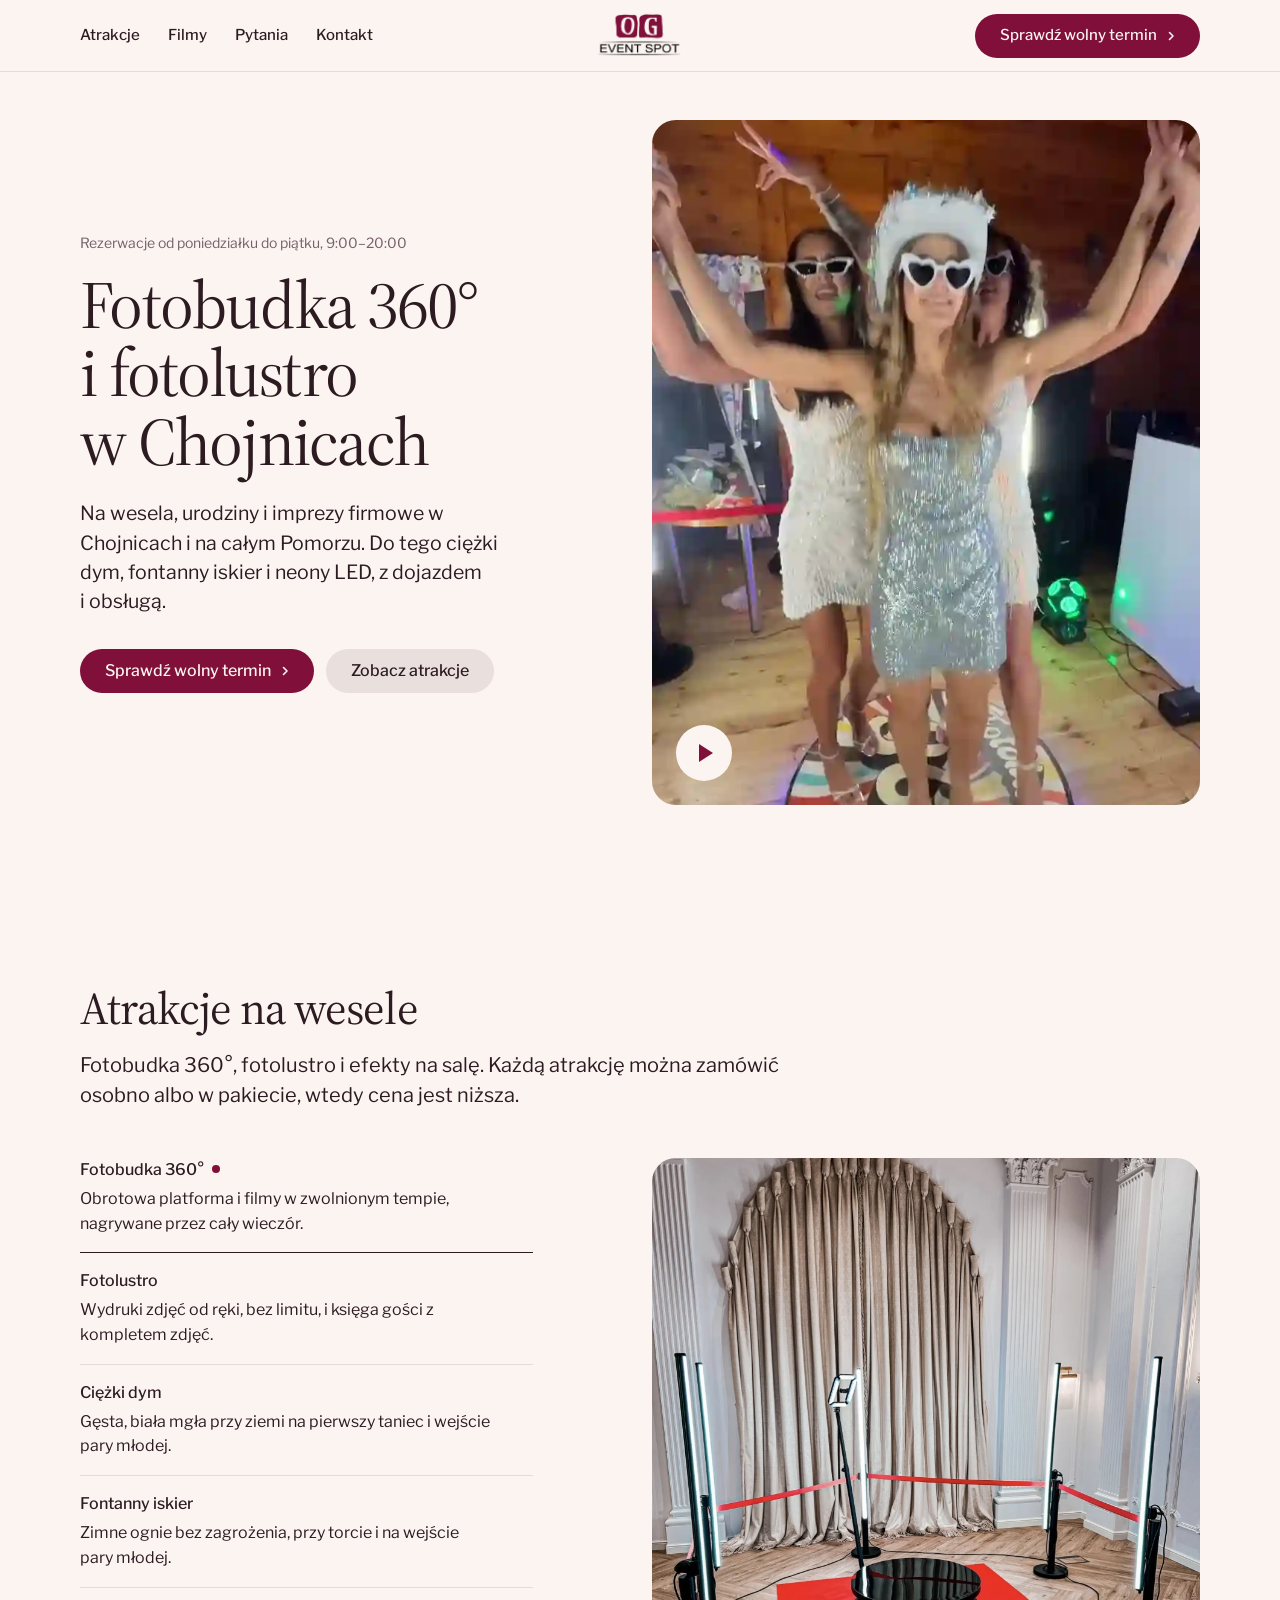
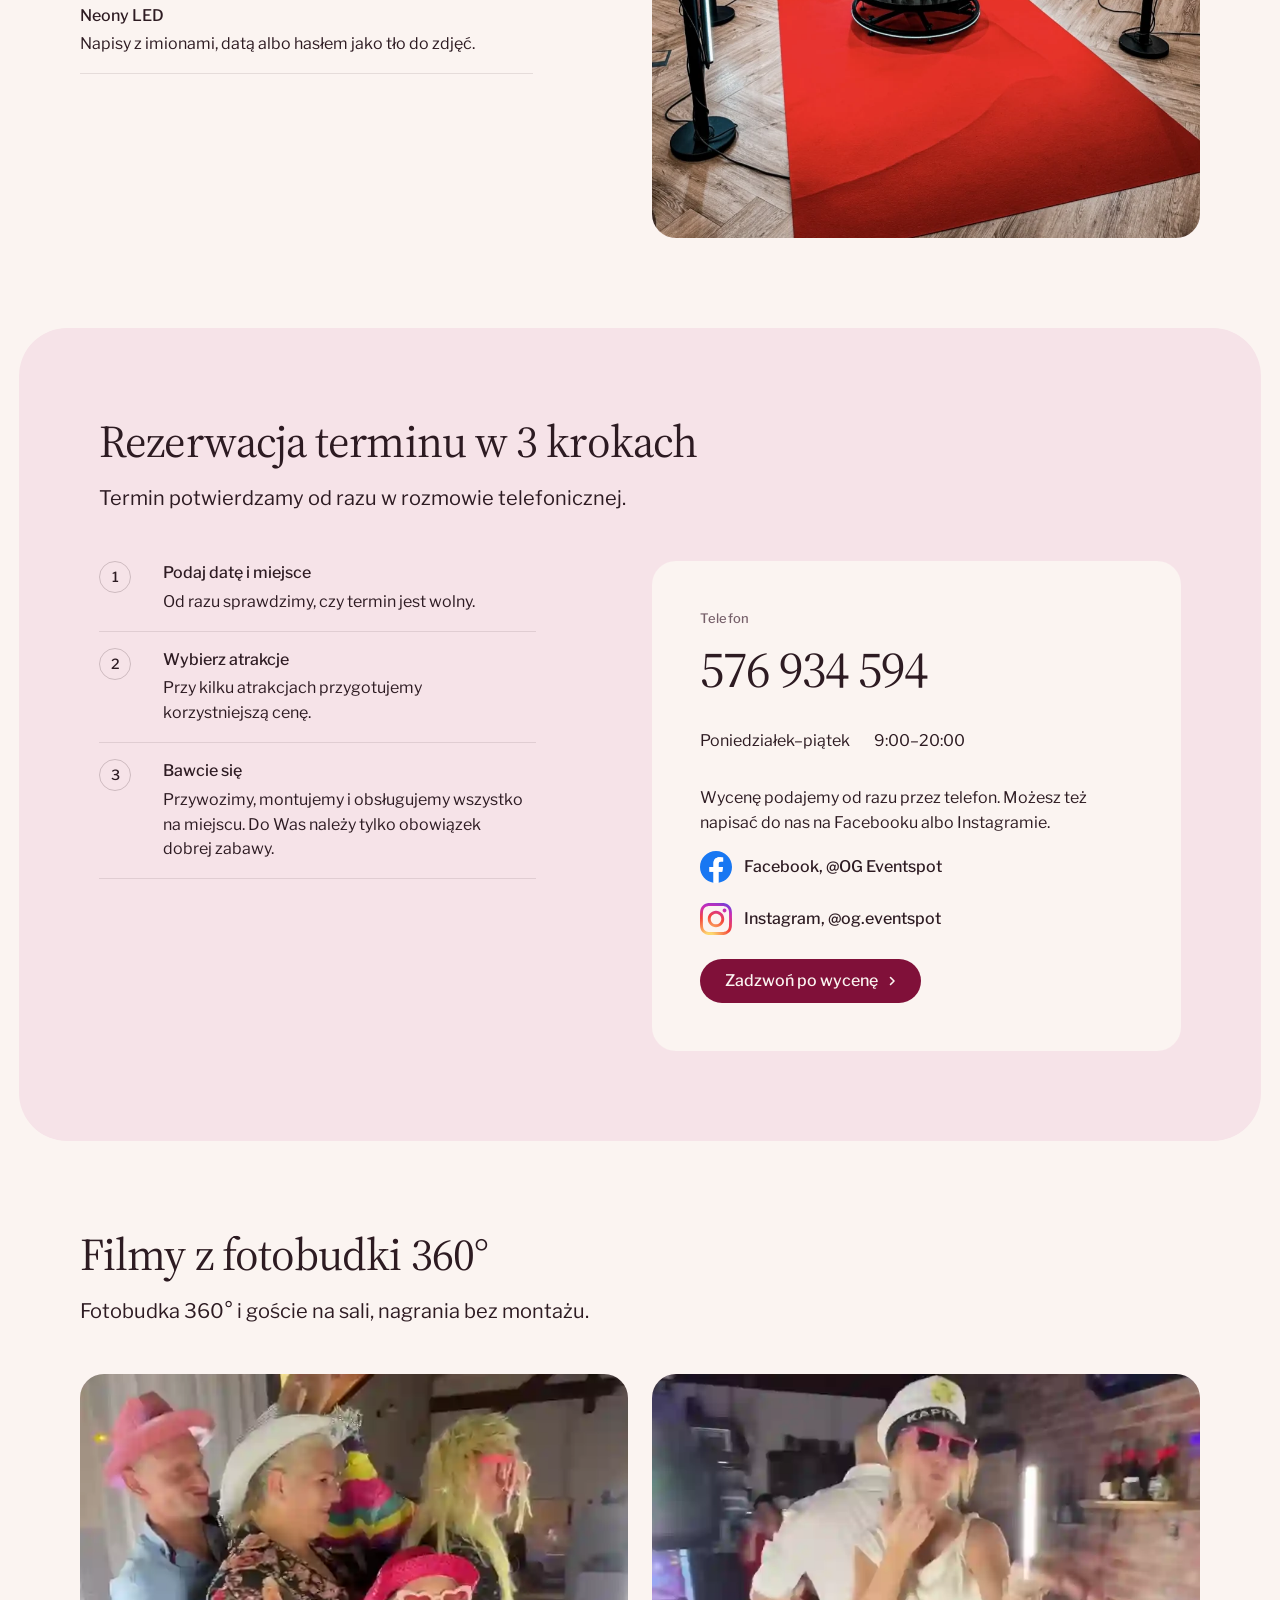
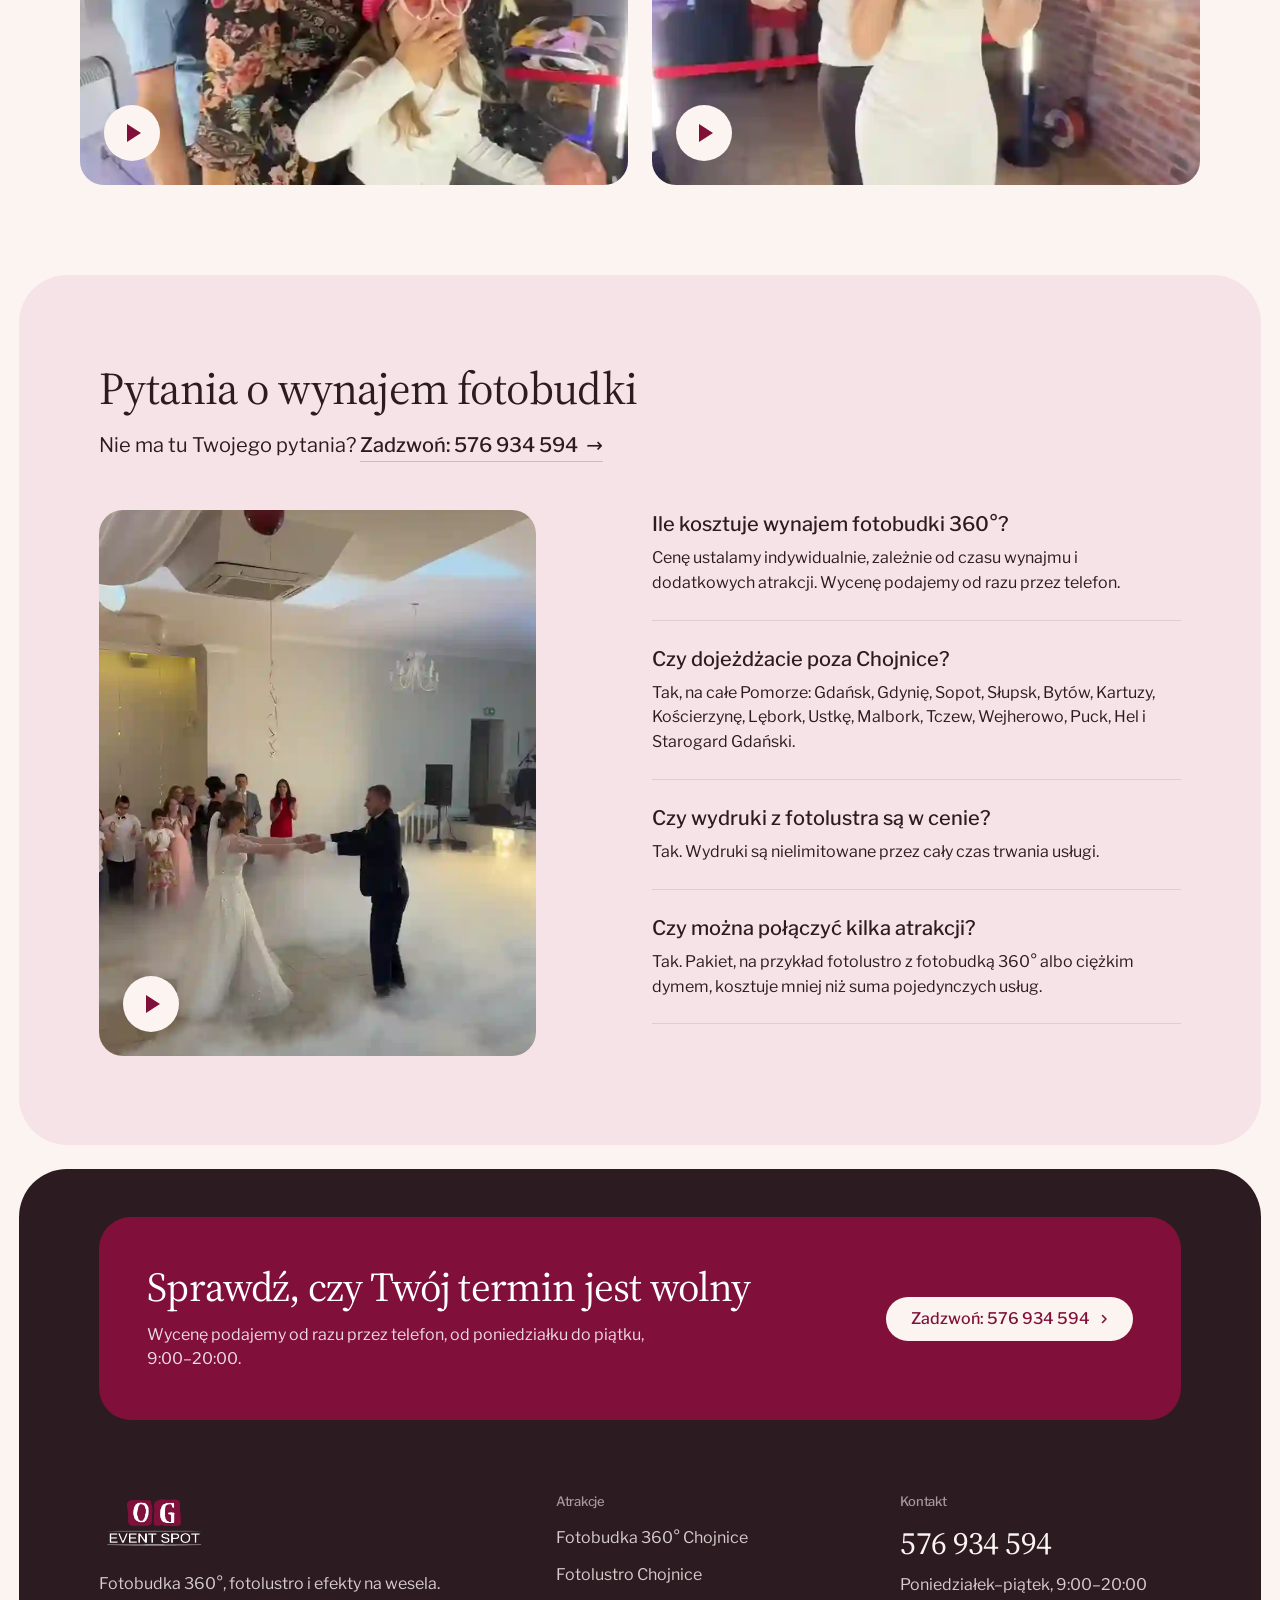
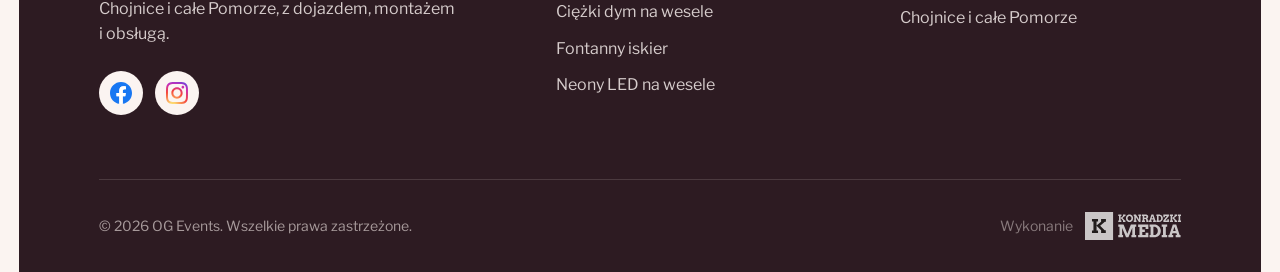
<file: index.html>
<!doctype html>
<html lang="pl" data-type="service" data-radius="round" data-buttons="pill" data-motion>
<head>
<meta charset="utf-8">
<meta name="viewport" content="width=device-width, initial-scale=1, viewport-fit=cover">
<title>Fotobudka Chojnice 360° i fotolustro na wesela | OG Events</title>
<meta name="description" content="Fotobudka 360°, fotolustro, ciężki dym, fontanny iskier i neony LED na wesela w Chojnicach i całym Pomorskiem. Sprawdź wolne terminy: 576 934 594.">
<meta name="site-kind" content="other">
<meta name="page-type" content="service">
<meta name="theme-color" content="#fbf4f1">
<link rel="canonical" href="https://fotobudka-chojnice.pl/">
<meta property="og:type" content="website">
<meta property="og:locale" content="pl_PL">
<meta property="og:site_name" content="OG Events – Fotobudka Chojnice">
<meta property="og:url" content="https://fotobudka-chojnice.pl/">
<meta property="og:title" content="Fotobudka Chojnice 360° i fotolustro na wesela | OG Events">
<meta property="og:description" content="Fotobudka 360°, fotolustro, ciężki dym, fontanny iskier i neony LED na wesela w Chojnicach i całym Pomorskiem. Sprawdź wolne terminy: 576 934 594.">
<meta property="og:image" content="https://fotobudka-chojnice.pl/images/heavysmoke.jpg">
<meta property="og:image:width" content="2048">
<meta property="og:image:height" content="1366">
<meta property="og:image:alt" content="Ciężki dym i fotobudka na weselu w Chojnicach">
<meta name="twitter:card" content="summary_large_image">
<meta name="twitter:title" content="Fotobudka Chojnice 360° i fotolustro na wesela | OG Events">
<meta name="twitter:description" content="Fotobudka 360°, fotolustro, ciężki dym, fontanny iskier i neony LED na wesela w Chojnicach i całym Pomorskiem. Sprawdź wolne terminy: 576 934 594.">
<meta name="twitter:image" content="https://fotobudka-chojnice.pl/images/heavysmoke.jpg">
<link rel="icon" type="image/png" sizes="48x48" href="/images/og-events-logo-prof.png">
<link rel="shortcut icon" href="/favicon.ico">

<link rel="stylesheet" href="/assets/fonts.css">
<link rel="stylesheet" href="/assets/system.css">
<link rel="stylesheet" href="/assets/ui/cards.css">
<link rel="stylesheet" href="/assets/motion/motion.css">
<link rel="stylesheet" href="/assets/layout/layout.css">
<link rel="stylesheet" href="/assets/icons/icon.css">
<style>
:root {
  --p-bg: #fbf4f1; --p-surface: #f6e3e8; --p-ink: #2d1b22; --p-muted: #76606a;
  --p-accent: #801039; --p-accent-ink: #fbf4f1; --p-action: #801039; --p-action-ink: #fbf4f1;
  --p-inv-bg: #2d1b22; --p-inv-surface: #3a282e; --p-inv-ink: #fbf4f1; --p-inv-muted: #a79a9b;
  --p-inv-accent: #fbf4f1; --p-inv-accent-ink: #2d1b22; --p-inv-action: #fbf4f1; --p-inv-action-ink: #2d1b22;
  --font-display: "Source Serif 4", Georgia, serif;
  --font-text: "Libre Franklin", system-ui, sans-serif;
  --display-weight: 400;
  --display-tracking: -0.02em;
  --display-tracking-xl: -0.026em;
}
</style>
<link rel="stylesheet" href="/assets/site.css?v=13">

<script type="application/ld+json">
{
  "@context": "https://schema.org",
  "@type": "LocalBusiness",
  "name": "OG Events - Fotobudka Chojnice",
  "description": "Fotobudka 360, fotolustro, ciężki dym, fontanny iskier i neony LED na wesela w Chojnicach i na Pomorzu",
  "url": "https://fotobudka-chojnice.pl",
  "telephone": "+48 576 934 594",
  "image": "https://fotobudka-chojnice.pl/images/heavysmoke.jpg",
  "address": { "@type": "PostalAddress", "addressLocality": "Chojnice", "addressRegion": "Pomorskie" },
  "openingHours": "Mo-Fr 09:00-20:00",
  "sameAs": ["https://www.facebook.com/profile.php?id=61553668165091", "https://www.instagram.com/og.eventspot/"]
}
</script>
</head>
<body>
<!-- type: service (site-kind other)
     deal: hero split, nav nav-split, close close-photo -> close-word head row without the name (no unused photograph left for the close), footer footer-visit, rhythm space, buttons tonal, mark: the client's own logo
     palette: start.mjs brand with OG Events colours (cream, plum ink, burgundy accent); type: source-serif (Source Serif 4 / Libre Franklin), self-hosted because the server's CSP blocks Google Fonts
     plan: hero (film from a wedding, 1) / atrakcje peek-list (5 services, a photograph each, 1) / rezerwacja steps and phone (booking, 1) / filmy trio of films (1) / faq with cities (1) / footer.closing (1) -->

<header class="nav nav--split">
  <div class="wrap nav__bar">
    <a class="skip" href="#atrakcje">Przejdź do oferty</a>
    <nav class="nav__links" aria-label="Menu główne">
      <div class="nav__item"><a class="nav__link" href="#atrakcje">Atrakcje</a></div>
      <div class="nav__item"><a class="nav__link" href="#filmy">Filmy</a></div>
      <div class="nav__item"><a class="nav__link" href="#faq">Pytania</a></div>
      <div class="nav__item"><a class="nav__link" href="#contact">Kontakt</a></div>
    </nav>
    <a class="nav__logo" href="#top" aria-label="OG Events, strona główna"><img class="nav__logo-img" src="/images/og-events-logo-black.webp" width="397" height="227" alt="OG Events"></a>
    <div class="nav__actions">
      <a class="btn btn--primary" href="#rezerwacja">Sprawdź wolny termin</a>
    </div>
    <button class="nav__toggle" type="button" aria-expanded="false" aria-label="Menu">
      <svg width="18" height="18" viewBox="0 0 18 18" aria-hidden="true"><path d="M2 5h14M2 13h14" stroke="currentColor" stroke-width="1.6" stroke-linecap="round"/></svg>
    </button>
  </div>
</header>

<main id="top">
  <section class="hero hero--split" aria-labelledby="hero-h">
    <div class="wrap"><div class="hero-text grid hero__grid">
      <div class="hero__text span-5">
        <p class="hero__kicker">Rezerwacje od poniedziałku do piątku, 9:00–20:00</p>
        <h1 id="hero-h">Fotobudka 360° i fotolustro w Chojnicach</h1>
        <p class="hero__lead">Na wesela, urodziny i imprezy firmowe w Chojnicach i na całym Pomorzu. Do tego ciężki dym, fontanny iskier i neony LED, z dojazdem i obsługą.</p>
        <div class="btn-row"><a class="btn btn--primary" href="#rezerwacja">Sprawdź wolny termin<svg class="m-arrow" viewBox="0 0 12 12" aria-hidden="true"><path class="m-arrow__stem" d="M1 6h8"/><path class="m-arrow__head" d="M4.5 2.5 8 6l-3.5 3.5"/></svg></a><a class="btn btn--secondary" href="#atrakcje">Zobacz atrakcje</a></div>
      </div>
      <div class="hero__media span-6 start-7 film" data-film>
        <video src="/videos/filmik1s6.webm" poster="/videos/poster_filmik1.webp" muted loop playsinline preload="none" aria-label="Goście w fotobudce 360° na weselu" style="--ly-pos: 50% 40%"></video>
        <button class="film__play" type="button" aria-label="Odtwórz film"><span aria-hidden="true"></span></button>
      </div>
    </div></div>
  </section>

  <section class="section" id="atrakcje" aria-labelledby="atrakcje-h">
    <div class="wrap">
      <div class="section-head">
        <h2 id="atrakcje-h">Atrakcje na wesele</h2>
        <p>Fotobudka 360°, fotolustro i efekty na salę. Każdą atrakcję można zamówić osobno albo w pakiecie, wtedy cena jest niższa.</p>
      </div>
      <div class="grid grid--top fill" data-peek>
        <div class="span-5">
          <ul class="rows">
            <li data-peek-to="360" tabindex="0"><a class="rows__name" href="/fotobudka-360/">Fotobudka 360°</a><p>Obrotowa platforma i filmy w zwolnionym tempie, nagrywane przez cały wieczór.</p></li>
            <li data-peek-to="lustro" tabindex="0"><a class="rows__name" href="/fotolustro/">Fotolustro</a><p>Wydruki zdjęć od ręki, bez limitu, i księga gości z kompletem zdjęć.</p></li>
            <li data-peek-to="dym" tabindex="0"><a class="rows__name" href="/ciezki-dym/">Ciężki dym</a><p>Gęsta, biała mgła przy ziemi na pierwszy taniec i wejście pary młodej.</p></li>
            <li data-peek-to="iskry" tabindex="0"><a class="rows__name" href="/fontanny-iskier/">Fontanny iskier</a><p>Zimne ognie bez zagrożenia, przy torcie i na wejście pary młodej.</p></li>
            <li data-peek-to="neony" tabindex="0"><a class="rows__name" href="/neony-led/">Neony LED</a><p>Napisy z imionami, datą albo hasłem jako tło do zdjęć.</p></li>
          </ul>
        </div>
        <div class="frame frame--photo frame--fill span-6 start-7">
          <img class="frame__img" data-peek-for="360" src="/images/360.webp" width="908" height="1259" alt="Fotobudka 360° z oświetleniem na czerwonym dywanie">
          <img class="frame__img" data-peek-for="lustro" src="/images/mirror.webp" width="1536" height="2048" alt="Fotolustro z rekwizytami na sali weselnej" hidden>
          <img class="frame__img" data-peek-for="dym" src="/images/heavysmoke.webp" width="2048" height="1366" alt="Para młoda tańczy w ciężkim dymie" hidden>
          <img class="frame__img" data-peek-for="iskry" src="/images/fountain.webp" width="2048" height="1536" alt="Fontanny iskier podczas pierwszego tańca" hidden>
          <img class="frame__img" data-peek-for="neony" src="/images/neons.webp" width="2000" height="1500" alt="Neonowy napis LED nad stołem pary młodej" hidden>
        </div>
      </div>
    </div>
  </section>

  <section class="section band" id="rezerwacja" aria-labelledby="rezerwacja-h">
    <div class="wrap">
      <div class="section-head">
        <h2 id="rezerwacja-h">Rezerwacja terminu w 3 krokach</h2>
        <p>Termin potwierdzamy od razu w rozmowie telefonicznej.</p>
      </div>
      <div class="grid grid--top fill">
        <div class="span-5">
          <ol class="rows steps-rows">
            <li><span class="step-num">1</span><span class="rows__name">Podaj datę i miejsce</span><p>Od razu sprawdzimy, czy termin jest wolny.</p></li>
            <li><span class="step-num">2</span><span class="rows__name">Wybierz atrakcje</span><p>Przy kilku atrakcjach przygotujemy korzystniejszą cenę.</p></li>
            <li><span class="step-num">3</span><span class="rows__name">Bawcie się</span><p>Przywozimy, montujemy i obsługujemy wszystko na miejscu. Do Was należy tylko obowiązek dobrej zabawy.</p></li>
          </ol>
        </div>
        <div class="span-6 start-7 booking">
          <p class="t-label muted">Telefon</p>
          <a class="booking__phone" href="tel:+48576934594">576 934 594</a>
          <dl class="hours"><dt>Poniedziałek–piątek</dt><dd>9:00–20:00</dd></dl>
          <p>Wycenę podajemy od razu przez telefon. Możesz też napisać do nas na Facebooku albo Instagramie.</p>
          <ul class="booking__apps">
            <li><a href="https://www.facebook.com/profile.php?id=61553668165091" target="_blank" rel="noopener"><img class="ic ic-32" src="/assets/icons/logos-facebook.svg" alt="" width="32" height="32"><span>Facebook, @OG Eventspot</span></a></li>
            <li><a href="https://www.instagram.com/og.eventspot/" target="_blank" rel="noopener"><img class="ic ic-32" src="/assets/icons/instagram-colour.svg" alt="" width="32" height="32"><span>Instagram, @og.eventspot</span></a></li>
          </ul>
          <div class="btn-row"><a class="btn btn--primary" href="tel:+48576934594">Zadzwoń po wycenę</a></div>
        </div>
      </div>
    </div>
  </section>

  <section class="section" id="filmy" aria-labelledby="filmy-h">
    <div class="wrap">
      <div class="section-head">
        <h2 id="filmy-h">Filmy z fotobudki 360°</h2>
        <p>Fotobudka 360° i goście na sali, nagrania bez montażu.</p>
      </div>
      <div class="grid fill">
        <div class="frame frame--photo span-6 film film--card" data-film>
          <video src="/videos/filmik2.webm" poster="/videos/poster_filmik2.webp" muted loop playsinline preload="none" aria-label="Goście z rekwizytami w fotobudce"></video>
          <button class="film__play" type="button" aria-label="Odtwórz film"><span aria-hidden="true"></span></button>
        </div>
        <div class="frame frame--photo span-6 start-7 film film--card" data-film>
          <video src="/videos/filmik3.webm" poster="/videos/poster_filmik3.webp" muted loop playsinline preload="none" aria-label="Gość pozuje na platformie 360°"></video>
          <button class="film__play" type="button" aria-label="Odtwórz film"><span aria-hidden="true"></span></button>
        </div>
      </div>
    </div>
  </section>

  <section class="section band" id="faq" aria-labelledby="faq-h" itemscope itemtype="https://schema.org/FAQPage">
    <div class="wrap">
      <div class="section-head">
        <h2 id="faq-h">Pytania o wynajem fotobudki</h2>
        <p>Nie ma tu Twojego pytania? <a class="link" href="tel:+48576934594">Zadzwoń: 576 934 594</a></p>
      </div>
      <div class="grid grid--top fill">
        <div class="frame frame--photo span-5 film film--faq" data-film>
          <video src="/videos/filmik4.webm" poster="/videos/poster_filmik4.webp" muted loop playsinline preload="none" aria-label="Pierwszy taniec na sali weselnej"></video>
          <button class="film__play" type="button" aria-label="Odtwórz film"><span aria-hidden="true"></span></button>
        </div>
        <div class="faq span-6 start-7">
          <div class="faq__item" itemscope itemprop="mainEntity" itemtype="https://schema.org/Question">
            <h3 itemprop="name">Ile kosztuje wynajem fotobudki 360°?</h3>
            <div itemscope itemprop="acceptedAnswer" itemtype="https://schema.org/Answer"><p itemprop="text">Cenę ustalamy indywidualnie, zależnie od czasu wynajmu i dodatkowych atrakcji. Wycenę podajemy od razu przez telefon.</p></div>
          </div>
          <div class="faq__item" itemscope itemprop="mainEntity" itemtype="https://schema.org/Question">
            <h3 itemprop="name">Czy dojeżdżacie poza Chojnice?</h3>
            <div itemscope itemprop="acceptedAnswer" itemtype="https://schema.org/Answer"><p itemprop="text">Tak, na całe Pomorze: Gdańsk, Gdynię, Sopot, Słupsk, Bytów, Kartuzy, Kościerzynę, Lębork, Ustkę, Malbork, Tczew, Wejherowo, Puck, Hel i Starogard Gdański.</p></div>
          </div>
          <div class="faq__item" itemscope itemprop="mainEntity" itemtype="https://schema.org/Question">
            <h3 itemprop="name">Czy wydruki z fotolustra są w cenie?</h3>
            <div itemscope itemprop="acceptedAnswer" itemtype="https://schema.org/Answer"><p itemprop="text">Tak. Wydruki są nielimitowane przez cały czas trwania usługi.</p></div>
          </div>
          <div class="faq__item" itemscope itemprop="mainEntity" itemtype="https://schema.org/Question">
            <h3 itemprop="name">Czy można połączyć kilka atrakcji?</h3>
            <div itemscope itemprop="acceptedAnswer" itemtype="https://schema.org/Answer"><p itemprop="text">Tak. Pakiet, na przykład fotolustro z fotobudką 360° albo ciężkim dymem, kosztuje mniej niż suma pojedynczych usług.</p></div>
          </div>
      </div>
    </div>
  </section>
</main>

<footer class="site-foot" id="contact" aria-labelledby="close-h">
  <div class="wrap">
    <div class="foot-cta">
      <div>
        <h2 id="close-h">Sprawdź, czy Twój termin jest wolny</h2>
        <p>Wycenę podajemy od razu przez telefon, od poniedziałku do piątku, 9:00–20:00.</p>
      </div>
      <a class="btn btn--primary foot-cta__btn" href="tel:+48576934594">Zadzwoń: 576 934 594</a>
    </div>

    <div class="foot-grid">
      <div class="foot-col foot-col--brand">
        <a href="/" aria-label="OG Events, strona główna"><img class="foot-logo" src="/images/og-events-logo-white.webp" width="397" height="227" alt="OG Events" loading="lazy"></a>
        <p>Fotobudka 360°, fotolustro i efekty na wesela. Chojnice i całe Pomorze, z dojazdem, montażem i obsługą.</p>
        <div class="foot-social">
          <a href="https://www.facebook.com/profile.php?id=61553668165091" target="_blank" rel="noopener" aria-label="OG Events na Facebooku"><img src="/assets/icons/logos-facebook.svg" alt="" width="22" height="22"></a>
          <a href="https://www.instagram.com/og.eventspot/" target="_blank" rel="noopener" aria-label="OG Events na Instagramie"><img src="/assets/icons/instagram-colour.svg" alt="" width="22" height="22"></a>
        </div>
      </div>
      <nav class="foot-col" aria-label="Atrakcje">
        <h3>Atrakcje</h3>
        <ul>
          <li><a href="/fotobudka-360/">Fotobudka 360° Chojnice</a></li>
          <li><a href="/fotolustro/">Fotolustro Chojnice</a></li>
          <li><a href="/ciezki-dym/">Ciężki dym na wesele</a></li>
          <li><a href="/fontanny-iskier/">Fontanny iskier</a></li>
          <li><a href="/neony-led/">Neony LED na wesele</a></li>
        </ul>
      </nav>
      <div class="foot-col">
        <h3>Kontakt</h3>
        <a class="foot-phone" href="tel:+48576934594">576 934 594</a>
        <p>Poniedziałek–piątek, 9:00–20:00</p>
        <p>Chojnice i całe Pomorze</p>
      </div>
    </div>

    <div class="foot-legal">
      <span>© <span data-year>2026</span> OG Events. Wszelkie prawa zastrzeżone.</span>
      <a class="foot-credit" href="https://konradzki-media-app.vercel.app/" target="_blank" rel="noopener" aria-label="Strona wykonana przez Konradzki Media"><span>Wykonanie</span><img src="/images/logo-konradzkimedia.svg" width="102" height="30" alt="Konradzki Media" loading="lazy"></a>
    </div>
  </div>
</footer>

<script type="module" src="/assets/system.js"></script>
<script type="module" src="/assets/motion/motion.js"></script>
<script type="module" src="/assets/layout/layout.js"></script>
<script src="/assets/site.js?v=3" defer></script>
</body>
</html>
</file>
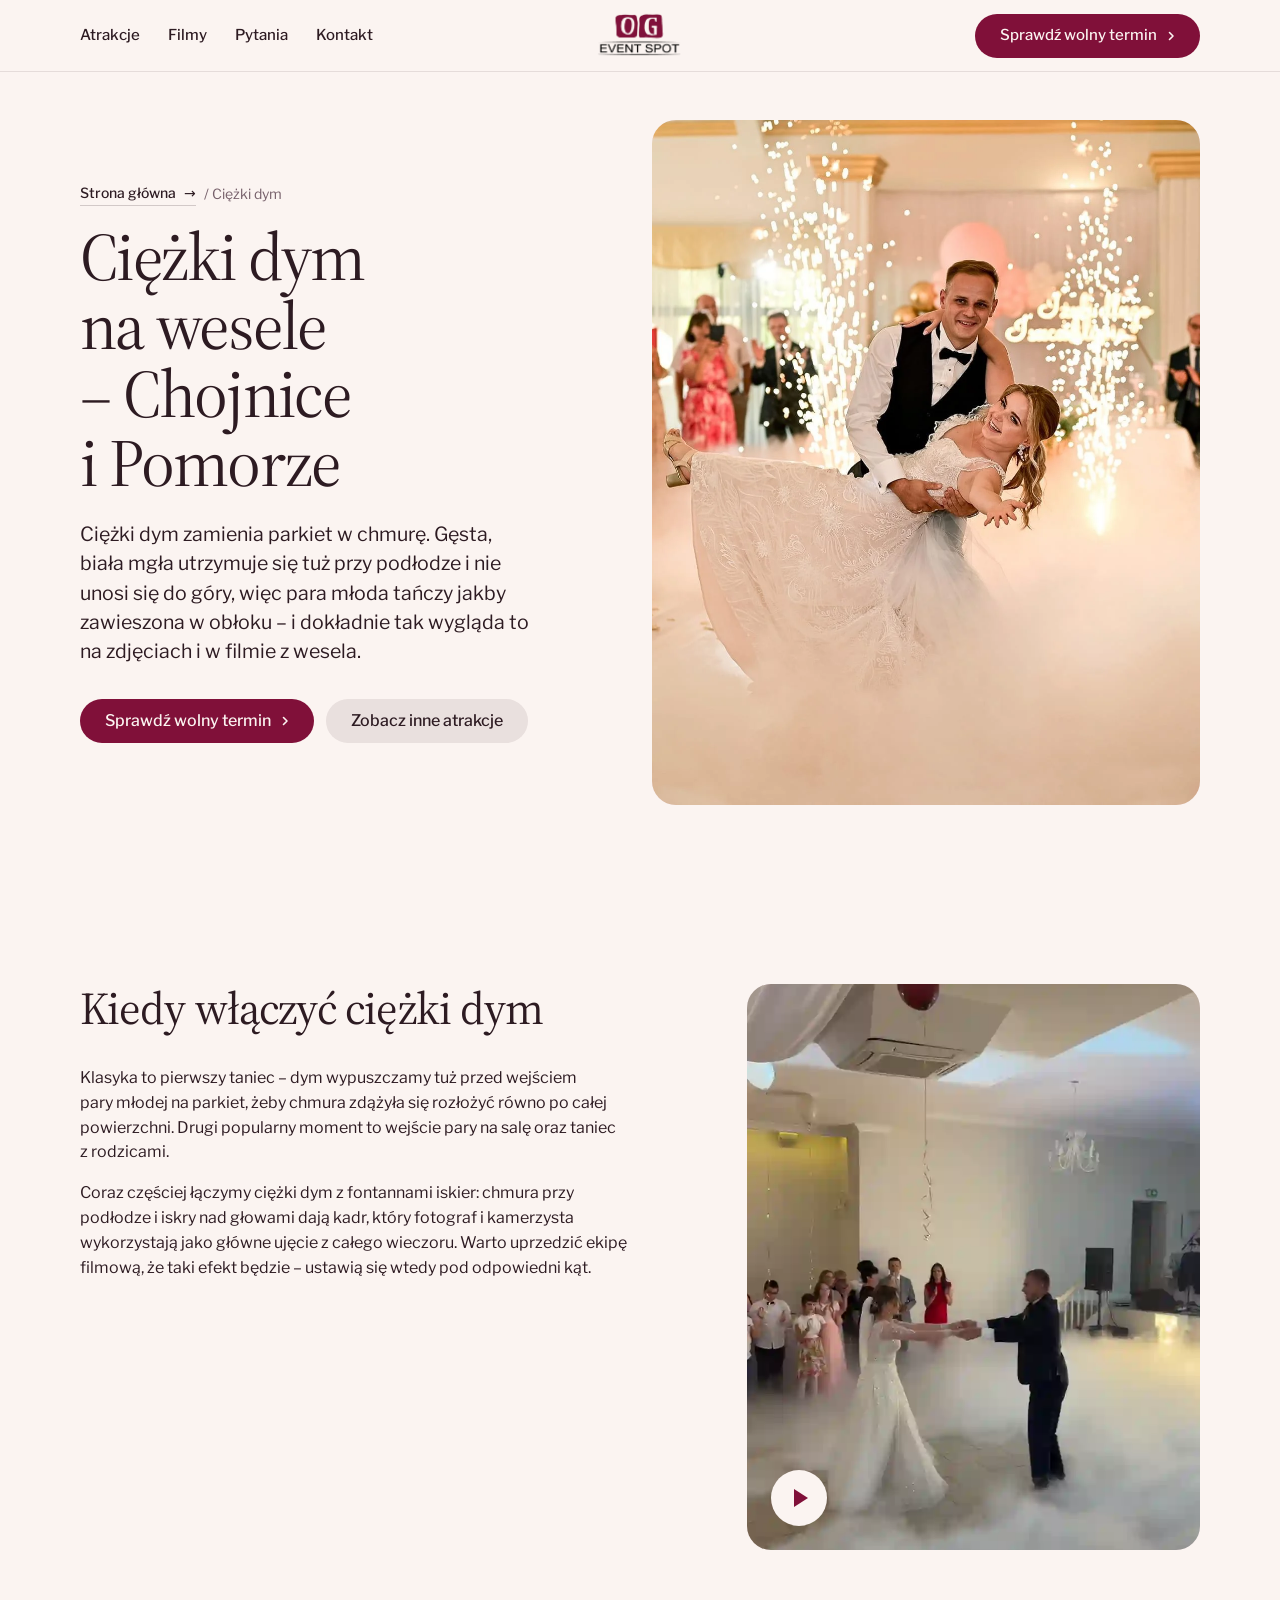
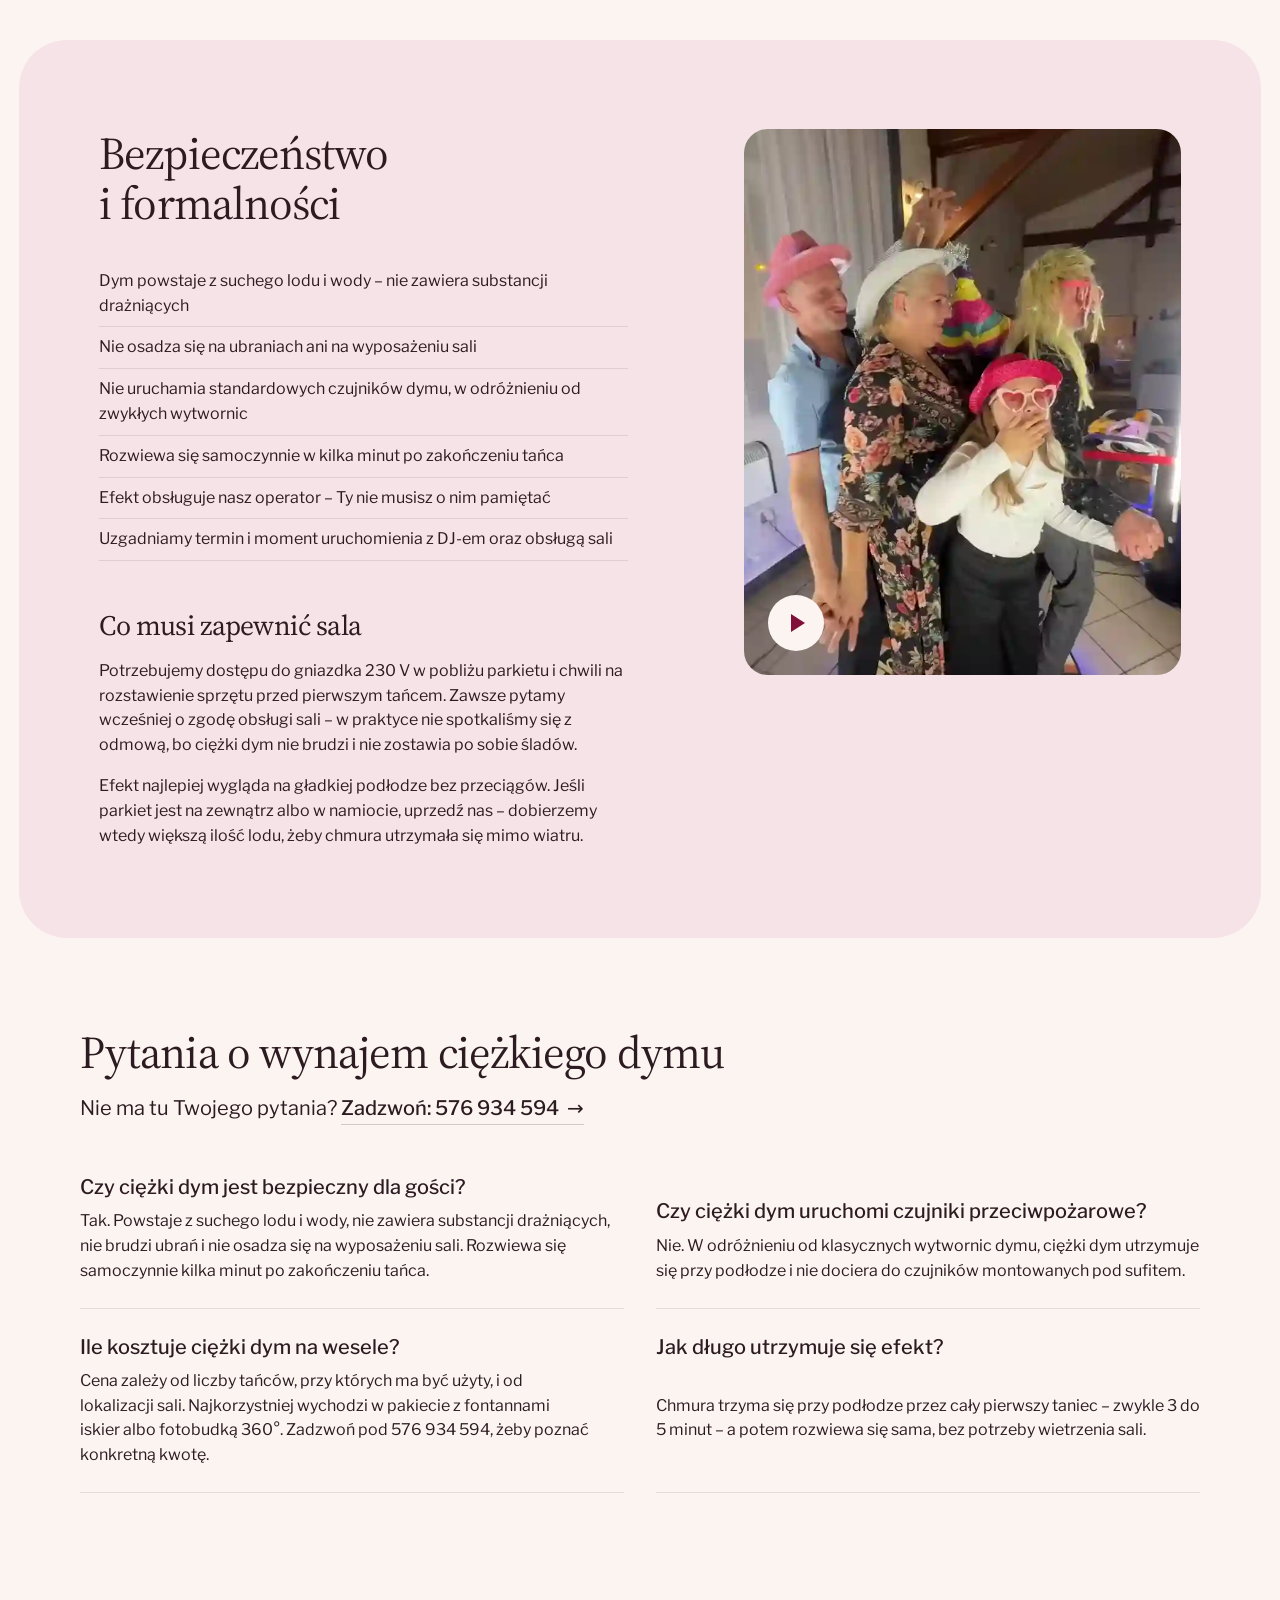
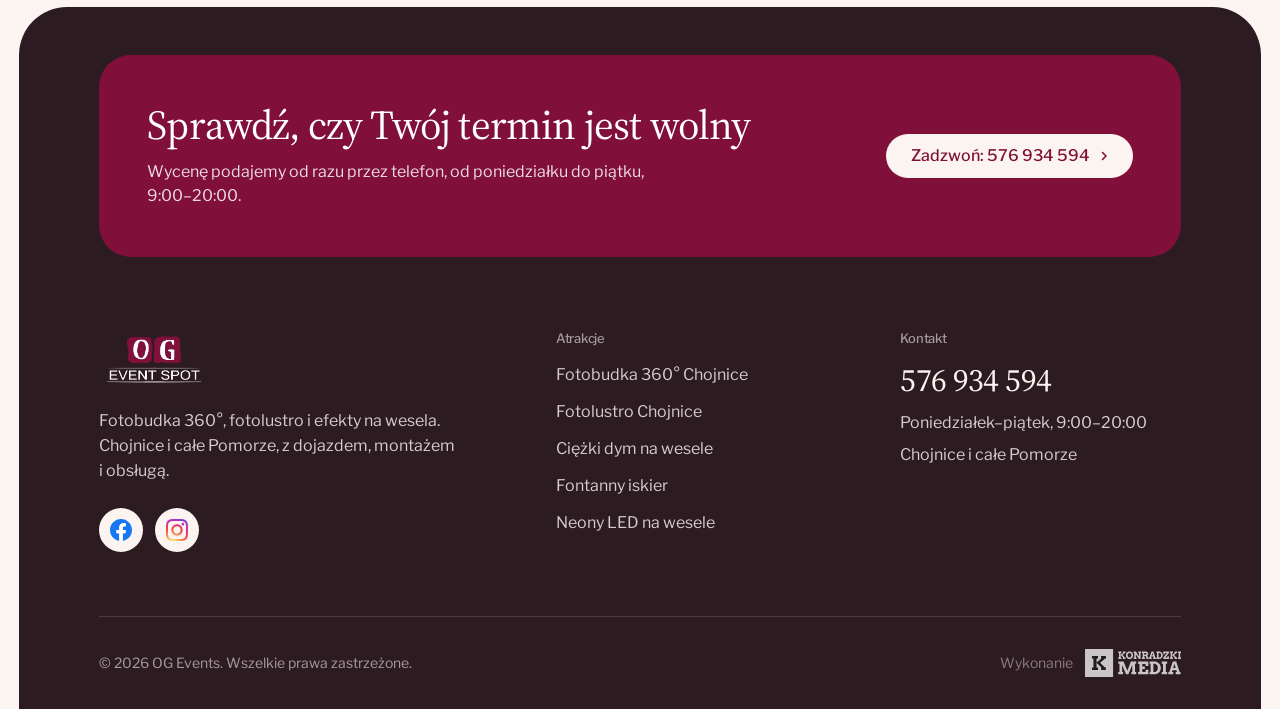
<file: ciezki-dym/index.html>
<!doctype html>
<html lang="pl" data-type="service" data-radius="round" data-buttons="pill" data-motion>
	<head>
		<meta charset="UTF-8" />
		<meta name="viewport" content="width=device-width, initial-scale=1, viewport-fit=cover" />
		<meta name="site-kind" content="other" />
		<meta name="page-type" content="service" />
		<meta name="description" content="Ciężki dym na pierwszy taniec w Chojnicach i na Pomorzu. Efekt chmury przy podłodze, bezpieczny dla gości i sali. Sprawdź terminy: 576 934 594." />
		<meta name="theme-color" content="#fbf4f1" />
		<title>Ciężki dym na wesele – Chojnice i Pomorze | OG Events</title>

		<link rel="canonical" href="https://fotobudka-chojnice.pl/ciezki-dym/" />

		<meta property="og:type" content="website" />
		<meta property="og:locale" content="pl_PL" />
		<meta property="og:site_name" content="OG Events – Fotobudka Chojnice" />
		<meta property="og:url" content="https://fotobudka-chojnice.pl/ciezki-dym/" />
		<meta property="og:title" content="Ciężki dym na wesele – Chojnice i Pomorze | OG Events" />
		<meta property="og:description" content="Ciężki dym na pierwszy taniec w Chojnicach i na Pomorzu. Efekt chmury przy podłodze, bezpieczny dla gości i sali. Sprawdź terminy: 576 934 594." />
		<meta property="og:image" content="https://fotobudka-chojnice.pl/images/heavysmoke.jpg" />
		<meta property="og:image:width" content="2048" />
		<meta property="og:image:height" content="1366" />
		<meta property="og:image:alt" content="Ciężki dym podczas pierwszego tańca na weselu" />

		<meta name="twitter:card" content="summary_large_image" />
		<meta name="twitter:title" content="Ciężki dym na wesele – Chojnice i Pomorze | OG Events" />
		<meta name="twitter:description" content="Ciężki dym na pierwszy taniec w Chojnicach i na Pomorzu. Efekt chmury przy podłodze, bezpieczny dla gości i sali. Sprawdź terminy: 576 934 594." />
		<meta name="twitter:image" content="https://fotobudka-chojnice.pl/images/heavysmoke.jpg" />

		<link
			rel="icon"
			type="image/png"
			sizes="48x48"
			href="/images/og-events-logo-prof.png"
		/>
		<link rel="shortcut icon" href="/favicon.ico" />
<link rel="stylesheet" href="/assets/fonts.css">
<link rel="stylesheet" href="/assets/system.css">
<link rel="stylesheet" href="/assets/ui/cards.css">
<link rel="stylesheet" href="/assets/motion/motion.css">
<link rel="stylesheet" href="/assets/layout/layout.css">
<link rel="stylesheet" href="/assets/icons/icon.css">
<style>
:root {
  --p-bg: #fbf4f1; --p-surface: #f6e3e8; --p-ink: #2d1b22; --p-muted: #76606a;
  --p-accent: #801039; --p-accent-ink: #fbf4f1; --p-action: #801039; --p-action-ink: #fbf4f1;
  --p-inv-bg: #2d1b22; --p-inv-surface: #3a282e; --p-inv-ink: #fbf4f1; --p-inv-muted: #a79a9b;
  --p-inv-accent: #fbf4f1; --p-inv-accent-ink: #2d1b22; --p-inv-action: #fbf4f1; --p-inv-action-ink: #2d1b22;
  --font-display: "Source Serif 4", Georgia, serif;
  --font-text: "Libre Franklin", system-ui, sans-serif;
  --display-weight: 400;
  --display-tracking: -0.02em;
  --display-tracking-xl: -0.026em;
}
</style>
<link rel="stylesheet" href="/assets/site.css?v=13">

<script type="application/ld+json">
			{
			 "@context": "https://schema.org",
			 "@type": "Service",
			 "name": "Ciężki dym – Chojnice i Pomorskie",
			 "serviceType": "Ciężki dym",
			 "description": "Ciężki dym na pierwszy taniec w Chojnicach i na Pomorzu. Efekt chmury przy podłodze, bezpieczny dla gości i sali. Sprawdź terminy: 576 934 594.",
			 "url": "https://fotobudka-chojnice.pl/ciezki-dym/",
			 "image": "https://fotobudka-chojnice.pl/images/heavysmoke.jpg",
			 "areaServed": [
			  {
			   "@type": "City",
			   "name": "Chojnice"
			  },
			  {
			   "@type": "City",
			   "name": "Człuchów"
			  },
			  {
			   "@type": "City",
			   "name": "Tuchola"
			  },
			  {
			   "@type": "City",
			   "name": "Kościerzyna"
			  },
			  {
			   "@type": "City",
			   "name": "Bytów"
			  },
			  {
			   "@type": "City",
			   "name": "Kartuzy"
			  },
			  {
			   "@type": "City",
			   "name": "Gdańsk"
			  },
			  {
			   "@type": "City",
			   "name": "Gdynia"
			  },
			  {
			   "@type": "City",
			   "name": "Sopot"
			  },
			  {
			   "@type": "City",
			   "name": "Starogard Gdański"
			  },
			  {
			   "@type": "City",
			   "name": "Tczew"
			  },
			  {
			   "@type": "City",
			   "name": "Słupsk"
			  }
			 ],
			 "provider": {
			  "@type": "LocalBusiness",
			  "name": "OG Events - Fotobudka Chojnice",
			  "url": "https://fotobudka-chojnice.pl/",
			  "telephone": "576 934 594",
			  "address": {
			   "@type": "PostalAddress",
			   "addressLocality": "Chojnice",
			   "addressRegion": "Pomorskie",
			   "addressCountry": "PL"
			  }
			 }
			}
		</script>
<script type="application/ld+json">
			{
			 "@context": "https://schema.org",
			 "@type": "FAQPage",
			 "mainEntity": [
			  {
			   "@type": "Question",
			   "name": "Czy ciężki dym jest bezpieczny dla gości?",
			   "acceptedAnswer": {
			    "@type": "Answer",
			    "text": "Tak. Powstaje z suchego lodu i wody, nie zawiera substancji drażniących, nie brudzi ubrań i nie osadza się na wyposażeniu sali. Rozwiewa się samoczynnie kilka minut po zakończeniu tańca."
			   }
			  },
			  {
			   "@type": "Question",
			   "name": "Czy ciężki dym uruchomi czujniki przeciwpożarowe?",
			   "acceptedAnswer": {
			    "@type": "Answer",
			    "text": "Nie. W odróżnieniu od klasycznych wytwornic dymu, ciężki dym utrzymuje się przy podłodze i nie dociera do czujników montowanych pod sufitem."
			   }
			  },
			  {
			   "@type": "Question",
			   "name": "Ile kosztuje ciężki dym na wesele?",
			   "acceptedAnswer": {
			    "@type": "Answer",
			    "text": "Cena zależy od liczby tańców, przy których ma być użyty, i od lokalizacji sali. Najkorzystniej wychodzi w pakiecie z fontannami iskier albo fotobudką 360°. Zadzwoń pod 576 934 594, żeby poznać konkretną kwotę."
			   }
			  },
			  {
			   "@type": "Question",
			   "name": "Jak długo utrzymuje się efekt?",
			   "acceptedAnswer": {
			    "@type": "Answer",
			    "text": "Chmura trzyma się przy podłodze przez cały pierwszy taniec – zwykle 3 do 5 minut – a potem rozwiewa się sama, bez potrzeby wietrzenia sali."
			   }
			  }
			 ]
			}
		</script>
<script type="application/ld+json">
			{
			 "@context": "https://schema.org",
			 "@type": "BreadcrumbList",
			 "itemListElement": [
			  {
			   "@type": "ListItem",
			   "position": 1,
			   "name": "Strona główna",
			   "item": "https://fotobudka-chojnice.pl/"
			  },
			  {
			   "@type": "ListItem",
			   "position": 2,
			   "name": "Ciężki dym",
			   "item": "https://fotobudka-chojnice.pl/ciezki-dym/"
			  }
			 ]
			}
		</script>
</head>
<body>
<!-- type: service (site-kind other), a service page of fotobudka-chojnice.pl with the home page's deal:
     hero split, nav-split, close-word head row, footer-visit, rhythm space, buttons tonal -->

<header class="nav nav--split">
  <div class="wrap nav__bar">
    <a class="skip" href="#tresc">Przejdź do oferty</a>
    <nav class="nav__links" aria-label="Menu główne">
      <div class="nav__item"><a class="nav__link" href="/#atrakcje">Atrakcje</a></div>
      <div class="nav__item"><a class="nav__link" href="/#filmy">Filmy</a></div>
      <div class="nav__item"><a class="nav__link" href="/#faq">Pytania</a></div>
      <div class="nav__item"><a class="nav__link" href="#contact">Kontakt</a></div>
    </nav>
    <a class="nav__logo" href="/" aria-label="OG Events, strona główna"><img class="nav__logo-img" src="/images/og-events-logo-black.webp" width="397" height="227" alt="OG Events"></a>
    <div class="nav__actions">
      <a class="btn btn--primary" href="/#rezerwacja">Sprawdź wolny termin</a>
    </div>
    <button class="nav__toggle" type="button" aria-expanded="false" aria-label="Menu">
      <svg width="18" height="18" viewBox="0 0 18 18" aria-hidden="true"><path d="M2 5h14M2 13h14" stroke="currentColor" stroke-width="1.6" stroke-linecap="round"/></svg>
    </button>
  </div>
</header>

<main id="tresc">
  <section class="hero hero--split" aria-labelledby="hero-h">
    <div class="wrap"><div class="hero-text grid hero__grid">
      <div class="hero__text span-5">
        <p class="hero__kicker"><a class="link" href="/">Strona główna</a> / Ciężki dym</p>
        <h1 id="hero-h">Ciężki dym na wesele – Chojnice i Pomorze</h1>
        <p class="hero__lead">Ciężki dym zamienia parkiet w chmurę. Gęsta, biała mgła utrzymuje się tuż przy podłodze i nie unosi się do góry, więc para młoda tańczy jakby zawieszona w obłoku – i dokładnie tak wygląda to na zdjęciach i w filmie z wesela.</p>
        <div class="btn-row"><a class="btn btn--primary" href="/#rezerwacja">Sprawdź wolny termin<svg class="m-arrow" viewBox="0 0 12 12" aria-hidden="true"><path class="m-arrow__stem" d="M1 6h8"/><path class="m-arrow__head" d="M4.5 2.5 8 6l-3.5 3.5"/></svg></a><a class="btn btn--secondary" href="/#atrakcje">Zobacz inne atrakcje</a></div>
      </div>
      <div class="hero__media span-6 start-7">
        <img src="/images/heavysmoke.webp" width="2048" height="1366" alt="Ciężki dym podczas pierwszego tańca na weselu" fetchpriority="high">
      </div>
    </div></div>
  </section>

  <section class="section" id="opis" aria-labelledby="opis-h">
    <div class="wrap">
      <div class="grid grid--top fill">
        <div class="span-6 prose">
          <h2 id="opis-h">Kiedy włączyć ciężki dym</h2>
          <p>Klasyka to pierwszy taniec – dym wypuszczamy tuż przed wejściem pary młodej na parkiet, żeby chmura zdążyła się rozłożyć równo po całej powierzchni. Drugi popularny moment to wejście pary na salę oraz taniec z rodzicami.</p>
          <p>Coraz częściej łączymy ciężki dym z fontannami iskier: chmura przy podłodze i iskry nad głowami dają kadr, który fotograf i kamerzysta wykorzystają jako główne ujęcie z całego wieczoru. Warto uprzedzić ekipę filmową, że taki efekt będzie – ustawią się wtedy pod odpowiedni kąt.</p>
        </div>
        <div class="frame frame--photo span-5 start-8 film film--sub" data-film>
          <video src="/videos/filmik4.webm" poster="/videos/poster_filmik4.webp" muted loop playsinline preload="none" aria-label="Pierwszy taniec na sali weselnej"></video>
          <button class="film__play" type="button" aria-label="Odtwórz film"><span aria-hidden="true"></span></button>
        </div>
      </div>
    </div>
  </section>

  <section class="section band" id="zakres" aria-labelledby="zakres-h">
    <div class="wrap">
      <div class="grid grid--top fill">
        <div class="span-6 prose">
          <h2 id="zakres-h">Bezpieczeństwo i formalności</h2>
          <ul class="list-plain">
          <li>Dym powstaje z suchego lodu i wody – nie zawiera substancji drażniących</li>
          <li>Nie osadza się na ubraniach ani na wyposażeniu sali</li>
          <li>Nie uruchamia standardowych czujników dymu, w odróżnieniu od zwykłych wytwornic</li>
          <li>Rozwiewa się samoczynnie w kilka minut po zakończeniu tańca</li>
          <li>Efekt obsługuje nasz operator – Ty nie musisz o nim pamiętać</li>
          <li>Uzgadniamy termin i moment uruchomienia z DJ-em oraz obsługą sali</li>
          </ul>
          <h3>Co musi zapewnić sala</h3>
          <p>Potrzebujemy dostępu do gniazdka 230 V w pobliżu parkietu i chwili na rozstawienie sprzętu przed pierwszym tańcem. Zawsze pytamy wcześniej o zgodę obsługi sali – w praktyce nie spotkaliśmy się z odmową, bo ciężki dym nie brudzi i nie zostawia po sobie śladów.</p>
          <p>Efekt najlepiej wygląda na gładkiej podłodze bez przeciągów. Jeśli parkiet jest na zewnątrz albo w namiocie, uprzedź nas – dobierzemy wtedy większą ilość lodu, żeby chmura utrzymała się mimo wiatru.</p>
        </div>
        <div class="frame frame--photo span-5 start-8 film film--sub" data-film>
          <video src="/videos/filmik2.webm" poster="/videos/poster_filmik2.webp" muted loop playsinline preload="none" aria-label="Goście z rekwizytami w fotobudce"></video>
          <button class="film__play" type="button" aria-label="Odtwórz film"><span aria-hidden="true"></span></button>
        </div>
      </div>
    </div>
  </section>

  <section class="section" id="faq" aria-labelledby="faq-h" itemscope itemtype="https://schema.org/FAQPage">
    <div class="wrap">
      <div class="section-head">
        <h2 id="faq-h">Pytania o wynajem ciężkiego dymu</h2>
        <p>Nie ma tu Twojego pytania? <a class="link" href="tel:+48576934594">Zadzwoń: 576 934 594</a></p>
      </div>
      <div class="faq">
          <div class="faq__item" itemscope itemprop="mainEntity" itemtype="https://schema.org/Question">
            <h3 itemprop="name">Czy ciężki dym jest bezpieczny dla gości?</h3>
            <div itemscope itemprop="acceptedAnswer" itemtype="https://schema.org/Answer"><p itemprop="text">Tak. Powstaje z suchego lodu i wody, nie zawiera substancji drażniących, nie brudzi ubrań i nie osadza się na wyposażeniu sali. Rozwiewa się samoczynnie kilka minut po zakończeniu tańca.</p></div>
          </div>
          <div class="faq__item" itemscope itemprop="mainEntity" itemtype="https://schema.org/Question">
            <h3 itemprop="name">Czy ciężki dym uruchomi czujniki przeciwpożarowe?</h3>
            <div itemscope itemprop="acceptedAnswer" itemtype="https://schema.org/Answer"><p itemprop="text">Nie. W odróżnieniu od klasycznych wytwornic dymu, ciężki dym utrzymuje się przy podłodze i nie dociera do czujników montowanych pod sufitem.</p></div>
          </div>
          <div class="faq__item" itemscope itemprop="mainEntity" itemtype="https://schema.org/Question">
            <h3 itemprop="name">Ile kosztuje ciężki dym na wesele?</h3>
            <div itemscope itemprop="acceptedAnswer" itemtype="https://schema.org/Answer"><p itemprop="text">Cena zależy od liczby tańców, przy których ma być użyty, i od lokalizacji sali. Najkorzystniej wychodzi w pakiecie z fontannami iskier albo fotobudką 360°. Zadzwoń pod 576 934 594, żeby poznać konkretną kwotę.</p></div>
          </div>
          <div class="faq__item" itemscope itemprop="mainEntity" itemtype="https://schema.org/Question">
            <h3 itemprop="name">Jak długo utrzymuje się efekt?</h3>
            <div itemscope itemprop="acceptedAnswer" itemtype="https://schema.org/Answer"><p itemprop="text">Chmura trzyma się przy podłodze przez cały pierwszy taniec – zwykle 3 do 5 minut – a potem rozwiewa się sama, bez potrzeby wietrzenia sali.</p></div>
          </div>
      </div>
    </div>
  </section>
</main>

<footer class="site-foot" id="contact" aria-labelledby="close-h">
  <div class="wrap">
    <div class="foot-cta">
      <div>
        <h2 id="close-h">Sprawdź, czy Twój termin jest wolny</h2>
        <p>Wycenę podajemy od razu przez telefon, od poniedziałku do piątku, 9:00–20:00.</p>
      </div>
      <a class="btn btn--primary foot-cta__btn" href="tel:+48576934594">Zadzwoń: 576 934 594</a>
    </div>

    <div class="foot-grid">
      <div class="foot-col foot-col--brand">
        <a href="/" aria-label="OG Events, strona główna"><img class="foot-logo" src="/images/og-events-logo-white.webp" width="397" height="227" alt="OG Events" loading="lazy"></a>
        <p>Fotobudka 360°, fotolustro i efekty na wesela. Chojnice i całe Pomorze, z dojazdem, montażem i obsługą.</p>
        <div class="foot-social">
          <a href="https://www.facebook.com/profile.php?id=61553668165091" target="_blank" rel="noopener" aria-label="OG Events na Facebooku"><img src="/assets/icons/logos-facebook.svg" alt="" width="22" height="22"></a>
          <a href="https://www.instagram.com/og.eventspot/" target="_blank" rel="noopener" aria-label="OG Events na Instagramie"><img src="/assets/icons/instagram-colour.svg" alt="" width="22" height="22"></a>
        </div>
      </div>
      <nav class="foot-col" aria-label="Atrakcje">
        <h3>Atrakcje</h3>
        <ul>
          <li><a href="/fotobudka-360/">Fotobudka 360° Chojnice</a></li>
          <li><a href="/fotolustro/">Fotolustro Chojnice</a></li>
          <li><a href="/ciezki-dym/">Ciężki dym na wesele</a></li>
          <li><a href="/fontanny-iskier/">Fontanny iskier</a></li>
          <li><a href="/neony-led/">Neony LED na wesele</a></li>
        </ul>
      </nav>
      <div class="foot-col">
        <h3>Kontakt</h3>
        <a class="foot-phone" href="tel:+48576934594">576 934 594</a>
        <p>Poniedziałek–piątek, 9:00–20:00</p>
        <p>Chojnice i całe Pomorze</p>
      </div>
    </div>

    <div class="foot-legal">
      <span>© <span data-year>2026</span> OG Events. Wszelkie prawa zastrzeżone.</span>
      <a class="foot-credit" href="https://konradzki-media-app.vercel.app/" target="_blank" rel="noopener" aria-label="Strona wykonana przez Konradzki Media"><span>Wykonanie</span><img src="/images/logo-konradzkimedia.svg" width="102" height="30" alt="Konradzki Media" loading="lazy"></a>
    </div>
  </div>
</footer>

<script type="module" src="/assets/system.js"></script>
<script type="module" src="/assets/motion/motion.js"></script>
<script type="module" src="/assets/layout/layout.js"></script>
<script src="/assets/site.js?v=3" defer></script>
</body>
</html>
</file>
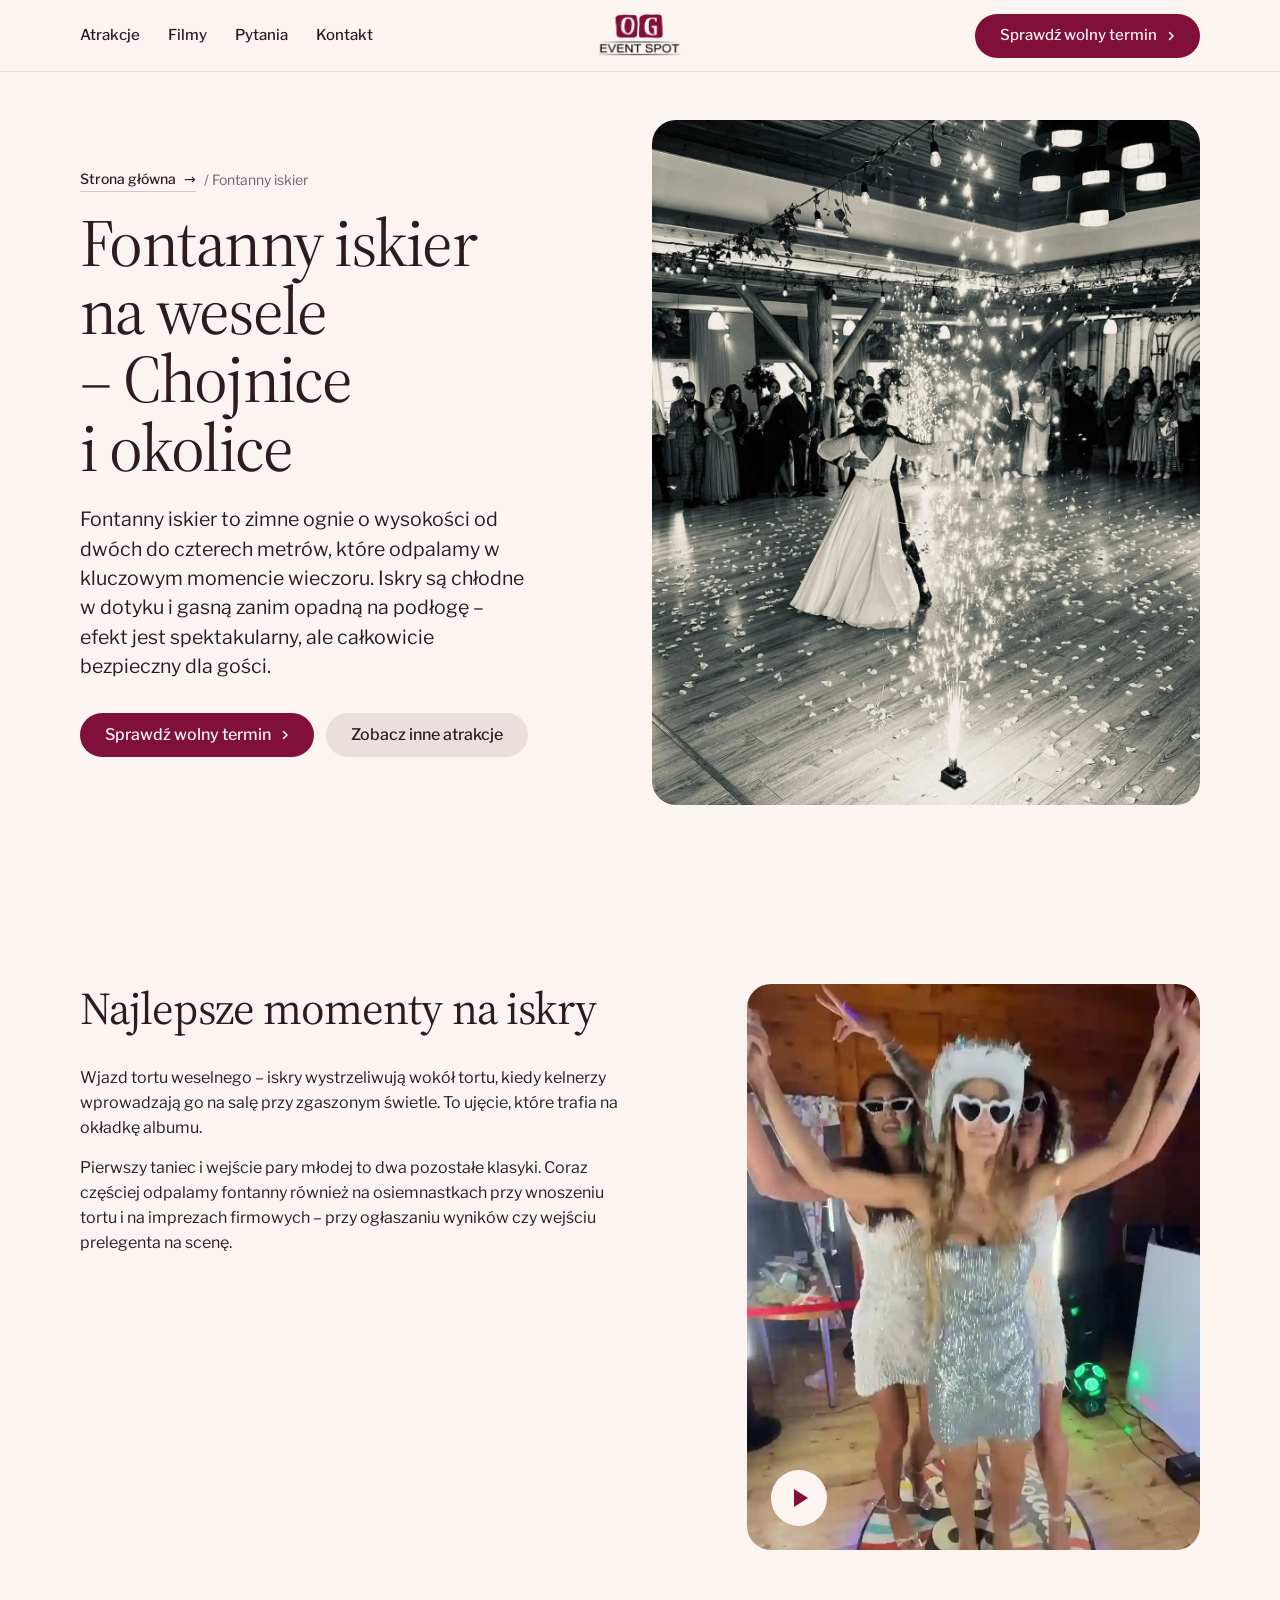
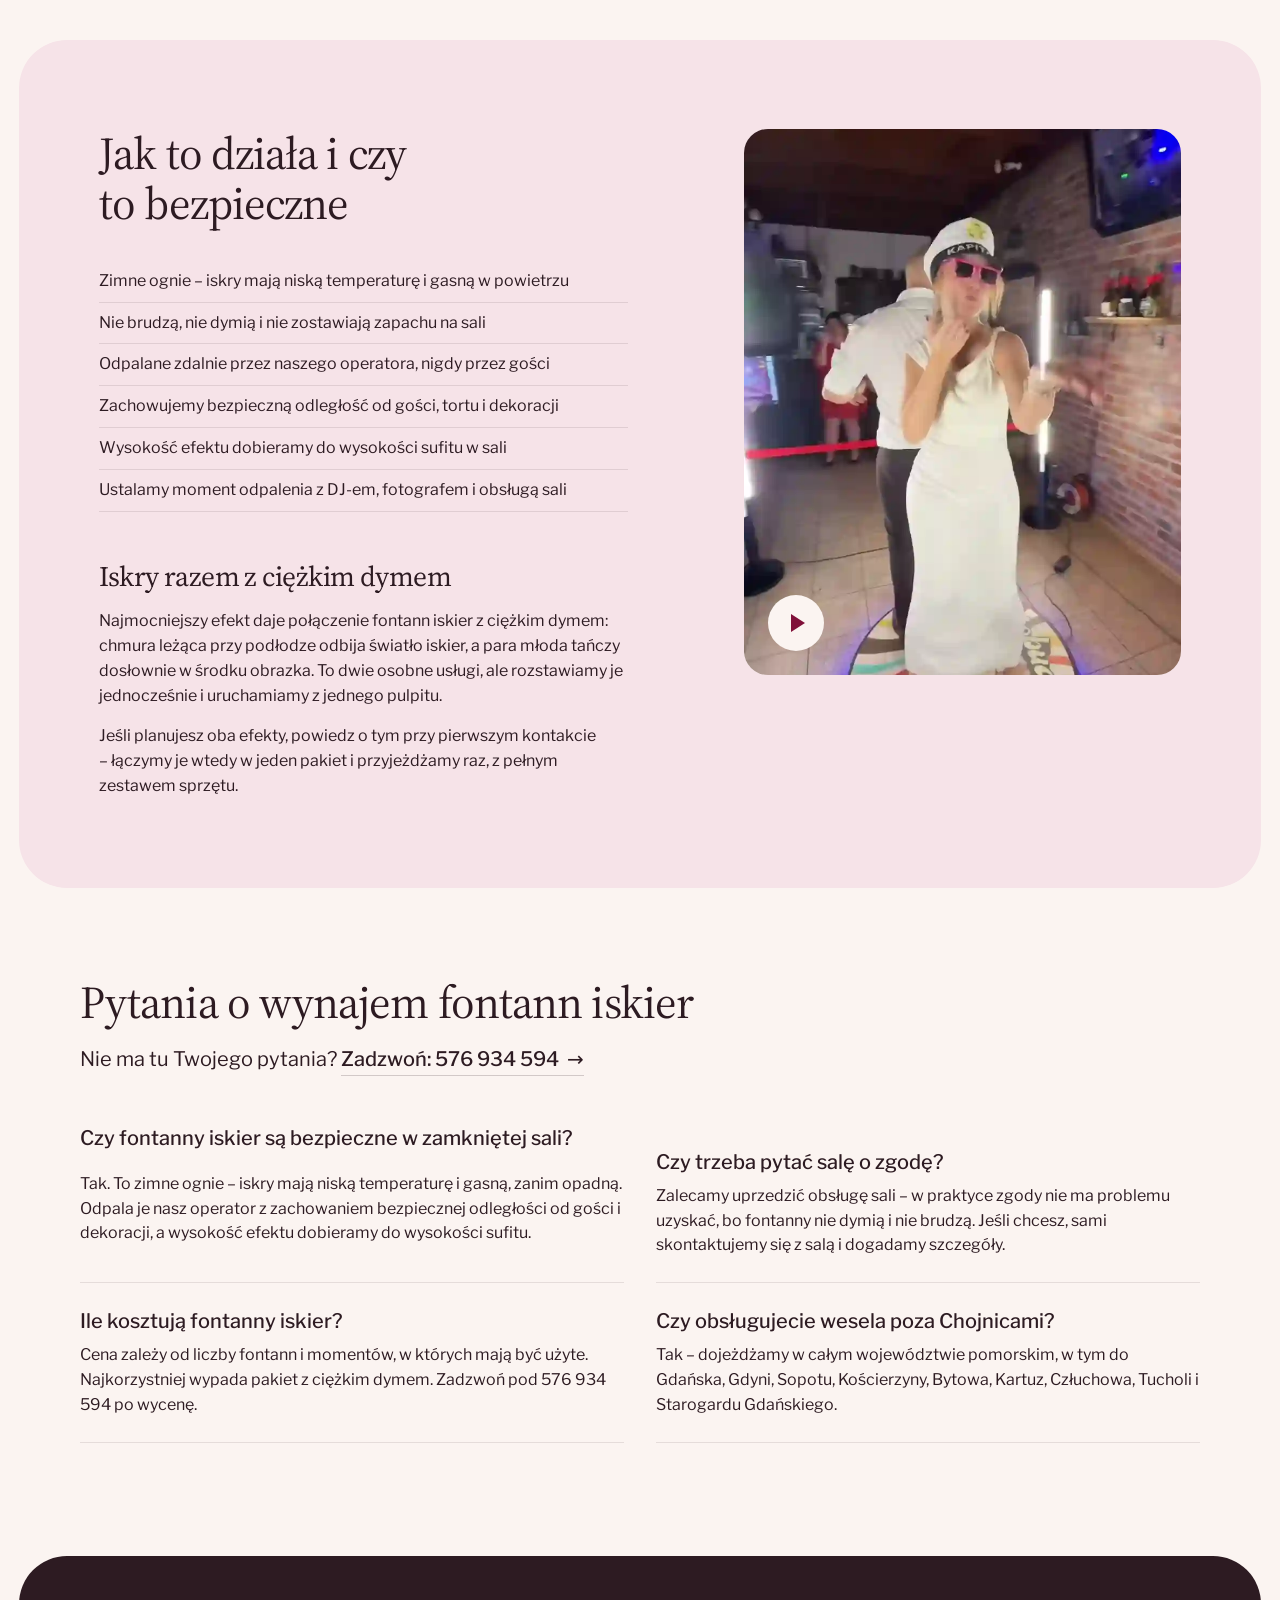
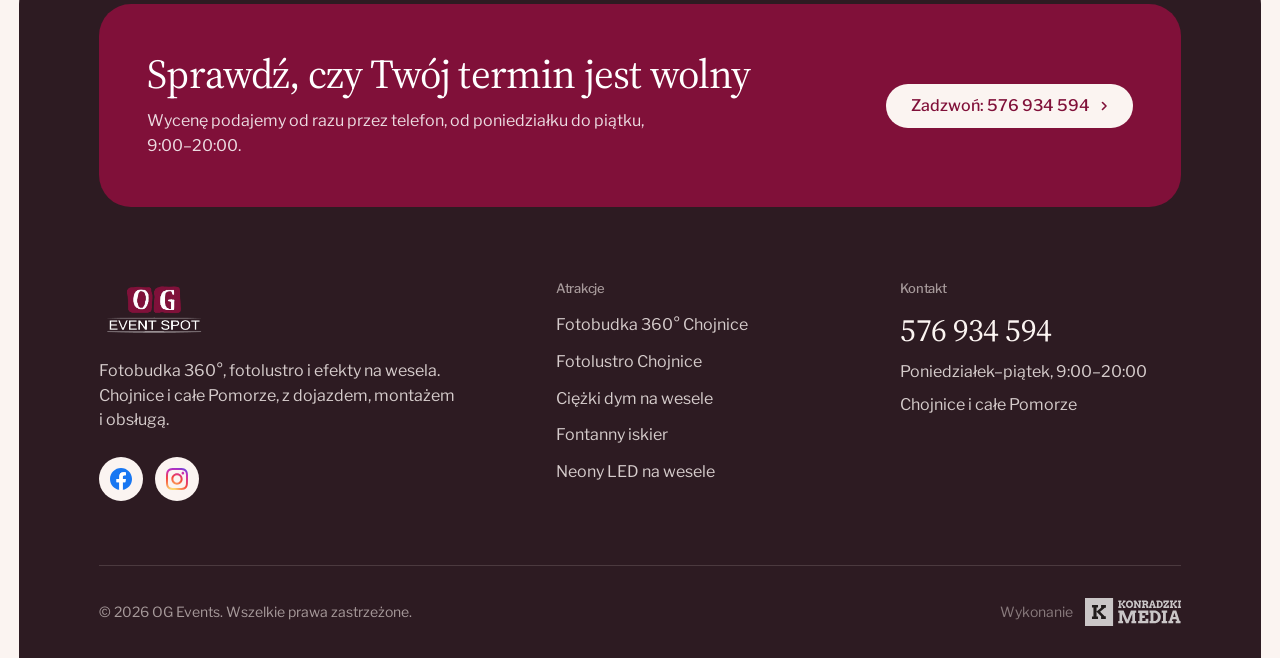
<file: fontanny-iskier/index.html>
<!doctype html>
<html lang="pl" data-type="service" data-radius="round" data-buttons="pill" data-motion>
	<head>
		<meta charset="UTF-8" />
		<meta name="viewport" content="width=device-width, initial-scale=1, viewport-fit=cover" />
		<meta name="site-kind" content="other" />
		<meta name="page-type" content="service" />
		<meta name="description" content="Zimne ognie i fontanny iskier na wesele w Chojnicach i na Pomorzu. Bezpieczny efekt na tort, pierwszy taniec i wejście pary. Tel. 576 934 594." />
		<meta name="theme-color" content="#fbf4f1" />
		<title>Fontanny iskier na wesele – Chojnice | OG Events</title>

		<link rel="canonical" href="https://fotobudka-chojnice.pl/fontanny-iskier/" />

		<meta property="og:type" content="website" />
		<meta property="og:locale" content="pl_PL" />
		<meta property="og:site_name" content="OG Events – Fotobudka Chojnice" />
		<meta property="og:url" content="https://fotobudka-chojnice.pl/fontanny-iskier/" />
		<meta property="og:title" content="Fontanny iskier na wesele – Chojnice | OG Events" />
		<meta property="og:description" content="Zimne ognie i fontanny iskier na wesele w Chojnicach i na Pomorzu. Bezpieczny efekt na tort, pierwszy taniec i wejście pary. Tel. 576 934 594." />
		<meta property="og:image" content="https://fotobudka-chojnice.pl/images/fountain.jpg" />
		<meta property="og:image:width" content="2048" />
		<meta property="og:image:height" content="1536" />
		<meta property="og:image:alt" content="Fontanny iskier podczas wesela w Chojnicach" />

		<meta name="twitter:card" content="summary_large_image" />
		<meta name="twitter:title" content="Fontanny iskier na wesele – Chojnice | OG Events" />
		<meta name="twitter:description" content="Zimne ognie i fontanny iskier na wesele w Chojnicach i na Pomorzu. Bezpieczny efekt na tort, pierwszy taniec i wejście pary. Tel. 576 934 594." />
		<meta name="twitter:image" content="https://fotobudka-chojnice.pl/images/fountain.jpg" />

		<link
			rel="icon"
			type="image/png"
			sizes="48x48"
			href="/images/og-events-logo-prof.png"
		/>
		<link rel="shortcut icon" href="/favicon.ico" />
<link rel="stylesheet" href="/assets/fonts.css">
<link rel="stylesheet" href="/assets/system.css">
<link rel="stylesheet" href="/assets/ui/cards.css">
<link rel="stylesheet" href="/assets/motion/motion.css">
<link rel="stylesheet" href="/assets/layout/layout.css">
<link rel="stylesheet" href="/assets/icons/icon.css">
<style>
:root {
  --p-bg: #fbf4f1; --p-surface: #f6e3e8; --p-ink: #2d1b22; --p-muted: #76606a;
  --p-accent: #801039; --p-accent-ink: #fbf4f1; --p-action: #801039; --p-action-ink: #fbf4f1;
  --p-inv-bg: #2d1b22; --p-inv-surface: #3a282e; --p-inv-ink: #fbf4f1; --p-inv-muted: #a79a9b;
  --p-inv-accent: #fbf4f1; --p-inv-accent-ink: #2d1b22; --p-inv-action: #fbf4f1; --p-inv-action-ink: #2d1b22;
  --font-display: "Source Serif 4", Georgia, serif;
  --font-text: "Libre Franklin", system-ui, sans-serif;
  --display-weight: 400;
  --display-tracking: -0.02em;
  --display-tracking-xl: -0.026em;
}
</style>
<link rel="stylesheet" href="/assets/site.css?v=13">

<script type="application/ld+json">
			{
			 "@context": "https://schema.org",
			 "@type": "Service",
			 "name": "Fontanny iskier – Chojnice i Pomorskie",
			 "serviceType": "Fontanny iskier",
			 "description": "Zimne ognie i fontanny iskier na wesele w Chojnicach i na Pomorzu. Bezpieczny efekt na tort, pierwszy taniec i wejście pary. Tel. 576 934 594.",
			 "url": "https://fotobudka-chojnice.pl/fontanny-iskier/",
			 "image": "https://fotobudka-chojnice.pl/images/fountain.jpg",
			 "areaServed": [
			  {
			   "@type": "City",
			   "name": "Chojnice"
			  },
			  {
			   "@type": "City",
			   "name": "Człuchów"
			  },
			  {
			   "@type": "City",
			   "name": "Tuchola"
			  },
			  {
			   "@type": "City",
			   "name": "Kościerzyna"
			  },
			  {
			   "@type": "City",
			   "name": "Bytów"
			  },
			  {
			   "@type": "City",
			   "name": "Kartuzy"
			  },
			  {
			   "@type": "City",
			   "name": "Gdańsk"
			  },
			  {
			   "@type": "City",
			   "name": "Gdynia"
			  },
			  {
			   "@type": "City",
			   "name": "Sopot"
			  },
			  {
			   "@type": "City",
			   "name": "Starogard Gdański"
			  },
			  {
			   "@type": "City",
			   "name": "Tczew"
			  },
			  {
			   "@type": "City",
			   "name": "Słupsk"
			  }
			 ],
			 "provider": {
			  "@type": "LocalBusiness",
			  "name": "OG Events - Fotobudka Chojnice",
			  "url": "https://fotobudka-chojnice.pl/",
			  "telephone": "576 934 594",
			  "address": {
			   "@type": "PostalAddress",
			   "addressLocality": "Chojnice",
			   "addressRegion": "Pomorskie",
			   "addressCountry": "PL"
			  }
			 }
			}
		</script>
<script type="application/ld+json">
			{
			 "@context": "https://schema.org",
			 "@type": "FAQPage",
			 "mainEntity": [
			  {
			   "@type": "Question",
			   "name": "Czy fontanny iskier są bezpieczne w zamkniętej sali?",
			   "acceptedAnswer": {
			    "@type": "Answer",
			    "text": "Tak. To zimne ognie – iskry mają niską temperaturę i gasną, zanim opadną. Odpala je nasz operator z zachowaniem bezpiecznej odległości od gości i dekoracji, a wysokość efektu dobieramy do wysokości sufitu."
			   }
			  },
			  {
			   "@type": "Question",
			   "name": "Czy trzeba pytać salę o zgodę?",
			   "acceptedAnswer": {
			    "@type": "Answer",
			    "text": "Zalecamy uprzedzić obsługę sali – w praktyce zgody nie ma problemu uzyskać, bo fontanny nie dymią i nie brudzą. Jeśli chcesz, sami skontaktujemy się z salą i dogadamy szczegóły."
			   }
			  },
			  {
			   "@type": "Question",
			   "name": "Ile kosztują fontanny iskier?",
			   "acceptedAnswer": {
			    "@type": "Answer",
			    "text": "Cena zależy od liczby fontann i momentów, w których mają być użyte. Najkorzystniej wypada pakiet z ciężkim dymem. Zadzwoń pod 576 934 594 po wycenę."
			   }
			  },
			  {
			   "@type": "Question",
			   "name": "Czy obsługujecie wesela poza Chojnicami?",
			   "acceptedAnswer": {
			    "@type": "Answer",
			    "text": "Tak – dojeżdżamy w całym województwie pomorskim, w tym do Gdańska, Gdyni, Sopotu, Kościerzyny, Bytowa, Kartuz, Człuchowa, Tucholi i Starogardu Gdańskiego."
			   }
			  }
			 ]
			}
		</script>
<script type="application/ld+json">
			{
			 "@context": "https://schema.org",
			 "@type": "BreadcrumbList",
			 "itemListElement": [
			  {
			   "@type": "ListItem",
			   "position": 1,
			   "name": "Strona główna",
			   "item": "https://fotobudka-chojnice.pl/"
			  },
			  {
			   "@type": "ListItem",
			   "position": 2,
			   "name": "Fontanny iskier",
			   "item": "https://fotobudka-chojnice.pl/fontanny-iskier/"
			  }
			 ]
			}
		</script>
</head>
<body>
<!-- type: service (site-kind other), a service page of fotobudka-chojnice.pl with the home page's deal:
     hero split, nav-split, close-word head row, footer-visit, rhythm space, buttons tonal -->

<header class="nav nav--split">
  <div class="wrap nav__bar">
    <a class="skip" href="#tresc">Przejdź do oferty</a>
    <nav class="nav__links" aria-label="Menu główne">
      <div class="nav__item"><a class="nav__link" href="/#atrakcje">Atrakcje</a></div>
      <div class="nav__item"><a class="nav__link" href="/#filmy">Filmy</a></div>
      <div class="nav__item"><a class="nav__link" href="/#faq">Pytania</a></div>
      <div class="nav__item"><a class="nav__link" href="#contact">Kontakt</a></div>
    </nav>
    <a class="nav__logo" href="/" aria-label="OG Events, strona główna"><img class="nav__logo-img" src="/images/og-events-logo-black.webp" width="397" height="227" alt="OG Events"></a>
    <div class="nav__actions">
      <a class="btn btn--primary" href="/#rezerwacja">Sprawdź wolny termin</a>
    </div>
    <button class="nav__toggle" type="button" aria-expanded="false" aria-label="Menu">
      <svg width="18" height="18" viewBox="0 0 18 18" aria-hidden="true"><path d="M2 5h14M2 13h14" stroke="currentColor" stroke-width="1.6" stroke-linecap="round"/></svg>
    </button>
  </div>
</header>

<main id="tresc">
  <section class="hero hero--split" aria-labelledby="hero-h">
    <div class="wrap"><div class="hero-text grid hero__grid">
      <div class="hero__text span-5">
        <p class="hero__kicker"><a class="link" href="/">Strona główna</a> / Fontanny iskier</p>
        <h1 id="hero-h">Fontanny iskier na wesele – Chojnice i okolice</h1>
        <p class="hero__lead">Fontanny iskier to zimne ognie o wysokości od dwóch do czterech metrów, które odpalamy w kluczowym momencie wieczoru. Iskry są chłodne w dotyku i gasną zanim opadną na podłogę – efekt jest spektakularny, ale całkowicie bezpieczny dla gości.</p>
        <div class="btn-row"><a class="btn btn--primary" href="/#rezerwacja">Sprawdź wolny termin<svg class="m-arrow" viewBox="0 0 12 12" aria-hidden="true"><path class="m-arrow__stem" d="M1 6h8"/><path class="m-arrow__head" d="M4.5 2.5 8 6l-3.5 3.5"/></svg></a><a class="btn btn--secondary" href="/#atrakcje">Zobacz inne atrakcje</a></div>
      </div>
      <div class="hero__media span-6 start-7">
        <img src="/images/fountain.webp" width="2048" height="1536" alt="Fontanny iskier podczas wesela w Chojnicach" fetchpriority="high">
      </div>
    </div></div>
  </section>

  <section class="section" id="opis" aria-labelledby="opis-h">
    <div class="wrap">
      <div class="grid grid--top fill">
        <div class="span-6 prose">
          <h2 id="opis-h">Najlepsze momenty na iskry</h2>
          <p>Wjazd tortu weselnego – iskry wystrzeliwują wokół tortu, kiedy kelnerzy wprowadzają go na salę przy zgaszonym świetle. To ujęcie, które trafia na okładkę albumu.</p>
          <p>Pierwszy taniec i wejście pary młodej to dwa pozostałe klasyki. Coraz częściej odpalamy fontanny również na osiemnastkach przy wnoszeniu tortu i na imprezach firmowych – przy ogłaszaniu wyników czy wejściu prelegenta na scenę.</p>
        </div>
        <div class="frame frame--photo span-5 start-8 film film--sub" data-film>
          <video src="/videos/filmik1s6.webm" poster="/videos/poster_filmik1.webp" muted loop playsinline preload="none" aria-label="Goście w fotobudce 360° na weselu"></video>
          <button class="film__play" type="button" aria-label="Odtwórz film"><span aria-hidden="true"></span></button>
        </div>
      </div>
    </div>
  </section>

  <section class="section band" id="zakres" aria-labelledby="zakres-h">
    <div class="wrap">
      <div class="grid grid--top fill">
        <div class="span-6 prose">
          <h2 id="zakres-h">Jak to działa i czy to bezpieczne</h2>
          <ul class="list-plain">
          <li>Zimne ognie – iskry mają niską temperaturę i gasną w powietrzu</li>
          <li>Nie brudzą, nie dymią i nie zostawiają zapachu na sali</li>
          <li>Odpalane zdalnie przez naszego operatora, nigdy przez gości</li>
          <li>Zachowujemy bezpieczną odległość od gości, tortu i dekoracji</li>
          <li>Wysokość efektu dobieramy do wysokości sufitu w sali</li>
          <li>Ustalamy moment odpalenia z DJ-em, fotografem i obsługą sali</li>
          </ul>
          <h3>Iskry razem z ciężkim dymem</h3>
          <p>Najmocniejszy efekt daje połączenie fontann iskier z ciężkim dymem: chmura leżąca przy podłodze odbija światło iskier, a para młoda tańczy dosłownie w środku obrazka. To dwie osobne usługi, ale rozstawiamy je jednocześnie i uruchamiamy z jednego pulpitu.</p>
          <p>Jeśli planujesz oba efekty, powiedz o tym przy pierwszym kontakcie – łączymy je wtedy w jeden pakiet i przyjeżdżamy raz, z pełnym zestawem sprzętu.</p>
        </div>
        <div class="frame frame--photo span-5 start-8 film film--sub" data-film>
          <video src="/videos/filmik3.webm" poster="/videos/poster_filmik3.webp" muted loop playsinline preload="none" aria-label="Gość pozuje na platformie 360°"></video>
          <button class="film__play" type="button" aria-label="Odtwórz film"><span aria-hidden="true"></span></button>
        </div>
      </div>
    </div>
  </section>

  <section class="section" id="faq" aria-labelledby="faq-h" itemscope itemtype="https://schema.org/FAQPage">
    <div class="wrap">
      <div class="section-head">
        <h2 id="faq-h">Pytania o wynajem fontann iskier</h2>
        <p>Nie ma tu Twojego pytania? <a class="link" href="tel:+48576934594">Zadzwoń: 576 934 594</a></p>
      </div>
      <div class="faq">
          <div class="faq__item" itemscope itemprop="mainEntity" itemtype="https://schema.org/Question">
            <h3 itemprop="name">Czy fontanny iskier są bezpieczne w zamkniętej sali?</h3>
            <div itemscope itemprop="acceptedAnswer" itemtype="https://schema.org/Answer"><p itemprop="text">Tak. To zimne ognie – iskry mają niską temperaturę i gasną, zanim opadną. Odpala je nasz operator z zachowaniem bezpiecznej odległości od gości i dekoracji, a wysokość efektu dobieramy do wysokości sufitu.</p></div>
          </div>
          <div class="faq__item" itemscope itemprop="mainEntity" itemtype="https://schema.org/Question">
            <h3 itemprop="name">Czy trzeba pytać salę o zgodę?</h3>
            <div itemscope itemprop="acceptedAnswer" itemtype="https://schema.org/Answer"><p itemprop="text">Zalecamy uprzedzić obsługę sali – w praktyce zgody nie ma problemu uzyskać, bo fontanny nie dymią i nie brudzą. Jeśli chcesz, sami skontaktujemy się z salą i dogadamy szczegóły.</p></div>
          </div>
          <div class="faq__item" itemscope itemprop="mainEntity" itemtype="https://schema.org/Question">
            <h3 itemprop="name">Ile kosztują fontanny iskier?</h3>
            <div itemscope itemprop="acceptedAnswer" itemtype="https://schema.org/Answer"><p itemprop="text">Cena zależy od liczby fontann i momentów, w których mają być użyte. Najkorzystniej wypada pakiet z ciężkim dymem. Zadzwoń pod 576 934 594 po wycenę.</p></div>
          </div>
          <div class="faq__item" itemscope itemprop="mainEntity" itemtype="https://schema.org/Question">
            <h3 itemprop="name">Czy obsługujecie wesela poza Chojnicami?</h3>
            <div itemscope itemprop="acceptedAnswer" itemtype="https://schema.org/Answer"><p itemprop="text">Tak – dojeżdżamy w całym województwie pomorskim, w tym do Gdańska, Gdyni, Sopotu, Kościerzyny, Bytowa, Kartuz, Człuchowa, Tucholi i Starogardu Gdańskiego.</p></div>
          </div>
      </div>
    </div>
  </section>
</main>

<footer class="site-foot" id="contact" aria-labelledby="close-h">
  <div class="wrap">
    <div class="foot-cta">
      <div>
        <h2 id="close-h">Sprawdź, czy Twój termin jest wolny</h2>
        <p>Wycenę podajemy od razu przez telefon, od poniedziałku do piątku, 9:00–20:00.</p>
      </div>
      <a class="btn btn--primary foot-cta__btn" href="tel:+48576934594">Zadzwoń: 576 934 594</a>
    </div>

    <div class="foot-grid">
      <div class="foot-col foot-col--brand">
        <a href="/" aria-label="OG Events, strona główna"><img class="foot-logo" src="/images/og-events-logo-white.webp" width="397" height="227" alt="OG Events" loading="lazy"></a>
        <p>Fotobudka 360°, fotolustro i efekty na wesela. Chojnice i całe Pomorze, z dojazdem, montażem i obsługą.</p>
        <div class="foot-social">
          <a href="https://www.facebook.com/profile.php?id=61553668165091" target="_blank" rel="noopener" aria-label="OG Events na Facebooku"><img src="/assets/icons/logos-facebook.svg" alt="" width="22" height="22"></a>
          <a href="https://www.instagram.com/og.eventspot/" target="_blank" rel="noopener" aria-label="OG Events na Instagramie"><img src="/assets/icons/instagram-colour.svg" alt="" width="22" height="22"></a>
        </div>
      </div>
      <nav class="foot-col" aria-label="Atrakcje">
        <h3>Atrakcje</h3>
        <ul>
          <li><a href="/fotobudka-360/">Fotobudka 360° Chojnice</a></li>
          <li><a href="/fotolustro/">Fotolustro Chojnice</a></li>
          <li><a href="/ciezki-dym/">Ciężki dym na wesele</a></li>
          <li><a href="/fontanny-iskier/">Fontanny iskier</a></li>
          <li><a href="/neony-led/">Neony LED na wesele</a></li>
        </ul>
      </nav>
      <div class="foot-col">
        <h3>Kontakt</h3>
        <a class="foot-phone" href="tel:+48576934594">576 934 594</a>
        <p>Poniedziałek–piątek, 9:00–20:00</p>
        <p>Chojnice i całe Pomorze</p>
      </div>
    </div>

    <div class="foot-legal">
      <span>© <span data-year>2026</span> OG Events. Wszelkie prawa zastrzeżone.</span>
      <a class="foot-credit" href="https://konradzki-media-app.vercel.app/" target="_blank" rel="noopener" aria-label="Strona wykonana przez Konradzki Media"><span>Wykonanie</span><img src="/images/logo-konradzkimedia.svg" width="102" height="30" alt="Konradzki Media" loading="lazy"></a>
    </div>
  </div>
</footer>

<script type="module" src="/assets/system.js"></script>
<script type="module" src="/assets/motion/motion.js"></script>
<script type="module" src="/assets/layout/layout.js"></script>
<script src="/assets/site.js?v=3" defer></script>
</body>
</html>
</file>
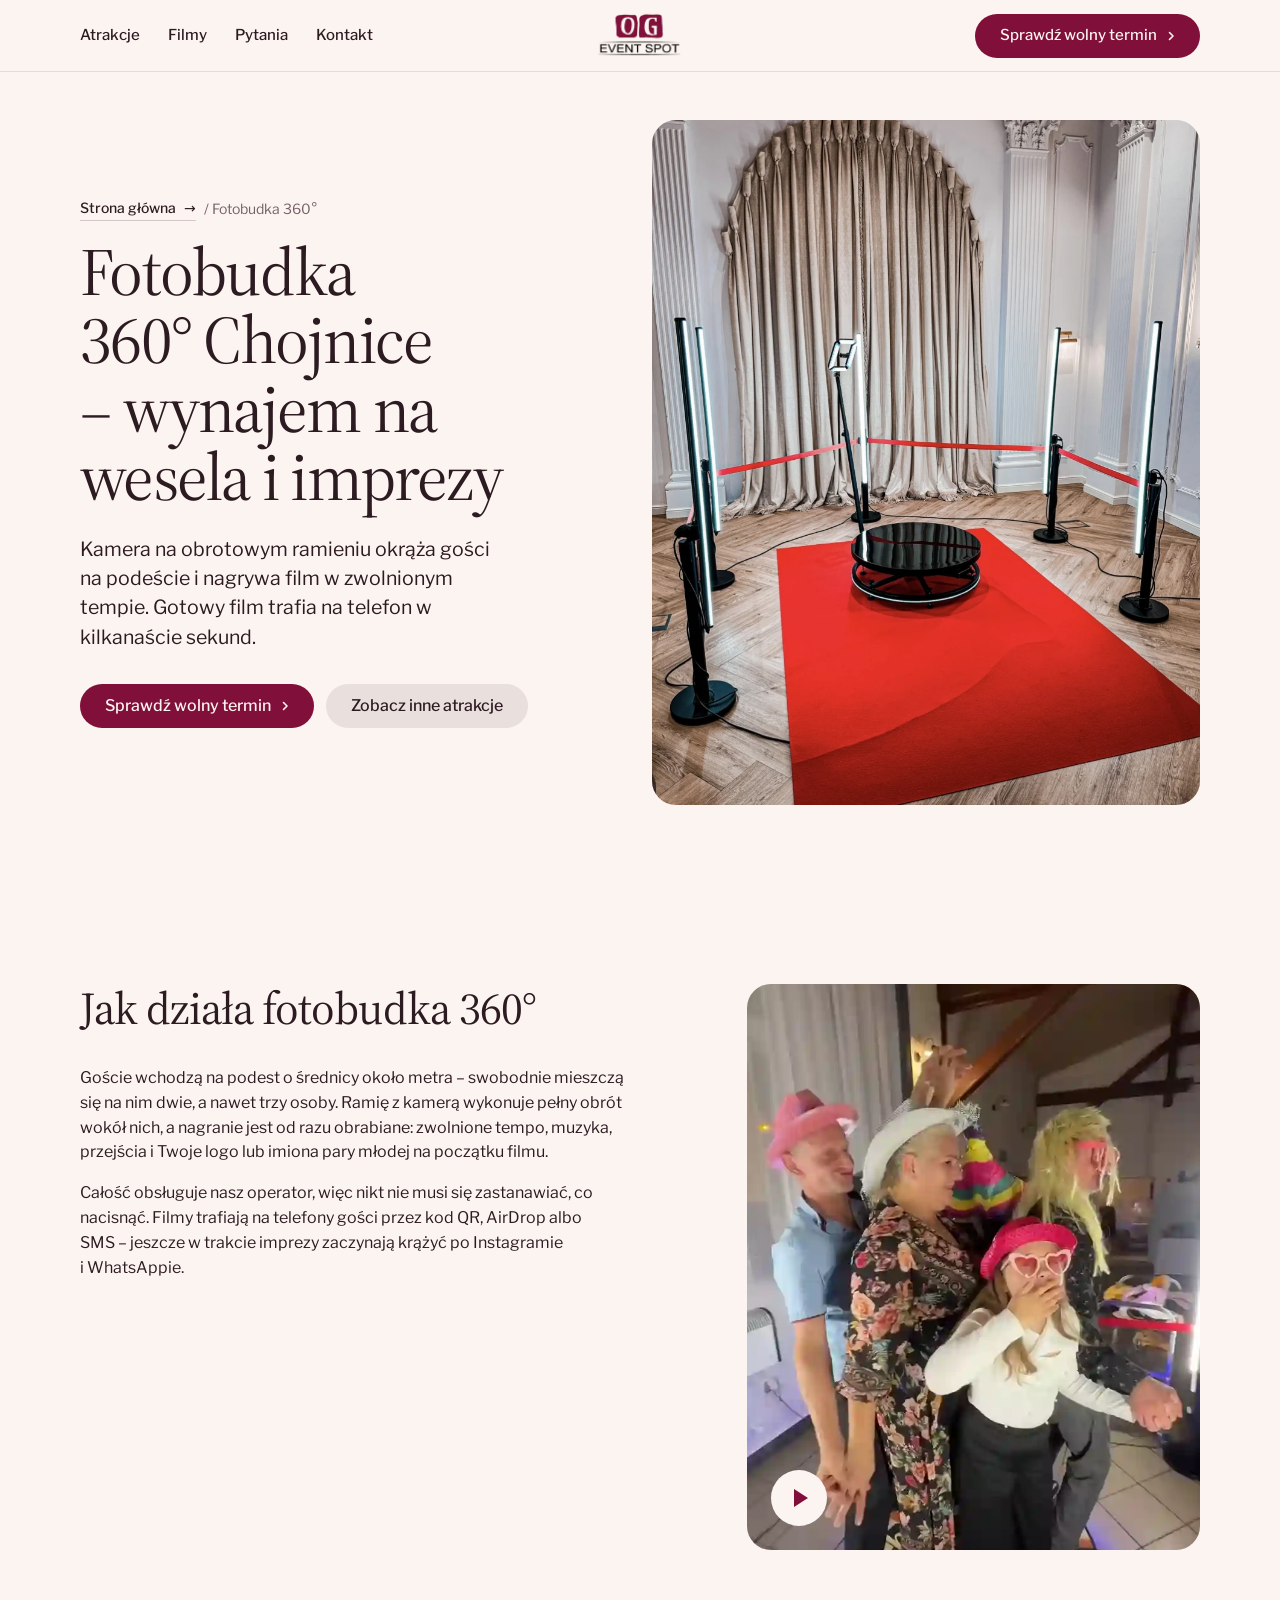
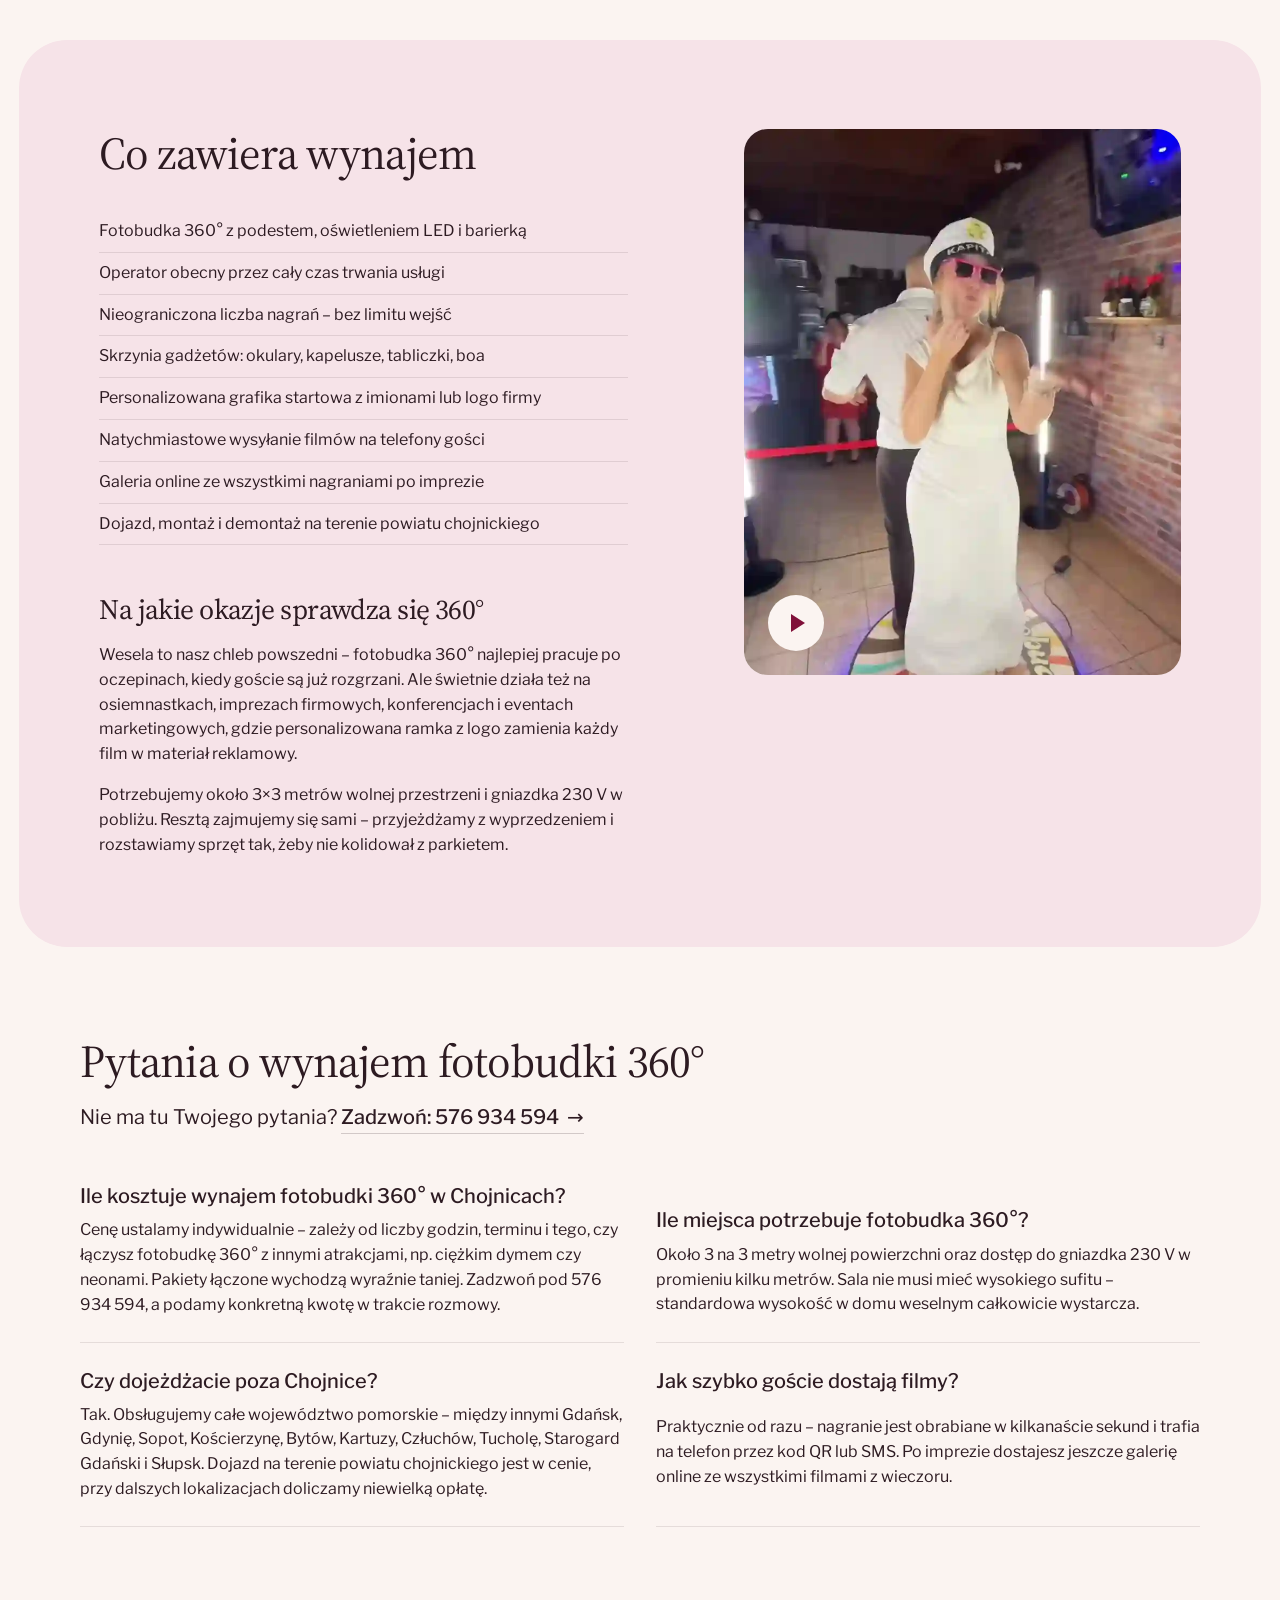
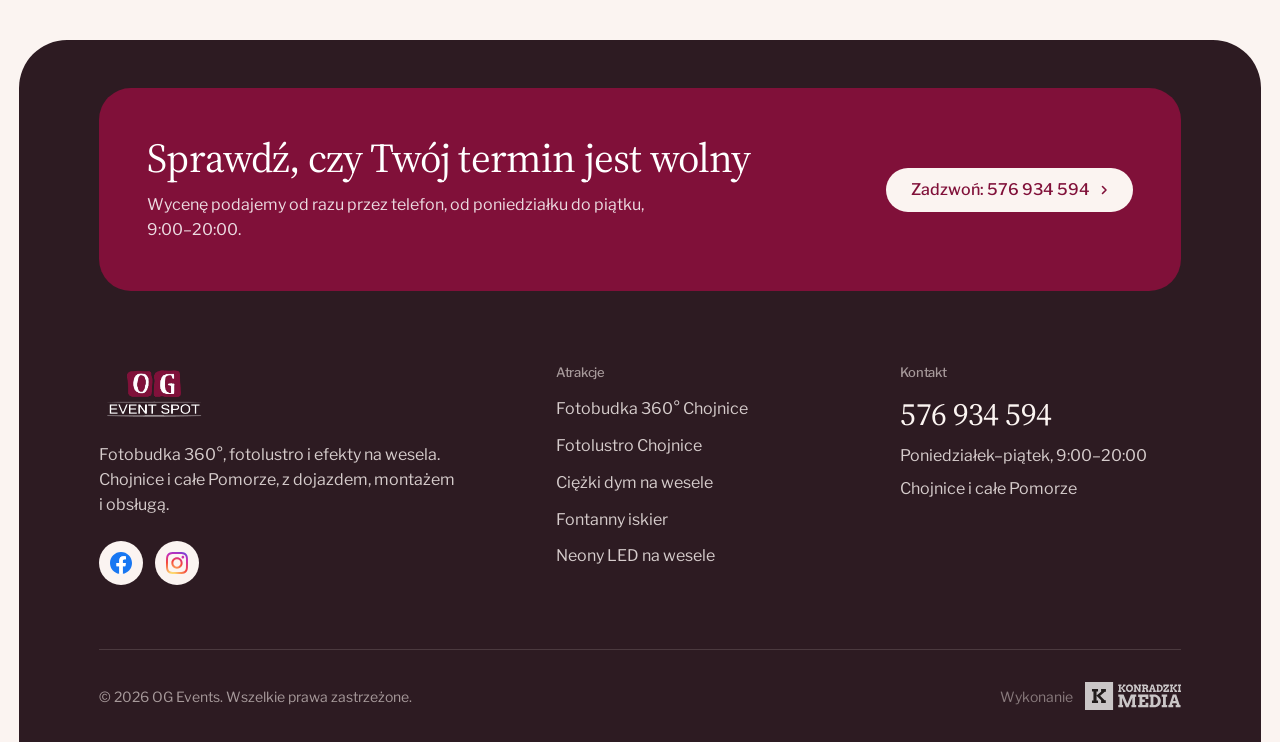
<file: fotobudka-360/index.html>
<!doctype html>
<html lang="pl" data-type="service" data-radius="round" data-buttons="pill" data-motion>
	<head>
		<meta charset="UTF-8" />
		<meta name="viewport" content="width=device-width, initial-scale=1, viewport-fit=cover" />
		<meta name="site-kind" content="other" />
		<meta name="page-type" content="service" />
		<meta name="description" content="Wynajem fotobudki 360° w Chojnicach i na Pomorzu. Obrotowa platforma, filmy slow-motion, obsługa i gadżety w cenie. Sprawdź terminy: 576 934 594." />
		<meta name="theme-color" content="#fbf4f1" />
		<title>Fotobudka 360° Chojnice – wynajem na wesele | OG Events</title>

		<link rel="canonical" href="https://fotobudka-chojnice.pl/fotobudka-360/" />

		<meta property="og:type" content="website" />
		<meta property="og:locale" content="pl_PL" />
		<meta property="og:site_name" content="OG Events – Fotobudka Chojnice" />
		<meta property="og:url" content="https://fotobudka-chojnice.pl/fotobudka-360/" />
		<meta property="og:title" content="Fotobudka 360° Chojnice – wynajem na wesele | OG Events" />
		<meta property="og:description" content="Wynajem fotobudki 360° w Chojnicach i na Pomorzu. Obrotowa platforma, filmy slow-motion, obsługa i gadżety w cenie. Sprawdź terminy: 576 934 594." />
		<meta property="og:image" content="https://fotobudka-chojnice.pl/images/360.png" />
		<meta property="og:image:width" content="908" />
		<meta property="og:image:height" content="1259" />
		<meta property="og:image:alt" content="Fotobudka 360 stopni w akcji na weselu w Chojnicach" />

		<meta name="twitter:card" content="summary_large_image" />
		<meta name="twitter:title" content="Fotobudka 360° Chojnice – wynajem na wesele | OG Events" />
		<meta name="twitter:description" content="Wynajem fotobudki 360° w Chojnicach i na Pomorzu. Obrotowa platforma, filmy slow-motion, obsługa i gadżety w cenie. Sprawdź terminy: 576 934 594." />
		<meta name="twitter:image" content="https://fotobudka-chojnice.pl/images/360.png" />

		<link
			rel="icon"
			type="image/png"
			sizes="48x48"
			href="/images/og-events-logo-prof.png"
		/>
		<link rel="shortcut icon" href="/favicon.ico" />
<link rel="stylesheet" href="/assets/fonts.css">
<link rel="stylesheet" href="/assets/system.css">
<link rel="stylesheet" href="/assets/ui/cards.css">
<link rel="stylesheet" href="/assets/motion/motion.css">
<link rel="stylesheet" href="/assets/layout/layout.css">
<link rel="stylesheet" href="/assets/icons/icon.css">
<style>
:root {
  --p-bg: #fbf4f1; --p-surface: #f6e3e8; --p-ink: #2d1b22; --p-muted: #76606a;
  --p-accent: #801039; --p-accent-ink: #fbf4f1; --p-action: #801039; --p-action-ink: #fbf4f1;
  --p-inv-bg: #2d1b22; --p-inv-surface: #3a282e; --p-inv-ink: #fbf4f1; --p-inv-muted: #a79a9b;
  --p-inv-accent: #fbf4f1; --p-inv-accent-ink: #2d1b22; --p-inv-action: #fbf4f1; --p-inv-action-ink: #2d1b22;
  --font-display: "Source Serif 4", Georgia, serif;
  --font-text: "Libre Franklin", system-ui, sans-serif;
  --display-weight: 400;
  --display-tracking: -0.02em;
  --display-tracking-xl: -0.026em;
}
</style>
<link rel="stylesheet" href="/assets/site.css?v=13">

<script type="application/ld+json">
			{
			 "@context": "https://schema.org",
			 "@type": "Service",
			 "name": "Fotobudka 360° – Chojnice i Pomorskie",
			 "serviceType": "Fotobudka 360°",
			 "description": "Wynajem fotobudki 360° w Chojnicach i na Pomorzu. Obrotowa platforma, filmy slow-motion, obsługa i gadżety w cenie. Sprawdź terminy: 576 934 594.",
			 "url": "https://fotobudka-chojnice.pl/fotobudka-360/",
			 "image": "https://fotobudka-chojnice.pl/images/360.png",
			 "areaServed": [
			  {
			   "@type": "City",
			   "name": "Chojnice"
			  },
			  {
			   "@type": "City",
			   "name": "Człuchów"
			  },
			  {
			   "@type": "City",
			   "name": "Tuchola"
			  },
			  {
			   "@type": "City",
			   "name": "Kościerzyna"
			  },
			  {
			   "@type": "City",
			   "name": "Bytów"
			  },
			  {
			   "@type": "City",
			   "name": "Kartuzy"
			  },
			  {
			   "@type": "City",
			   "name": "Gdańsk"
			  },
			  {
			   "@type": "City",
			   "name": "Gdynia"
			  },
			  {
			   "@type": "City",
			   "name": "Sopot"
			  },
			  {
			   "@type": "City",
			   "name": "Starogard Gdański"
			  },
			  {
			   "@type": "City",
			   "name": "Tczew"
			  },
			  {
			   "@type": "City",
			   "name": "Słupsk"
			  }
			 ],
			 "provider": {
			  "@type": "LocalBusiness",
			  "name": "OG Events - Fotobudka Chojnice",
			  "url": "https://fotobudka-chojnice.pl/",
			  "telephone": "576 934 594",
			  "address": {
			   "@type": "PostalAddress",
			   "addressLocality": "Chojnice",
			   "addressRegion": "Pomorskie",
			   "addressCountry": "PL"
			  }
			 }
			}
		</script>
<script type="application/ld+json">
			{
			 "@context": "https://schema.org",
			 "@type": "FAQPage",
			 "mainEntity": [
			  {
			   "@type": "Question",
			   "name": "Ile kosztuje wynajem fotobudki 360° w Chojnicach?",
			   "acceptedAnswer": {
			    "@type": "Answer",
			    "text": "Cenę ustalamy indywidualnie – zależy od liczby godzin, terminu i tego, czy łączysz fotobudkę 360° z innymi atrakcjami, np. ciężkim dymem czy neonami. Pakiety łączone wychodzą wyraźnie taniej. Zadzwoń pod 576 934 594, a podamy konkretną kwotę w trakcie rozmowy."
			   }
			  },
			  {
			   "@type": "Question",
			   "name": "Ile miejsca potrzebuje fotobudka 360°?",
			   "acceptedAnswer": {
			    "@type": "Answer",
			    "text": "Około 3 na 3 metry wolnej powierzchni oraz dostęp do gniazdka 230 V w promieniu kilku metrów. Sala nie musi mieć wysokiego sufitu – standardowa wysokość w domu weselnym całkowicie wystarcza."
			   }
			  },
			  {
			   "@type": "Question",
			   "name": "Czy dojeżdżacie poza Chojnice?",
			   "acceptedAnswer": {
			    "@type": "Answer",
			    "text": "Tak. Obsługujemy całe województwo pomorskie – między innymi Gdańsk, Gdynię, Sopot, Kościerzynę, Bytów, Kartuzy, Człuchów, Tucholę, Starogard Gdański i Słupsk. Dojazd na terenie powiatu chojnickiego jest w cenie, przy dalszych lokalizacjach doliczamy niewielką opłatę."
			   }
			  },
			  {
			   "@type": "Question",
			   "name": "Jak szybko goście dostają filmy?",
			   "acceptedAnswer": {
			    "@type": "Answer",
			    "text": "Praktycznie od razu – nagranie jest obrabiane w kilkanaście sekund i trafia na telefon przez kod QR lub SMS. Po imprezie dostajesz jeszcze galerię online ze wszystkimi filmami z wieczoru."
			   }
			  }
			 ]
			}
		</script>
<script type="application/ld+json">
			{
			 "@context": "https://schema.org",
			 "@type": "BreadcrumbList",
			 "itemListElement": [
			  {
			   "@type": "ListItem",
			   "position": 1,
			   "name": "Strona główna",
			   "item": "https://fotobudka-chojnice.pl/"
			  },
			  {
			   "@type": "ListItem",
			   "position": 2,
			   "name": "Fotobudka 360°",
			   "item": "https://fotobudka-chojnice.pl/fotobudka-360/"
			  }
			 ]
			}
		</script>
</head>
<body>
<!-- type: service (site-kind other), a service page of fotobudka-chojnice.pl with the home page's deal:
     hero split, nav-split, close-word head row, footer-visit, rhythm space, buttons tonal -->

<header class="nav nav--split">
  <div class="wrap nav__bar">
    <a class="skip" href="#tresc">Przejdź do oferty</a>
    <nav class="nav__links" aria-label="Menu główne">
      <div class="nav__item"><a class="nav__link" href="/#atrakcje">Atrakcje</a></div>
      <div class="nav__item"><a class="nav__link" href="/#filmy">Filmy</a></div>
      <div class="nav__item"><a class="nav__link" href="/#faq">Pytania</a></div>
      <div class="nav__item"><a class="nav__link" href="#contact">Kontakt</a></div>
    </nav>
    <a class="nav__logo" href="/" aria-label="OG Events, strona główna"><img class="nav__logo-img" src="/images/og-events-logo-black.webp" width="397" height="227" alt="OG Events"></a>
    <div class="nav__actions">
      <a class="btn btn--primary" href="/#rezerwacja">Sprawdź wolny termin</a>
    </div>
    <button class="nav__toggle" type="button" aria-expanded="false" aria-label="Menu">
      <svg width="18" height="18" viewBox="0 0 18 18" aria-hidden="true"><path d="M2 5h14M2 13h14" stroke="currentColor" stroke-width="1.6" stroke-linecap="round"/></svg>
    </button>
  </div>
</header>

<main id="tresc">
  <section class="hero hero--split" aria-labelledby="hero-h">
    <div class="wrap"><div class="hero-text grid hero__grid">
      <div class="hero__text span-5">
        <p class="hero__kicker"><a class="link" href="/">Strona główna</a> / Fotobudka 360°</p>
        <h1 id="hero-h">Fotobudka 360° Chojnice – wynajem na wesela i imprezy</h1>
        <p class="hero__lead">Kamera na obrotowym ramieniu okrąża gości na podeście i nagrywa film w zwolnionym tempie. Gotowy film trafia na telefon w kilkanaście sekund.</p>
        <div class="btn-row"><a class="btn btn--primary" href="/#rezerwacja">Sprawdź wolny termin<svg class="m-arrow" viewBox="0 0 12 12" aria-hidden="true"><path class="m-arrow__stem" d="M1 6h8"/><path class="m-arrow__head" d="M4.5 2.5 8 6l-3.5 3.5"/></svg></a><a class="btn btn--secondary" href="/#atrakcje">Zobacz inne atrakcje</a></div>
      </div>
      <div class="hero__media span-6 start-7">
        <img src="/images/360.webp" width="908" height="1259" alt="Fotobudka 360 stopni w akcji na weselu w Chojnicach" fetchpriority="high">
      </div>
    </div></div>
  </section>

  <section class="section" id="opis" aria-labelledby="opis-h">
    <div class="wrap">
      <div class="grid grid--top fill">
        <div class="span-6 prose">
          <h2 id="opis-h">Jak działa fotobudka 360°</h2>
          <p>Goście wchodzą na podest o średnicy około metra – swobodnie mieszczą się na nim dwie, a nawet trzy osoby. Ramię z kamerą wykonuje pełny obrót wokół nich, a nagranie jest od razu obrabiane: zwolnione tempo, muzyka, przejścia i Twoje logo lub imiona pary młodej na początku filmu.</p>
          <p>Całość obsługuje nasz operator, więc nikt nie musi się zastanawiać, co nacisnąć. Filmy trafiają na telefony gości przez kod QR, AirDrop albo SMS – jeszcze w trakcie imprezy zaczynają krążyć po Instagramie i WhatsAppie.</p>
        </div>
        <div class="frame frame--photo span-5 start-8 film film--sub" data-film>
          <video src="/videos/filmik2.webm" poster="/videos/poster_filmik2.webp" muted loop playsinline preload="none" aria-label="Goście z rekwizytami w fotobudce"></video>
          <button class="film__play" type="button" aria-label="Odtwórz film"><span aria-hidden="true"></span></button>
        </div>
      </div>
    </div>
  </section>

  <section class="section band" id="zakres" aria-labelledby="zakres-h">
    <div class="wrap">
      <div class="grid grid--top fill">
        <div class="span-6 prose">
          <h2 id="zakres-h">Co zawiera wynajem</h2>
          <ul class="list-plain">
          <li>Fotobudka 360° z podestem, oświetleniem LED i barierką</li>
          <li>Operator obecny przez cały czas trwania usługi</li>
          <li>Nieograniczona liczba nagrań – bez limitu wejść</li>
          <li>Skrzynia gadżetów: okulary, kapelusze, tabliczki, boa</li>
          <li>Personalizowana grafika startowa z imionami lub logo firmy</li>
          <li>Natychmiastowe wysyłanie filmów na telefony gości</li>
          <li>Galeria online ze wszystkimi nagraniami po imprezie</li>
          <li>Dojazd, montaż i demontaż na terenie powiatu chojnickiego</li>
          </ul>
          <h3>Na jakie okazje sprawdza się 360°</h3>
          <p>Wesela to nasz chleb powszedni – fotobudka 360° najlepiej pracuje po oczepinach, kiedy goście są już rozgrzani. Ale świetnie działa też na osiemnastkach, imprezach firmowych, konferencjach i eventach marketingowych, gdzie personalizowana ramka z logo zamienia każdy film w materiał reklamowy.</p>
          <p>Potrzebujemy około 3×3 metrów wolnej przestrzeni i gniazdka 230 V w pobliżu. Resztą zajmujemy się sami – przyjeżdżamy z wyprzedzeniem i rozstawiamy sprzęt tak, żeby nie kolidował z parkietem.</p>
        </div>
        <div class="frame frame--photo span-5 start-8 film film--sub" data-film>
          <video src="/videos/filmik3.webm" poster="/videos/poster_filmik3.webp" muted loop playsinline preload="none" aria-label="Gość pozuje na platformie 360°"></video>
          <button class="film__play" type="button" aria-label="Odtwórz film"><span aria-hidden="true"></span></button>
        </div>
      </div>
    </div>
  </section>

  <section class="section" id="faq" aria-labelledby="faq-h" itemscope itemtype="https://schema.org/FAQPage">
    <div class="wrap">
      <div class="section-head">
        <h2 id="faq-h">Pytania o wynajem fotobudki 360°</h2>
        <p>Nie ma tu Twojego pytania? <a class="link" href="tel:+48576934594">Zadzwoń: 576 934 594</a></p>
      </div>
      <div class="faq">
          <div class="faq__item" itemscope itemprop="mainEntity" itemtype="https://schema.org/Question">
            <h3 itemprop="name">Ile kosztuje wynajem fotobudki 360° w Chojnicach?</h3>
            <div itemscope itemprop="acceptedAnswer" itemtype="https://schema.org/Answer"><p itemprop="text">Cenę ustalamy indywidualnie – zależy od liczby godzin, terminu i tego, czy łączysz fotobudkę 360° z innymi atrakcjami, np. ciężkim dymem czy neonami. Pakiety łączone wychodzą wyraźnie taniej. Zadzwoń pod 576 934 594, a podamy konkretną kwotę w trakcie rozmowy.</p></div>
          </div>
          <div class="faq__item" itemscope itemprop="mainEntity" itemtype="https://schema.org/Question">
            <h3 itemprop="name">Ile miejsca potrzebuje fotobudka 360°?</h3>
            <div itemscope itemprop="acceptedAnswer" itemtype="https://schema.org/Answer"><p itemprop="text">Około 3 na 3 metry wolnej powierzchni oraz dostęp do gniazdka 230 V w promieniu kilku metrów. Sala nie musi mieć wysokiego sufitu – standardowa wysokość w domu weselnym całkowicie wystarcza.</p></div>
          </div>
          <div class="faq__item" itemscope itemprop="mainEntity" itemtype="https://schema.org/Question">
            <h3 itemprop="name">Czy dojeżdżacie poza Chojnice?</h3>
            <div itemscope itemprop="acceptedAnswer" itemtype="https://schema.org/Answer"><p itemprop="text">Tak. Obsługujemy całe województwo pomorskie – między innymi Gdańsk, Gdynię, Sopot, Kościerzynę, Bytów, Kartuzy, Człuchów, Tucholę, Starogard Gdański i Słupsk. Dojazd na terenie powiatu chojnickiego jest w cenie, przy dalszych lokalizacjach doliczamy niewielką opłatę.</p></div>
          </div>
          <div class="faq__item" itemscope itemprop="mainEntity" itemtype="https://schema.org/Question">
            <h3 itemprop="name">Jak szybko goście dostają filmy?</h3>
            <div itemscope itemprop="acceptedAnswer" itemtype="https://schema.org/Answer"><p itemprop="text">Praktycznie od razu – nagranie jest obrabiane w kilkanaście sekund i trafia na telefon przez kod QR lub SMS. Po imprezie dostajesz jeszcze galerię online ze wszystkimi filmami z wieczoru.</p></div>
          </div>
      </div>
    </div>
  </section>
</main>

<footer class="site-foot" id="contact" aria-labelledby="close-h">
  <div class="wrap">
    <div class="foot-cta">
      <div>
        <h2 id="close-h">Sprawdź, czy Twój termin jest wolny</h2>
        <p>Wycenę podajemy od razu przez telefon, od poniedziałku do piątku, 9:00–20:00.</p>
      </div>
      <a class="btn btn--primary foot-cta__btn" href="tel:+48576934594">Zadzwoń: 576 934 594</a>
    </div>

    <div class="foot-grid">
      <div class="foot-col foot-col--brand">
        <a href="/" aria-label="OG Events, strona główna"><img class="foot-logo" src="/images/og-events-logo-white.webp" width="397" height="227" alt="OG Events" loading="lazy"></a>
        <p>Fotobudka 360°, fotolustro i efekty na wesela. Chojnice i całe Pomorze, z dojazdem, montażem i obsługą.</p>
        <div class="foot-social">
          <a href="https://www.facebook.com/profile.php?id=61553668165091" target="_blank" rel="noopener" aria-label="OG Events na Facebooku"><img src="/assets/icons/logos-facebook.svg" alt="" width="22" height="22"></a>
          <a href="https://www.instagram.com/og.eventspot/" target="_blank" rel="noopener" aria-label="OG Events na Instagramie"><img src="/assets/icons/instagram-colour.svg" alt="" width="22" height="22"></a>
        </div>
      </div>
      <nav class="foot-col" aria-label="Atrakcje">
        <h3>Atrakcje</h3>
        <ul>
          <li><a href="/fotobudka-360/">Fotobudka 360° Chojnice</a></li>
          <li><a href="/fotolustro/">Fotolustro Chojnice</a></li>
          <li><a href="/ciezki-dym/">Ciężki dym na wesele</a></li>
          <li><a href="/fontanny-iskier/">Fontanny iskier</a></li>
          <li><a href="/neony-led/">Neony LED na wesele</a></li>
        </ul>
      </nav>
      <div class="foot-col">
        <h3>Kontakt</h3>
        <a class="foot-phone" href="tel:+48576934594">576 934 594</a>
        <p>Poniedziałek–piątek, 9:00–20:00</p>
        <p>Chojnice i całe Pomorze</p>
      </div>
    </div>

    <div class="foot-legal">
      <span>© <span data-year>2026</span> OG Events. Wszelkie prawa zastrzeżone.</span>
      <a class="foot-credit" href="https://konradzki-media-app.vercel.app/" target="_blank" rel="noopener" aria-label="Strona wykonana przez Konradzki Media"><span>Wykonanie</span><img src="/images/logo-konradzkimedia.svg" width="102" height="30" alt="Konradzki Media" loading="lazy"></a>
    </div>
  </div>
</footer>

<script type="module" src="/assets/system.js"></script>
<script type="module" src="/assets/motion/motion.js"></script>
<script type="module" src="/assets/layout/layout.js"></script>
<script src="/assets/site.js?v=3" defer></script>
</body>
</html>
</file>
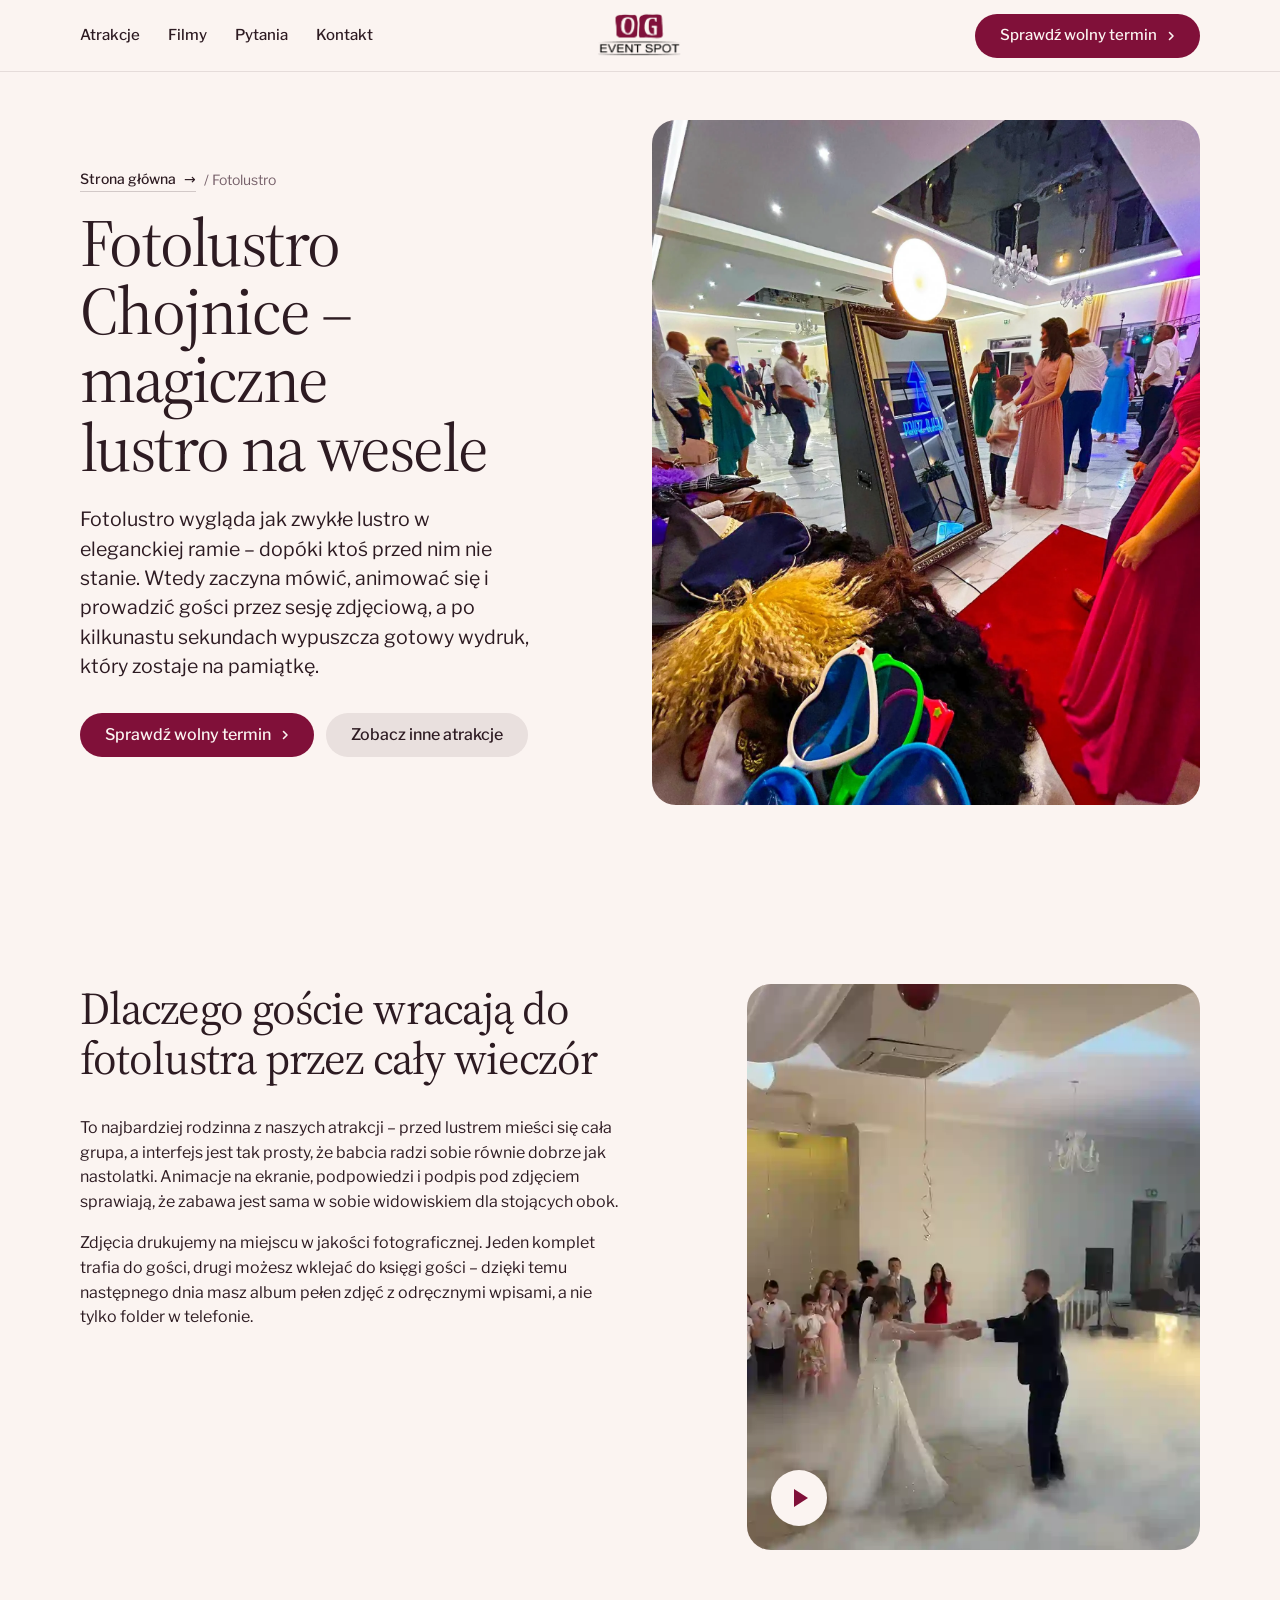
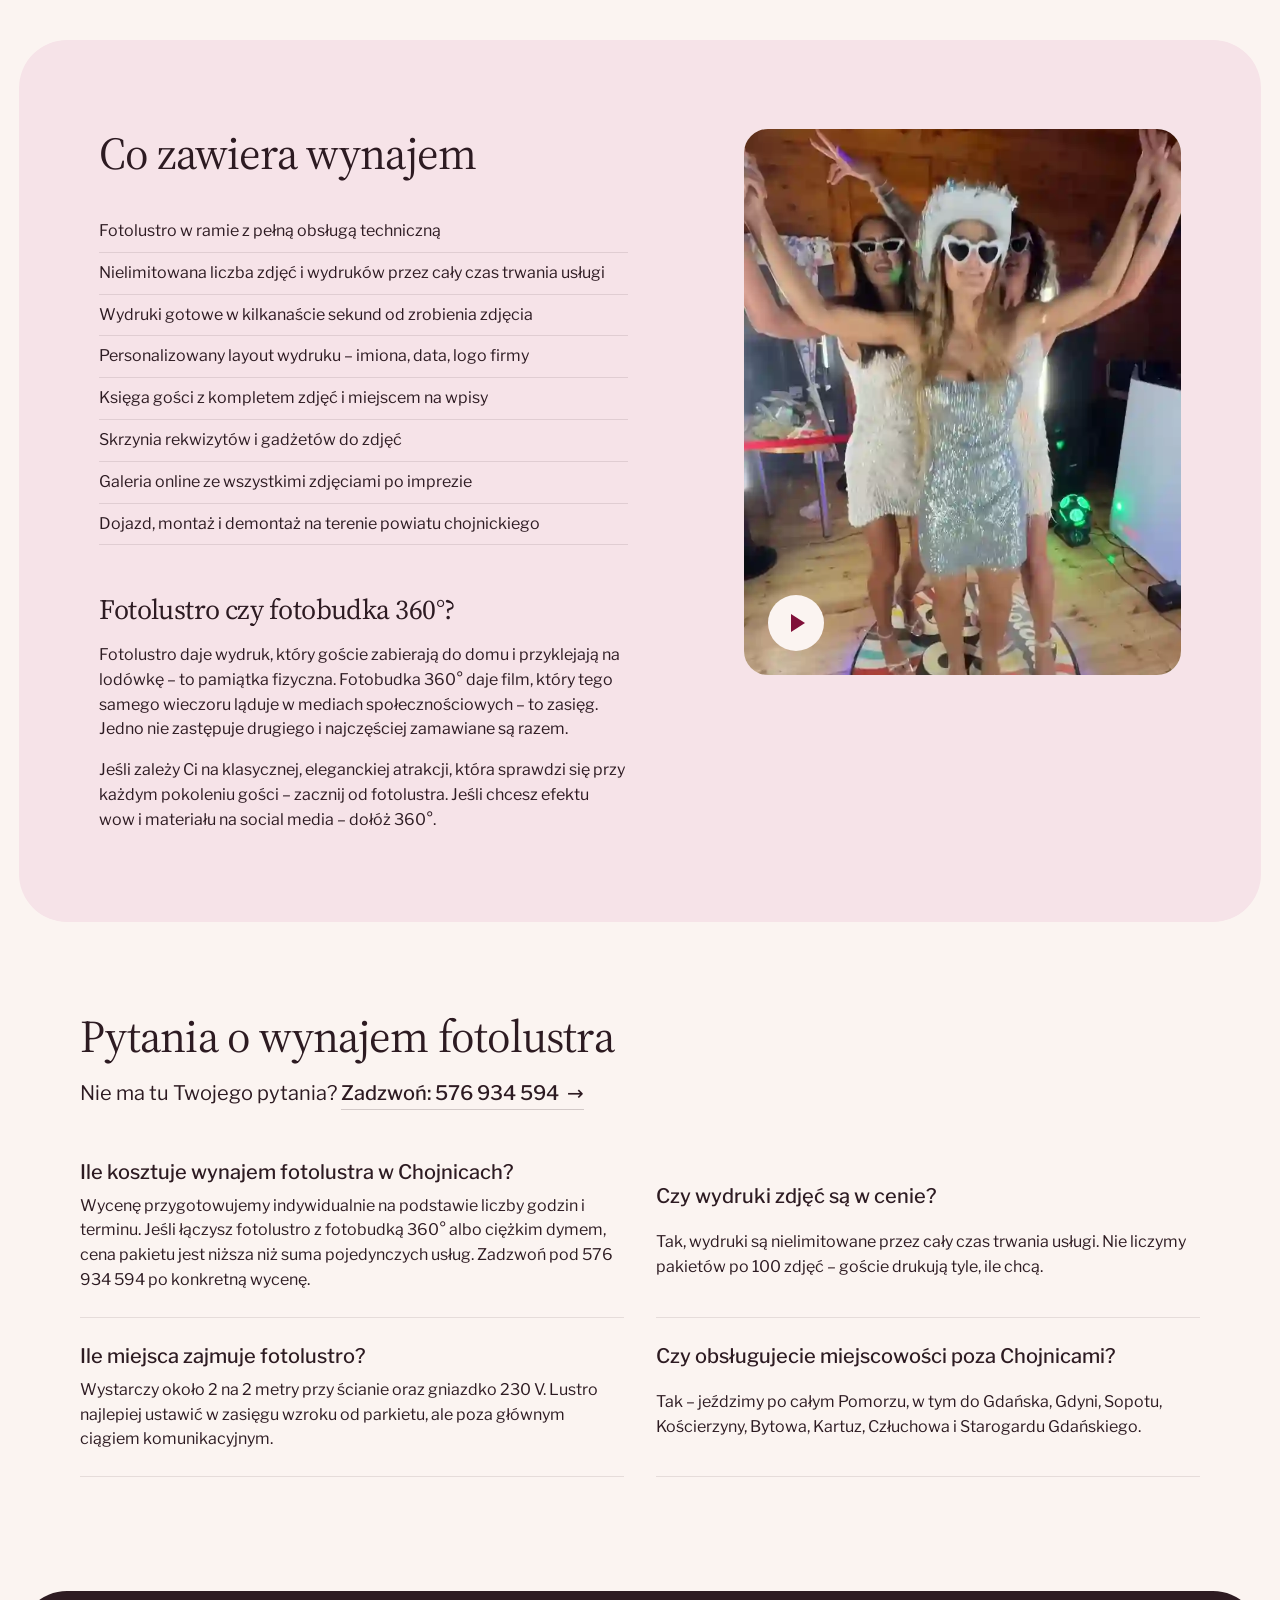
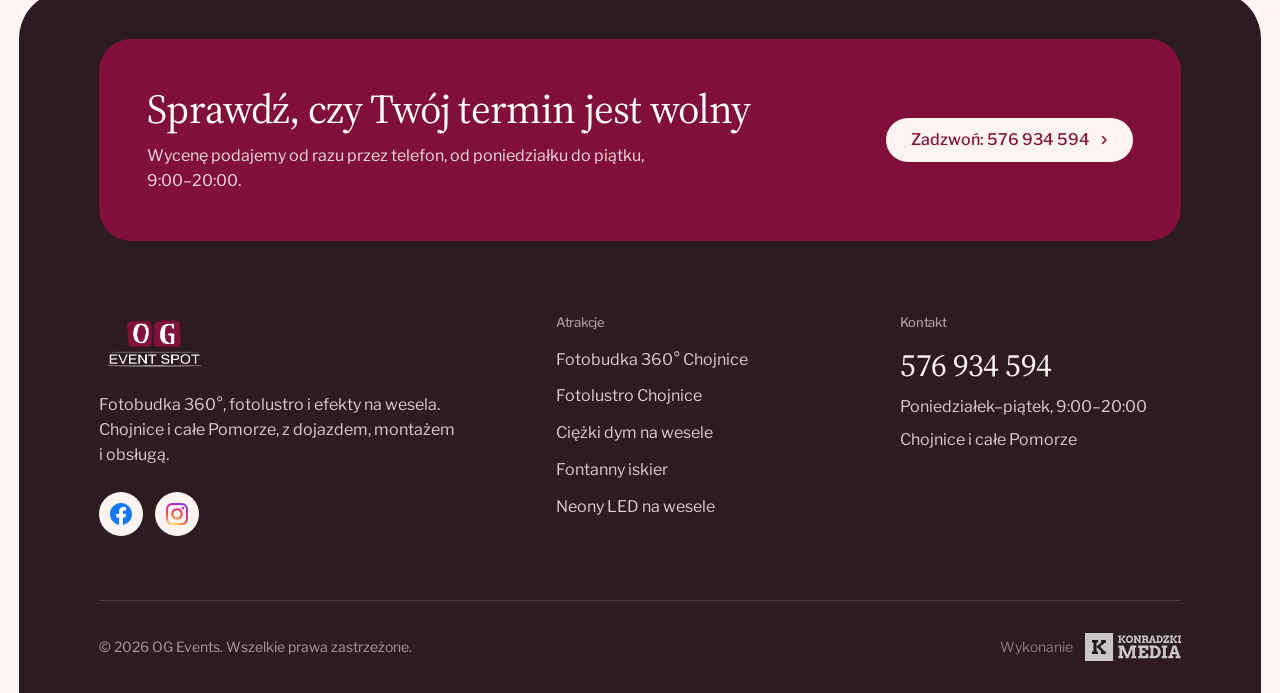
<file: fotolustro/index.html>
<!doctype html>
<html lang="pl" data-type="service" data-radius="round" data-buttons="pill" data-motion>
	<head>
		<meta charset="UTF-8" />
		<meta name="viewport" content="width=device-width, initial-scale=1, viewport-fit=cover" />
		<meta name="site-kind" content="other" />
		<meta name="page-type" content="service" />
		<meta name="description" content="Wynajem fotolustra w Chojnicach i na Pomorzu. Wydruki zdjęć od ręki, księga gości, gadżety i obsługa w cenie. Sprawdź wolne terminy: 576 934 594." />
		<meta name="theme-color" content="#fbf4f1" />
		<title>Fotolustro Chojnice – wynajem na wesele | OG Events</title>

		<link rel="canonical" href="https://fotobudka-chojnice.pl/fotolustro/" />

		<meta property="og:type" content="website" />
		<meta property="og:locale" content="pl_PL" />
		<meta property="og:site_name" content="OG Events – Fotobudka Chojnice" />
		<meta property="og:url" content="https://fotobudka-chojnice.pl/fotolustro/" />
		<meta property="og:title" content="Fotolustro Chojnice – wynajem na wesele | OG Events" />
		<meta property="og:description" content="Wynajem fotolustra w Chojnicach i na Pomorzu. Wydruki zdjęć od ręki, księga gości, gadżety i obsługa w cenie. Sprawdź wolne terminy: 576 934 594." />
		<meta property="og:image" content="https://fotobudka-chojnice.pl/images/mirror.jpg" />
		<meta property="og:image:width" content="1536" />
		<meta property="og:image:height" content="2048" />
		<meta property="og:image:alt" content="Fotolustro z wydrukiem zdjęć na weselu w Chojnicach" />

		<meta name="twitter:card" content="summary_large_image" />
		<meta name="twitter:title" content="Fotolustro Chojnice – wynajem na wesele | OG Events" />
		<meta name="twitter:description" content="Wynajem fotolustra w Chojnicach i na Pomorzu. Wydruki zdjęć od ręki, księga gości, gadżety i obsługa w cenie. Sprawdź wolne terminy: 576 934 594." />
		<meta name="twitter:image" content="https://fotobudka-chojnice.pl/images/mirror.jpg" />

		<link
			rel="icon"
			type="image/png"
			sizes="48x48"
			href="/images/og-events-logo-prof.png"
		/>
		<link rel="shortcut icon" href="/favicon.ico" />
<link rel="stylesheet" href="/assets/fonts.css">
<link rel="stylesheet" href="/assets/system.css">
<link rel="stylesheet" href="/assets/ui/cards.css">
<link rel="stylesheet" href="/assets/motion/motion.css">
<link rel="stylesheet" href="/assets/layout/layout.css">
<link rel="stylesheet" href="/assets/icons/icon.css">
<style>
:root {
  --p-bg: #fbf4f1; --p-surface: #f6e3e8; --p-ink: #2d1b22; --p-muted: #76606a;
  --p-accent: #801039; --p-accent-ink: #fbf4f1; --p-action: #801039; --p-action-ink: #fbf4f1;
  --p-inv-bg: #2d1b22; --p-inv-surface: #3a282e; --p-inv-ink: #fbf4f1; --p-inv-muted: #a79a9b;
  --p-inv-accent: #fbf4f1; --p-inv-accent-ink: #2d1b22; --p-inv-action: #fbf4f1; --p-inv-action-ink: #2d1b22;
  --font-display: "Source Serif 4", Georgia, serif;
  --font-text: "Libre Franklin", system-ui, sans-serif;
  --display-weight: 400;
  --display-tracking: -0.02em;
  --display-tracking-xl: -0.026em;
}
</style>
<link rel="stylesheet" href="/assets/site.css?v=13">

<script type="application/ld+json">
			{
			 "@context": "https://schema.org",
			 "@type": "Service",
			 "name": "Fotolustro – Chojnice i Pomorskie",
			 "serviceType": "Fotolustro",
			 "description": "Wynajem fotolustra w Chojnicach i na Pomorzu. Wydruki zdjęć od ręki, księga gości, gadżety i obsługa w cenie. Sprawdź wolne terminy: 576 934 594.",
			 "url": "https://fotobudka-chojnice.pl/fotolustro/",
			 "image": "https://fotobudka-chojnice.pl/images/mirror.jpg",
			 "areaServed": [
			  {
			   "@type": "City",
			   "name": "Chojnice"
			  },
			  {
			   "@type": "City",
			   "name": "Człuchów"
			  },
			  {
			   "@type": "City",
			   "name": "Tuchola"
			  },
			  {
			   "@type": "City",
			   "name": "Kościerzyna"
			  },
			  {
			   "@type": "City",
			   "name": "Bytów"
			  },
			  {
			   "@type": "City",
			   "name": "Kartuzy"
			  },
			  {
			   "@type": "City",
			   "name": "Gdańsk"
			  },
			  {
			   "@type": "City",
			   "name": "Gdynia"
			  },
			  {
			   "@type": "City",
			   "name": "Sopot"
			  },
			  {
			   "@type": "City",
			   "name": "Starogard Gdański"
			  },
			  {
			   "@type": "City",
			   "name": "Tczew"
			  },
			  {
			   "@type": "City",
			   "name": "Słupsk"
			  }
			 ],
			 "provider": {
			  "@type": "LocalBusiness",
			  "name": "OG Events - Fotobudka Chojnice",
			  "url": "https://fotobudka-chojnice.pl/",
			  "telephone": "576 934 594",
			  "address": {
			   "@type": "PostalAddress",
			   "addressLocality": "Chojnice",
			   "addressRegion": "Pomorskie",
			   "addressCountry": "PL"
			  }
			 }
			}
		</script>
<script type="application/ld+json">
			{
			 "@context": "https://schema.org",
			 "@type": "FAQPage",
			 "mainEntity": [
			  {
			   "@type": "Question",
			   "name": "Ile kosztuje wynajem fotolustra w Chojnicach?",
			   "acceptedAnswer": {
			    "@type": "Answer",
			    "text": "Wycenę przygotowujemy indywidualnie na podstawie liczby godzin i terminu. Jeśli łączysz fotolustro z fotobudką 360° albo ciężkim dymem, cena pakietu jest niższa niż suma pojedynczych usług. Zadzwoń pod 576 934 594 po konkretną wycenę."
			   }
			  },
			  {
			   "@type": "Question",
			   "name": "Czy wydruki zdjęć są w cenie?",
			   "acceptedAnswer": {
			    "@type": "Answer",
			    "text": "Tak, wydruki są nielimitowane przez cały czas trwania usługi. Nie liczymy pakietów po 100 zdjęć – goście drukują tyle, ile chcą."
			   }
			  },
			  {
			   "@type": "Question",
			   "name": "Ile miejsca zajmuje fotolustro?",
			   "acceptedAnswer": {
			    "@type": "Answer",
			    "text": "Wystarczy około 2 na 2 metry przy ścianie oraz gniazdko 230 V. Lustro najlepiej ustawić w zasięgu wzroku od parkietu, ale poza głównym ciągiem komunikacyjnym."
			   }
			  },
			  {
			   "@type": "Question",
			   "name": "Czy obsługujecie miejscowości poza Chojnicami?",
			   "acceptedAnswer": {
			    "@type": "Answer",
			    "text": "Tak – jeździmy po całym Pomorzu, w tym do Gdańska, Gdyni, Sopotu, Kościerzyny, Bytowa, Kartuz, Człuchowa i Starogardu Gdańskiego."
			   }
			  }
			 ]
			}
		</script>
<script type="application/ld+json">
			{
			 "@context": "https://schema.org",
			 "@type": "BreadcrumbList",
			 "itemListElement": [
			  {
			   "@type": "ListItem",
			   "position": 1,
			   "name": "Strona główna",
			   "item": "https://fotobudka-chojnice.pl/"
			  },
			  {
			   "@type": "ListItem",
			   "position": 2,
			   "name": "Fotolustro",
			   "item": "https://fotobudka-chojnice.pl/fotolustro/"
			  }
			 ]
			}
		</script>
</head>
<body>
<!-- type: service (site-kind other), a service page of fotobudka-chojnice.pl with the home page's deal:
     hero split, nav-split, close-word head row, footer-visit, rhythm space, buttons tonal -->

<header class="nav nav--split">
  <div class="wrap nav__bar">
    <a class="skip" href="#tresc">Przejdź do oferty</a>
    <nav class="nav__links" aria-label="Menu główne">
      <div class="nav__item"><a class="nav__link" href="/#atrakcje">Atrakcje</a></div>
      <div class="nav__item"><a class="nav__link" href="/#filmy">Filmy</a></div>
      <div class="nav__item"><a class="nav__link" href="/#faq">Pytania</a></div>
      <div class="nav__item"><a class="nav__link" href="#contact">Kontakt</a></div>
    </nav>
    <a class="nav__logo" href="/" aria-label="OG Events, strona główna"><img class="nav__logo-img" src="/images/og-events-logo-black.webp" width="397" height="227" alt="OG Events"></a>
    <div class="nav__actions">
      <a class="btn btn--primary" href="/#rezerwacja">Sprawdź wolny termin</a>
    </div>
    <button class="nav__toggle" type="button" aria-expanded="false" aria-label="Menu">
      <svg width="18" height="18" viewBox="0 0 18 18" aria-hidden="true"><path d="M2 5h14M2 13h14" stroke="currentColor" stroke-width="1.6" stroke-linecap="round"/></svg>
    </button>
  </div>
</header>

<main id="tresc">
  <section class="hero hero--split" aria-labelledby="hero-h">
    <div class="wrap"><div class="hero-text grid hero__grid">
      <div class="hero__text span-5">
        <p class="hero__kicker"><a class="link" href="/">Strona główna</a> / Fotolustro</p>
        <h1 id="hero-h">Fotolustro Chojnice – magiczne lustro na wesele</h1>
        <p class="hero__lead">Fotolustro wygląda jak zwykłe lustro w eleganckiej ramie – dopóki ktoś przed nim nie stanie. Wtedy zaczyna mówić, animować się i prowadzić gości przez sesję zdjęciową, a po kilkunastu sekundach wypuszcza gotowy wydruk, który zostaje na pamiątkę.</p>
        <div class="btn-row"><a class="btn btn--primary" href="/#rezerwacja">Sprawdź wolny termin<svg class="m-arrow" viewBox="0 0 12 12" aria-hidden="true"><path class="m-arrow__stem" d="M1 6h8"/><path class="m-arrow__head" d="M4.5 2.5 8 6l-3.5 3.5"/></svg></a><a class="btn btn--secondary" href="/#atrakcje">Zobacz inne atrakcje</a></div>
      </div>
      <div class="hero__media span-6 start-7">
        <img src="/images/mirror.webp" width="1536" height="2048" alt="Fotolustro z wydrukiem zdjęć na weselu w Chojnicach" fetchpriority="high">
      </div>
    </div></div>
  </section>

  <section class="section" id="opis" aria-labelledby="opis-h">
    <div class="wrap">
      <div class="grid grid--top fill">
        <div class="span-6 prose">
          <h2 id="opis-h">Dlaczego goście wracają do fotolustra przez cały wieczór</h2>
          <p>To najbardziej rodzinna z naszych atrakcji – przed lustrem mieści się cała grupa, a interfejs jest tak prosty, że babcia radzi sobie równie dobrze jak nastolatki. Animacje na ekranie, podpowiedzi i podpis pod zdjęciem sprawiają, że zabawa jest sama w sobie widowiskiem dla stojących obok.</p>
          <p>Zdjęcia drukujemy na miejscu w jakości fotograficznej. Jeden komplet trafia do gości, drugi możesz wklejać do księgi gości – dzięki temu następnego dnia masz album pełen zdjęć z odręcznymi wpisami, a nie tylko folder w telefonie.</p>
        </div>
        <div class="frame frame--photo span-5 start-8 film film--sub" data-film>
          <video src="/videos/filmik4.webm" poster="/videos/poster_filmik4.webp" muted loop playsinline preload="none" aria-label="Pierwszy taniec na sali weselnej"></video>
          <button class="film__play" type="button" aria-label="Odtwórz film"><span aria-hidden="true"></span></button>
        </div>
      </div>
    </div>
  </section>

  <section class="section band" id="zakres" aria-labelledby="zakres-h">
    <div class="wrap">
      <div class="grid grid--top fill">
        <div class="span-6 prose">
          <h2 id="zakres-h">Co zawiera wynajem</h2>
          <ul class="list-plain">
          <li>Fotolustro w ramie z pełną obsługą techniczną</li>
          <li>Nielimitowana liczba zdjęć i wydruków przez cały czas trwania usługi</li>
          <li>Wydruki gotowe w kilkanaście sekund od zrobienia zdjęcia</li>
          <li>Personalizowany layout wydruku – imiona, data, logo firmy</li>
          <li>Księga gości z kompletem zdjęć i miejscem na wpisy</li>
          <li>Skrzynia rekwizytów i gadżetów do zdjęć</li>
          <li>Galeria online ze wszystkimi zdjęciami po imprezie</li>
          <li>Dojazd, montaż i demontaż na terenie powiatu chojnickiego</li>
          </ul>
          <h3>Fotolustro czy fotobudka 360°?</h3>
          <p>Fotolustro daje wydruk, który goście zabierają do domu i przyklejają na lodówkę – to pamiątka fizyczna. Fotobudka 360° daje film, który tego samego wieczoru ląduje w mediach społecznościowych – to zasięg. Jedno nie zastępuje drugiego i najczęściej zamawiane są razem.</p>
          <p>Jeśli zależy Ci na klasycznej, eleganckiej atrakcji, która sprawdzi się przy każdym pokoleniu gości – zacznij od fotolustra. Jeśli chcesz efektu wow i materiału na social media – dołóż 360°.</p>
        </div>
        <div class="frame frame--photo span-5 start-8 film film--sub" data-film>
          <video src="/videos/filmik1s6.webm" poster="/videos/poster_filmik1.webp" muted loop playsinline preload="none" aria-label="Goście w fotobudce 360° na weselu"></video>
          <button class="film__play" type="button" aria-label="Odtwórz film"><span aria-hidden="true"></span></button>
        </div>
      </div>
    </div>
  </section>

  <section class="section" id="faq" aria-labelledby="faq-h" itemscope itemtype="https://schema.org/FAQPage">
    <div class="wrap">
      <div class="section-head">
        <h2 id="faq-h">Pytania o wynajem fotolustra</h2>
        <p>Nie ma tu Twojego pytania? <a class="link" href="tel:+48576934594">Zadzwoń: 576 934 594</a></p>
      </div>
      <div class="faq">
          <div class="faq__item" itemscope itemprop="mainEntity" itemtype="https://schema.org/Question">
            <h3 itemprop="name">Ile kosztuje wynajem fotolustra w Chojnicach?</h3>
            <div itemscope itemprop="acceptedAnswer" itemtype="https://schema.org/Answer"><p itemprop="text">Wycenę przygotowujemy indywidualnie na podstawie liczby godzin i terminu. Jeśli łączysz fotolustro z fotobudką 360° albo ciężkim dymem, cena pakietu jest niższa niż suma pojedynczych usług. Zadzwoń pod 576 934 594 po konkretną wycenę.</p></div>
          </div>
          <div class="faq__item" itemscope itemprop="mainEntity" itemtype="https://schema.org/Question">
            <h3 itemprop="name">Czy wydruki zdjęć są w cenie?</h3>
            <div itemscope itemprop="acceptedAnswer" itemtype="https://schema.org/Answer"><p itemprop="text">Tak, wydruki są nielimitowane przez cały czas trwania usługi. Nie liczymy pakietów po 100 zdjęć – goście drukują tyle, ile chcą.</p></div>
          </div>
          <div class="faq__item" itemscope itemprop="mainEntity" itemtype="https://schema.org/Question">
            <h3 itemprop="name">Ile miejsca zajmuje fotolustro?</h3>
            <div itemscope itemprop="acceptedAnswer" itemtype="https://schema.org/Answer"><p itemprop="text">Wystarczy około 2 na 2 metry przy ścianie oraz gniazdko 230 V. Lustro najlepiej ustawić w zasięgu wzroku od parkietu, ale poza głównym ciągiem komunikacyjnym.</p></div>
          </div>
          <div class="faq__item" itemscope itemprop="mainEntity" itemtype="https://schema.org/Question">
            <h3 itemprop="name">Czy obsługujecie miejscowości poza Chojnicami?</h3>
            <div itemscope itemprop="acceptedAnswer" itemtype="https://schema.org/Answer"><p itemprop="text">Tak – jeździmy po całym Pomorzu, w tym do Gdańska, Gdyni, Sopotu, Kościerzyny, Bytowa, Kartuz, Człuchowa i Starogardu Gdańskiego.</p></div>
          </div>
      </div>
    </div>
  </section>
</main>

<footer class="site-foot" id="contact" aria-labelledby="close-h">
  <div class="wrap">
    <div class="foot-cta">
      <div>
        <h2 id="close-h">Sprawdź, czy Twój termin jest wolny</h2>
        <p>Wycenę podajemy od razu przez telefon, od poniedziałku do piątku, 9:00–20:00.</p>
      </div>
      <a class="btn btn--primary foot-cta__btn" href="tel:+48576934594">Zadzwoń: 576 934 594</a>
    </div>

    <div class="foot-grid">
      <div class="foot-col foot-col--brand">
        <a href="/" aria-label="OG Events, strona główna"><img class="foot-logo" src="/images/og-events-logo-white.webp" width="397" height="227" alt="OG Events" loading="lazy"></a>
        <p>Fotobudka 360°, fotolustro i efekty na wesela. Chojnice i całe Pomorze, z dojazdem, montażem i obsługą.</p>
        <div class="foot-social">
          <a href="https://www.facebook.com/profile.php?id=61553668165091" target="_blank" rel="noopener" aria-label="OG Events na Facebooku"><img src="/assets/icons/logos-facebook.svg" alt="" width="22" height="22"></a>
          <a href="https://www.instagram.com/og.eventspot/" target="_blank" rel="noopener" aria-label="OG Events na Instagramie"><img src="/assets/icons/instagram-colour.svg" alt="" width="22" height="22"></a>
        </div>
      </div>
      <nav class="foot-col" aria-label="Atrakcje">
        <h3>Atrakcje</h3>
        <ul>
          <li><a href="/fotobudka-360/">Fotobudka 360° Chojnice</a></li>
          <li><a href="/fotolustro/">Fotolustro Chojnice</a></li>
          <li><a href="/ciezki-dym/">Ciężki dym na wesele</a></li>
          <li><a href="/fontanny-iskier/">Fontanny iskier</a></li>
          <li><a href="/neony-led/">Neony LED na wesele</a></li>
        </ul>
      </nav>
      <div class="foot-col">
        <h3>Kontakt</h3>
        <a class="foot-phone" href="tel:+48576934594">576 934 594</a>
        <p>Poniedziałek–piątek, 9:00–20:00</p>
        <p>Chojnice i całe Pomorze</p>
      </div>
    </div>

    <div class="foot-legal">
      <span>© <span data-year>2026</span> OG Events. Wszelkie prawa zastrzeżone.</span>
      <a class="foot-credit" href="https://konradzki-media-app.vercel.app/" target="_blank" rel="noopener" aria-label="Strona wykonana przez Konradzki Media"><span>Wykonanie</span><img src="/images/logo-konradzkimedia.svg" width="102" height="30" alt="Konradzki Media" loading="lazy"></a>
    </div>
  </div>
</footer>

<script type="module" src="/assets/system.js"></script>
<script type="module" src="/assets/motion/motion.js"></script>
<script type="module" src="/assets/layout/layout.js"></script>
<script src="/assets/site.js?v=3" defer></script>
</body>
</html>
</file>
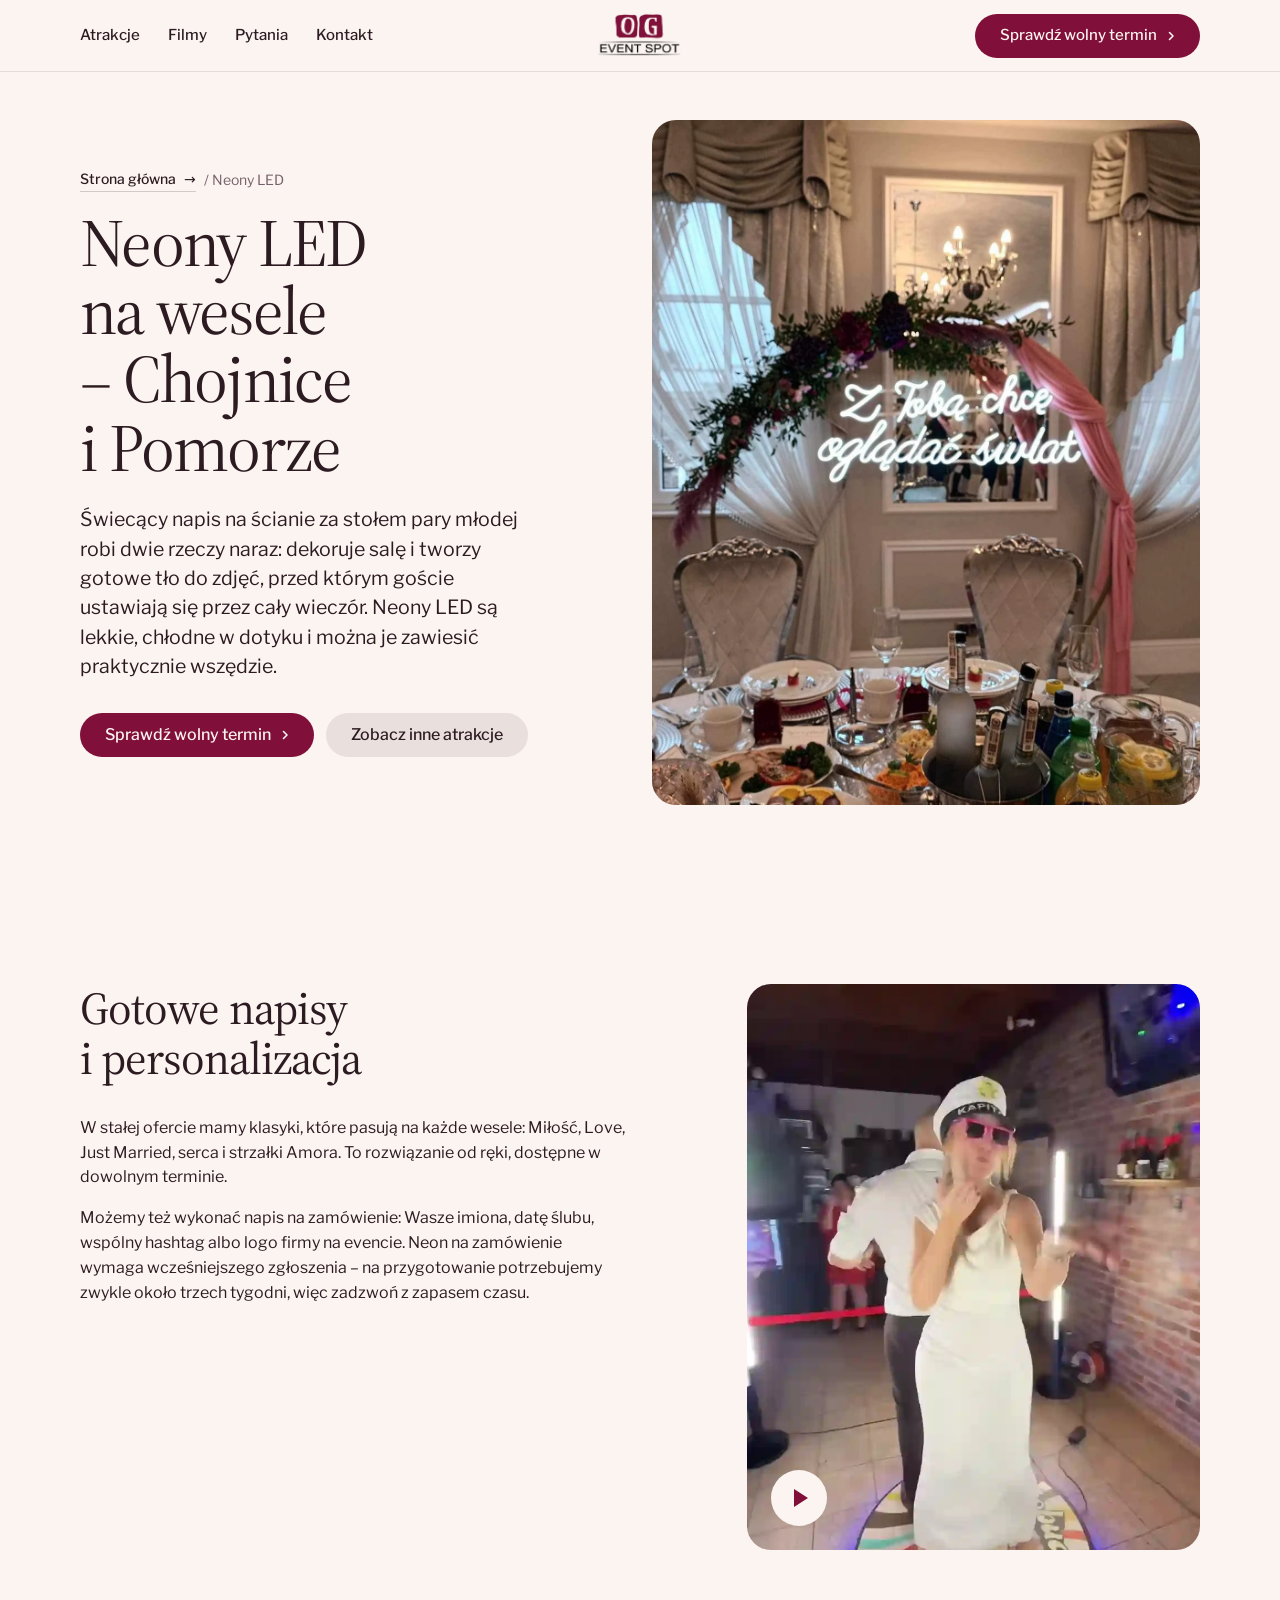
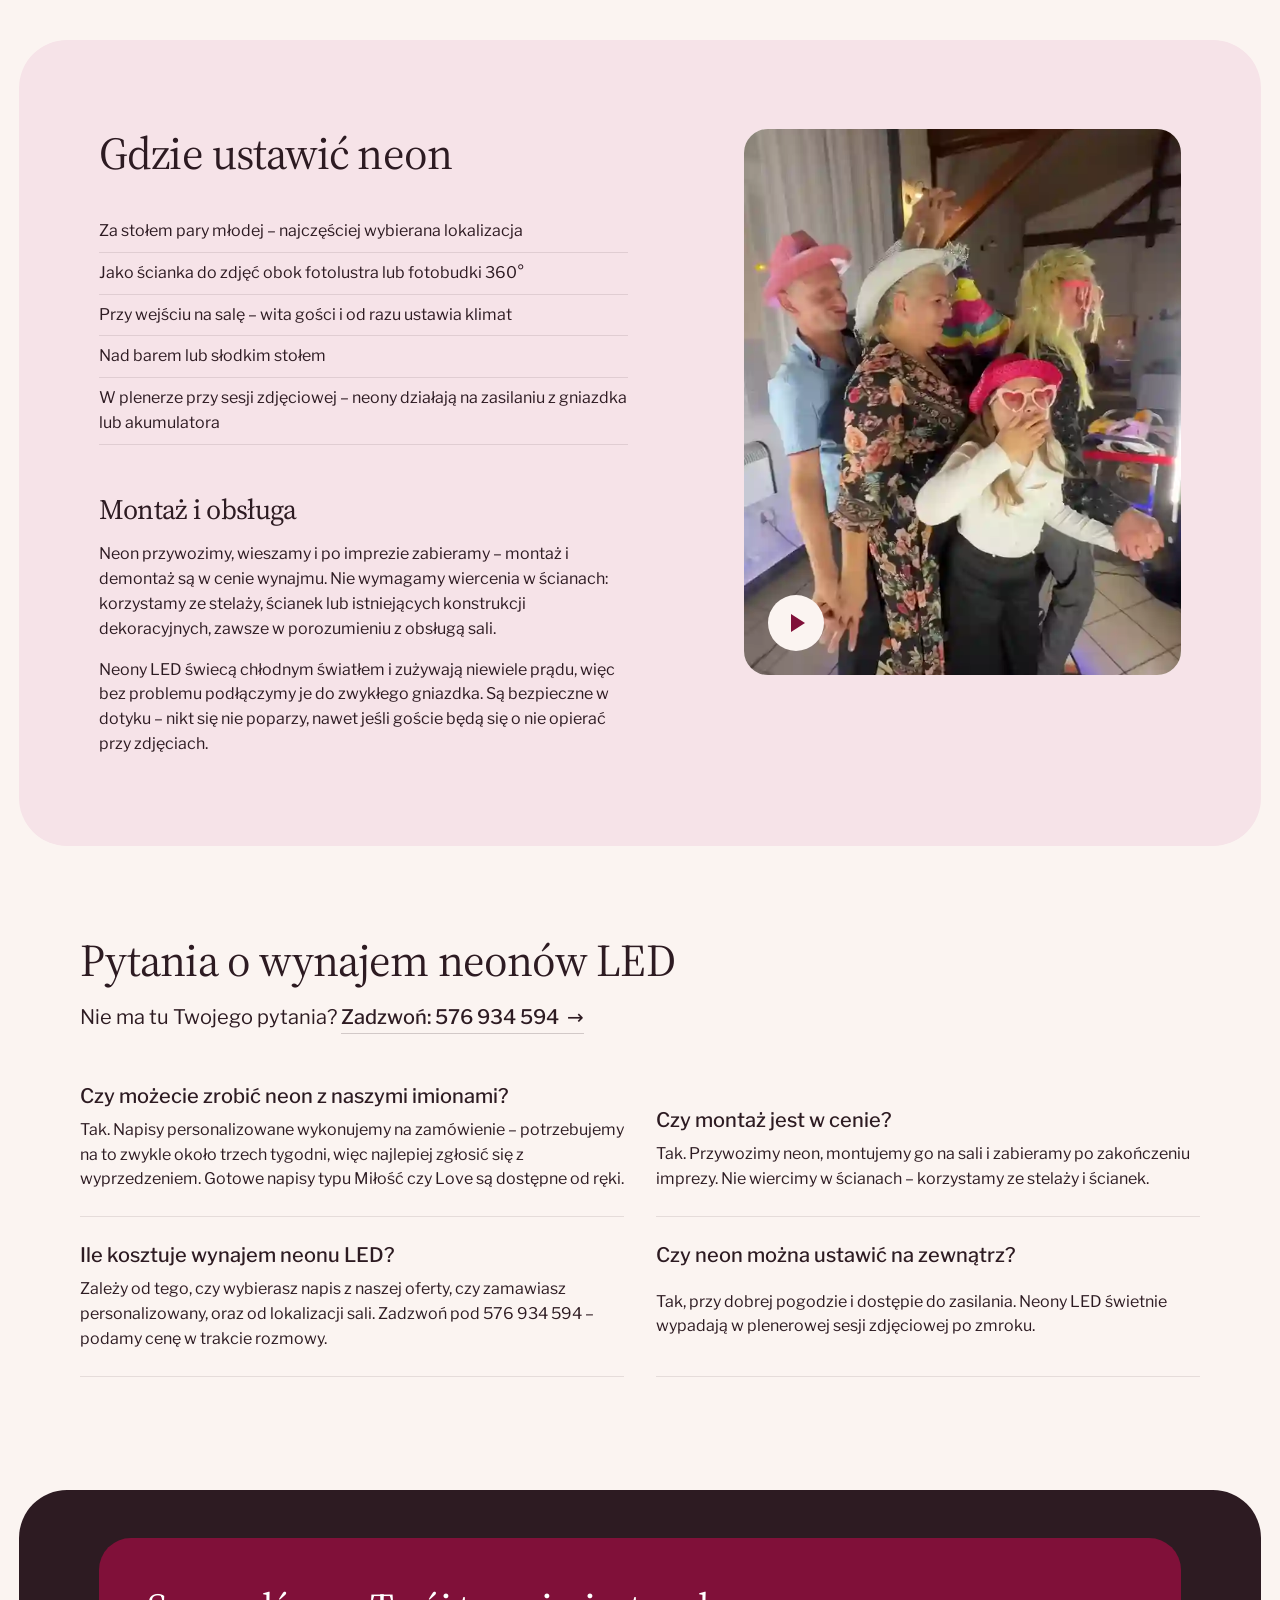
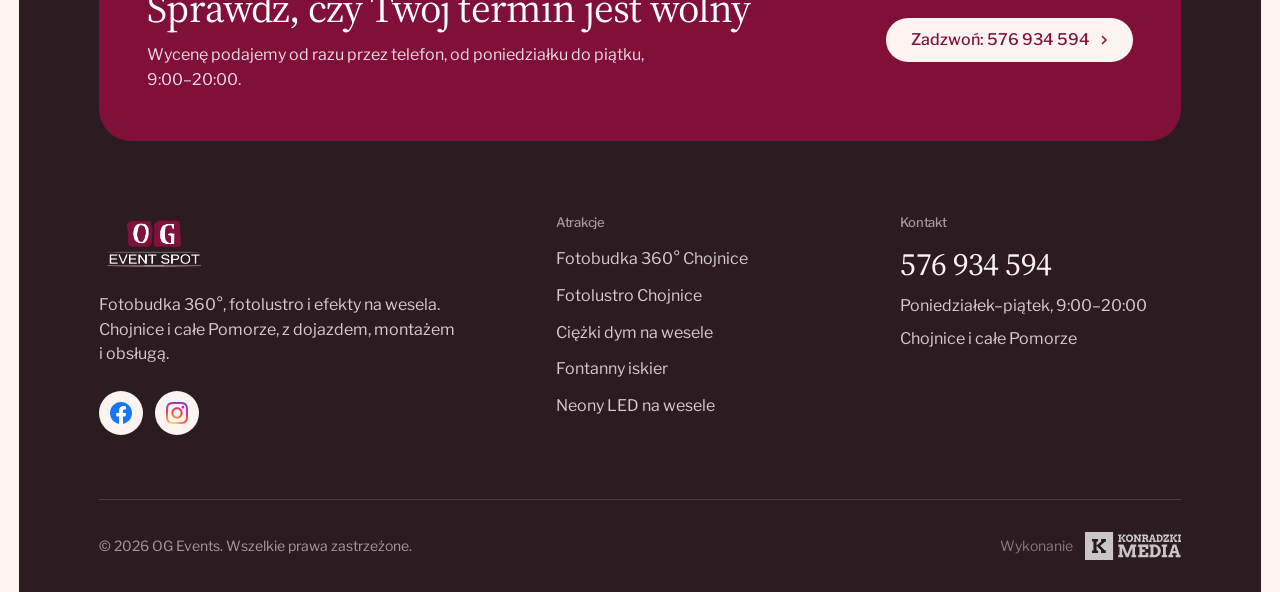
<file: neony-led/index.html>
<!doctype html>
<html lang="pl" data-type="service" data-radius="round" data-buttons="pill" data-motion>
	<head>
		<meta charset="UTF-8" />
		<meta name="viewport" content="width=device-width, initial-scale=1, viewport-fit=cover" />
		<meta name="site-kind" content="other" />
		<meta name="page-type" content="service" />
		<meta name="description" content="Wynajem neonów LED na wesele w Chojnicach i na Pomorzu. Napisy z imionami, ścianka do zdjęć, montaż w cenie. Sprawdź terminy: 576 934 594." />
		<meta name="theme-color" content="#fbf4f1" />
		<title>Neony LED na wesele – Chojnice i Pomorze | OG Events</title>

		<link rel="canonical" href="https://fotobudka-chojnice.pl/neony-led/" />

		<meta property="og:type" content="website" />
		<meta property="og:locale" content="pl_PL" />
		<meta property="og:site_name" content="OG Events – Fotobudka Chojnice" />
		<meta property="og:url" content="https://fotobudka-chojnice.pl/neony-led/" />
		<meta property="og:title" content="Neony LED na wesele – Chojnice i Pomorze | OG Events" />
		<meta property="og:description" content="Wynajem neonów LED na wesele w Chojnicach i na Pomorzu. Napisy z imionami, ścianka do zdjęć, montaż w cenie. Sprawdź terminy: 576 934 594." />
		<meta property="og:image" content="https://fotobudka-chojnice.pl/images/neons.jpg" />
		<meta property="og:image:width" content="2000" />
		<meta property="og:image:height" content="1500" />
		<meta property="og:image:alt" content="Neonowy napis LED jako dekoracja weselna" />

		<meta name="twitter:card" content="summary_large_image" />
		<meta name="twitter:title" content="Neony LED na wesele – Chojnice i Pomorze | OG Events" />
		<meta name="twitter:description" content="Wynajem neonów LED na wesele w Chojnicach i na Pomorzu. Napisy z imionami, ścianka do zdjęć, montaż w cenie. Sprawdź terminy: 576 934 594." />
		<meta name="twitter:image" content="https://fotobudka-chojnice.pl/images/neons.jpg" />

		<link
			rel="icon"
			type="image/png"
			sizes="48x48"
			href="/images/og-events-logo-prof.png"
		/>
		<link rel="shortcut icon" href="/favicon.ico" />
<link rel="stylesheet" href="/assets/fonts.css">
<link rel="stylesheet" href="/assets/system.css">
<link rel="stylesheet" href="/assets/ui/cards.css">
<link rel="stylesheet" href="/assets/motion/motion.css">
<link rel="stylesheet" href="/assets/layout/layout.css">
<link rel="stylesheet" href="/assets/icons/icon.css">
<style>
:root {
  --p-bg: #fbf4f1; --p-surface: #f6e3e8; --p-ink: #2d1b22; --p-muted: #76606a;
  --p-accent: #801039; --p-accent-ink: #fbf4f1; --p-action: #801039; --p-action-ink: #fbf4f1;
  --p-inv-bg: #2d1b22; --p-inv-surface: #3a282e; --p-inv-ink: #fbf4f1; --p-inv-muted: #a79a9b;
  --p-inv-accent: #fbf4f1; --p-inv-accent-ink: #2d1b22; --p-inv-action: #fbf4f1; --p-inv-action-ink: #2d1b22;
  --font-display: "Source Serif 4", Georgia, serif;
  --font-text: "Libre Franklin", system-ui, sans-serif;
  --display-weight: 400;
  --display-tracking: -0.02em;
  --display-tracking-xl: -0.026em;
}
</style>
<link rel="stylesheet" href="/assets/site.css?v=13">

<script type="application/ld+json">
			{
			 "@context": "https://schema.org",
			 "@type": "Service",
			 "name": "Neony LED – Chojnice i Pomorskie",
			 "serviceType": "Neony LED",
			 "description": "Wynajem neonów LED na wesele w Chojnicach i na Pomorzu. Napisy z imionami, ścianka do zdjęć, montaż w cenie. Sprawdź terminy: 576 934 594.",
			 "url": "https://fotobudka-chojnice.pl/neony-led/",
			 "image": "https://fotobudka-chojnice.pl/images/neons.jpg",
			 "areaServed": [
			  {
			   "@type": "City",
			   "name": "Chojnice"
			  },
			  {
			   "@type": "City",
			   "name": "Człuchów"
			  },
			  {
			   "@type": "City",
			   "name": "Tuchola"
			  },
			  {
			   "@type": "City",
			   "name": "Kościerzyna"
			  },
			  {
			   "@type": "City",
			   "name": "Bytów"
			  },
			  {
			   "@type": "City",
			   "name": "Kartuzy"
			  },
			  {
			   "@type": "City",
			   "name": "Gdańsk"
			  },
			  {
			   "@type": "City",
			   "name": "Gdynia"
			  },
			  {
			   "@type": "City",
			   "name": "Sopot"
			  },
			  {
			   "@type": "City",
			   "name": "Starogard Gdański"
			  },
			  {
			   "@type": "City",
			   "name": "Tczew"
			  },
			  {
			   "@type": "City",
			   "name": "Słupsk"
			  }
			 ],
			 "provider": {
			  "@type": "LocalBusiness",
			  "name": "OG Events - Fotobudka Chojnice",
			  "url": "https://fotobudka-chojnice.pl/",
			  "telephone": "576 934 594",
			  "address": {
			   "@type": "PostalAddress",
			   "addressLocality": "Chojnice",
			   "addressRegion": "Pomorskie",
			   "addressCountry": "PL"
			  }
			 }
			}
		</script>
<script type="application/ld+json">
			{
			 "@context": "https://schema.org",
			 "@type": "FAQPage",
			 "mainEntity": [
			  {
			   "@type": "Question",
			   "name": "Czy możecie zrobić neon z naszymi imionami?",
			   "acceptedAnswer": {
			    "@type": "Answer",
			    "text": "Tak. Napisy personalizowane wykonujemy na zamówienie – potrzebujemy na to zwykle około trzech tygodni, więc najlepiej zgłosić się z wyprzedzeniem. Gotowe napisy typu Miłość czy Love są dostępne od ręki."
			   }
			  },
			  {
			   "@type": "Question",
			   "name": "Czy montaż jest w cenie?",
			   "acceptedAnswer": {
			    "@type": "Answer",
			    "text": "Tak. Przywozimy neon, montujemy go na sali i zabieramy po zakończeniu imprezy. Nie wiercimy w ścianach – korzystamy ze stelaży i ścianek."
			   }
			  },
			  {
			   "@type": "Question",
			   "name": "Ile kosztuje wynajem neonu LED?",
			   "acceptedAnswer": {
			    "@type": "Answer",
			    "text": "Zależy od tego, czy wybierasz napis z naszej oferty, czy zamawiasz personalizowany, oraz od lokalizacji sali. Zadzwoń pod 576 934 594 – podamy cenę w trakcie rozmowy."
			   }
			  },
			  {
			   "@type": "Question",
			   "name": "Czy neon można ustawić na zewnątrz?",
			   "acceptedAnswer": {
			    "@type": "Answer",
			    "text": "Tak, przy dobrej pogodzie i dostępie do zasilania. Neony LED świetnie wypadają w plenerowej sesji zdjęciowej po zmroku."
			   }
			  }
			 ]
			}
		</script>
<script type="application/ld+json">
			{
			 "@context": "https://schema.org",
			 "@type": "BreadcrumbList",
			 "itemListElement": [
			  {
			   "@type": "ListItem",
			   "position": 1,
			   "name": "Strona główna",
			   "item": "https://fotobudka-chojnice.pl/"
			  },
			  {
			   "@type": "ListItem",
			   "position": 2,
			   "name": "Neony LED",
			   "item": "https://fotobudka-chojnice.pl/neony-led/"
			  }
			 ]
			}
		</script>
</head>
<body>
<!-- type: service (site-kind other), a service page of fotobudka-chojnice.pl with the home page's deal:
     hero split, nav-split, close-word head row, footer-visit, rhythm space, buttons tonal -->

<header class="nav nav--split">
  <div class="wrap nav__bar">
    <a class="skip" href="#tresc">Przejdź do oferty</a>
    <nav class="nav__links" aria-label="Menu główne">
      <div class="nav__item"><a class="nav__link" href="/#atrakcje">Atrakcje</a></div>
      <div class="nav__item"><a class="nav__link" href="/#filmy">Filmy</a></div>
      <div class="nav__item"><a class="nav__link" href="/#faq">Pytania</a></div>
      <div class="nav__item"><a class="nav__link" href="#contact">Kontakt</a></div>
    </nav>
    <a class="nav__logo" href="/" aria-label="OG Events, strona główna"><img class="nav__logo-img" src="/images/og-events-logo-black.webp" width="397" height="227" alt="OG Events"></a>
    <div class="nav__actions">
      <a class="btn btn--primary" href="/#rezerwacja">Sprawdź wolny termin</a>
    </div>
    <button class="nav__toggle" type="button" aria-expanded="false" aria-label="Menu">
      <svg width="18" height="18" viewBox="0 0 18 18" aria-hidden="true"><path d="M2 5h14M2 13h14" stroke="currentColor" stroke-width="1.6" stroke-linecap="round"/></svg>
    </button>
  </div>
</header>

<main id="tresc">
  <section class="hero hero--split" aria-labelledby="hero-h">
    <div class="wrap"><div class="hero-text grid hero__grid">
      <div class="hero__text span-5">
        <p class="hero__kicker"><a class="link" href="/">Strona główna</a> / Neony LED</p>
        <h1 id="hero-h">Neony LED na wesele – Chojnice i Pomorze</h1>
        <p class="hero__lead">Świecący napis na ścianie za stołem pary młodej robi dwie rzeczy naraz: dekoruje salę i tworzy gotowe tło do zdjęć, przed którym goście ustawiają się przez cały wieczór. Neony LED są lekkie, chłodne w dotyku i można je zawiesić praktycznie wszędzie.</p>
        <div class="btn-row"><a class="btn btn--primary" href="/#rezerwacja">Sprawdź wolny termin<svg class="m-arrow" viewBox="0 0 12 12" aria-hidden="true"><path class="m-arrow__stem" d="M1 6h8"/><path class="m-arrow__head" d="M4.5 2.5 8 6l-3.5 3.5"/></svg></a><a class="btn btn--secondary" href="/#atrakcje">Zobacz inne atrakcje</a></div>
      </div>
      <div class="hero__media span-6 start-7">
        <img src="/images/neons.webp" width="2000" height="1500" alt="Neonowy napis LED jako dekoracja weselna" fetchpriority="high">
      </div>
    </div></div>
  </section>

  <section class="section" id="opis" aria-labelledby="opis-h">
    <div class="wrap">
      <div class="grid grid--top fill">
        <div class="span-6 prose">
          <h2 id="opis-h">Gotowe napisy i personalizacja</h2>
          <p>W stałej ofercie mamy klasyki, które pasują na każde wesele: Miłość, Love, Just Married, serca i strzałki Amora. To rozwiązanie od ręki, dostępne w dowolnym terminie.</p>
          <p>Możemy też wykonać napis na zamówienie: Wasze imiona, datę ślubu, wspólny hashtag albo logo firmy na evencie. Neon na zamówienie wymaga wcześniejszego zgłoszenia – na przygotowanie potrzebujemy zwykle około trzech tygodni, więc zadzwoń z zapasem czasu.</p>
        </div>
        <div class="frame frame--photo span-5 start-8 film film--sub" data-film>
          <video src="/videos/filmik3.webm" poster="/videos/poster_filmik3.webp" muted loop playsinline preload="none" aria-label="Gość pozuje na platformie 360°"></video>
          <button class="film__play" type="button" aria-label="Odtwórz film"><span aria-hidden="true"></span></button>
        </div>
      </div>
    </div>
  </section>

  <section class="section band" id="zakres" aria-labelledby="zakres-h">
    <div class="wrap">
      <div class="grid grid--top fill">
        <div class="span-6 prose">
          <h2 id="zakres-h">Gdzie ustawić neon</h2>
          <ul class="list-plain">
          <li>Za stołem pary młodej – najczęściej wybierana lokalizacja</li>
          <li>Jako ścianka do zdjęć obok fotolustra lub fotobudki 360°</li>
          <li>Przy wejściu na salę – wita gości i od razu ustawia klimat</li>
          <li>Nad barem lub słodkim stołem</li>
          <li>W plenerze przy sesji zdjęciowej – neony działają na zasilaniu z gniazdka lub akumulatora</li>
          </ul>
          <h3>Montaż i obsługa</h3>
          <p>Neon przywozimy, wieszamy i po imprezie zabieramy – montaż i demontaż są w cenie wynajmu. Nie wymagamy wiercenia w ścianach: korzystamy ze stelaży, ścianek lub istniejących konstrukcji dekoracyjnych, zawsze w porozumieniu z obsługą sali.</p>
          <p>Neony LED świecą chłodnym światłem i zużywają niewiele prądu, więc bez problemu podłączymy je do zwykłego gniazdka. Są bezpieczne w dotyku – nikt się nie poparzy, nawet jeśli goście będą się o nie opierać przy zdjęciach.</p>
        </div>
        <div class="frame frame--photo span-5 start-8 film film--sub" data-film>
          <video src="/videos/filmik2.webm" poster="/videos/poster_filmik2.webp" muted loop playsinline preload="none" aria-label="Goście z rekwizytami w fotobudce"></video>
          <button class="film__play" type="button" aria-label="Odtwórz film"><span aria-hidden="true"></span></button>
        </div>
      </div>
    </div>
  </section>

  <section class="section" id="faq" aria-labelledby="faq-h" itemscope itemtype="https://schema.org/FAQPage">
    <div class="wrap">
      <div class="section-head">
        <h2 id="faq-h">Pytania o wynajem neonów LED</h2>
        <p>Nie ma tu Twojego pytania? <a class="link" href="tel:+48576934594">Zadzwoń: 576 934 594</a></p>
      </div>
      <div class="faq">
          <div class="faq__item" itemscope itemprop="mainEntity" itemtype="https://schema.org/Question">
            <h3 itemprop="name">Czy możecie zrobić neon z naszymi imionami?</h3>
            <div itemscope itemprop="acceptedAnswer" itemtype="https://schema.org/Answer"><p itemprop="text">Tak. Napisy personalizowane wykonujemy na zamówienie – potrzebujemy na to zwykle około trzech tygodni, więc najlepiej zgłosić się z wyprzedzeniem. Gotowe napisy typu Miłość czy Love są dostępne od ręki.</p></div>
          </div>
          <div class="faq__item" itemscope itemprop="mainEntity" itemtype="https://schema.org/Question">
            <h3 itemprop="name">Czy montaż jest w cenie?</h3>
            <div itemscope itemprop="acceptedAnswer" itemtype="https://schema.org/Answer"><p itemprop="text">Tak. Przywozimy neon, montujemy go na sali i zabieramy po zakończeniu imprezy. Nie wiercimy w ścianach – korzystamy ze stelaży i ścianek.</p></div>
          </div>
          <div class="faq__item" itemscope itemprop="mainEntity" itemtype="https://schema.org/Question">
            <h3 itemprop="name">Ile kosztuje wynajem neonu LED?</h3>
            <div itemscope itemprop="acceptedAnswer" itemtype="https://schema.org/Answer"><p itemprop="text">Zależy od tego, czy wybierasz napis z naszej oferty, czy zamawiasz personalizowany, oraz od lokalizacji sali. Zadzwoń pod 576 934 594 – podamy cenę w trakcie rozmowy.</p></div>
          </div>
          <div class="faq__item" itemscope itemprop="mainEntity" itemtype="https://schema.org/Question">
            <h3 itemprop="name">Czy neon można ustawić na zewnątrz?</h3>
            <div itemscope itemprop="acceptedAnswer" itemtype="https://schema.org/Answer"><p itemprop="text">Tak, przy dobrej pogodzie i dostępie do zasilania. Neony LED świetnie wypadają w plenerowej sesji zdjęciowej po zmroku.</p></div>
          </div>
      </div>
    </div>
  </section>
</main>

<footer class="site-foot" id="contact" aria-labelledby="close-h">
  <div class="wrap">
    <div class="foot-cta">
      <div>
        <h2 id="close-h">Sprawdź, czy Twój termin jest wolny</h2>
        <p>Wycenę podajemy od razu przez telefon, od poniedziałku do piątku, 9:00–20:00.</p>
      </div>
      <a class="btn btn--primary foot-cta__btn" href="tel:+48576934594">Zadzwoń: 576 934 594</a>
    </div>

    <div class="foot-grid">
      <div class="foot-col foot-col--brand">
        <a href="/" aria-label="OG Events, strona główna"><img class="foot-logo" src="/images/og-events-logo-white.webp" width="397" height="227" alt="OG Events" loading="lazy"></a>
        <p>Fotobudka 360°, fotolustro i efekty na wesela. Chojnice i całe Pomorze, z dojazdem, montażem i obsługą.</p>
        <div class="foot-social">
          <a href="https://www.facebook.com/profile.php?id=61553668165091" target="_blank" rel="noopener" aria-label="OG Events na Facebooku"><img src="/assets/icons/logos-facebook.svg" alt="" width="22" height="22"></a>
          <a href="https://www.instagram.com/og.eventspot/" target="_blank" rel="noopener" aria-label="OG Events na Instagramie"><img src="/assets/icons/instagram-colour.svg" alt="" width="22" height="22"></a>
        </div>
      </div>
      <nav class="foot-col" aria-label="Atrakcje">
        <h3>Atrakcje</h3>
        <ul>
          <li><a href="/fotobudka-360/">Fotobudka 360° Chojnice</a></li>
          <li><a href="/fotolustro/">Fotolustro Chojnice</a></li>
          <li><a href="/ciezki-dym/">Ciężki dym na wesele</a></li>
          <li><a href="/fontanny-iskier/">Fontanny iskier</a></li>
          <li><a href="/neony-led/">Neony LED na wesele</a></li>
        </ul>
      </nav>
      <div class="foot-col">
        <h3>Kontakt</h3>
        <a class="foot-phone" href="tel:+48576934594">576 934 594</a>
        <p>Poniedziałek–piątek, 9:00–20:00</p>
        <p>Chojnice i całe Pomorze</p>
      </div>
    </div>

    <div class="foot-legal">
      <span>© <span data-year>2026</span> OG Events. Wszelkie prawa zastrzeżone.</span>
      <a class="foot-credit" href="https://konradzki-media-app.vercel.app/" target="_blank" rel="noopener" aria-label="Strona wykonana przez Konradzki Media"><span>Wykonanie</span><img src="/images/logo-konradzkimedia.svg" width="102" height="30" alt="Konradzki Media" loading="lazy"></a>
    </div>
  </div>
</footer>

<script type="module" src="/assets/system.js"></script>
<script type="module" src="/assets/motion/motion.js"></script>
<script type="module" src="/assets/layout/layout.js"></script>
<script src="/assets/site.js?v=3" defer></script>
</body>
</html>
</file>
<file: assets/fonts.css>
/* Fonty hostowane lokalnie (CSP serwera blokuje Google Fonts). Source Serif 4 i Libre Franklin, licencja OFL. */
@font-face{font-family:"Source Serif 4";font-style:normal;font-display:swap;font-weight:200 900;src:url("/fonts/source-serif/source-serif-4-latin-ext-opsz-normal.woff2") format("woff2-variations");unicode-range:U+0100-02BA, U+02BD-02C5, U+02C7-02CC, U+02CE-02D7, U+02DD-02FF, U+0304, U+0308, U+0329, U+1D00-1DBF, U+1E00-1E9F, U+1EF2-1EFF, U+2020, U+20A0-20AB, U+20AD-20C0, U+2113, U+2C60-2C7F, U+A720-A7FF}
@font-face{font-family:"Source Serif 4";font-style:normal;font-display:swap;font-weight:200 900;src:url("/fonts/source-serif/source-serif-4-latin-opsz-normal.woff2") format("woff2-variations");unicode-range:U+0000-00FF, U+0131, U+0152-0153, U+02BB-02BC, U+02C6, U+02DA, U+02DC, U+0304, U+0308, U+0329, U+2000-206F, U+20AC, U+2122, U+2191, U+2193, U+2212, U+2215, U+FEFF, U+FFFD}
@font-face{font-family:"Source Serif 4";font-style:italic;font-display:swap;font-weight:200 900;src:url("/fonts/source-serif/source-serif-4-latin-ext-opsz-italic.woff2") format("woff2-variations");unicode-range:U+0100-02BA, U+02BD-02C5, U+02C7-02CC, U+02CE-02D7, U+02DD-02FF, U+0304, U+0308, U+0329, U+1D00-1DBF, U+1E00-1E9F, U+1EF2-1EFF, U+2020, U+20A0-20AB, U+20AD-20C0, U+2113, U+2C60-2C7F, U+A720-A7FF}
@font-face{font-family:"Source Serif 4";font-style:italic;font-display:swap;font-weight:200 900;src:url("/fonts/source-serif/source-serif-4-latin-opsz-italic.woff2") format("woff2-variations");unicode-range:U+0000-00FF, U+0131, U+0152-0153, U+02BB-02BC, U+02C6, U+02DA, U+02DC, U+0304, U+0308, U+0329, U+2000-206F, U+20AC, U+2122, U+2191, U+2193, U+2212, U+2215, U+FEFF, U+FFFD}
@font-face{font-family:"Libre Franklin";font-style:normal;font-display:swap;font-weight:100 900;src:url("/fonts/libre-franklin/libre-franklin-latin-ext-wght-normal.woff2") format("woff2-variations");unicode-range:U+0100-02BA, U+02BD-02C5, U+02C7-02CC, U+02CE-02D7, U+02DD-02FF, U+0304, U+0308, U+0329, U+1D00-1DBF, U+1E00-1E9F, U+1EF2-1EFF, U+2020, U+20A0-20AB, U+20AD-20C0, U+2113, U+2C60-2C7F, U+A720-A7FF}
@font-face{font-family:"Libre Franklin";font-style:normal;font-display:swap;font-weight:100 900;src:url("/fonts/libre-franklin/libre-franklin-latin-wght-normal.woff2") format("woff2-variations");unicode-range:U+0000-00FF, U+0131, U+0152-0153, U+02BB-02BC, U+02C6, U+02DA, U+02DC, U+0304, U+0308, U+0329, U+2000-206F, U+20AC, U+2122, U+2191, U+2193, U+2212, U+2215, U+FEFF, U+FFFD}
</file>
<file: assets/system.css>
/*
  taste-skill system.css - the one system for the page. Link it first, then assets/ui/cards.css (the
  feature card, its panel and the fragment placements), then set the palette (--p-*), the fonts and
  the radius set on :root in the page (node scripts/start.mjs prints that block).
  Do not add a second grid, spacing scale, type scale, radius scale, button or card style.
*/

/* ---------------------------------------------------------------- tokens */
:root {
  /* palette (hex only; fx.js reads --bg --surface --ink --muted --accent --accent-ink) */
  --p-bg: #ffffff;
  --p-surface: #f4f4f4;
  --p-ink: #111111;
  --p-muted: #6b6b6b;
  --p-accent: #1a4be0;
  --p-accent-ink: #ffffff;
  --p-action: #1a4be0;      /* buttons, links, focus: the accent, or the ink when the accent is too pale */
  --p-action-ink: #ffffff;
  --p-inv-bg: #111111;
  --p-inv-surface: #1c1c1c;
  --p-inv-ink: #f4f4f4;
  --p-inv-muted: #a3a3a3;
  --p-inv-accent: #ffffff;
  --p-inv-accent-ink: #111111;
  --p-inv-action: #ffffff;
  --p-inv-action-ink: #111111;
  /* the lit ground behind UI and in the closing band (references/cards.md), one per page, tech pages only
     (none on kind other, which is flat): <html data-ground="sand|sky|sage|painting">. system.js gives it to every ground
     that holds UI, on light and dark pages alike; --hue on one panel changes only its accent */
  --ground-bg: #d9ccb7; --ground-surface: #e9e0d2; --ground-ink: #2a2622; --ground-muted: #5a534a; --ground-accent: #a8794a;

  /* fonts */
  --font-display: system-ui, -apple-system, "Segoe UI", sans-serif;
  --font-text: system-ui, -apple-system, "Segoe UI", sans-serif;
  --font-mono: ui-monospace, "SFMono-Regular", Menlo, Consolas, monospace;
  --display-weight: 400;    /* headlines 400; 500 on a tech page (software, gaming, hardware) */
  --display-tracking: -0.025em;

  /* the page rhythm (references/layout-v4.md): one section per screen. The header is fixed and
     --nav tall; every section is padded --padt above and --padb (plus the phone action bar, --bar)
     below, and is exactly one or two screens tall (--h: 1 or 2; --hm on a phone). The hero's words
     start --hgap under the header and its content ends --hpadb above the fold. */
  --nav: 72px;
  --padt: 120px;
  --padb: 72px;
  --hgap: 48px;
  --hpadb: 64px;
  --bar: 0px;
  /* grid: one .wrap (alias .container) for the header, every section and the footer, the same
     --gut on both sides: 1280 wide at x 80-1360 at 1440, 342 at x 24-366 at 390 */
  --container: 1280px;
  --gut: 80px;
  --pad: var(--gut);
  --gutter: 24px;

  /* spacing: 4/8 scale */
  --s-1: 4px;  --s-2: 8px;  --s-3: 12px; --s-4: 16px; --s-5: 24px;
  --s-6: 32px; --s-7: 48px; --s-8: 64px; --s-9: 96px; --s-10: 128px;
  --section: 40px;      /* only a .section outside main (the kit's demo pages); every main > section and
                           footer.closing take --padt and --padb */
  --section-band: 56px; /* the same for an older footer outside footer.closing */
  --head-gap: 48px;     /* the one heading-to-content gap, 32 on a phone (layout.css reads it as --ly-head-gap) */
  --card-pad: 16px;     /* card padding (cards.css sets its own for cards with a panel) */
  --card-gap: 16px;     /* gap between cards */

  /* type scale (the only sizes on the page) */
  --t-label: 13px;
  --t-small: 14px;
  --t-body: 16px;
  --t-lead: 18px;
  --t-card: 18px;
  --t-h3: 24px;
  /* straight lines from the phone size at 390 to the desktop size at 1440 (system.md's table) */
  --t-h2: clamp(30px, 1.72vw + 23.3px, 48px);
  --t-h1: clamp(38px, 3.24vw + 25.4px, 72px);
  /* a big number stays a step under the h2 (VI-11): 38 at 1440, 28 at 390, so it never reads as a
     section heading; a stats row and a price set their own, smaller still */
  --t-stat: clamp(28px, .952vw + 24.29px, 38px);

  /* radius: one scale (soft by default; data-radius on <html> switches it) */
  --r-sm: 8px;  --r-md: 12px; --r-lg: 20px; --r-btn: 8px;

  /* controls (fixed here; a page never adds its own) */
  --btn-h: 44px;
  --btn-h-sm: 36px;
  --nav-h: var(--nav);  /* the older name, kept for the kit's files */
  --icon: 16px;         /* small icons: socials, menu chevrons, mono brand marks */

  /* motion */
  --ease: cubic-bezier(.2, .7, .2, 1);
  --dur: 180ms;
}
html[data-radius="sharp"] { --r-sm: 4px; --r-md: 6px;  --r-lg: 8px;  --r-btn: 4px; }
html[data-radius="soft"]  { --r-sm: 8px; --r-md: 12px; --r-lg: 20px; --r-btn: 8px; }
html[data-radius="round"] { --r-sm: 10px; --r-md: 16px; --r-lg: 24px; --r-btn: 999px; }
/* the four lit grounds (references/cards.md); sand is the default above. painting goes with
   painterly-landscape (x.ai's daylight sky over olive hills) */
html[data-ground="sky"]      { --ground-bg: #c6d3df; --ground-surface: #d6e0e9; --ground-ink: #25303a; --ground-muted: #4d5964; --ground-accent: #3f6a92; }
html[data-ground="sage"]     { --ground-bg: #cdd6c6; --ground-surface: #dce3d6; --ground-ink: #262d24; --ground-muted: #535b51; --ground-accent: #6c8e63; }
html[data-ground="painting"] { --ground-bg: #79a8d6; --ground-surface: #a6c4e2; --ground-ink: #16212c; --ground-muted: #273949; --ground-accent: #9c9b3c; }
/* cards.css takes its card and panel radii from this scale */
html[data-radius] .card { --c-r: var(--r-lg); }
html[data-radius] .panel { --p-r: var(--r-md); }

/* a phone: the header 56, the sections padded 96 / 48, the hero's words 40 under the header and its
   content ending 24 above the fold, 24 at both sides, 12 between columns */
@media (max-width: 639px) {
  :root { --nav: 56px; --padt: 96px; --padb: 48px; --hgap: 40px; --hpadb: 24px; --gut: 24px; --gutter: 12px; --card-gap: 12px; --head-gap: 32px; }
}
@media (min-width: 640px) {
  :root { --gut: 48px; --section: 48px; --section-band: 72px; --card-pad: 24px; }
}
@media (min-width: 1024px) {
  :root { --gut: 80px; --section: 56px; --section-band: 96px; --card-gap: 24px;
          --t-lead: 20px; --t-card: 20px; --t-h3: 28px; }
  /* a place (and a local service): the 1200 column at x 120-1320 */
  html[data-type="place"] { --gut: 120px; --container: 1200px; }
}
/* a place (VI-06, ST-96, PH-23): its own smaller type (h1 48/53 and 32/37, h2 32/40 and 24/30, titles
   and the sub-line 20 and 18), the Recipe 3 hero's gap under its photograph (40, 24 on a phone),
   square photographs and cards and 2px buttons, whatever data-radius and data-buttons say */
:root[data-type="place"] {
  --hgap: 40px;
  --t-h1: clamp(32px, 1.524vw + 26.06px, 48px);
  --t-h2: clamp(24px, .762vw + 21px, 32px);
  --t-h3: clamp(20px, .381vw + 18.51px, 24px);
  --r-sm: 2px; --r-md: 0px; --r-lg: 0px; --r-btn: 2px;
}
:root[data-type="place"] :is(h1, .t-h1) { line-height: 1.104; }
:root[data-type="place"] :is(h2, .t-h2) { line-height: 1.25; }
@media (max-width: 639px) {
  :root[data-type="place"] { --hgap: 24px; }
  :root[data-type="place"] :is(h1, .t-h1) { line-height: 1.156; }
}

/* ---------------------------------------------------------------- grounds (at most three) */
:root, .ground-base {
  --bg: var(--p-bg); --surface: var(--p-surface); --ink: var(--p-ink); --muted: var(--p-muted);
  --accent: var(--p-accent); --accent-ink: var(--p-accent-ink); --card: var(--p-surface);
  --action: var(--p-action); --action-ink: var(--p-action-ink);
}
.ground-surface {
  --bg: var(--p-surface); --surface: var(--p-bg); --ink: var(--p-ink); --muted: var(--p-muted);
  --accent: var(--p-accent); --accent-ink: var(--p-accent-ink); --card: var(--p-bg);
  --action: var(--p-action); --action-ink: var(--p-action-ink);
}
.ground-inverse {
  --bg: var(--p-inv-bg); --surface: var(--p-inv-surface); --ink: var(--p-inv-ink); --muted: var(--p-inv-muted);
  --accent: var(--p-inv-accent); --accent-ink: var(--p-inv-accent-ink); --card: var(--p-inv-surface);
  --action: var(--p-inv-action); --action-ink: var(--p-inv-action-ink);
}
:root, .ground-base, .ground-surface, .ground-inverse {
  --line: color-mix(in oklab, var(--ink) 11%, transparent);
  --line-strong: color-mix(in oklab, var(--ink) 20%, transparent);
  /* effects (fx.js) and UI fragments (assets/ui) take the colours of the ground they sit on */
  --fx-bg: var(--bg); --fx-surface: var(--surface); --fx-ink: var(--ink); --fx-muted: var(--muted);
  --fx-accent: var(--accent); --fx-accent-ink: var(--accent-ink);
  --ui-font: var(--font-text); --ui-mono: var(--font-mono); --ui-radius: var(--r-md);
}
.ground-base, .ground-surface, .ground-inverse { background: var(--bg); color: var(--ink); }

/* ---------------------------------------------------------------- base */
*, *::before, *::after { box-sizing: border-box; }
/* an anchor lands on the section's top (the judge's frame): the fixed header covers --nav of its --padt */
html { -webkit-text-size-adjust: 100%; scroll-padding-top: 0; scroll-behavior: auto; margin: 0; }
body {
  margin: 0; background: var(--bg); color: var(--ink);
  font: 400 var(--t-body)/1.55 var(--font-text);
  -webkit-font-smoothing: antialiased; text-rendering: optimizeLegibility; overflow-x: clip;
}
img, svg, video, canvas { display: block; max-width: 100%; }
/* hidden means hidden, also on an img the line above makes a block (a menu tab's photograph, a peek photograph) */
[hidden] { display: none !important; }
img, video { height: auto; }
a { color: inherit; text-decoration: none; }
button { font: inherit; color: inherit; }
h1, h2, h3, h4, p, ul, ol, figure, blockquote { margin: 0; }
ul, ol { padding: 0; list-style: none; }
h1, h2, h3, h4 {
  font-family: var(--font-display); font-weight: var(--display-weight);
  letter-spacing: var(--display-tracking); text-wrap: balance; overflow-wrap: break-word;
}
h1, .t-h1 { font-size: var(--t-h1); line-height: 1.04; }
h2, .t-h2 { font-size: var(--t-h2); line-height: 1.1; }
h3, .t-h3 { font-size: var(--t-h3); line-height: 1.2; }
h4, .t-card { font-family: var(--font-text); font-weight: 500; font-size: var(--t-card); line-height: 1.3; letter-spacing: -0.01em; }
p { text-wrap: pretty; }
.t-lead  { font-size: var(--t-lead); line-height: 1.5; }
.t-body  { font-size: var(--t-body); line-height: 1.55; }
.t-small { font-size: var(--t-small); line-height: 1.5; }
.t-label { font-size: var(--t-label); font-weight: 500; line-height: 1.4; letter-spacing: 0.01em; }
.t-stat  { font-family: var(--font-display); font-weight: var(--display-weight); font-size: var(--t-stat);
           line-height: 1; letter-spacing: var(--display-tracking); font-variant-numeric: tabular-nums; }
.muted { color: var(--muted); }
.mono  { font-family: var(--font-mono); }
.measure { max-width: 62ch; }
:focus-visible { outline: 2px solid var(--action); outline-offset: 2px; border-radius: 2px; }
::selection { background: color-mix(in oklab, var(--accent) 30%, transparent); }

/* ---------------------------------------------------------------- grid */
.wrap, .container { width: min(100% - 2 * var(--gut), var(--container)); margin-inline: auto; padding-inline: 0; }
.grid { display: grid; grid-template-columns: repeat(12, minmax(0, 1fr)); column-gap: var(--gutter); row-gap: var(--card-gap); }
.grid > * { min-width: 0; grid-column: 1 / -1; }
.section { padding-block: var(--section); }

/* ---------------------------------------------------------------- one section per screen
   The page is a stack of screens. Framed at scrollY = k x the screen height, a shot shows exactly one
   section: the hero alone on the first screen, every other section (and footer.closing, the close and
   the footer in one) exactly one or two screens tall, its h2 first, --padt under its top. Heights
   and padding do it: no pinning, snapping or script.
     <section class="section" id=".." style="--h: 2">     (2 screens; --hm sets a phone's count alone)
       <div class="wrap"> the h2 first, then the content </div>     (the one in-flow child)
     </section>
   A layer (a full-bleed photograph or ground behind the words) is an <img class="layer" aria-hidden="true">
   beside the .wrap. Content must fit: one screen holds 708px of content at 1440x900 (900 - 120 - 72),
   two hold 1,608 (the second screen's part starts --padt under its top with .g2). From 640 to 1279 a
   section keeps at least its screens and grows past them rather than overlap the next. */
main > :is(section, .section), footer.closing {
  position: relative; box-sizing: border-box;
  height: calc(var(--h, 1) * 100vh); height: calc(var(--h, 1) * 100svh);
  padding: var(--padt) 0 calc(var(--padb) + var(--bar));
}
main > :is(section, .section) > :is(.wrap, .container), footer.closing > .wrap { position: relative; z-index: 1; height: 100%; }
main > :is(section, .section) > :is(.wrap, .container):not(.grid) { display: flex; flex-direction: column; }
/* a .wrap that is the section's grid too (class="wrap grid"): its rows start at the top */
main > :is(section, .section) > :is(.wrap, .container).grid { align-content: start; }
/* .fill: the block that takes what the screen leaves under the heading (a photograph, a frame) */
main > :is(section, .section) > .wrap > .fill { flex: 1 1 0; min-height: 0; }
/* two screens as two groups: row 1 the h2 and the first group, row 2 the rest (no second h2), starting
   --padt under the second screen's top, so the second shot looks like any other section */
main > :is(section, .section).g2, footer.closing.g2 { --h: 2; }
main > :is(section, .section).g2 > :is(.wrap, .container), footer.closing.g2 > .wrap { display: grid; grid-template-rows: minmax(0, 1fr) minmax(0, 1fr); row-gap: calc(var(--padt) + var(--padb) + var(--bar)); }
main > :is(section, .section).g2 > :is(.wrap, .container) > *, footer.closing.g2 > .wrap > * { min-height: 0; align-self: start; }
main > :is(section, .section).g2 > :is(.wrap, .container) > :is(.group, .fill) { align-self: stretch; }
/* a group: one screen's part of a .g2 section (its h2 and first rows, or the rest) */
.group { display: flex; flex-direction: column; min-height: 0; }
/* each screen's card row runs down to that screen's foot (the cards stretch, their panels grow), so
   the second screen of a .g2 is never a short row over an empty ground; both rows end on the same line */
@media (min-width: 1024px) {
  main > :is(section, .section).g2 > .wrap > .grid:last-child,
  main > :is(section, .section).g2 > .wrap > .group > .grid:last-child { align-self: stretch; flex: 1 1 auto; min-height: 0; }
}
.group > .fill { flex: 1 1 0; min-height: 0; }
@media (min-width: 640px) and (max-width: 1279px) {
  main > :is(section, .section):not(.hero, .section--hero), footer.closing {
    height: auto; min-height: calc(var(--h, 1) * 100vh); min-height: calc(var(--h, 1) * 100svh);
  }
  /* the section is a column and its .wrap takes all of it, so a .fill (a photograph, a frame) still
     grows to the section's foot (a min-height percentage would not resolve, leaving it at its least) */
  main > :is(section, .section):not(.hero, .section--hero), footer.closing { display: flex; flex-direction: column; }
  main > :is(section, .section):not(.hero, .section--hero) > :is(.wrap, .container), footer.closing > .wrap { flex: 1 0 auto; height: auto; min-height: 0; }
}
/* a phone: lvh (the screen with its bars hidden) for every section but the hero; --hm when stacking
   makes the content taller than the desktop count */
@media (max-width: 639px) {
  main > :is(section, .section):not(.hero, .section--hero), footer.closing {
    height: calc(var(--hm, var(--h, 1)) * 100vh); height: calc(var(--hm, var(--h, 1)) * 100lvh);
  }
  main > :is(section, .section).g2m, footer.closing.g2m { --hm: 2; }
  main > :is(section, .section).g2m > :is(.wrap, .container), footer.closing.g2m > .wrap { display: grid; grid-template-rows: minmax(0, 1fr) minmax(0, 1fr); row-gap: calc(var(--padt) + var(--padb) + var(--bar)); }
  main > :is(section, .section).g2:not(.g2m) > :is(.wrap, .container) { display: flex; row-gap: 0; }
  main > :is(section, .section).g2:not(.g2m) > :is(.wrap, .container) > * { align-self: stretch; }
}
/* a layer: the photograph or ground of a whole section, under its words, edge to edge */
main > :is(section, .section) > :is(img, video, canvas, picture).layer,
footer.closing > :is(img, video, canvas, picture).layer {
  position: absolute; inset: 0; z-index: 0; width: 100%; height: 100%; max-width: none; object-fit: cover; object-position: var(--pos, 50% 50%);
}
main > :is(section, .section) > picture.layer > img { width: 100%; height: 100%; object-fit: cover; }

/* the hero: exactly the first screen, the fixed header over its top. Its words start --hgap under the
   header (--photo adds a full-bleed photograph's height above them on a place); its content ends
   --hpadb above the fold, and nothing of the next section shows, at 1440, 1024, 820 and 390.
     <section class="hero hero--<type>"><div class="wrap"><div class="hero-text"> .. </div>[one strip]</div></section>
   .hero-text holds the whole composition (the words, and the picture or window beside or under them);
   one docked strip (logos, three facts) may follow it, at most 96px, desktop only. */
main > :is(.hero, .section--hero) {
  height: 100vh; height: 100svh; min-height: 0;
  padding: calc(var(--nav) + var(--photo, 0px) + var(--hgap)) 0 calc(var(--hpadb) + var(--bar));
}
:is(.hero, .section--hero) > .wrap { height: 100%; display: grid; grid-template-rows: minmax(0, 1fr) auto; row-gap: var(--s-7); }
:is(.hero, .section--hero) > .wrap > .hero-text { min-height: 0; }
:is(.hero, .section--hero) > .wrap > .hero-strip { grid-row: 2; max-height: 96px; }
@media (max-width: 639px) { :is(.hero, .section--hero) > .wrap > .hero-strip { display: none; } }
.section--hero .section-head { max-width: 860px; }
/* the starter's own hero (hero-split): the words on span-5 top-aligned, the picture on span-6 start-7
   as tall as the hero's content box (at most 716 at 1440x900); a phone stacks words, then the picture
   in what is left */
.hero-text.hero-split { height: 100%; align-items: stretch; }
.hero-split > .hero-copy { align-self: start; }
.hero-split > .hero-visual { position: relative; min-height: 0; height: 100%; }
@media (max-width: 1023px) {
  .hero-text.hero-split { display: flex; flex-direction: column; gap: var(--s-6); }
  .hero-split > .hero-visual { flex: 1 1 0; min-height: 200px; height: auto; }
}
.hero-copy > * + * { margin-top: var(--s-5); }
/* the h1 first in the words' column: its capitals start on the picture's top line, not the line box's
   (the leading above the capitals would put the words about 12px under the photograph's top) */
.hero-copy > h1:first-child { text-box: trim-start cap alphabetic; }
.hero-copy > .btn-row { margin-top: var(--s-6); }
/* three short facts at the foot of the words' column, on the picture's bottom line (no dead space
   under the buttons): <dl class="hero-facts"><div><dt>..</dt><dd>..</dd></div> x3</dl> */
@media (min-width: 1024px) {
  .hero-split > .hero-copy { height: 100%; display: flex; flex-direction: column; }
  .hero-split > .hero-copy > .hero-facts { margin-top: auto; }
}
.hero-facts { display: grid; grid-template-columns: repeat(3, minmax(0, 1fr)); gap: var(--s-5) var(--gutter); margin: 0; }
.hero-facts > div { display: grid; gap: var(--s-1); align-content: start; }
.hero-facts dt { font-size: var(--t-small); color: var(--muted); }
.hero-facts dd { margin: 0; font-weight: 500; }
@media (max-width: 1023px) { .hero-facts { display: none; } }
/* a notice line above the h1 (changed hours, a delivery cut-off): one line with a number, static,
   starting on the left line like the h1 under it */
.hero-notice { font-size: var(--t-small); font-weight: 500; color: var(--ink); }
.hero-notice b, .hero-notice strong { font-weight: 500; color: var(--accent); }
.hero-copy > .hero-notice + h1 { margin-top: var(--s-5); }

/* a phone: open tiles from a row of three or four (rooms, goods, beans) go two-up, an odd last one
   across the row, so a row of three fits one 844px screen (stacked one under another they need two) */
@media (max-width: 639px) {
  .grid > .tile:is(.span-3, .span-4) { grid-column: auto / span 6; }
  .grid > .tile:is(.span-3, .span-4):nth-child(odd of .tile):nth-last-child(1 of .tile) { grid-column: 1 / -1; }
  .grid > .tile:is(.span-3, .span-4) .tile__head { flex-wrap: wrap; gap: 0 var(--s-2); }
}
/* a phone: open cards (words on the ground, the panel under them) stacked one under another keep 32px
   between a panel's foot and the next card's title, so a title never reads as the panel's caption */
@media (max-width: 639px) { .grid:has(> .card--open) { row-gap: var(--s-6); } }
/* spans: desktop >= 1024. Tablet 640-1023: text cards on span-3 and span-6 go two-up; cards with a
   panel (a visual needs the width; the one exception is a span-6 pair, below)
   and everything else (split text and visuals, span-4 cards, span-5/7/8 blocks) take the full row, so a split stacks and no row is left half empty. Phone < 640: one column. */
@media (min-width: 640px) and (max-width: 1023px) {
  .grid > .card.span-3:not(:has(> .panel)), .grid > .card.span-6:not(:has(> .panel)) { grid-column: auto / span 6; }
  /* the one exception with a panel: a 2x2 (or a pair) of span-6 cards stays two-up from 720px (a panel
     of about 310px and more, wide enough for a kit fragment), so four cards take one or two screens
     at 768-820 instead of a card per row (four stacked panels run past two screens). Split cards and
     every other span keep the full row. Under 720 a card per row. */
  @media (min-width: 720px) {
    .grid > .card.span-6:has(> .panel):not(.card--split) { grid-column: auto / span 6; }
    .grid > .card.span-6:has(> .panel):not(.card--split):nth-child(odd of .card.span-6):nth-last-child(1 of .card.span-6) { grid-column: 1 / -1; }
  }
  /* open tiles (rooms, models, people, a photo pair) go two-up; an odd last one takes the row */
  .grid > .tile:is(.span-3, .span-4, .span-6) { grid-column: auto / span 6; }
  .grid > .tile:is(.span-3, .span-4, .span-6):nth-child(odd of .tile):nth-last-child(1 of .tile) { grid-column: 1 / -1; }
}
@media (min-width: 1024px) {
  .span-2  { grid-column: auto / span 2; }
  .span-3  { grid-column: auto / span 3; }
  .span-4  { grid-column: auto / span 4; }
  .span-5  { grid-column: auto / span 5; }
  .span-6  { grid-column: auto / span 6; }
  .span-7  { grid-column: auto / span 7; }
  .span-8  { grid-column: auto / span 8; }
  .span-9  { grid-column: auto / span 9; }
  .span-10 { grid-column: auto / span 10; }
  .span-12 { grid-column: auto / span 12; }
  .start-1 { grid-column-start: 1; } .start-2 { grid-column-start: 2; } .start-3 { grid-column-start: 3; }
  .start-5 { grid-column-start: 5; } .start-6 { grid-column-start: 6; } .start-7 { grid-column-start: 7; }
  .start-4 { grid-column-start: 4; } .start-8 { grid-column-start: 8; } .start-9 { grid-column-start: 9; }
  .start-10 { grid-column-start: 10; }
  /* a split is top-aligned: the words' first line and the picture's top on one line (never centred
     against each other, never mirrored: text left, the visual right, on every split of the page) */
  .grid--middle, .grid--top { align-items: start; }
}
/* card rows: every card in a row the same height (a plain .grid stretches them) */
.grid:is(.grid--middle, .grid--top) > .card { align-self: stretch; }
/* 1024-1279: a span-4 card's panel would be about 220px wide, too narrow for real UI. Cards with a
   panel on span-4 go two-up, a span-8 one takes the row, and an odd last one takes the row too
   (steps, proof row: two, then one wide; bento: the wide card, then the four small ones two by two) */
@media (min-width: 1024px) and (max-width: 1279px) {
  .grid > .card.span-4:has(> .panel) { grid-column: auto / span 6; }
  .grid > .card.span-8:has(> .panel),
  .grid > .card.span-4:has(> .panel):nth-child(odd of .card.span-4):nth-last-child(1 of .card.span-4) { grid-column: 1 / -1; }
}

/* ---------------------------------------------------------------- section heading */
.section-head { max-width: 760px; margin-bottom: var(--head-gap); display: grid; gap: var(--s-4); }
/* every heading starts on the left line (a centred head among left ones reads as a mistake): the
   old centred head is left-aligned too */
.section-head--center { text-align: left; justify-items: start; }
/* a head row: the h2 (and its line) left, one link or the section's button at the right line */
.section-head--split { max-width: none; display: flex; align-items: end; justify-content: space-between; gap: var(--s-5); flex-wrap: wrap; }
.section-head--split > div { display: grid; gap: var(--s-4); max-width: 760px; }
.section-head p { color: var(--ink); font-size: var(--t-lead); line-height: 1.5; max-width: 60ch; }
.section-head--row { max-width: none; display: flex; align-items: end; justify-content: space-between; gap: var(--s-5); flex-wrap: wrap; }
.section-head--row > div { display: grid; gap: var(--s-4); max-width: 760px; }
/* the hero row (hero-product, hero-cycle): the h1 and its line left, the buttons right, across 1280 */
.section--hero .section-head--row { max-width: none; }

/* ---------------------------------------------------------------- buttons (one pair, a dealt look)
   One pair a page, .btn--primary and .btn--secondary, in the look dealt with the page (sections.md)
   and set once on <html data-buttons>; the markup never changes:
     solid  filled primary, outlined secondary, the radius scale (Figma; the default)
     pill   pills, a chevron after the primary's label, a tinted secondary (x.ai)
     tonal  the radius scale, a tinted secondary with no outline (Linear, Vercel)
     arrow  an arrow after the primary's label; the secondary is a text link with an arrow (Stripe)
     block  near-square corners, 48px tall; the secondary is an underlined text link (shops, hotels) */
.btn {
  display: inline-flex; align-items: center; justify-content: center; gap: var(--s-2);
  height: var(--btn-h); padding: 0 var(--s-5); border-radius: var(--r-btn); border: 1px solid transparent;
  font: 500 var(--t-body)/1 var(--font-text); letter-spacing: 0; white-space: nowrap; cursor: pointer;
  transition: background-color var(--dur) var(--ease), color var(--dur) var(--ease), border-color var(--dur) var(--ease), text-decoration-color var(--dur) var(--ease);
}
.btn--primary { background: var(--action); color: var(--action-ink); }
.btn--primary:hover { background: color-mix(in oklab, var(--action) 86%, var(--ink)); }
/* an inverted primary (the action is the ground's ink: a brand band, a lit ground): its hover steps toward the ground, as the filled one steps toward the ink */
.ground-brand .btn--primary:hover { background: color-mix(in oklab, var(--action) 88%, var(--bg)); }
/* the ground's own colour with a clear border: never grey on grey, readable on an effect too */
.btn--secondary { background: var(--bg); color: var(--ink); border-color: var(--line-strong); }
.btn--secondary:hover { background: color-mix(in oklab, var(--bg) 94%, var(--ink)); border-color: color-mix(in oklab, var(--ink) 35%, transparent); }
.btn--sm { height: var(--btn-h-sm); padding: 0 var(--s-4); font-size: var(--t-small); }
html[data-buttons="pill"] { --r-btn: 999px; }
html[data-buttons="block"] { --r-btn: 2px; --btn-h: 48px; }
html:is([data-buttons="pill"], [data-buttons="tonal"]) .btn--secondary { background: color-mix(in oklab, var(--ink) 8%, var(--bg)); border-color: transparent; }
html:is([data-buttons="pill"], [data-buttons="tonal"]) .btn--secondary:hover { background: color-mix(in oklab, var(--ink) 14%, var(--bg)); border-color: transparent; }
/* arrow and block: the secondary is a text link at the button's height (no box: one button look) */
html:is([data-buttons="arrow"], [data-buttons="block"]) .btn--secondary {
  background: none; border-color: transparent; padding-inline: var(--s-2);
  text-decoration: underline; text-underline-offset: 4px; text-decoration-color: var(--line-strong);   /* the .link look */
}
html:is([data-buttons="arrow"], [data-buttons="block"]) .btn--secondary:hover { background: none; border-color: transparent; text-decoration-color: currentColor; }
/* the glyph after a label: a chevron (pill) or an arrow (arrow), drawn so every font shows the same */
html[data-buttons="pill"] .btn--primary::after,
html[data-buttons="arrow"] :is(.btn--primary, .btn--secondary)::after {
  content: ""; flex: none; width: 12px; height: 12px; margin-right: -2px; background: currentColor;
  -webkit-mask: var(--btn-glyph) center / contain no-repeat; mask: var(--btn-glyph) center / contain no-repeat;
  transition: transform var(--dur) var(--ease);
}
html[data-buttons="pill"] { --btn-glyph: url("data:image/svg+xml,%3Csvg xmlns='http://www.w3.org/2000/svg' viewBox='0 0 12 12'%3E%3Cpath d='M4.5 2.5 8 6l-3.5 3.5' fill='none' stroke='black' stroke-width='1.6' stroke-linecap='round' stroke-linejoin='round'/%3E%3C/svg%3E"); }
html[data-buttons="arrow"] { --btn-glyph: url("data:image/svg+xml,%3Csvg xmlns='http://www.w3.org/2000/svg' viewBox='0 0 12 12'%3E%3Cpath d='M1.5 6h8.5M6.5 2.5 10 6l-3.5 3.5' fill='none' stroke='black' stroke-width='1.5' stroke-linecap='round' stroke-linejoin='round'/%3E%3C/svg%3E"); }
html:is([data-buttons="pill"], [data-buttons="arrow"]) .btn:hover::after { transform: translateX(3px); }
.btn:active { transform: translateY(1px) scale(.985); }
.btn--arrow::after { content: "\2192"; transition: transform var(--dur) var(--ease); }
.btn--arrow:hover::after { transform: translateX(3px); }
/* the drawn arrow (assets/motion: its stem grows and its head moves 3px on hover), the last child of
   a primary button, a pill or a link: <svg class="m-arrow" viewBox="0 0 12 12" aria-hidden="true">
   <path class="m-arrow__stem" d="M1 6h8"/><path class="m-arrow__head" d="M4.5 2.5 8 6l-3.5 3.5"/></svg>.
   It replaces the dealt glyph, so a button never shows two */
.m-arrow { flex: none; width: 12px; height: 12px; margin-right: -2px; overflow: visible;
           fill: none; stroke: currentColor; stroke-width: 1.6; stroke-linecap: round; stroke-linejoin: round; }
.btn--xl .m-arrow { width: 0.62em; height: 0.62em; stroke-width: 1.4; }
:is(.btn, .link, .pill):has(> .m-arrow)::after { content: none; display: none; }
.btn-row { display: flex; flex-wrap: wrap; gap: var(--s-3); align-items: center; }
.section-head--center .btn-row { justify-content: center; }
/* on the phone every button row stacks full width */
@media (max-width: 639px) {
  .btn-row { flex-direction: column; align-items: stretch; width: 100%; justify-self: stretch; }
  /* full width, the second action is a text link at the button's height under the filled one (an
     outline across the whole screen reads as a rule, a pale fill as a switched-off button) */
  .btn-row > .btn--secondary { background: none; border-color: transparent; text-decoration: underline; text-underline-offset: 4px; text-decoration-color: var(--line-strong); }
  .section-head--split > .btn { width: 100%; }
}
.link { display: inline-flex; align-items: center; gap: var(--s-2); font-weight: 500; color: var(--ink);
        text-decoration: underline; text-decoration-color: var(--line-strong); text-underline-offset: 4px;
        transition: text-decoration-color var(--dur) var(--ease); }
.link:hover { text-decoration-color: currentColor; }
.link::after { content: "\2192"; display: inline-block; text-decoration: none; transition: transform var(--dur) var(--ease); }
.link:hover::after { transform: translateX(3px); }
.pill { display: inline-flex; align-items: center; gap: var(--s-2); height: 32px; padding: 0 var(--s-3);
        border-radius: 999px; border: 1px solid var(--line); background: var(--card);
        font-size: var(--t-label); color: var(--ink); }
.pill .muted { color: var(--muted); }

/* ---------------------------------------------------------------- card (one style) */
.card {
  display: flex; flex-direction: column; gap: var(--s-2); min-width: 0;
  background: var(--card); border: 1px solid var(--line); border-radius: var(--r-lg); padding: var(--card-pad);
}
/* small titles in the text face: a display face at 20px (a condensed or hairline serif) reads smaller than the body */
.card > h3, .card > h4, .card--plan h3 { font-family: var(--font-text); font-weight: 500; font-size: var(--t-card); line-height: 1.3; letter-spacing: -0.01em; }
/* the type floor (system.md): text people read is 16px or more in ink; cards.css sets it for its
   card text, this for a plain card's lines */
.card > p { color: var(--ink); font-size: var(--t-body); max-width: 52ch; }
/* at most two boxes one inside the other (sections.md): a card whose panel holds UI drops its own
   box, so its title and lines sit on the page ground over the panel (Figma's tiles), or runs the
   panel flush to its sides and bottom (cards.css .panel--flush) */
.card.card--open { --c-pad: 0px; background: none; border: 0; box-shadow: none; padding: 0; overflow: visible; }
.card.card--open > .panel { margin: var(--s-5) 0 0; border-radius: var(--r-lg); }
.card.card--open > .panel--top { margin: 0 0 var(--s-5); }
.card--plan.is-featured { border-color: var(--action); box-shadow: inset 0 0 0 1px var(--action); }
/* cards.css (linked after this file) sets .card { gap: 0 } for feature cards; a plan keeps its 16px rows */
.card.card--plan { gap: var(--s-4); }

/* ---------------------------------------------------------------- visuals: panels and frames
   A card's .panel (the inset visual), .stage and the placements (.at-corner, .at-rise, .at-over,
   .at-right, .at-center, .stage--fade-*) come from assets/ui/cards.css (references/cards.md).
   This file adds the frames (hero, split, square, closing band) and lets a .stage work inside them.
   The grounds' colours: system.js lights every ground that holds UI (see there). */
:not(.card) > .panel { border-radius: var(--p-r, var(--r-md)); }   /* a panel on its own: four round corners */
.menu-card .panel { --p-h: 160px; }
.frame {
  position: relative; isolation: isolate; overflow: clip; display: flex; align-items: center; justify-content: center;
  background: var(--surface); border-radius: var(--r-lg); border: 1px solid var(--line);
  padding: clamp(var(--s-4), 4vw, var(--s-7));
}
/* a zero-width spacer keeps --ratio (height / width) as the frame's minimum height */
.frame::before { content: ""; flex: none; width: 0; padding-top: var(--ratio, 0px); }
/* an object or scene (assets/objects) and a photograph (.frame__img) fill the frame themselves */
.frame > :not(canvas, .stage, .loop-pause, .frame__fx, .frame__img, [data-print], [data-scene], .print3d) { position: relative; max-width: 100%; min-width: 0; }
/* a photograph is a plain rectangle in its frame: no border, no print, no filter */
.frame--photo { padding: 0; border: 0; }
/* .frame--fill: as tall as its row (a split's picture beside the words, down to the section's foot);
   stacked on a tablet or a phone it takes what the screen leaves, at least 200px */
.frame--fill { height: 100%; }
@media (max-width: 1023px) {
  .grid.fill:has(> .frame--fill) { display: flex; flex-direction: column; gap: var(--s-6); }
  .grid.fill > .frame--fill { flex: 1 1 0; height: auto; min-height: 200px; }
}
/* a split's words as a column: the last block (stats, a link) on the picture's bottom line */
.split-col { display: flex; flex-direction: column; gap: var(--s-5); }
@media (min-width: 1024px) { .split-col { height: 100%; } .split-col > .split-col__end { margin-top: auto; } }
:is(.frame, .panel) > .frame__img { position: absolute; inset: 0; z-index: 0; width: 100%; height: 100%; max-width: none; object-fit: cover; }
.frame--portrait { --ratio: 125%; }
/* the product stage (hero-product): wide, the product whole on it; a phone gets a tall stage */
.frame--stage { --ratio: 50%; }
@media (max-width: 639px) { .frame--stage, .frame--portrait { --ratio: 120%; } }
.frame--hero { padding: clamp(24px, 5vw, 64px); }
.frame--split { --ratio: 80%; }
.frame--square { --ratio: 100%; }
/* the closing band: the hero's echo, lit with the page's ground (sand, sky, sage or painting) on light
   and dark pages alike, so its text and buttons take that ground's ink. Its effect sits on a layer of
   its own, <div class="frame__fx" data-fx="..">, held still and calm where the text sits (system.js) */
.frame--cta { min-height: 420px; }
/* .frame--lit: the same for an object's frame that holds a few words in its clear half (the
   product statement's facts in a .frame__text, lower left; the object stands right of centre) */
.frame--cta, .frame--lit {
  border-color: transparent; background: var(--ground-bg); color: var(--ground-ink);
  --bg: var(--ground-surface); --surface: var(--ground-surface); --ink: var(--ground-ink); --muted: var(--ground-muted);
  --action: var(--ground-ink); --action-ink: var(--ground-surface);
  --line: color-mix(in oklab, var(--ground-ink) 12%, transparent); --line-strong: color-mix(in oklab, var(--ground-ink) 24%, transparent);
}
.frame > .frame__fx { position: absolute; inset: 0; z-index: 0; }
/* on a light page the buttons on a lit ground keep the page's own action colour: one action, one look
   (a dark page keeps the lit ground's ink, which reads on the bright ground) */
html:not([data-tone="dark"]) :is(.frame--cta, .frame--lit, .footer--statement) { --action: var(--p-action); --action-ink: var(--p-action-ink); }
/* a card on a photograph (a booking form over the room): the card holds the page's colours */
.frame--photo:has(> .card) { padding: clamp(var(--s-5), 5vw, var(--s-8)) clamp(var(--s-4), 4vw, var(--s-7)); }
.frame--photo > .card { position: relative; z-index: 1; width: min(100%, 480px); }   /* flat: no shadow at rest (ST-97) */
.frame--cta > .frame__fx { opacity: .85; }
.frame--lit > .frame__text { z-index: 2; align-self: flex-end; margin-right: auto; width: min(100%, 360px); display: grid; gap: var(--s-5); }
/* 2:1 on a desktop; a phone gets 2:3, the words at the top and the object smaller and low under
   them (its hero preset), so the facts never touch the object */
.frame--lit { --ratio: 50%; }
@media (max-width: 639px) { .frame--lit { --ratio: 150%; } .frame--lit > .frame__text { align-self: flex-start; } }
@media (max-width: 639px) { .frame--split { --ratio: 100%; } }
/* A hero, wide or split frame (x.ai's hero window): --w on the rising fragment's slot (its true width)
   centres it while it fits; anchored 24px in and cut by the right edge once the frame is narrower.
   --pair on the .stage (the main fragment's width plus the part of the second that sticks out)
   centres the pair; below 1024 the main one alone. In a card's panel cards.css places it (.at-corner,
   .at-rise, .at-right; a centred .at-rise.fit narrows with the panel), as its recipe says. */
.frame > .stage > .at-rise { --ax: max(24px, calc(50% - var(--w, 64%) / 2)); }
.frame--hero > .stage > .at-rise { --ax: max(24px, calc(50% - var(--pair, var(--w, 64%)) / 2)); }
.frame--hero > .stage > .at-over { --bx: max(24px, calc(50% - var(--pair, 800px) / 2)); }
@media (max-width: 1023px) { .frame--hero > .stage > .at-rise { --ax: max(24px, calc(50% - var(--w, 64%) / 2)); } }
/* a frame holding a cards.css .stage: the stage fills it and places the fragments (references/cards.md);
   the hero and wide frames are 16:7 and square on a phone; below 1024 only the main fragment shows */
.frame:has(> .stage) { padding: 0; }
.frame--hero:has(> .stage) { aspect-ratio: 16 / 7; }
@media (max-width: 1023px) {
  .frame--hero:has(> .stage) { aspect-ratio: 3 / 2; }   /* a tablet: room for the main fragment's rows */
}
/* a tablet held upright (820x1180): a taller frame, so the hero fills the screen without a gap */
@media (min-width: 640px) and (max-width: 1023px) and (orientation: portrait) {
  .frame--hero:has(> .stage) { aspect-ratio: 4 / 3; }
}
@media (max-width: 1023px) {
  .frame--hero > .stage > :is(.at-over, .at-over-l) { display: none; }
}
/* a split frame is about 440-560px wide from 1024 to 1279: the main piece alone there */
@media (min-width: 1024px) and (max-width: 1279px) {
  .frame--split > .stage > :is(.at-over, .at-over-l) { display: none; }
}
@media (max-width: 639px) {
  .frame--hero:has(> .stage) { aspect-ratio: 1; }
  .frame > .stage > :is(.at-over, .at-over-l) { display: none; }
  /* phone: cards.css sets a fragment 16px in on both sides, and system.js holds every loop on its
     finished picture, so no pause button lands on the UI */
}
/* a small object on a focal tile (.at-center): its true width (--w, 288px for the slider), narrowed
   on a small panel so 24px of ground always shows on both sides (a span-4 panel is 304px at 1280) */
.stage > .at-center { width: calc(100% - 48px); max-width: var(--w, 288px); }
.stage > .at-center > :is([data-ui], .ui) { width: 100%; max-width: none; }
/* .to-edge stretches a fragment's surface past the bottom (cards.css); doc's surface is its page */
.stage > .to-edge > .ui-doc > .ui-doc__page { min-height: 100%; }
/* .hero-stage: whole fragments side by side in a frame, never overlapping or cut (a row of app
   screens); the first is the main one, and the ones that no longer fit drop out from the end */
.hero-stage { container: hero-stage / inline-size; width: 100%; }
.hero-stage__row { display: flex; align-items: center; justify-content: center; gap: var(--s-5); }
.hero-stage__row > * { flex: none; max-width: 100%; }
@container hero-stage (max-width: 1060px) { .hero-stage__row > :nth-child(n + 3) { display: none; } }
@container hero-stage (max-width: 740px)  { .hero-stage__row > :nth-child(n + 2) { display: none; } }
/* the pause button on every visual that moves by itself for more than 5 s (WCAG 2.2.2): ui.js adds it
   to a loop when it starts to move, system.js to the hero's ground. Write a button.loop-pause into
   the frame only for a loop of your own (hero-cycle). The same solid 32px disc in the page colours as
   assets/ui/base.css's, 12px in from the bottom-right corner, with a 44px hit area. */
.loop-pause {
  position: absolute; right: 12px; bottom: 12px; z-index: 6; display: grid; place-items: center;
  width: 32px; height: 32px; margin: 0; padding: 0; border-radius: 50%; cursor: pointer;
  border: 1px solid color-mix(in oklab, var(--ink) 16%, transparent); background: var(--bg); color: var(--ink);
  box-shadow: 0 1px 2px rgb(0 0 0 / .12), 0 4px 12px -4px rgb(0 0 0 / .28);
}
.loop-pause::before { content: ""; position: absolute; inset: -6px; border-radius: 50%; }
.loop-pause svg { width: 14px; height: 14px; fill: currentColor; }
@media (prefers-reduced-motion: reduce) { .loop-pause { display: none; } }

/* ---------------------------------------------------------------- navigation */
/* The header: fixed, opaque, one hairline under it, the same at every depth (no blur, no shadow, no
   floating pill, never hidden on scroll). Its .wrap is the page's, so the logo starts on the left line
   and the main button ends on the right one. Plain words, 15px, sentence case; one filled button. */
.nav {
  position: fixed; inset: 0 0 auto 0; z-index: 50; height: var(--nav);
  background: var(--bg); color: var(--ink); border-bottom: 1px solid var(--line);
}
.nav__bar { height: 100%; display: flex; align-items: center; gap: var(--s-8); }
/* a text logo: the display face at 500, 22px (the client's SVG logo replaces it when there is one) */
.nav__logo { display: inline-flex; align-items: center; gap: var(--s-2); font: 500 22px/1 var(--font-display); letter-spacing: -0.02em; flex: none; }
@media (max-width: 639px) { .nav__logo { font-size: 20px; } }
.nav__logo svg, .nav__logo img { height: 24px; width: auto; }
/* the brand's mark beside its name, in the accent (the client's logo replaces both). Dealt shapes:
   <span class="mark" data-mark="dots|arc|ring|petal|leaf|stack" aria-hidden="true"></span> */
.mark { display: inline-block; flex: none; width: 22px; height: 22px; background: var(--accent);
        -webkit-mask: var(--mark) center / contain no-repeat; mask: var(--mark) center / contain no-repeat; }
.mark[data-mark="dots"]  { --mark: url("data:image/svg+xml,%3Csvg xmlns='http://www.w3.org/2000/svg' viewBox='0 0 24 24'%3E%3Ccircle cx='6.5' cy='6.5' r='4.5'/%3E%3Ccircle cx='17.5' cy='6.5' r='4.5'/%3E%3Ccircle cx='6.5' cy='17.5' r='4.5'/%3E%3Crect x='13' y='13' width='9' height='9' rx='1.5'/%3E%3C/svg%3E"); }
.mark[data-mark="arc"]   { --mark: url("data:image/svg+xml,%3Csvg xmlns='http://www.w3.org/2000/svg' viewBox='0 0 24 24'%3E%3Cpath d='M2.5 21.5V12a9.5 9.5 0 0 1 19 0v9.5h-6V12a3.5 3.5 0 0 0-7 0v9.5z'/%3E%3C/svg%3E"); }
.mark[data-mark="ring"]  { --mark: url("data:image/svg+xml,%3Csvg xmlns='http://www.w3.org/2000/svg' viewBox='0 0 24 24'%3E%3Cpath fill-rule='evenodd' d='M12 2a10 10 0 1 1 0 20 10 10 0 0 1 0-20zm0 5.5a4.5 4.5 0 1 0 0 9 4.5 4.5 0 0 0 0-9z'/%3E%3C/svg%3E"); }
.mark[data-mark="petal"] { --mark: url("data:image/svg+xml,%3Csvg xmlns='http://www.w3.org/2000/svg' viewBox='0 0 24 24'%3E%3Ccircle cx='12' cy='6.6' r='5'/%3E%3Ccircle cx='17.4' cy='12' r='5'/%3E%3Ccircle cx='12' cy='17.4' r='5'/%3E%3Ccircle cx='6.6' cy='12' r='5'/%3E%3Ccircle cx='12' cy='12' r='4'/%3E%3C/svg%3E"); }
.mark[data-mark="leaf"]  { --mark: url("data:image/svg+xml,%3Csvg xmlns='http://www.w3.org/2000/svg' viewBox='0 0 24 24'%3E%3Cpath d='M3 21C3 10 10 3 21 3c0 11-7 18-18 18z'/%3E%3C/svg%3E"); }
.mark[data-mark="stack"] { --mark: url("data:image/svg+xml,%3Csvg xmlns='http://www.w3.org/2000/svg' viewBox='0 0 24 24'%3E%3Crect x='2' y='2.5' width='20' height='5.5' rx='2.75'/%3E%3Crect x='2' y='9.25' width='14' height='5.5' rx='2.75'/%3E%3Crect x='2' y='16' width='8' height='5.5' rx='2.75'/%3E%3C/svg%3E"); }
/* initial: the name's first letter on a small accent tile (<span class="mark mark--initial" aria-hidden="true">K</span>);
   wordmark: no mark, the name alone */
.mark.mark--initial { -webkit-mask: none; mask: none; display: inline-grid; place-items: center; border-radius: calc(var(--r-sm) * 0.75);
  color: var(--accent-ink); font: var(--display-weight, 400) 13px/1 var(--font-display); letter-spacing: 0; }
.footer__mark .mark, .footer .nav__logo .mark { width: 0.8em; height: 0.8em; margin-right: 0.18em; vertical-align: -0.04em; }
.footer__mark .mark--initial, .footer .nav__logo .mark--initial { width: 1em; height: 1em; font-size: 0.6em; }
.nav--split .nav__logo .mark--initial { width: 26px; height: 26px; font-size: 15px; }
.nav__links { display: flex; align-self: stretch; gap: var(--s-1); flex: 1; min-width: 0; }
.nav__item { display: flex; align-items: center; height: 100%; }
.nav__link {
  position: relative; display: inline-flex; align-items: center; gap: var(--s-1); height: 36px; padding: 0 var(--s-3); border-radius: var(--r-sm);
  font-size: 15px; font-weight: 500; color: var(--ink); white-space: nowrap; transition: background-color var(--dur) var(--ease), color var(--dur) var(--ease);
}
/* a small laptop (1024-1279): the words sit closer, so a bar of four words never wraps or reaches the logo */
@media (min-width: 1024px) and (max-width: 1279px) {
  .nav__bar { gap: var(--s-6); }
  .nav__link { padding: 0 var(--s-2); }
  .nav__link::before, .nav__link[aria-current="page"]::after { left: var(--s-2); right: var(--s-2); }
  .nav__links { gap: 0; }
}
/* the words take no pill or fill (ST-08, ST-11): a 2px line draws under the word from the left on hover and focus and leaves to the right */
.nav__link::before { content: ""; position: absolute; left: var(--s-3); right: var(--s-3); bottom: -2px; height: 2px; border-radius: 2px; background: currentColor;
  transform: scaleX(0); transform-origin: right; transition: transform var(--dur) var(--ease); pointer-events: none; }
.nav__link:hover::before, .nav__link:focus-visible::before, .nav__item:hover > .nav__link::before, .nav__item:focus-within > .nav__link::before { transform: scaleX(1); transform-origin: left; }
.nav__actions > .nav__link::before { left: var(--s-2); right: var(--s-2); }
.nav__link .chev { width: 12px; height: 12px; opacity: .6; transition: transform var(--dur) var(--ease); }
/* the page you are on: a 2px bar under its word (still, the same inset as the hover line) */
.nav__link[aria-current="page"]::after { content: ""; position: absolute; left: var(--s-3); right: var(--s-3); bottom: -2px; height: 2px; border-radius: 2px; background: currentColor; }
.nav__expand { display: none; }
.nav__actions { display: flex; align-items: center; gap: var(--s-4); flex: none; }
/* the bar's button: the page's primary at the one button height (44, 48 with data-buttons="block"; ST-09) */
.nav__actions .btn { height: var(--btn-h); padding-inline: var(--s-5); font-size: 15px; }
.nav__actions > .nav__link { padding-inline: var(--s-2); }
.nav__toggle { display: none; }

.nav__menu {
  position: absolute; left: 0; right: 0; top: 100%; background: var(--bg); color: var(--ink);
  border-top: 1px solid var(--line); border-bottom: 1px solid var(--line);
  padding: var(--s-7) 0 var(--s-8); opacity: 0; visibility: hidden; transform: translateY(-6px);
  transition: opacity 120ms var(--ease), transform 120ms var(--ease), visibility 0s linear 120ms;
}
@media (min-width: 1024px) {
  /* hover opens the full-width panel after 150ms of intent; a click on the word goes to its page */
  .nav__item:hover > .nav__menu, .nav__item:focus-within > .nav__menu {
    opacity: 1; visibility: visible; transform: none; transition-duration: 200ms, 200ms, 0s; transition-delay: 150ms, 150ms, 150ms;
  }
  .nav__item:hover > .nav__link .chev, .nav__item:focus-within > .nav__link .chev { transform: rotate(180deg); }
}
.menu-col { display: grid; gap: var(--s-2); align-content: start; }
.menu-col > .t-label { color: var(--muted); margin-bottom: var(--s-2); }
.menu-col a { display: grid; gap: var(--s-1); padding: var(--s-2) 0; font-weight: 500; }
.menu-col a span { font-weight: 400; color: var(--muted); font-size: var(--t-small); }
.menu-col a:hover { color: var(--action); }
.menu-card { display: grid; gap: var(--s-3); }
.menu-card .panel { --ratio: 56.25%; }

@media (max-width: 1023px) {
  .nav__links, .nav__actions { display: none; }
  /* the menu button takes the secondary button's look on a 44px tap area */
  .nav__toggle {
    display: inline-grid; place-items: center; margin-left: auto; width: 44px; height: 44px; border-radius: var(--r-btn);
    border: 1px solid var(--line-strong); background: transparent; color: var(--ink); cursor: pointer; flex: none;
  }
  .nav.is-open .nav__links {
    display: flex; flex-direction: column; position: fixed; top: var(--nav); left: 0; right: 0; bottom: 0;
    padding: var(--s-4) var(--gut) calc(var(--btn-h) * 2 + 56px); background: var(--bg); overflow-y: auto; gap: 0;
  }
  .nav.is-open .nav__item { display: grid; grid-template-columns: 1fr auto; height: auto; border-bottom: 1px solid var(--line); }
  .nav.is-open .nav__link { height: 56px; padding: 0; font-size: 20px; background: none; }
  .nav.is-open .nav__link[aria-current="page"]::after { left: 0; right: auto; width: 24px; bottom: 10px; }
  .nav.is-open .nav__link::before { display: none; }
  .nav.is-open .nav__link .chev { display: none; }
  .nav.is-open .nav__expand {
    display: inline-grid; place-items: center; width: 44px; height: 56px; border: 0; background: none; color: var(--ink); cursor: pointer;
  }
  .nav__expand svg { width: 16px; height: 16px; transition: transform var(--dur) var(--ease); }
  .nav__item.is-expanded .nav__expand svg { transform: rotate(180deg); }
  .nav.is-open .nav__menu {
    position: static; grid-column: 1 / -1; display: none; opacity: 1; visibility: visible; transform: none;
    box-shadow: none; border: 0; padding: 0 0 var(--s-4);
  }
  .nav.is-open .nav__item.is-expanded .nav__menu { display: block; }
  .nav.is-open .nav__menu :is(.container, .wrap) { width: 100%; }
  .nav.is-open .nav__menu .grid { row-gap: var(--s-4); }
  /* menu cards become plain rows in the sheet (their title and line), the picture panel hidden */
  .nav.is-open .menu-card { display: grid; gap: var(--s-1); padding: var(--s-2) 0; }
  .nav.is-open .menu-card .panel { display: none; }
  .nav.is-open .nav__actions {
    display: grid; gap: var(--s-2); position: fixed; left: 0; right: 0; bottom: 0; z-index: 51;
    padding: var(--s-4) var(--gut) calc(var(--s-4) + env(safe-area-inset-bottom)); background: var(--bg); border-top: 1px solid var(--line);
  }
  .nav.is-open .nav__actions .btn { width: 100%; height: 48px; font-size: var(--t-body); }
  /* a text action (Sign in, a phone line) under the buttons, centred at their height */
  .nav.is-open .nav__actions .nav__link { display: inline-flex; order: 2; justify-content: center; height: var(--btn-h); font-size: var(--t-body); }
  body.nav-locked { overflow: hidden; }
}
/* a tablet and a phone (1023 and below, ST-15): the main button stays in the bar, at the right line
   with the menu button 12px after it; the plain words go to the sheet */
@media (max-width: 1023px) {
  .nav__bar { gap: var(--s-3); }
  .nav:not(.is-open) .nav__actions { display: flex; margin-left: auto; }
  .nav:not(.is-open) .nav__actions > :not(.btn--primary) { display: none; }
  .nav:not(.is-open) .nav__actions + .nav__toggle { margin-left: 0; }
}
@media (max-width: 639px) {
  /* a long name (15 characters, "Verdigris Works"), the main button and the menu button fit 342px (390 wide) on
     one line each, with no page CSS: the name steps down with the screen (18px at 390), the button is the small
     size, and the three sit 8px apart. A name of 17 characters or more is the client's to shorten to its mark. */
  .nav__bar { gap: var(--s-2); }
  .nav__logo { font-size: clamp(16px, 4.6vw, 20px); gap: 6px; white-space: nowrap; }
  .nav__logo .mark:not(.mark--initial) { width: 20px; height: 20px; }
  .nav:not(.is-open) .nav__actions .btn { height: 44px; padding-inline: var(--s-3); font-size: var(--t-small); }
}
/* no script: the sheet cannot open, so the words stay in the bar (it scrolls sideways) and the dead menu button goes */
@media (scripting: none) and (max-width: 1023px) {
  .nav__links { display: flex; overflow-x: auto; scrollbar-width: none; margin-right: var(--s-3); padding-right: var(--s-2); border-right: 1px solid var(--line); }   /* stops short of the button, and a hairline marks where the row is cut (it scrolls) */
  .nav__toggle { display: none; }
}

/* nav types (dealt, sections.md). Every one is the same fixed bar on the page's .wrap; the full-width
   hover panel on a desktop and the full-screen sheet on a phone are shared, so only the bar's order
   and its panel's contents differ.
   (default) nav-mega: the logo, the words 64px right of it, the actions at the right line; the panel
              holds two or three link columns and one picture card (Figma)
   nav-cards: the same bar; its panel holds three or four picture cards (a.menu-card, span-4 or span-3)
   .nav--centre: the words in the middle of the bar (Linear, Vercel)
   .nav--split: the words left, the name in the middle, the actions right (shops, hotels, restaurants)
   .nav--tone: the bar on the page's inverse ground, a band of colour over a light page (x.ai's black
              bar); the panel under it stays on the page ground */
@media (min-width: 1024px) {
  .nav--split .nav__bar, .nav--centre .nav__bar { display: grid; grid-template-columns: minmax(0, 1fr) auto minmax(0, 1fr); }
  .nav--split .nav__logo { grid-column: 2; grid-row: 1; font-size: 26px; }
  .nav--split .nav__links { grid-column: 1; grid-row: 1; }
  /* the first word starts on the left line (its box, its letters and its underline) */
  .nav--split .nav__links > .nav__item:nth-child(1 of .nav__item) > .nav__link { padding-left: 0; }
  .nav--split .nav__links > .nav__item:nth-child(1 of .nav__item) > .nav__link::before,
  .nav--split .nav__links > .nav__item:nth-child(1 of .nav__item) > .nav__link[aria-current="page"]::after { left: 0; }
  .nav--split .nav__actions, .nav--centre .nav__actions { grid-column: 3; grid-row: 1; justify-self: end; }
  .nav--centre .nav__logo { grid-column: 1; grid-row: 1; justify-self: start; }
  .nav--centre .nav__links { grid-column: 2; grid-row: 1; justify-content: center; flex: none; }
}
.nav--tone { --bg: var(--p-inv-bg); --ink: var(--p-inv-ink); --muted: var(--p-inv-muted); --accent: var(--p-inv-accent); --accent-ink: var(--p-inv-accent-ink);
             --action: var(--p-inv-action); --action-ink: var(--p-inv-action-ink); --card: var(--p-inv-surface);
             --line: color-mix(in oklab, var(--p-inv-ink) 14%, transparent); --line-strong: color-mix(in oklab, var(--p-inv-ink) 26%, transparent); }
.nav--tone .nav__menu { --bg: var(--p-bg); --ink: var(--p-ink); --muted: var(--p-muted); --action: var(--p-action); --line: color-mix(in oklab, var(--p-ink) 11%, transparent); }
/* the older float type is the plain bar now (a floating, frosted pill is not a header) */

/* ---------------------------------------------------------------- logo row */
.logos { display: flex; flex-wrap: wrap; justify-content: space-between; align-items: center; gap: var(--s-5) var(--s-6); }
.logos > * { height: 28px; width: auto; max-width: 100%; color: var(--ink); }
.logos .wordmark { height: auto; font: 500 var(--t-card)/1 var(--font-display); letter-spacing: -0.02em; white-space: nowrap; }
/* --mono marks in a logo row: 28px tall, each in the same box (the mask keeps its shape) */
.logos .icon-mono { width: 120px; height: 28px; }
/* tablet and phone: a grid, so a wrapped row never leaves one logo on its own */
@media (max-width: 1023px) { .logos { display: grid; grid-template-columns: repeat(3, minmax(0, 1fr)); justify-items: center; } }
@media (max-width: 639px)  { .logos { grid-template-columns: repeat(2, minmax(0, 1fr)); } }

/* ---------------------------------------------------------------- lists, quote, steps */
.checks { display: grid; gap: var(--s-3); }
.checks li { display: grid; grid-template-columns: 20px 1fr; gap: var(--s-3); align-items: start; }
.checks li::before {
  content: ""; width: 20px; height: 20px; margin-top: 2px; background: var(--action);
  -webkit-mask: url("data:image/svg+xml,%3Csvg xmlns='http://www.w3.org/2000/svg' viewBox='0 0 20 20'%3E%3Cmask id='m'%3E%3Crect width='20' height='20' fill='white'/%3E%3Cpath d='M6 10.2l2.6 2.6L14 7.4' fill='none' stroke='black' stroke-width='1.8' stroke-linecap='round' stroke-linejoin='round'/%3E%3C/mask%3E%3Ccircle cx='10' cy='10' r='10' mask='url(%23m)'/%3E%3C/svg%3E") center / 20px no-repeat;
          mask: url("data:image/svg+xml,%3Csvg xmlns='http://www.w3.org/2000/svg' viewBox='0 0 20 20'%3E%3Cmask id='m'%3E%3Crect width='20' height='20' fill='white'/%3E%3Cpath d='M6 10.2l2.6 2.6L14 7.4' fill='none' stroke='black' stroke-width='1.8' stroke-linecap='round' stroke-linejoin='round'/%3E%3C/mask%3E%3Ccircle cx='10' cy='10' r='10' mask='url(%23m)'/%3E%3C/svg%3E") center / 20px no-repeat;
}
.quote blockquote { font-family: var(--font-display); font-weight: var(--display-weight); font-size: var(--t-h3);
                    line-height: 1.3; letter-spacing: var(--display-tracking); text-wrap: pretty; }
/* cards.css styles .quote as quote text; who said it stays in the text face */
.quote figcaption, .quote .person { font: 400 var(--t-small)/1.45 var(--font-text); letter-spacing: 0; color: var(--ink); }
.person { display: flex; align-items: center; gap: var(--s-3); }
.person img, .person .avatar { width: 40px; height: 40px; border-radius: 999px; object-fit: cover; background: var(--surface); flex: none; }
.person .avatar { display: grid; place-items: center; font: 500 var(--t-small)/1 var(--font-text); color: var(--muted); }
/* the number beside a quote (quote-stat): below 1024 it sits under the quote, by space alone (ST-43) */
@media (max-width: 1023px) { .stat-aside { margin-top: var(--s-7); } }
/* a stats row: two to four short facts, the number above its label (data-m-count on a count) */
.stats { display: grid; grid-template-columns: repeat(auto-fit, minmax(140px, 1fr)); gap: var(--s-5) var(--gutter); margin: 0; }
.stats > div { display: flex; flex-direction: column-reverse; justify-content: flex-end; gap: var(--s-2); }
.stats dd { margin: 0; }
.stats .t-stat { font-size: clamp(26px, 1vw + 22px, 36px); }
@media (max-width: 639px) { .stats .t-stat { font-size: 26px; } }
.step-num { display: inline-grid; place-items: center; width: 32px; height: 32px; border-radius: 999px;
            border: 1px solid var(--line-strong); font: 500 var(--t-small)/1 var(--font-text); font-variant-numeric: tabular-nums; }

/* ---------------------------------------------------------------- tabs */
.tabs { display: flex; flex-wrap: wrap; gap: var(--s-2); }
.tab {
  height: var(--btn-h-sm); padding: 0 var(--s-4); border-radius: var(--r-btn); border: 1px solid var(--line);
  background: transparent; color: var(--muted); font-size: var(--t-small); font-weight: 500; cursor: pointer;
  transition: background-color var(--dur) var(--ease), color var(--dur) var(--ease), border-color var(--dur) var(--ease);
}
.tab:hover { color: var(--ink); border-color: var(--line-strong); }
.tab[aria-selected="true"] { background: var(--ink); color: var(--bg); border-color: var(--ink); }
/* the panel shown at load is there on the first frame (MO-62); system.js fades a chosen one in */
[role="tabpanel"][hidden] { display: none; }

/* ---------------------------------------------------------------- pricing */
.price { display: flex; align-items: baseline; gap: var(--s-2); }
.price .t-stat { font-size: var(--t-stat); }
.card--plan { gap: var(--s-4); }
.card--plan .btn { width: 100%; }
.card--plan .checks { margin-top: var(--s-2); }
.badge { display: inline-flex; align-items: center; height: 24px; padding: 0 var(--s-3); border-radius: 999px; vertical-align: middle;
         background: var(--action); color: var(--action-ink); font: 500 var(--t-label)/1 var(--font-text); letter-spacing: 0; }
.card--plan h3 .badge { margin-left: var(--s-2); }

/* ---------------------------------------------------------------- FAQ
   Every answer is open, always (ST-47, MO-70): no accordion, no +/- marker, nothing changes height.
     <div class="faq"><div class="faq__item"><h3>[Question]</h3><p>[Answer]</p></div> ...</div>
   Older <details> markup shows its answer open too (system.js also sets [open]). */
.faq > :is(.faq__item, details) { display: grid; gap: var(--s-2); padding: var(--s-5) 0; border-bottom: 1px solid var(--line); }   /* each row closes with its rule (ST-43) */
.faq > :is(.faq__item, details):first-child { padding-top: 0; }
.faq :is(.faq__item > h3, summary) { display: block; font: 500 var(--t-lead)/1.4 var(--font-text); letter-spacing: 0; list-style: none; cursor: text; }
.faq summary { pointer-events: none; }
.faq summary::-webkit-details-marker { display: none; }
.faq details::details-content { content-visibility: visible; }
.faq :is(.faq__item, details) p { color: var(--ink); max-width: 64ch; }
@media (max-width: 639px) { .faq > :is(.faq__item, details) { padding: var(--s-4) 0; } }

/* ---------------------------------------------------------------- footer */
.footer { padding-block: var(--section) var(--s-6); border-top: 1px solid var(--line); }   /* an older footer after the last section; footer.closing (below) replaces it */
.footer .grid { row-gap: var(--s-7); }
.footer h4 { font: 500 var(--t-small)/1.4 var(--font-text); letter-spacing: 0; color: var(--muted); margin-bottom: var(--s-4); }
.footer ul { display: grid; gap: var(--s-3); font-size: var(--t-small); }
.footer ul a:hover { color: var(--action); }
.footer__legal { display: flex; flex-wrap: wrap; gap: var(--s-4) var(--s-6); justify-content: space-between;
                 margin-top: var(--s-8); padding-top: var(--s-5); border-top: 1px solid var(--line);
                 font-size: var(--t-label); color: var(--muted); }
.socials { display: flex; gap: var(--s-2); }
.socials a { display: inline-grid; place-items: center; width: 36px; height: 36px; border-radius: 999px; border: 1px solid var(--line); color: var(--ink); }
.socials a:hover { border-color: var(--line-strong); }
.socials svg, .socials img, .socials .icon-mono { width: var(--icon); height: var(--icon); }
/* a brand mark in the text colour (icons.mjs --mono prints these): the SVG is a mask, so it
   follows currentColor on every ground. The mask image is set in the tag's style attribute. */
.icon-mono { display: inline-block; flex: none; width: var(--icon); height: var(--icon); background: currentColor;
             -webkit-mask: center / contain no-repeat; mask: center / contain no-repeat; }
@media (max-width: 1023px) { .footer .footer__col { grid-column: auto / span 6; } .footer .grid > .span-4 { grid-column: 1 / -1; } }
@media (min-width: 640px) and (max-width: 1023px) { .footer .footer__col { grid-column: auto / span 3; } }

/* the company block's one line, set in the display face (footer-columns) */
.footer__lede { font: var(--display-weight) var(--t-h3)/1.25 var(--font-display); letter-spacing: var(--display-tracking); max-width: 22ch; }
/* the legal row's end: the socials sit right of the copyright line */
.footer__legal .socials a { width: 32px; height: 32px; }

/* footer types (dealt, sections.md).
   .footer--dark (Figma, x.ai): a dark ground (with .ground-inverse), the name set large top left, the
   link columns on the right. On a dark page it stays dark: a step darker than the page, a hairline
   on top (system.js sets <html data-tone="dark">), never a light slab under a dark page. */
.footer--dark { border-top: 0; padding-block: var(--section-band) var(--s-6); }   /* a change of ground: the gap a band gets */
html[data-tone="dark"] .footer--dark {
  --bg: color-mix(in oklab, var(--p-bg) 72%, #000); --surface: var(--p-surface); --ink: var(--p-ink); --muted: var(--p-muted);
  --accent: var(--p-accent); --accent-ink: var(--p-accent-ink); --action: var(--p-action); --action-ink: var(--p-action-ink);
  border-top: 1px solid var(--line);
}
.footer__mark { display: inline-flex; align-items: center; font: var(--display-weight) var(--t-h2)/1 var(--font-display); letter-spacing: var(--display-tracking); }
/* .footer--visit (a place): the address set large with the way there, the hours beside it, then
   one row of the nav's words; no third ask for the main action */
.footer__address { font: var(--display-weight) var(--t-h2)/1.1 var(--font-display); letter-spacing: var(--display-tracking); font-style: normal; }
.footer__nav { display: flex; flex-wrap: wrap; align-items: center; gap: var(--s-3) var(--s-6); margin-top: var(--s-8); padding-top: var(--s-5); border-top: 1px solid var(--line); font-weight: 500; }
.footer__nav a:hover { color: var(--action); }
.footer__nav .socials { margin-left: auto; }
.footer--visit .footer__legal { margin-top: var(--s-5); border-top: 0; padding-top: 0; }
/* .footer--statement: the close and the footer in one inset slab on the page's lit ground (sand,
   sky, sage or painting): one big line, one full-width button, then the columns */
.footer--statement {
  margin: 0; border: 0; border-radius: 0; padding-block: var(--s-10) var(--s-6);
  background: var(--ground-bg); color: var(--ground-ink);
  --bg: var(--ground-bg); --surface: var(--ground-surface); --ink: var(--ground-ink); --muted: var(--ground-muted);
  --action: var(--ground-ink); --action-ink: var(--ground-surface); --accent: var(--ground-accent);
  --line: color-mix(in oklab, var(--ground-ink) 14%, transparent); --line-strong: color-mix(in oklab, var(--ground-ink) 28%, transparent);
}
.footer--statement .cta-type { padding-bottom: var(--s-9); margin-bottom: var(--s-8); border-bottom: 1px solid var(--line); }
@media (max-width: 639px) { .footer--statement:not(.closing) { padding-top: var(--s-9); } }
/* opening hours: <dl class="hours" data-tz="Europe/Berlin">, one dt (its days: "Mon to Fri", "Sat and
   Sun", or data-days="mon-fri") and one dd a row. system.js marks today's row .is-today in the venue's
   time zone (never the visitor's clock); the labels are read, so they stay in ink */
.hours { display: grid; grid-template-columns: auto 1fr; gap: var(--s-2) var(--s-5); font-variant-numeric: tabular-nums; }
.hours dt { color: var(--ink); } .hours dd { margin: 0; }
.hours .is-today { font-weight: 500; }
.hours dt.is-today::after { content: ""; display: inline-block; width: 6px; height: 6px; margin-left: var(--s-2); border-radius: 999px; background: var(--accent); vertical-align: 0.2em; }
/* the visit block (a place, sections.md), on the container's lines. Open by default: the words on the page ground,
   no box (a box as wide as the section on a ground of its own reads as a band to the rhythm check, and a phone's
   padding moves its words off the left line). .visit--card is the panel on --g-alt for the full page, where it
   stands in a split column beside the client's photograph: from 1024px up only, at most half the container,
   48px inside; under 1024 it is open type again. .visit--cols is the short page's: address, hours and access as
   three columns, then the menu as .rows under it in the same section.
   Its head is the label "Visit" left and the open-now line right; under it the address column and the hours column 24
   apart; under both at most two 44px rows (access, a guesthouse's check-in, "By appointment").
   <section class="section" data-place="visit" aria-label="Visit"><div class="wrap"><div class="visit">
     <div class="visit__head"><p class="t-label muted">Visit</p><p class="t-small" data-open-now></p></div>
     <div class="visit__cols">
       <div class="visit__col stack-4"><address class="visit__address">Street<br>District</address>
         <a class="link" href="https://www.openstreetmap.org/search?query=..">Get directions</a></div>
       <div class="visit__col"><dl class="hours" data-tz="Europe/Berlin"><dt>Mon to Fri</dt><dd>8 to 18</dd></dl></div>
     </div>
     <ul class="visit__rows"><li><span>Access</span><span>Step-free at the front door</span></li></ul>
   </div></div></section> */
.visit { display: grid; gap: var(--s-5); color: var(--ink); }
.visit__head { display: flex; align-items: baseline; justify-content: space-between; gap: var(--s-4); flex-wrap: wrap; }
.visit__head > * { margin: 0; }
.visit__cols { display: grid; grid-template-columns: repeat(2, minmax(0, 1fr)); column-gap: var(--s-5); row-gap: var(--s-5); }   /* the columns stretch to one height (row-lines) */
.visit--cols .visit__cols { grid-template-columns: repeat(3, minmax(0, 1fr)); }
.visit__col { min-width: 0; }
.visit__col > .t-label { margin-bottom: var(--s-3); color: var(--muted); }
.visit__address { font: 400 20px/30px var(--font-text); font-style: normal; }
.visit__rows { display: grid; margin: 0; padding: 0; list-style: none; }
.visit__rows > li { display: flex; align-items: center; justify-content: space-between; gap: var(--s-5); min-height: 44px; border-top: 1px solid var(--line); }
.visit__rows > li > :first-child { color: var(--muted); }
.visit__rows > li > :last-child { text-align: right; }
@media (min-width: 1024px) {
  .visit--card { --bg: var(--p-surface); --surface: var(--p-bg); --card: var(--p-bg); background: var(--bg); border-radius: var(--r-lg); padding: var(--s-7); }
}
@media (max-width: 1023px) { .visit--cols .visit__cols { grid-template-columns: repeat(2, minmax(0, 1fr)); } }
@media (max-width: 639px) {
  .visit__cols, .visit--cols .visit__cols { grid-template-columns: minmax(0, 1fr); }
  .visit__address { font-size: 18px; line-height: 28px; }
  .visit__rows > li { align-items: flex-start; flex-direction: column; justify-content: center; gap: 0; padding-block: var(--s-2); }
  .visit__rows > li > :last-child { text-align: left; }
}
/* photo credits: one short line that opens the full list (copy.md), at the end of the legal row:
   <details class="credits"><summary>Photographs via Unsplash and Wikimedia Commons</summary>
   <p>one line a photograph, as photos.mjs credits prints them</p></details> */
.credits { flex-basis: 100%; font-size: var(--t-label); color: var(--muted); }
.credits > summary { display: inline; cursor: pointer; list-style: none; }
.credits > summary::-webkit-details-marker { display: none; }
.credits > summary::after { content: "Credits"; margin-left: var(--s-2); color: var(--ink); text-decoration: underline; text-decoration-color: var(--line-strong); text-underline-offset: 3px; }
.credits[open] > summary::after { content: "Hide"; }
.credits > :not(summary) { margin-top: var(--s-2); max-width: 110ch; }
.credits a { text-decoration: underline; text-decoration-color: var(--line-strong); text-underline-offset: 3px; }

/* ---------------------------------------------------------------- footer.closing: the close and the footer, one screen
   The page ends on one more section: <footer class="footer closing [footer--dark | footer--statement |
   footer--visit]"> whose .wrap holds exactly two children, the close (.closing__cta, row 1, the
   rest of the screen) and the links (.closing__links, row 2: the columns, then the legal row). The
   close sits on the footer's own ground, so it is never a slab flush on a footer under it. Its three
   looks (dealt, sections.md):
     .close--photo  the h2 and the button on one head row, then the client's photograph across the
                    .wrap down to the links (never the hero's photograph)
     .close--type   the h2 and a line, then the big button across the .wrap (Figma's close)
     .close--word   the name set across the .wrap in the display face under the h2 and the button
   A phone stacks it in one screen; add .g2m when the links need a screen of their own. */
footer.closing { border-top: 0; }
footer.closing > .wrap { display: grid; grid-template-rows: minmax(0, 1fr) auto; row-gap: var(--s-8); }
footer.closing.g2 > .wrap { grid-template-rows: minmax(0, 1fr) minmax(0, 1fr); }
.closing__cta { min-height: 0; display: flex; flex-direction: column; gap: var(--s-6); }
.closing__cta > .section-head--split, .closing__cta > .section-head { margin-bottom: 0; }
.closing__cta h2 { max-width: 20ch; }
.closing__cta > .close__media { flex: 1 1 0; min-height: clamp(120px, 18svh, 160px); position: relative; overflow: clip; border-radius: var(--r-lg); background: var(--surface); }
.close__media > img { position: absolute; inset: 0; width: 100%; height: 100%; max-width: none; object-fit: cover; object-position: var(--pos, 50% 50%); }
.closing__cta.close--type > .btn--xl { align-self: stretch; }
/* the name across the .wrap: sized in layout.js-free CSS from the container (8 letters fill 1280) */
.close__word { margin-top: auto; font: var(--display-weight) clamp(64px, 14.5vw, 216px)/.86 var(--font-display); letter-spacing: -0.045em;
               white-space: nowrap; overflow: clip; color: var(--ink); }
.closing__links { display: grid; gap: var(--s-7); }
.closing__links > .footer__legal { margin-top: 0; }
.closing__links .footer__lede { font-size: var(--t-lead); max-width: 30ch; }
/* a phone: a close with a photograph takes a screen of its own (the photograph fills what the words
   leave) and the links the next; a close in type stays one screen with its links */
@media (max-width: 639px) {
  footer.closing:has(> .wrap > .closing__cta > .close__media) { --hm: 2; }
  footer.closing:has(> .wrap > .closing__cta > .close__media) > .wrap { grid-template-rows: minmax(0, 1fr) minmax(0, 1fr); row-gap: calc(var(--padt) + var(--padb) + var(--bar)); }
  footer.closing:has(> .wrap > .closing__cta > .close__media) .closing__links { align-self: start; }
}
@media (max-width: 639px) {
  footer.closing > .wrap { row-gap: var(--s-7); }
  .closing__links { gap: var(--s-5); }
  .closing__links > .grid { row-gap: var(--s-5); }
  .closing__links .footer__col { grid-column: auto / span 6; }
  .closing__cta > .close__media { min-height: 140px; }
  .close__word { font-size: clamp(56px, 19vw, 96px); }
}

/* ---------------------------------------------------------------- the big close (closing-type) */
/* the close starts on the left line like every other heading; the big button runs across the .wrap */
.cta-type { display: grid; justify-items: start; gap: var(--s-6); text-align: left; }
.cta-type h2 { max-width: 22ch; }
/* the primary button at its one large size, once a page: 640px wide and centred; .btn--wide runs it
   across the container (Figma's close), on a software page only (system.md) */
.btn--xl { width: min(100%, 640px); height: clamp(64px, 1.4vw + 48px, 72px); font: var(--display-weight) clamp(20px, 0.6vw + 16px, 26px)/1 var(--font-display); letter-spacing: var(--display-tracking); }
.btn--xl.btn--wide { width: 100%; height: clamp(64px, 3vw + 40px, 88px); font-size: clamp(22px, 0.95vw + 18px, 32px); justify-content: space-between; padding-inline: var(--s-7); }
html[data-buttons] .btn--xl::after { width: 0.6em; height: 0.6em; }
/* on a phone it is the page's own button at full width, one step taller, so the pair stays one look */
@media (max-width: 639px) { .btn--xl, .btn--xl.btn--wide { width: 100%; height: 48px; font: 500 18px/1 var(--font-text); letter-spacing: 0; } }

/* ---------------------------------------------------------------- photographs
   .photo-band: one photograph (or film) and a few words. Three uses: the older photo hero
   (.photo-band--hero.photo-band--bleed), one media band mid-page (rhythm media-band) and the close
   (closing-photo). Nothing is laid over the photograph to make words readable: no scrim, gradient,
   veil or blurred panel (PH-31, VI-49). From 640 the words stand in a solid box in the section's own
   colours, lower left on the photograph (.photo-band--left: centred on the left side; --light is the
   same box, kept for old markup). On a phone, and on a place at every width (a place photograph
   carries no words), the photograph stands alone and the words go under it on the ground. */
.photo-band { position: relative; isolation: isolate; overflow: clip; display: grid; align-items: end;
              min-height: clamp(440px, 46vw, 720px); border-radius: var(--r-lg); background: var(--surface); }
.photo-band--bleed { border-radius: 0; }
.photo-band--hero { min-height: calc(100svh - var(--nav-h)); }
/* the older photo hero first in main (layout/hero-photo.html replaces it): the first screen, under the fixed header */
main > .photo-band--hero:first-child { height: 100svh; min-height: 0; }
main > .photo-band--hero:first-child > .photo-band__text { padding-top: calc(var(--nav) + var(--hgap)); }
.photo-band > :is(img, video, picture) { position: absolute; inset: 0; z-index: -2; width: 100%; height: 100%; max-width: none; object-fit: cover; }
.photo-band > picture > img { width: 100%; height: 100%; object-fit: cover; }
.photo-band__text { position: relative; display: grid; gap: var(--s-4); justify-items: start; color: var(--ink); }
.photo-band__text > :is(h1, h2, p) { max-width: 18ch; }
.photo-band__text > p { max-width: 44ch; font-size: var(--t-lead); }
/* from 640: a solid box in the section's colours, 32px in from the photograph's lower-left corner;
   on a full-bleed band it starts on the page's left line */
@media (min-width: 640px) {
  :root:not([data-type="place"]) .photo-band__text {
    width: fit-content; max-width: min(560px, calc(100% - 2 * var(--s-6))); margin: var(--s-6);
    padding: var(--s-6); background: var(--bg); border-radius: var(--r-md);
  }
  :root:not([data-type="place"]) .photo-band--bleed > .photo-band__text { margin: var(--s-8) max(var(--gut), (100% - var(--container)) / 2); }
  :root:not([data-type="place"]) main > .photo-band--hero:first-child > .photo-band__text { margin-top: calc(var(--nav) + var(--hgap)); padding-top: var(--s-6); }
  .photo-band--left { align-items: center; }
}
@media (max-width: 639px) {
  .photo-band { display: block; min-height: 0; overflow: visible; background: none; border-radius: 0; }
  .photo-band > :is(img, video, picture) { position: relative; inset: auto; height: auto; aspect-ratio: 4 / 5; border-radius: var(--r-lg); }
  .photo-band--bleed > :is(img, video, picture) { border-radius: 0; }
  .photo-band__text { padding: var(--s-5) 0 0; }
  .photo-band--bleed > .photo-band__text { padding: var(--s-5) var(--pad) 0; }
  .photo-band--hero > .photo-band__text { padding-bottom: var(--section); }
  /* the hero's photograph grows to fill the first screen above its words */
  .photo-band--hero { display: flex; flex-direction: column; min-height: calc(100svh - var(--nav-h)); }
  .photo-band--hero > :is(img, video, picture) { flex: 1 0 0; min-height: 100vw; aspect-ratio: auto; object-fit: cover; }
}
:root[data-type="place"] .photo-band { display: flex; flex-direction: column; min-height: 0; overflow: visible; background: none; border-radius: 0; }
:root[data-type="place"] .photo-band > :is(img, video, picture) { position: relative; inset: auto; flex: 1 1 auto; min-height: 0; height: auto; aspect-ratio: 4 / 3; }
:root[data-type="place"] .photo-band__text { padding: var(--s-6) 0 0; }
:root[data-type="place"] .photo-band--bleed > .photo-band__text { padding-inline: max(var(--gut), (100% - var(--container)) / 2); }

/* .pl-photo: every single in-flow photograph on a place (visit, menu, story, booking, close; PH-80).
   It keeps its ratio (--pl-r as a number: 1.3333 for 4:3, .8 for 4:5, 1 for 1:1) and its column, and
   when the screen is short it gets shorter, narrowing from its column's outer edge (.pl-photo--end
   for a photograph in the right-hand column). Square corners, nothing on it.
     <figure class="pl-photo" style="--pl-r: .8"><img src=".." alt=".." loading="lazy"></figure> */
:root { --pl-room: calc(100svh - var(--padt) - var(--padb) - var(--bar)); }
.pl-photo { container-type: inline-size; margin: 0; min-width: 0; }
.pl-photo > img, .pl-photo > picture > img {
  display: block; aspect-ratio: var(--pl-r, 1.3333); width: auto; max-width: 100%;
  height: min(calc(100cqw / var(--pl-r, 1.3333)), var(--pl-cap, calc(var(--pl-room) - var(--pl-head, 0px))));
  object-fit: cover; object-position: var(--pos, 50% 50%); border-radius: var(--r-lg);
}
.pl-photo--end > img, .pl-photo--end > picture > img { margin-left: auto; }
@media (max-width: 1023px) { .pl-photo > img, .pl-photo > picture > img { width: 100%; height: auto; } }

/* .tile: an open tile, the picture on top and its words on the page ground under it, no box
   (a room, a model, a person, a case). One --tile-ratio per row so the pictures line up. */
.tile { display: grid; gap: var(--s-4); align-content: start; color: inherit; }
.tile__media { position: relative; overflow: clip; aspect-ratio: var(--tile-ratio, 4 / 3); border-radius: var(--r-lg); background: var(--surface); }
.tile__media > img { width: 100%; height: 100%; object-fit: cover; transition: transform 600ms var(--ease); }
a.tile:hover .tile__media > img { transform: scale(1.03); }   /* inside its mask; the tile never grows (motion.css has the same) */
.tile--portrait { --tile-ratio: 4 / 5; }
.tile--wide { --tile-ratio: 16 / 9; }
.tile__head { display: flex; align-items: baseline; justify-content: space-between; gap: var(--s-4); }
.tile__head > :is(h3, h4) { font: 500 var(--t-card)/1.3 var(--font-text); letter-spacing: -0.01em; }
.tile__price { flex: none; font-variant-numeric: tabular-nums; white-space: nowrap; }
.tile__facts { color: var(--muted); font-size: var(--t-small); margin-top: calc(-1 * var(--s-3)); }
.tile > p { color: var(--ink); max-width: 52ch; }
/* an object render or a drawing in a tile (line-up): on the lit ground, the object filling the tile */
.tile__media:has(> [data-print], > .drawing) { display: grid; place-items: center; background: var(--ground-bg); }
.tile__media > [data-print] { position: absolute; inset: 0; }
.tile__media > .drawing { width: min(84%, calc(84% * var(--ar, 1.5))); }

/* .drawing: a product with no photograph and no object of its kind, drawn (sections.md, the weak
   case): one inline SVG in true proportions, its lines a fixed 1.5px at every size, one part in the
   accent, dimension lines with their figures as HTML labels placed in percent of the figure.
   <figure class="drawing" style="--ar: 1.6" role="img" aria-label="..">
     <svg viewBox="0 0 1600 1000" aria-hidden="true">
       <g class="part"><path class="fill" d=".."/><path class="ln" d=".."/></g>
       <g class="dim"><path d="M100 960H1500"/><path d="M100 945v30M1500 945v30"/></g>
     </svg>
     <span class="drawing__dim" style="left: 50%; top: 96%">1,400 mm</span>
   </figure>
   In a frame it fits the frame whole (--ar: the viewBox's width over its height); a crop for a
   feature section is the same SVG with the viewBox set round the part. */
.drawing { position: relative; margin: 0; flex: none; aspect-ratio: var(--ar, 1.5); color: var(--ink); }
.frame > .drawing { width: min(100%, calc(var(--ratio, 50%) * var(--ar, 1.5) * 0.86)); }
/* a crop (a feature section's close-up of one part): it fills the frame and runs out of its edges,
   <svg preserveAspectRatio="xMidYMid slice">, no figures on it */
.frame > .drawing.drawing--crop { position: absolute; inset: 0; width: 100%; height: 100%; aspect-ratio: auto; }
.drawing > svg { display: block; width: 100%; height: 100%; overflow: visible; }
.drawing :is(.ln, .fill, .acc, .dim) { vector-effect: non-scaling-stroke; stroke-linecap: round; stroke-linejoin: round; }
.drawing .ln { fill: none; stroke: currentColor; stroke-width: 1.5; }
.drawing .fill { fill: color-mix(in oklab, var(--ink) 6%, var(--bg)); stroke: currentColor; stroke-width: 1.5; }
.drawing .acc { fill: var(--accent); stroke: currentColor; stroke-width: 1.5; }
/* a dark part (a black steel frame, a rubber foot) solid in ink, its seams .ink-ln */
.drawing .ink { fill: var(--ink); stroke: var(--ink); stroke-width: 1.5; }
.drawing .ink-ln { fill: none; stroke: color-mix(in oklab, var(--bg) 45%, var(--ink)); stroke-width: 1; vector-effect: non-scaling-stroke; }
.drawing .dim, .drawing .dim * { fill: none; stroke: var(--muted); stroke-width: 1; }
.drawing .part { pointer-events: bounding-box; }
.drawing .part :is(.ln, .fill, .ink, .acc) { transition: stroke var(--dur) var(--ease), fill var(--dur) var(--ease); }
@media (hover: hover) {
  .drawing .part:hover :is(.ln, .fill) { stroke: var(--accent); }
  .drawing .part:hover .fill { fill: color-mix(in oklab, var(--accent) 14%, var(--bg)); }
  .drawing .part:hover .ink { fill: var(--accent); stroke: var(--accent); }
}
.drawing__dim { position: absolute; transform: translate(-50%, -50%); padding: 2px var(--s-2); border-radius: 999px;
  background: var(--bg); color: var(--ink); font: 500 var(--t-label)/1.3 var(--font-text); font-variant-numeric: tabular-nums; white-space: nowrap; }
@media (max-width: 639px) {
  .drawing__dim { font-size: var(--t-label); padding: 1px 6px; }
  /* room for a figure at the drawing's edge, which keeps its 13px while the drawing shrinks */
  .frame > .drawing:not(.drawing--crop) { width: min(84%, calc(var(--ratio, 50%) * var(--ar, 1.5) * 0.8)); }
  /* a whole drawing (wider than tall) in a phone frame: the frame shortens to it, so a desk or a bike is
     not a small line across a tall empty box (a hero stage still grows to the first screen) */
  .frame:not(:has(> .frame__text)):has(> .drawing:not(.drawing--crop)) { --ratio: 80%; }
}

/* .peek: a list beside one photograph that changes to the row under the pointer (a place's or a
   service's one moment: rooms, spaces, classes, services, the menu's kinds). system.js runs it:
   <div class="grid grid--middle" data-peek>
     <div class="frame frame--photo frame--portrait span-5">
       <img class="frame__img" data-peek-for="garden" src=".." alt="..">
       <img class="frame__img" data-peek-for="kitchen" src=".." alt=".." hidden> ...</div>
     <ul class="rows span-6 start-7"><li data-peek-to="garden">..</li><li data-peek-to="kitchen">..</li></ul>
   </div> */
/* every row's words stay on the left line; the row on show darkens its rule to ink and marks its name
   with a dot after it. The photograph swaps at once (MO-07). The list runs as tall as the photograph
   (the row's two boxes match), its rows from the top. */
[data-peek] > .rows { align-self: stretch; }
[data-peek-to] { cursor: default; transition: border-color var(--dur) var(--ease); }
[data-peek-to].is-on { border-bottom-color: var(--ink); }
[data-peek-to] .rows__name::after { content: ""; display: inline-block; width: 8px; height: 8px; margin-left: var(--s-2); vertical-align: .1em;
  border-radius: 999px; background: var(--accent); opacity: 0; }
[data-peek-to].is-on .rows__name::after { opacity: 1; }
@media (max-width: 1023px) { [data-peek-to] .rows__name::after { display: none; } }
/* a tablet shows the photograph under the list, full width: 5:4, not a portrait taller than the screen */
@media (min-width: 640px) and (max-width: 1023px) { [data-peek] .frame--portrait { --ratio: 80%; } }

/* .rows: a list read across, a name (and a line) left, a value right, hairlines between: a menu, a
   price list, services with prices, specs, hours. Never cards for these. */
.rows { border-top: 0; }   /* each row closes with its own rule; no rule above the first (ST-43) */
.rows > li { display: grid; grid-template-columns: minmax(0, 1fr) auto; gap: var(--s-1) var(--s-5); padding-block: var(--s-4); border-bottom: 1px solid var(--line); }
/* no rule above the first row, so no padding either: its words start on the line beside it (a photograph's top) */
.rows > li:first-child { padding-top: 0; }
.rows__name { font-weight: 500; }
.rows__value { grid-column: 2; grid-row: 1; text-align: right; font-variant-numeric: tabular-nums; white-space: nowrap; }
.rows > li > p { grid-column: 1; color: var(--ink); max-width: 56ch; }
.rows--spec .rows__name { font-weight: 400; color: var(--muted); }

/* forms (booking-form): fields on the system's control height, one radius, labels above */
.form { display: grid; grid-template-columns: repeat(2, minmax(0, 1fr)); gap: var(--s-4); }
.form > :is(.field--full, .btn-row, p) { grid-column: 1 / -1; }
.field { display: grid; gap: var(--s-2); font-size: var(--t-small); font-weight: 500; }
.field :is(input, select, textarea) {
  width: 100%; height: var(--btn-h); padding: 0 var(--s-3); border: 1px solid var(--line-strong); border-radius: var(--r-sm);
  background: var(--bg); color: var(--ink); font: 400 var(--t-body)/1.4 var(--font-text);
}
.field textarea { height: auto; min-height: 120px; padding-block: var(--s-3); resize: vertical; }
@media (max-width: 639px) { .form { grid-template-columns: minmax(0, 1fr); } }

/* sections part by a change of ground or by space only: no rule between them (.section--rule is plain) */

/* the phone action bar (a place's directions and booking; other types may use it): fixed at the foot
   under 640px, one 342x48 button or two of 165, and every section's foot pads for it (--bar) */
.actionbar { display: none; }
@media (max-width: 639px) {
  :root:has(> body > nav.actionbar) { --bar: calc(64px + env(safe-area-inset-bottom)); }
  .actionbar {
    position: fixed; left: 0; right: 0; bottom: 0; z-index: 40; display: grid; grid-auto-flow: column; grid-auto-columns: minmax(0, 1fr);
    gap: var(--s-3); align-items: center; height: calc(64px + env(safe-area-inset-bottom));
    padding: var(--s-2) var(--gut) env(safe-area-inset-bottom); background: var(--bg); border-top: 1px solid var(--line);
  }
  .actionbar .btn { width: 100%; height: 48px; }
}

/* a brand-colour band (product and place may add one, in the page's second half): the accent as the
   section's ground, its words in the accent's ink */
.ground-brand { --bg: var(--p-accent); --surface: color-mix(in oklab, var(--p-accent) 88%, var(--p-accent-ink)); --ink: var(--p-accent-ink);
  --muted: color-mix(in oklab, var(--p-accent-ink) 82%, var(--p-accent)); --card: var(--surface);
  --action: var(--p-accent-ink); --action-ink: var(--p-accent); background: var(--bg); color: var(--ink); }
.ground-brand { --line: color-mix(in oklab, var(--ink) 16%, transparent); --line-strong: color-mix(in oklab, var(--ink) 30%, transparent); }

/* a [bracketed placeholder] or a "(sample)" tag left in visible text: system.js marks it so it shows
   in every screenshot; nothing like it ships (copy.md) */
[data-placeholder] { outline: 2px dashed #d92d20; outline-offset: 2px; }

/* ---------------------------------------------------------------- highlight + entrance + motion */
/* data-hl (older markup) is plain ink from the first frame: nothing on the page changes colour on load
   (MO-62); a heading's second half in .muted is the one highlight */
/* the hero's words are set on the first frame: no entrance (.enter stays a no-op for old markup) */
.enter { animation: none; }
@keyframes fade { from { opacity: 0; } }
@media (prefers-reduced-motion: reduce) {
  /* a card loop of motion.css ([data-m-loop]) holds its own finished frame */
  :not([data-m-loop], [data-m-loop] *), ::before, ::after { animation-duration: .001ms !important; animation-iteration-count: 1 !important;
                           transition-duration: .001ms !important; scroll-behavior: auto !important; }
}

/* ---------------------------------------------------------------- helpers */
.sr-only { position: absolute; width: 1px; height: 1px; padding: 0; margin: -1px; overflow: hidden; clip: rect(0 0 0 0); white-space: nowrap; border: 0; }
.stack-2 > * + * { margin-top: var(--s-2); }
.stack-4 > * + * { margin-top: var(--s-4); }
.stack-5 > * + * { margin-top: var(--s-5); }
.stack-6 > * + * { margin-top: var(--s-6); }
</file>
<file: assets/ui/cards.css>
/*
  taste-skill feature cards - the card, its inset panel and where a fragment sits on it.
  The rules and their reasons are in references/cards.md. Link after system.css (it refines .card
  and .panel there) or on its own with these tokens on a ground:
    --bg (page), --card (one step off the page), --ink, --muted, --accent, --accent-ink,
    --font-text, --font-mono
  Fragments in a panel take --fx-* from .stage (set below from the same tokens).
*/

/* ---------------------------------------------------------------- the card */
.card {
  --c-r: 20px;                      /* card radius */
  --c-pad: 28px;                    /* text padding = the panel's side inset */
  --c-gap: 8px;                     /* an inset panel's margin; its radius is --c-r minus this */
  --c-border: color-mix(in oklab, var(--ink) 8%, transparent);
  --c-text: color-mix(in oklab, var(--ink) 84%, var(--card));   /* card text: the ink, a touch softer than titles */
  --c-hi: oklch(from var(--card) 1 0 0 / clamp(0, calc(0.09 - l * 0.09), 0.07));
  --c-sh: oklch(from var(--card) 0 0 0 / calc(0.07 - l * 0.04));
  position: relative; display: flex; flex-direction: column; min-width: 0;
  padding: var(--c-pad); border-radius: var(--c-r);
  background: var(--card); color: var(--ink);
  border: 1px solid var(--c-border);
  box-shadow: inset 0 1px 0 var(--c-hi), 0 1px 2px var(--c-sh);
  overflow: clip;
  gap: 0;
}
@media (min-width: 1024px) { .card { --c-pad: 32px; } }
@media (max-width: 639px) { .card { --c-r: 18px; --c-pad: 20px; } }

.card > h3, .card__title {
  margin: 0; font-family: var(--font-text); font-size: 18px; line-height: 26px; font-weight: 560;
  letter-spacing: -0.012em; color: var(--ink); text-wrap: balance;
}
/* the two lines under a title: 16px in the ink (a touch softer than the title), never small grey text */
.card > p, .card__text {
  margin: 8px 0 0; font-size: 16px; line-height: 24px; color: var(--c-text);
  max-width: 46ch; text-wrap: pretty;
}
/* two muted lines keep one height in a row so the panels line up; only where cards sit side by side
   (below 1024px a row is one column, and the held line would be an empty gap) */
@media (min-width: 1024px) { .card--row > p { min-height: 2lh; } }
.card__link {
  display: inline-flex; align-items: center; gap: 6px; margin-top: 16px; width: max-content;
  font-size: 15px; font-weight: 500; line-height: 22px; color: var(--ink); text-decoration: none;
}
.card__link svg { width: 14px; height: 14px; transition: transform 200ms cubic-bezier(.2,.7,.2,1); }
.card__link:hover svg { transform: translateX(2px); }

/* ---------------------------------------------------------------- the inset panel */
/* Default (x.ai): aligned with the text column and running off the card's bottom edge.
   The effect canvas mounts on the panel (data-fx) and sits under everything in it. */
.panel {
  --p-r: 12px;
  display: block; padding: 0;
  --p-h: clamp(264px, 22vw + 8px, 340px);
  position: relative; isolation: isolate; overflow: clip;
  min-height: var(--p-h); flex: 1 0 auto;
  border-radius: var(--p-r) var(--p-r) 0 0;
  background: color-mix(in oklab, var(--ink) 4%, var(--card));
}
/* a panel with no effect mounted stands on the page's lit ground (system.css --ground-*: sand, sky,
   sage, painting), never a grey a shade off the white UI on it: flat on kind other (cafes, shops,
   studios); on a tech page (site-kind tech, software or gaming) a soft mesh of the ground's own tones,
   the Figma tile, with no grain (grain or texture would be the page's one effect). A [data-fx] panel
   draws its effect instead. */
.panel:not([data-fx], .panel--device) { background: var(--ground-bg, #d9ccb7); }
:root:has(meta[name="site-kind"]:is([content="tech"], [content="software"], [content="gaming"])) .panel:not([data-fx], .panel--device) {
  background-color: var(--ground-bg, #d9ccb7);
  background-image:
    radial-gradient(70% 90% at 12% 0%, color-mix(in oklab, var(--ground-surface, #e9e0d2) 92%, white), transparent 70%),
    radial-gradient(60% 80% at 100% 100%, color-mix(in oklab, var(--ground-accent, #a8794a) 34%, var(--ground-bg, #d9ccb7)), transparent 72%),
    radial-gradient(50% 60% at 85% 10%, color-mix(in oklab, var(--ground-surface, #e9e0d2) 60%, transparent), transparent 70%);
}
.card > .panel { margin-top: 32px; margin-bottom: calc(-1 * var(--c-pad) - 1px); }
.card > .panel--device { margin-top: 24px; }
/* system.css spaces the text above a panel itself; here the panel carries the 32px */
.card > :has(+ .panel) { margin-bottom: 0; }
/* a crisp 1px edge over the ground and over any fragment it crops */
.panel::after {
  content: ""; position: absolute; inset: 0; z-index: 4; pointer-events: none; border-radius: inherit;
  box-shadow: inset 0 0 0 1px color-mix(in oklab, var(--ink) 7%, transparent), inset 0 1px 0 color-mix(in oklab, var(--ink) 4%, transparent);
}
/* the vignette that calms the ground where the fragment sits (--vx, --vy: its centre) */
.panel::before {
  content: ""; position: absolute; inset: 0; z-index: 0; pointer-events: none; width: auto; padding: 0;
  background: radial-gradient(ellipse 70% 62% at var(--vx, 50%) var(--vy, 62%),
    color-mix(in oklab, var(--calm, var(--card)) var(--calm-k, 34%), transparent), transparent 72%);
}
/* inset on all sides by --c-gap; nested radius */
.card > .panel--inset {
  margin: 32px calc(var(--c-gap) - var(--c-pad)) calc(var(--c-gap) - var(--c-pad));
  border-radius: calc(var(--c-r) - var(--c-gap));
}
/* runs to the card's side and bottom edges (Figma's image band); the card's corners clip it */
.card > .panel--flush {
  margin: 32px calc(-1 * var(--c-pad) - 1px) calc(-1 * var(--c-pad) - 1px);
  border-radius: 0;
}
.panel--flush::after { box-shadow: inset 0 1px 0 color-mix(in oklab, var(--ink) 7%, transparent); }
/* the panel on top, the caption under it (tall cards) */
.card > .panel--top {
  order: -1; margin: calc(var(--c-gap) - var(--c-pad)) calc(var(--c-gap) - var(--c-pad)) 24px;
  border-radius: calc(var(--c-r) - var(--c-gap)); flex: none; min-height: 0; aspect-ratio: 1 / 1;
}
.panel--top.panel--wide { aspect-ratio: 4 / 3; }

/* a device (x.ai's "Computer" card): a status row, then the ground as its screen. The row sits on the
   card itself, not in a frame of its own, so the card stays two levels deep (card > picture > UI) */
.panel--device { display: flex; padding: 0; flex-direction: column; background: none; overflow: visible; isolation: auto; border-radius: 0; }
.panel--device::before, .panel--device::after { display: none; }
.panel__bar {
  display: flex; align-items: center; gap: 8px; height: 32px; margin-bottom: 12px; padding: 0; flex: none;
  font: 500 13px/20px var(--font-text); color: var(--ink);
}
.panel__bar .muted { color: var(--muted); font-weight: 400; }
.panel__bar .sp { flex: 1; }
/* the bar's status is quiet ink: the accent belongs to the one status inside the screen */
.panel__status {
  display: inline-flex; align-items: center; gap: 6px; height: 22px; padding: 0 8px; border-radius: 6px;
  font: 500 var(--t-label)/1 var(--font-text); color: var(--ink);
  background: color-mix(in oklab, var(--ink) 6%, transparent); box-shadow: inset 0 0 0 1px color-mix(in oklab, var(--ink) 8%, transparent);
}
.panel__bar .ui-agent { width: 20px; height: 20px; --u-ink: var(--ink); --u-bg: var(--card); }
/* a still dot: the bar's status never spins on its own (the moving part is the screen's one loop) */
.panel__status i { width: 6px; height: 6px; border-radius: 50%; background: currentColor; opacity: 0.7; }
.panel__screen {
  position: relative; isolation: isolate; overflow: clip; flex: 1;
  margin: 0; border-radius: var(--p-r) var(--p-r) 0 0;
  background: color-mix(in oklab, var(--ink) 4%, var(--card));
}
.panel__screen::after {
  content: ""; position: absolute; inset: 0; z-index: 4; pointer-events: none; border-radius: inherit;
  box-shadow: inset 0 0 0 1px color-mix(in oklab, var(--ink) 7%, transparent);
}
.panel__screen::before {
  content: ""; position: absolute; inset: 0; z-index: 0; pointer-events: none;
  background: radial-gradient(ellipse 70% 62% at var(--vx, 50%) var(--vy, 70%),
    color-mix(in oklab, var(--calm, #000) var(--calm-k, 30%), transparent), transparent 72%);
}

/* ---------------------------------------------------------------- where a fragment sits */
/* .stage holds the fragment(s) and gives them their palette: the fragment surface is one step
   lighter than the card on dark grounds and white on light ones */
.stage, .panel > .stage, .panel__screen > .stage {
  position: absolute; inset: 0; z-index: 1; max-width: none;
  --ui-font: var(--font-text); --ui-mono: var(--font-mono); --ui-radius: 12px;
  /* the fragment surface: white on a light card, one step lighter than a dark card (--frag overrides) */
  --fx-bg: var(--frag, oklch(from var(--card) clamp(calc(l + 0.05), calc((l - 0.5) * 1000), 1) calc(c * 0.5) h));
  --fx-surface: var(--card); --fx-ink: var(--ink); --fx-muted: var(--muted);
  --fx-accent: var(--accent); --fx-accent-ink: var(--accent-ink);
}
.stage > * { position: absolute; max-width: none; }
/* from 640px a fragment keeps its true width and is cropped by the panel, never squeezed to fit
   (on a phone it takes the panel's width instead: see the end of this block) */
@media (min-width: 640px) { .stage > :not(.at-center) > [data-ui] { max-width: none; } }
/* a fragment cut by the panel's edge dissolves into the ground over its last --fade-h (64px; 40px for a
   short panel) instead of being sliced through a line of text (edge-fade-dissolve, 14 of 41 sites).
   The fade only ever covers context: the fragment's point (the row that changes, the number, the
   button) sits above it. */
.stage { --fade-h: 64px; }
.stage--fade-b { -webkit-mask: linear-gradient(to bottom, #000 calc(100% - var(--fade-h)), transparent calc(100% - 4px)); mask: linear-gradient(to bottom, #000 calc(100% - var(--fade-h)), transparent calc(100% - 4px)); }
.stage--fade-r { -webkit-mask: linear-gradient(to right, #000 calc(100% - 72px), transparent calc(100% - 4px)); mask: linear-gradient(to right, #000 calc(100% - 72px), transparent calc(100% - 4px)); }
.stage--fade-br {
  -webkit-mask: linear-gradient(to bottom, #000 calc(100% - var(--fade-h)), transparent calc(100% - 4px)), linear-gradient(to right, #000 calc(100% - 72px), transparent calc(100% - 4px));
  -webkit-mask-composite: source-in;
  mask: linear-gradient(to bottom, #000 calc(100% - var(--fade-h)), transparent calc(100% - 4px)), linear-gradient(to right, #000 calc(100% - 72px), transparent calc(100% - 4px));
  mask-composite: intersect;
}
/* anchored at the top-left inset, cut by the right and bottom edges (19 of 41 sites) */
.at-corner { left: var(--ax, 32px); top: var(--ay, 32px); }
/* anchored at the top-right inset, cut by the bottom only: on a narrow panel it narrows to the panel
   minus both insets rather than run out of the left edge through its text */
.at-right { right: var(--ax, 32px); top: var(--ay, 32px); max-width: calc(100% - 2 * var(--ax, 32px)); }
.stage > .at-right > :is([data-ui], .ui) { max-width: 100%; }
/* rising out of the bottom edge (x.ai) */
.at-rise { left: var(--ax, 18%); top: var(--ay, 48px); }
/* .to-edge: the wrapper reaches --cut (72px) past the panel's bottom edge whatever the panel's height,
   so a fragment that fills its wrapper (stat with opts.fill, a long list) is always cut on purpose and
   never by a few accidental px */
.stage > .to-edge { bottom: calc(-1 * var(--cut, 72px)); }
.stage > .to-edge > :is([data-ui], .ui) { height: 100%; }
/* .fit: the fragment takes the panel's width minus --ax on both sides instead of its own, for a narrow
   panel where a few px of overhang would cut its text (contain it, or cut it by 48px or more).
   --fit-max (its true width, e.g. 400px for chat) keeps it at that width on a wide panel, centred
   between the insets (x.ai's window rising out of the bottom edge), so it only narrows where the
   panel is too small: never a 1-23px sliver, a cut at 1024, or uneven ground at the sides */
.stage > .fit { right: var(--ax, 32px); }
.stage > .fit > :is([data-ui], .ui) { width: 100%; max-width: var(--fit-max, 100%); margin-inline: auto; }
/* .wide: a fluid fragment (files, calendar) set wider than the panel (--w), so it is cut by the right
   edge like a window, not centred with even ground round it; pair with .stage--fade-br. Whatever the
   panel's width it runs at least 64px past the right edge */
.stage > .wide { width: max(var(--w, 680px), 100% - var(--ax, 32px) + 64px); }
.stage > .wide > :is([data-ui], .ui) { width: 100%; max-width: none; }
/* a small control in the calm middle of a focal ground (Figma's Texture tile): never a window or a
   dialog. It never runs past the panel: at most the panel less 24px a side */
.at-center { left: 50%; top: 50%; translate: -50% -50%; max-width: calc(100% - 48px); }
.stage > .at-center > :is([data-ui], .ui) { max-width: 100%; }
/* a second fragment laid over the first one's edge */
.at-over { right: var(--bx, 24px); bottom: var(--by, 24px); z-index: 2; }
.at-over-l { left: var(--bx, 24px); bottom: var(--by, 24px); z-index: 2; }
/* phone: a fragment takes the panel's width minus the inset on both sides (its own width stays the upper
   bound), so it is only ever cut at the bottom, never through a line of text at the side. The desktop
   --ax and --ay are ignored here; --ay-sm sets the top. */
@media (max-width: 639px) {
  .stage > :is(.at-corner, .at-right, .at-rise) { left: var(--ax-sm, 16px); right: var(--ax-sm, 16px); top: var(--ay-sm, 24px); max-width: none; }
  .stage > :is(.at-corner, .at-right, .at-rise) > :is([data-ui], .ui) { max-width: 100%; }
  .stage > .wide { width: auto; }
  .stage > .at-center { max-width: calc(100% - 2 * var(--ax-sm, 16px)); }
  /* a dialog over a window takes the panel's width less 12px a side, never running past it */
  .stage > :is(.at-over, .at-over-l) { left: 12px; right: 12px; bottom: 16px; }
  .stage > :is(.at-over, .at-over-l) > :is([data-ui], .ui) { width: auto; max-width: 100%; }
}

/* ---------------------------------------------------------------- variants */
/* text beside the panel */
.card--split { display: grid; grid-template-columns: minmax(0, 5fr) minmax(0, 7fr); gap: 40px; align-items: stretch; }
.card--split > .card__body { display: flex; flex-direction: column; justify-content: center; padding: 16px 0; }
.card--split > .panel { margin: calc(var(--c-gap) - var(--c-pad)) calc(var(--c-gap) - var(--c-pad)) calc(var(--c-gap) - var(--c-pad)) 0; border-radius: calc(var(--c-r) - var(--c-gap)); min-height: 420px; }
@media (max-width: 899px) {
  .card--split { grid-template-columns: minmax(0, 1fr); gap: 0; }
  .card--split > .card__body { padding: 0; }
  .card--split > .panel { margin: 28px calc(var(--c-gap) - var(--c-pad)) calc(var(--c-gap) - var(--c-pad)); min-height: 360px; }
}
.card__points { display: grid; gap: 0; margin: 24px 0 0; padding: 0; list-style: none; }
.card__points li { display: flex; gap: 12px; padding: 12px 0; border-top: 1px solid var(--c-border); font-size: 16px; line-height: 24px; color: var(--c-text); }
.card__points li b { color: var(--ink); font-weight: 500; }
.card__points svg { width: 18px; height: 18px; margin-top: 3px; flex: none; color: var(--ink); }

/* the big number: filled with an effect through a blend knock-out (see cards.md) */
.knock { position: relative; isolation: isolate; display: inline-block; line-height: 0.92; }
.knock__text {
  position: relative; z-index: 1; display: block;
  font: 600 var(--knock-size, 128px)/0.92 var(--font-display, var(--font-text)); letter-spacing: -0.05em;
  background: var(--card); color: #fff; mix-blend-mode: darken; padding: 0.04em 0.06em 0.08em 0;
}
.knock--light .knock__text { color: #000; mix-blend-mode: lighten; }
/* a plain big number beside a knocked-out one: the same size and the same box, so the rows under both
   start level */
.stat__num {
  display: block; font: 600 var(--knock-size, 128px)/0.92 var(--font-display, var(--font-text)); letter-spacing: -0.05em;
  padding: 0.04em 0.06em 0.08em 0; color: var(--ink); white-space: nowrap;
}
.stat__unit { font-size: 0.32em; letter-spacing: -0.01em; color: var(--muted); font-weight: 500; margin-left: 0.2em; }
.stat__label { font-size: 16px; line-height: 24px; color: var(--c-text); }
.stat__label b { color: var(--ink); font-weight: 500; }

/* testimonial: the quote and who said it, beside one result told as a number and two bars */
.quote { margin: 0; font-family: var(--font-display, var(--font-text)); font-size: clamp(22px, 1.1vw + 12px, 28px); line-height: 1.32; letter-spacing: -0.02em; font-weight: 450; color: var(--ink); text-wrap: pretty; }
.person { display: flex; align-items: center; gap: 12px; margin-top: 28px; }
.person__logo { display: grid; place-items: center; flex: none; width: 40px; height: 40px; border-radius: 10px; color: var(--ink); background: color-mix(in oklab, var(--ink) 5%, var(--card)); box-shadow: inset 0 0 0 1px var(--c-border); }
.person__logo svg { width: 22px; height: 22px; }
.person__name { display: block; font-size: 16px; line-height: 24px; font-weight: 500; color: var(--ink); }
.person__role { display: block; font-size: 16px; line-height: 24px; color: var(--c-text); }
.result { display: flex; flex-direction: column; justify-content: space-between; gap: 32px; padding-left: 40px; border-left: 1px solid var(--c-border); }
.result__fig { font: 600 clamp(64px, 3.4vw + 24px, 88px)/0.95 var(--font-display, var(--font-text)); letter-spacing: -0.05em; color: var(--ink); }
.result__cap { margin: 12px 0 0; max-width: 28ch; font-size: 16px; line-height: 24px; color: var(--c-text); }
.result__bars { display: grid; gap: 14px; margin: 0; padding: 0; list-style: none; }
.result__bars li { display: grid; grid-template-columns: 124px minmax(0, 1fr) auto; align-items: center; gap: 12px; font-size: 16px; line-height: 24px; color: var(--c-text); }
.result__bars i { display: block; height: 8px; width: var(--w); border-radius: 4px; background: color-mix(in oklab, var(--ink) 16%, var(--card)); }
.result__bars li:last-child i { background: var(--accent); }
.result__bars b { font-weight: 500; color: var(--ink); font-variant-numeric: tabular-nums; }
@media (max-width: 1023px) { .result { padding: 28px 0 0; border-left: 0; border-top: 1px solid var(--c-border); } }

/* pricing */
.plan { gap: 0; }
/* every plan's name row is the badge's height, so prices, buttons and lists sit level across the row */
.plan__name { height: 24px; font-size: 16px; line-height: 24px; font-weight: 500; color: var(--ink); display: flex; align-items: center; gap: 8px; }
.plan__price { display: flex; align-items: baseline; gap: 6px; margin-top: 20px; font: 600 44px/1 var(--font-display, var(--font-text)); letter-spacing: -0.04em; }
.plan__price small { font: 400 14px/20px var(--font-text); letter-spacing: 0; color: var(--muted); }
.plan__for { margin-top: 12px; font-size: 16px; line-height: 24px; color: var(--c-text); min-height: 2lh; }
.plan__btn {
  display: inline-flex; align-items: center; justify-content: center; height: 40px; margin-top: 24px; border-radius: 10px;
  font: 500 14px/1 var(--font-text); text-decoration: none; color: var(--ink);
  box-shadow: inset 0 0 0 1px color-mix(in oklab, var(--ink) 16%, transparent);
}
.plan__btn--primary { background: var(--ink); color: var(--card); box-shadow: inset 0 1px 0 color-mix(in oklab, var(--card) 18%, transparent); }
.plan__list { display: grid; gap: 10px; margin: 24px 0 0; padding: 20px 0 0; list-style: none; border-top: 1px solid var(--c-border); font-size: 16px; line-height: 24px; color: var(--c-text); }
.plan__list li { display: flex; gap: 10px; }
.plan__list li::before {
  content: ""; flex: none; width: 16px; height: 16px; margin-top: 4px; background: var(--ink); opacity: 0.85;
  -webkit-mask: url("data:image/svg+xml,%3Csvg xmlns='http://www.w3.org/2000/svg' viewBox='0 0 16 16'%3E%3Cpath d='m3.5 8.4 2.8 2.8 6.2-6.4' fill='none' stroke='black' stroke-width='1.6' stroke-linecap='round' stroke-linejoin='round'/%3E%3C/svg%3E") center / 16px no-repeat;
          mask: url("data:image/svg+xml,%3Csvg xmlns='http://www.w3.org/2000/svg' viewBox='0 0 16 16'%3E%3Cpath d='m3.5 8.4 2.8 2.8 6.2-6.4' fill='none' stroke='black' stroke-width='1.6' stroke-linecap='round' stroke-linejoin='round'/%3E%3C/svg%3E") center / 16px no-repeat;
}
/* the featured plan: the same --card fill as its neighbours and a quiet accent hairline, its one accent
   touch (so the badge is quiet ink). On hover or focus a light runs once round the edge: an edge-glow
   canvas (fill 1, wash 0) mounted for that lap only, which paints the same fill under a lit border and
   then fades. Never a light that runs because the plan scrolled into view, never a comet left on one edge */
.plan.is-featured { border-color: color-mix(in oklab, var(--accent) 48%, transparent); background: var(--card); }
.plan.is-featured.is-fading > .fx-canvas { opacity: 0 !important; transition: opacity 600ms ease !important; }
.plan.is-featured .plan__badge { display: inline-flex; align-items: center; height: 22px; padding: 0 8px; border-radius: 6px; font: 500 var(--t-label)/1 var(--font-text); color: var(--ink); background: color-mix(in oklab, var(--ink) 7%, transparent); box-shadow: inset 0 0 0 1px color-mix(in oklab, var(--ink) 10%, transparent); }

/* on a phone a fragment fits the panel's width (see the placements), so it is only cut at the bottom:
   the side fades go, the bottom fade stays */
@media (max-width: 639px) {
  .stage--fade-r { -webkit-mask: none; mask: none; }
  .stage--fade-b, .stage--fade-br {
    -webkit-mask: linear-gradient(to bottom, #000 calc(100% - min(56px, var(--fade-h))), transparent calc(100% - 4px));
    mask: linear-gradient(to bottom, #000 calc(100% - min(56px, var(--fade-h))), transparent calc(100% - 4px));
  }
}

@keyframes ui-spin { to { transform: rotate(360deg); } }
</file>
<file: assets/motion/motion.css>
/*
  taste-skill motion.css - the micro-interactions a company site has (figma.com, x.ai): one small
  opt-in layer over system.css and ui/cards.css. Link it after them (data-motion on <html> is optional);
  load motion.js once (it adds the tab indicator, the number tick and the card loops).
  The layer is ON as soon as this file is linked: no attribute is needed (a hover shot of a linked card or photo
  shows the 2px lift and the 1.03 zoom). <html data-motion="off"> switches the whole layer off; data-motion="live"
  is the number tick in a headless shot (motion.js).
  references/motion.md says what moves and how fast. Everything here answers the pointer, the
  keyboard or a number coming into view once; nothing moves because the page scrolled.

  Hover rules sit under (hover: hover) and (pointer: fine): a phone never keeps a stuck hover.
  Under prefers-reduced-motion colours still change; nothing moves or scales.
*/

:root {
  --m-in: 140ms;                              /* hover in: buttons, links, nav, tabs */
  --m-out: 200ms;                             /* hover out, panel close */
  --m-press: 90ms;                            /* a press */
  --m-panel: 200ms;                           /* a menu or sheet opening */
  --m-slide: 240ms;                           /* an indicator travelling between two tabs or links */
  --m-image: 600ms;                           /* a photograph scaling inside its mask */
  --m-ease: cubic-bezier(.2, .8, .2, 1);      /* ease-out: fast start, soft landing */
  --m-ease-io: cubic-bezier(.65, 0, .35, 1);  /* the indicator: leaves and lands softly */
  --m-cycle: 3.2s;                            /* one cycle of a card's loop (2.5-4 s) */
  --m-lift: -2px;
}

/* ---------------------------------------------------------------- buttons */
html:not([data-motion="off"]) .btn {
  position: relative;
  transition: background-color var(--m-out) var(--m-ease), color var(--m-out) var(--m-ease),
              border-color var(--m-out) var(--m-ease), box-shadow var(--m-out) var(--m-ease),
              transform var(--m-press) var(--m-ease);
}
/* the tone moves toward the ground: a black button greys a little on white, a white one on black */
html:not([data-motion="off"]) .btn--primary:hover { background: color-mix(in oklab, var(--action) 84%, var(--bg)); }
html:not([data-motion="off"]) .btn--secondary:hover {
  background: color-mix(in oklab, var(--bg) 92%, var(--ink));
  border-color: color-mix(in oklab, var(--ink) 32%, transparent);
}
html:not([data-motion="off"]) .btn:hover { transition-duration: var(--m-in), var(--m-in), var(--m-in), var(--m-in), var(--m-press); }
html:not([data-motion="off"]) .btn:active { transform: translateY(1px) scale(.985); }
/* the step: a button rises 1px on hover (2px on the large size) and presses 1px down with a 1.5% shrink on
   click; pointer only. The text-link secondary (arrow and block looks) keeps its underline and does not step.
   Reduced motion keeps the colour change only (see the end of this file). */
@media (hover: hover) and (pointer: fine) {
  html:not([data-motion="off"]) .btn:hover { transform: translateY(-1px); }
  html:not([data-motion="off"]) .btn--xl:hover { transform: translateY(-2px); }
  html:not([data-motion="off"]):is([data-buttons="arrow"], [data-buttons="block"]) .btn--secondary:hover { transform: none; }
  html:not([data-motion="off"]) .btn:active { transform: translateY(1px) scale(.985); }
  html:not([data-motion="off"]):is([data-buttons="arrow"], [data-buttons="block"]) .btn--secondary:active { transform: scale(.985); }
}

/* the arrow: the text arrow (.btn--arrow, .link) nudges 3px; the drawn arrow (.m-arrow) grows its
   stem and moves its head 3px, the way a good product site's "Learn more" does */
html:not([data-motion="off"]) :is(.btn--arrow, .link)::after { transition: transform var(--m-out) var(--m-ease); }
html:not([data-motion="off"]) :is(.btn--arrow, .link):hover::after { transform: translateX(3px); transition-duration: var(--m-in); }
.m-arrow { width: 12px; height: 12px; flex: none; overflow: visible; fill: none; stroke: currentColor; stroke-width: 1.6;
           stroke-linecap: round; stroke-linejoin: round; }
.m-arrow__stem { opacity: 0; transform: scaleX(.2); transform-origin: 1px 50%; transform-box: fill-box;
                 transition: opacity var(--m-out) var(--m-ease), transform var(--m-out) var(--m-ease); }
.m-arrow__head { transition: transform var(--m-out) var(--m-ease); }
:is(a, button):hover > .m-arrow .m-arrow__stem,
:is(a, button):focus-visible > .m-arrow .m-arrow__stem { opacity: 1; transform: none; transition-duration: var(--m-in); }
:is(a, button):hover > .m-arrow .m-arrow__head,
:is(a, button):focus-visible > .m-arrow .m-arrow__head { transform: translateX(3px); transition-duration: var(--m-in); }

/* a pill that is a link (the line above a hero headline) */
html:not([data-motion="off"]) a.pill { transition: background-color var(--m-out) var(--m-ease), border-color var(--m-out) var(--m-ease); }
html:not([data-motion="off"]) a.pill:hover { background: color-mix(in oklab, var(--card) 90%, var(--ink)); border-color: var(--line-strong); transition-duration: var(--m-in); }

/* ---------------------------------------------------------------- links: an underline that draws */
/* .link and links in running text: a rest line, and the ink line draws left to right on hover and
   leaves to the right. A link in a sentence rests on its own colour at 45% (about 3.3:1 on its
   ground), so it reads as a link even when it is the same colour as the text (WCAG 1.4.1); .link
   and .m-link carry an arrow or sit alone and rest on the faint hairline */
html:not([data-motion="off"]) :is(.link, .m-link, p a:not([class]), .footer ul a, .footer .link) {
  text-decoration: none;
  background-image: linear-gradient(currentColor, currentColor), linear-gradient(var(--m-rest, var(--line-strong)), var(--m-rest, var(--line-strong)));
  background-repeat: no-repeat; background-size: 0% 1px, 100% 1px;
  background-position: right 0 bottom 0, 0 100%;
  transition: background-size var(--m-out) var(--m-ease), color var(--m-out) var(--m-ease);
  padding-bottom: 2px;
}
/* set on its own rule: the shared rule above is (0,3,1) through :is(.footer .link) and would win */
html:not([data-motion="off"]) p a:not([class]) { --m-rest: color-mix(in oklab, currentColor 45%, transparent); }
html:not([data-motion="off"]) :is(.footer ul a, .m-link--bare):not(:hover, :focus-visible) { background-size: 0% 1px, 0% 1px; }
html:not([data-motion="off"]) :is(.link, .m-link, p a:not([class]), .footer ul a, .footer .link):is(:hover, :focus-visible) {
  background-size: 100% 1px, 100% 1px; background-position: left 0 bottom 0, 0 100%; transition-duration: var(--m-in);
}
/* the link's arrow is not underlined: the line runs under the words only */
html:not([data-motion="off"]) .link { background-size: 0% 1px, calc(100% - 1em - var(--s-2)) 1px; }
html:not([data-motion="off"]) .link:is(:hover, :focus-visible) { background-size: calc(100% - 1em - var(--s-2)) 1px, calc(100% - 1em - var(--s-2)) 1px; }
html:not([data-motion="off"]) .link, html:not([data-motion="off"]) .link:is(:hover, :focus-visible) { background-position: 0 100%, 0 100%; }
html:not([data-motion="off"]) .footer ul a:hover { color: var(--ink); }

/* ---------------------------------------------------------------- navigation */
/* the nav words take no pill (ST-08, ST-11): system.css draws the underline under a word from the left on hover and focus, and
   takes it away to the right; the page you are on keeps its still bar (system.css draws it, at the same inset) */
@media (min-width: 1024px) {
  /* the full-width panel: fades and settles 6px in 200ms, its columns follow 30ms apart; it closes
     in 120ms. While one menu is open, the next word swaps the panel at once (motion.js .m-menu-open) */
  html:not([data-motion="off"]) .nav__menu {
    transform: translateY(-6px);
    transition: opacity 120ms var(--m-ease), transform 120ms var(--m-ease), visibility 0s linear 120ms;
  }
  html:not([data-motion="off"]) .nav__item:is(:hover, :focus-within) > .nav__menu {
    transition: opacity var(--m-panel) var(--m-ease) 150ms, transform var(--m-panel) var(--m-ease) 150ms, visibility 0s linear 150ms;
  }
  /* .m-menu-open comes on when the first panel starts to show (150ms): from then the next word swaps
     the panel at once. Duration and delay go to 0, the properties stay listed, so the panel that is
     still fading in finishes its own 200ms instead of snapping */
  html:not([data-motion="off"]) .nav.m-menu-open .nav__menu,
  html:not([data-motion="off"]) .nav.m-menu-open .nav__item:is(:hover, :focus-within) > .nav__menu { transition-duration: 0s; transition-delay: 0s; }
  html:not([data-motion="off"]) .nav__menu .grid > * { opacity: 0; transform: translateY(4px); transition: opacity 100ms var(--m-ease), transform 100ms var(--m-ease); }
  html:not([data-motion="off"]) .nav__item:is(:hover, :focus-within) > .nav__menu .grid > * {
    opacity: 1; transform: none; transition: opacity 260ms var(--m-ease), transform 260ms var(--m-ease);
    transition-delay: calc(170ms + var(--m-i, 0) * 30ms);
  }
  html:not([data-motion="off"]) .nav.m-menu-open .nav__item:is(:hover, :focus-within) > .nav__menu .grid > * { transition-delay: calc(var(--m-i, 0) * 30ms); }
  html:not([data-motion="off"]) .nav__menu .grid > :nth-child(2) { --m-i: 1; }
  html:not([data-motion="off"]) .nav__menu .grid > :nth-child(3) { --m-i: 2; }
  html:not([data-motion="off"]) .nav__menu .grid > :nth-child(4) { --m-i: 3; }
  html:not([data-motion="off"]) .nav__menu .grid > :nth-child(n + 5) { --m-i: 4; }
  html:not([data-motion="off"]) .menu-col a { transition: color var(--m-out) var(--m-ease); }
  html:not([data-motion="off"]) .menu-col a:hover { transition-duration: var(--m-in); }
  html:not([data-motion="off"]) .menu-card .panel { transition: border-color var(--m-out) var(--m-ease); }
}
/* the phone sheet slides in 8px and fades (system.js opens it) */
@media (max-width: 1023px) {
  html:not([data-motion="off"]) .nav.is-open .nav__links { transition: opacity var(--m-panel) var(--m-ease), transform var(--m-panel) var(--m-ease); }
  @starting-style { html:not([data-motion="off"]) .nav.is-open .nav__links { opacity: 0; transform: translateY(-8px); } }
}

/* ---------------------------------------------------------------- tabs: the indicator slides */
html:not([data-motion="off"]) .tabs.m-has-ind { position: relative; isolation: isolate; }
html:not([data-motion="off"]) .tabs.m-has-ind .tab { position: relative; z-index: 1; }
html:not([data-motion="off"]) .tabs.m-has-ind .tab[aria-selected="true"] { background: transparent; border-color: transparent; }
.m-tab-ind {
  position: absolute; left: 0; top: 0; z-index: 0; width: var(--w, 0px); height: var(--h, 0px);
  border-radius: var(--r-btn); background: var(--ink); pointer-events: none;
  transform: translate(var(--x, 0px), var(--y, 0px));
  transition: transform var(--m-slide) var(--m-ease-io), width var(--m-slide) var(--m-ease-io), height var(--m-slide) var(--m-ease-io);
}
.m-tab-ind.is-jump { transition: none; }
html:not([data-motion="off"]) .tab { transition: color var(--m-slide) var(--m-ease), border-color var(--m-out) var(--m-ease), background-color var(--m-out) var(--m-ease); }

/* ---------------------------------------------------------------- focus: the ring settles in */
/* only on the plain controls, never on a part of a loop, and not on an element that runs its own
   animation (mark it .m-anim): an animation set here would replace that element's own */
html:not([data-motion="off"]) :is(a, button, input, select, textarea, summary, [tabindex]):focus-visible:not([data-m-loop] *, .m-anim, .loop-pause) {
  animation: m-focus var(--m-out) var(--m-ease);
}
@keyframes m-focus { from { outline-offset: 6px; outline-color: transparent; } }

/* ---------------------------------------------------------------- cards: a 2px lift */
/* the card rises 2px, its border and shadow deepen; a card without its own box (.card--open) lifts
   its panel. Never tilts, flips or follows the pointer */
html:not([data-motion="off"]) .card:not(.card--open, .card--plan) {
  transition: transform var(--m-out) var(--m-ease), border-color var(--m-out) var(--m-ease), box-shadow var(--m-out) var(--m-ease);
}
html:not([data-motion="off"]) .card--open > .panel { transition: transform var(--m-out) var(--m-ease), box-shadow var(--m-out) var(--m-ease); }
@media (hover: hover) and (pointer: fine) {
  html:not([data-motion="off"]) .card:not(.card--open, .card--plan, .m-nolift):hover {
    transform: translateY(var(--m-lift));
    border-color: color-mix(in oklab, var(--ink) 16%, transparent);
    /* the shadow is deeper on a dark card (its lightness l): about .2 on white, .64 on near-black */
    box-shadow: inset 0 1px 0 var(--c-hi, transparent), 0 1px 2px rgb(0 0 0 / .06),
                0 14px 32px -18px oklch(from var(--card, #fff) 0 0 0 / calc(0.75 - l * 0.55));
    transition-duration: 180ms;
  }
  html:not([data-motion="off"]) .card--open:not(.m-nolift):hover > .panel {
    transform: translateY(var(--m-lift)); box-shadow: 0 14px 32px -18px oklch(from var(--bg, #fff) 0 0 0 / calc(0.75 - l * 0.55)); transition-duration: 180ms;
  }
}

/* ---------------------------------------------------------------- photographs: 1.03 inside the mask */
/* a photograph in a link or a linked card grows 3% inside its own mask (the frame, the tile, a .m-zoom wrapper);
   the mask clips it, so the box never moves. .m-zoom is the hook for any other photograph: wrap it. */
.m-zoom { overflow: clip; }
html:not([data-motion="off"]) :is(.frame__img, .tile__media > img, .m-zoom img, .m-zoom > video) {
  transition: transform var(--m-image) var(--m-ease);
}
@media (hover: hover) and (pointer: fine) {
  html:not([data-motion="off"]) :is(a, .card:has(a), .m-zoom):hover :is(.frame__img, .tile__media > img),
  html:not([data-motion="off"]) .m-zoom:hover :is(img, video) { transform: scale(1.03); }
}

/* ---------------------------------------------------------------- inputs, switches, checks */
html:not([data-motion="off"]) .field :is(input, select, textarea), .m-input {
  transition: border-color var(--m-out) var(--m-ease), box-shadow var(--m-out) var(--m-ease), background-color var(--m-out) var(--m-ease);
}
html:not([data-motion="off"]) .field :is(input, select, textarea):hover, .m-input:hover { border-color: color-mix(in oklab, var(--ink) 48%, transparent); }
html:not([data-motion="off"]) .field :is(input, select, textarea):focus, .m-input:focus {
  outline: none; border-color: var(--action);
  box-shadow: 0 0 0 3px color-mix(in oklab, var(--action) 20%, transparent); transition-duration: var(--m-in);
}
/* a switch: <button class="m-switch" role="switch" aria-checked="false" aria-label="..."></button>
   (motion.js flips aria-checked on click unless the page handles it). The knob slides in 180ms and
   stretches 4px while pressed. The off track is ink at 48% (3.3:1 or more against the knob and the
   ground, the 3:1 a control needs) */
.m-switch {
  position: relative; flex: none; width: 40px; height: 24px; padding: 0; border: 0; border-radius: 999px; cursor: pointer;
  background: color-mix(in oklab, var(--ink) 48%, var(--bg));
  transition: background-color 180ms var(--m-ease);
}
.m-switch::before {
  content: ""; position: absolute; left: 3px; top: 3px; width: 18px; height: 18px; border-radius: 999px;
  background: var(--bg); box-shadow: 0 1px 3px rgb(0 0 0 / .25);
  transition: transform 180ms var(--m-ease), width var(--m-press) var(--m-ease);
}
.m-switch[aria-checked="true"] { background: var(--action); }
.m-switch[aria-checked="true"]::before { transform: translateX(16px); background: var(--action-ink); }
.m-switch:active::before { width: 22px; }
.m-switch[aria-checked="true"]:active::before { transform: translateX(12px); }
.m-switch:hover:not([aria-checked="true"]) { background: color-mix(in oklab, var(--ink) 58%, var(--bg)); }
/* a check box: <input type="checkbox" class="m-check">, the tick draws in 160ms */
.m-check {
  appearance: none; -webkit-appearance: none; flex: none; margin: 0; width: 20px; height: 20px; border-radius: 6px; cursor: pointer;
  border: 1px solid color-mix(in oklab, var(--ink) 48%, var(--bg)); background: var(--bg) no-repeat center / 14px 14px;
  display: inline-grid; place-items: center;
  transition: background-color var(--m-in) var(--m-ease), border-color var(--m-in) var(--m-ease);
}
.m-check::before {
  content: ""; width: 10px; height: 6px; margin-top: -2px; border: solid var(--action-ink); border-width: 0 0 2px 2px;
  transform: rotate(-45deg) scale(0); transform-origin: 50% 50%; transition: transform 160ms var(--m-ease);
}
.m-check:hover:not(:checked) { border-color: color-mix(in oklab, var(--ink) 64%, var(--bg)); }
.m-check:checked { background-color: var(--action); border-color: var(--action); }
.m-check:checked::before { transform: rotate(-45deg) scale(1); }

/* ---------------------------------------------------------------- FAQ
   Every answer stays open (ST-47, system.css): nothing here opens, closes or animates its height. */

/* ---------------------------------------------------------------- numbers that tick once */
[data-m-count] { font-variant-numeric: tabular-nums; }

/* ---------------------------------------------------------------- loops inside a card's panel */
/* a CSS loop the page writes inside [data-m-loop] runs one cycle in --m-cycle (2.5-4 s) and repeats
   while on screen; motion.js pauses it off screen and restarts it on hover (motion.md) */
[data-m-loop] { --m-cycle: 3.2s; --m-still: 0.6; --m-safe: 48px; }
/* the pause button (a 32px disc 12px in from the bottom-right corner) gets a clear band: content in
   the flow ends --m-safe (48px) above the bottom edge, and a fading stage dissolves above that band,
   never under the button. Size the panel so the loop's subject sits above the fade */
[data-m-loop]:not(:has(> .stage)) { padding-bottom: var(--m-safe); }
[data-m-loop] > .stage:is(.stage--fade-b, .stage--fade-br) { bottom: var(--m-safe); }
/* on a phone (as ui.js does) and under reduced motion a loop holds its finished picture: the frame at
   --m-still (0-1) of the cycle, set on the loop where the picture is complete */
@media (max-width: 639px) {
  [data-m-loop] * { animation-duration: var(--m-cycle) !important; animation-delay: calc(-1 * var(--m-still) * var(--m-cycle)) !important;
                    animation-play-state: paused !important; }
}
[data-m-loop].is-m-off *, [data-m-loop].is-m-paused * { animation-play-state: paused !important; }

/* ---------------------------------------------------------------- reduced motion */
@media (prefers-reduced-motion: reduce) {
  html:not([data-motion="off"]) .card:hover, html:not([data-motion="off"]) .card--open:hover > .panel,
  html:not([data-motion="off"]) :is(a, .card:has(a), .m-zoom):hover :is(.frame__img, .tile__media > img, img, video),
  html:not([data-motion="off"]) .btn:is(:hover, :active), html:not([data-motion="off"]) :is(.btn--arrow, .link):hover::after,
  :is(a, button):hover > .m-arrow :is(.m-arrow__head, .m-arrow__stem) { transform: none !important; }
  .m-arrow__stem { opacity: 1; transform: none; }
  html:not([data-motion="off"]) .nav__menu, html:not([data-motion="off"]) .nav__menu .grid > * { transform: none !important; }
  html:not([data-motion="off"]) :is(a, button, input, select, textarea, summary, [tabindex]):focus-visible { animation: none; }
  [data-m-loop] * { animation-duration: var(--m-cycle) !important; animation-iteration-count: infinite !important;
                    animation-delay: calc(-1 * var(--m-still) * var(--m-cycle)) !important; animation-play-state: paused !important; }
}
</file>
<file: assets/layout/layout.css>
/*
  taste-skill layout.css - layout v4 (references/layout-v4.md): one section per screen, equal left and
  right edges, the ten hero types (heroes.json) and the display tokens a font pairing sets (fonts.json).
  Link it after system.css, ui/cards.css and backgrounds/backgrounds.css; load layout.js after system.js.

  Section   system.css sets the rhythm: every main > section exactly one or two screens (--h), its h2
            first, --padt under its top; this file adds the heroes and the display tokens.
  Hero      <section class="hero hero--<type>"><div class="wrap"><div class="hero-text ..">..</div></div>
            first in main: exactly the first screen, the fixed header over its top.
  Edges     one container; no one-sided bleed (a block stands on the lines or runs edge to edge).
  Type      start.mjs deals the pairing (VI-02) and prints --font-*, --display-weight (400; 400 to 500
            on tech) and --display-tracking; a page may add --display-stretch, --display-axes and
            --ly-scale (the face's optical size against the default grotesk, 1 when unsure).
  Place     a place's hero is never dealt: always hero--place (Recipe 3: the photograph under the
            header, the words under it on the ground). Nothing is laid over a photograph to make
            words readable, on any type: no scrim, gradient or veil (PH-31, VI-49).

  Every number here is in references/layout-v4.md with what it was measured on; change it there first.
*/

/* ---------------------------------------------------------------- tokens */
:root {
  --ly-nav: var(--nav, 72px);
  --ly-screen: calc(100svh - var(--ly-nav));      /* one screen under the fixed header: 828 at 1440x900, 788 at 390x844 */
  --ly-pad: var(--padt, 120px);
  --ly-hero-pad: var(--hgap, 48px);
  --ly-head-gap: var(--head-gap, 48px);            /* a section's heading block to its visual (system.css) */
  /* the content box of one screen (708 at 1440x900) and of the hero (716 = 900 - 72 - 48 - 64) */
  --ly-fit: calc(100svh - var(--padt, 120px) - var(--padb, 72px) - var(--bar, 0px));
  --ly-hero-h: calc(100svh - var(--nav, 72px) - var(--hgap, 48px) - var(--hpadb, 64px) - var(--bar, 0px));
  --ly-scale: 1;
  /* hero sizes: straight lines from 390 to 1440, times the pairing's --ly-scale (layout-v4.md, section 3) */
  --ly-h1:       calc(var(--ly-scale) * clamp(40px, 3.048vw + 28.11px, 72px));    /* 72 / 40: split, product, film, centred */
  --ly-h1-xl:    calc(var(--ly-scale) * clamp(44px, 3.429vw + 30.63px, 80px));    /* 80 / 44: photo */
  --ly-h1-col:   calc(var(--ly-scale) * clamp(40px, 2.286vw + 31.09px, 64px));    /* 64 / 40: collage */
  --ly-h1-mega:  calc(var(--ly-scale) * clamp(56px, 9.524vw + 18.86px, 156px));   /* 156 / 56: editorial */
  --ly-h1-word:  calc(var(--ly-scale) * clamp(54px, 8.571vw + 20.57px, 144px));   /* 144 / 54: word */
  --ly-h1-quiet: calc(var(--ly-scale) * clamp(34px, 2.095vw + 25.83px, 56px));    /* 56 / 34: statement */
  --ly-h1-side:  calc(var(--ly-scale) * clamp(40px, 1.143vw + 35.54px, 52px));    /* 52 / 40: triptych */
  --ly-lead: clamp(17px, .286vw + 15.89px, 20px);                                  /* 20 / 17 */
}

/* the pairing's display axes (fonts.json): width through font-stretch, the rest as settings */
h1, h2, h3, .ly-display { font-stretch: var(--display-stretch, 100%); font-variation-settings: var(--display-axes, normal); }
.card h3, .card h4, .tile h3 { font-stretch: 100%; font-variation-settings: normal; }

/* ---------------------------------------------------------------- one section per screen
   system.css makes every main > section exactly one or two screens (--h) with its h2 first; nothing
   here centres a section's content (a short block centred in a tall screen hides that it is short) */
main > .section .section-head { margin-bottom: var(--ly-head-gap); }
/* a visual sized to what one screen leaves after its heading (--ly-head, about 160px for a two-line
   h2 and a sub-line): or put .fill on it inside the section's .wrap */
.fit-screen { height: clamp(280px, calc(var(--ly-fit) - var(--ly-head, 160px) - var(--ly-head-gap)), 720px); }
@media (max-width: 1023px) { .fit-screen { height: auto; } }

/* ---------------------------------------------------------------- edges */
/* no one-sided bleed: a block either stands on the container's lines or runs edge to edge (a
   full-bleed photograph or ground). layout-check.js flags a block that touches one viewport edge. */

/* ---------------------------------------------------------------- the hero (every type) */
/* the box (exactly the first screen, padded under the fixed header) is system.css's; .hero-text fills
   what is left, and a type that grows a picture down to the fold lets it take the rest */
.hero { position: relative; isolation: isolate; }
.hero > .wrap > .hero-text { height: 100%; }
.hero__in { display: flex; flex-direction: column; }
.hero h1 { font-size: var(--ly-h1); line-height: 1.02; letter-spacing: var(--display-tracking-xl, var(--display-tracking)); text-wrap: balance; }
.hero .hero__lead { font-size: var(--ly-lead); line-height: 1.5; max-width: 42ch; text-wrap: pretty; color: var(--ink); }
.hero .hero__lead .muted, .hero__lead.muted { color: var(--muted); }
.hero__kicker { display: flex; align-items: center; gap: var(--s-2); font-size: var(--t-small); color: var(--muted); }
.hero__kicker .dot { width: 8px; height: 8px; border-radius: 50%; background: var(--accent); flex: none; }
.hero__text > * + * { margin-top: var(--s-5); }
.hero__text > .btn-row { margin-top: var(--s-6); }
.hero__text > .hero__kicker + h1 { margin-top: var(--s-4); }
.hero__grid { align-items: center; align-content: center; }
/* a hero grid with a picture as tall as the hero (split, collage, triptych): one row, the whole height */
.hero-text.hero__grid { grid-template-rows: minmax(0, 1fr); align-content: stretch; }
.hero__head { display: grid; grid-template-columns: repeat(12, minmax(0, 1fr)); column-gap: var(--gutter); row-gap: var(--s-5); align-items: end; }
.hero__head > :first-child { grid-column: 1 / span 7; }
.hero__head > :first-child > * + * { margin-top: var(--s-4); }
.hero__head > .btn-row { grid-column: 9 / -1; justify-content: flex-end; }
.hero__foot { margin-top: var(--s-6); align-items: end; }
.hero__foot > .btn-row { justify-content: flex-end; }
.hero__fill { flex: 1 1 auto; position: relative; min-height: 0; }
.hero__media { position: relative; overflow: hidden; border-radius: var(--r-lg); background: var(--surface); }
.hero__media > img, .hero__media > video, .hero__media > picture > img {
  position: absolute; inset: 0; width: 100%; height: 100%; max-width: none; object-fit: cover; object-position: var(--ly-pos, 50% 50%);
}
@media (max-width: 1023px) {
  .hero__head > :first-child, .hero__head > .btn-row { grid-column: 1 / -1; justify-content: flex-start; }
  .hero__foot > .btn-row { justify-content: flex-start; }
  .hero__media > img { object-position: var(--ly-pos-phone, var(--ly-pos, 50% 50%)); }
}
/* facts docked to the hero's foot: a hairline and four short facts on the column lines */
.hero__facts { display: grid; grid-template-columns: repeat(12, minmax(0, 1fr)); column-gap: var(--gutter); row-gap: var(--s-5);
               border-top: 1px solid var(--line); padding-top: var(--s-5); margin: 0; }
.hero__facts > div { grid-column: auto / span 3; display: grid; gap: var(--s-1); }
.hero__facts dt { font-size: var(--t-small); color: var(--muted); }
.hero__facts dd { margin: 0; font-size: var(--t-body); font-weight: 500; }
@media (max-width: 639px) { .hero__facts > div { grid-column: auto / span 6; } }
/* a proof strip (logos, a rating) docked to the hero's foot instead of a section of its own */
.hero__dock { margin-top: auto; padding-top: var(--s-7); }

/* a small card laid on a hero picture, 24px in from a corner (the opening hours, today's bake,
   an order's state): one, opaque, in the page's colours */
.ly-float {
  position: absolute; z-index: 2; left: var(--s-5); bottom: var(--s-5); width: min(300px, calc(100% - 2 * var(--s-5)));
  display: grid; gap: var(--s-1); padding: var(--s-4); border-radius: var(--r-md);
  background: var(--bg); color: var(--ink); border: 1px solid var(--line);   /* flat: no shadow at rest (ST-97) */
}
.ly-float--tr { left: auto; bottom: auto; right: var(--s-5); top: var(--s-5); }
.ly-float__row { display: flex; align-items: center; justify-content: space-between; gap: var(--s-3); font-size: var(--t-small); color: var(--muted); }
.ly-float__title { font-weight: 500; font-size: var(--t-body); }
.ly-live { display: inline-flex; align-items: center; gap: 6px; font-size: var(--t-label); color: var(--ink); }
.ly-live::before { content: ""; width: 7px; height: 7px; border-radius: 50%; background: var(--accent); box-shadow: 0 0 0 0 color-mix(in oklab, var(--accent) 50%, transparent); animation: ly-pulse 2.4s ease-out infinite; }
@keyframes ly-pulse { 70% { box-shadow: 0 0 0 7px transparent; } 100% { box-shadow: 0 0 0 0 transparent; } }
/* kind other (a cafe, a shop, a studio) and a place: nothing moves by itself (MO-07) */
:root:is([data-type="place"], :has(meta[name="site-kind"][content="other"])) .ly-live::before { animation: none; }

/* 1. hero--split: text on span-5, the picture on span-6 start-7, ending on the right line (never out
      to the viewport edge: the page's two edges stay equal), as tall as the screen less the hero's
      padding: 628 x 740 at 1440x900. A phone stacks text then picture, and the picture takes what the
      first screen leaves (at least 240px), so the hero is still one screen */
.hero--split .hero__media { height: 100%; min-height: 0; }
.hero--split .hero__grid { align-items: stretch; }
.hero--split .hero__text { align-self: start; }
.hero--collage .hero__text { align-self: start; }
/* the words' first line on the picture's top line: an h1 first in its column starts at its capitals */
:is(.hero--split, .hero--collage) .hero__text > h1:first-child { text-box: trim-start cap alphabetic; }
@media (max-width: 1023px) {
  .hero--split .hero__grid, .hero--collage .hero__grid { display: flex; flex-direction: column; align-items: stretch; }
  .hero--split .hero__media { height: auto; flex: 1 1 0; min-height: 240px; margin-top: var(--s-6); }
}

/* 2. hero--photo (product, service, software): the photograph over the whole first screen and the
      words on its calm side, in a solid box in the page's own colours (the default), or with
      data-box="none" straight on a calm part of the photograph that is dark (data-tone="dark") or
      light (data-tone="light") and empty at the desktop crop. Nothing is laid over the photograph:
      no scrim, gradient or veil (PH-31, VI-49). From 1023 down the photograph is a layer under the
      header (--photo) and the words sit under it on the ground. On a place see hero--place. */
.hero--photo { color: var(--ink); background: #1b1b1b; }
.hero--photo > .hero__bg { position: absolute; inset: 0; z-index: 0; width: 100%; height: 100%; max-width: none; object-fit: cover; object-position: var(--ly-pos, 50% 50%); }
.hero--photo[data-box="none"][data-tone="dark"] { --ink: #ffffff; --muted: #ffffff; --line: rgb(255 255 255 / .4); --line-strong: rgb(255 255 255 / .7); color: #fff; }
.hero--photo[data-box="none"][data-tone="light"] { --ink: #111111; --muted: #111111; --line: rgb(17 17 17 / .24); --line-strong: rgb(17 17 17 / .5); color: #111; }
.hero--photo:not([data-box="none"]) .hero__text {
  padding: var(--s-7); background: var(--p-bg); color: var(--p-ink); border-radius: var(--r-lg);
  --ink: var(--p-ink); --muted: var(--p-muted); --line: color-mix(in oklab, var(--p-ink) 11%, transparent); --line-strong: color-mix(in oklab, var(--p-ink) 20%, transparent);
}
/* the facts are small words: on the photograph only on a calm part (data-box="none"), never beside a box */
.hero--photo:not([data-box="none"]) .hero__facts { display: none; }
.hero--photo > .wrap > .hero-text { display: flex; flex-direction: column; justify-content: flex-end; }
.hero--photo[data-calm="left"] > .wrap > .hero-text, .hero--photo[data-calm="right"] > .wrap > .hero-text { justify-content: center; }
.hero--photo[data-calm="top"] > .wrap > .hero-text { justify-content: flex-start; }
.hero--photo .hero__text { width: calc(50% - var(--gutter) / 2); }   /* six of the twelve columns: 628 at 1440 */
@media (max-width: 1023px) { .hero--photo .hero__text { width: 100%; } }
.hero--photo[data-calm="right"] .hero__text { margin-left: auto; }
.hero--photo h1 { font-size: var(--ly-h1-xl); max-width: 14ch; }
.hero--photo .hero__facts { margin-top: var(--s-8); }
.hero--photo[data-calm="left"] > .wrap > .hero-text, .hero--photo[data-calm="right"] > .wrap > .hero-text { position: relative; }
.hero--photo[data-calm="left"] .hero__facts, .hero--photo[data-calm="right"] .hero__facts { position: absolute; left: 0; right: 0; bottom: 0; margin: 0; }
/* the page's own button pair (never a third style) */
.hero--photo .btn-row { --ink: var(--p-ink); --bg: var(--p-bg); --action: var(--p-action); --action-ink: var(--p-action-ink); --line-strong: color-mix(in oklab, var(--p-ink) 20%, transparent); }
html:is([data-buttons="arrow"], [data-buttons="block"]) .hero--photo[data-box="none"][data-tone="dark"] .btn--secondary { color: #fff; text-decoration-color: rgb(255 255 255 / .6); }
/* a tablet and a phone: no calm part survives every crop, so the photograph is a layer under the
   header (--photo) and the words sit --hgap under it on the page ground, in the page's own colours */
@media (max-width: 1023px) {
  .hero--photo, .hero--photo[data-tone] { background: var(--bg); color: var(--p-ink); --ink: var(--p-ink); --muted: var(--p-muted);
    --line: color-mix(in oklab, var(--p-ink) 11%, transparent); --line-strong: color-mix(in oklab, var(--p-ink) 20%, transparent); }
  .hero--photo { --photo: min(46svh, 56vw); }
  .hero--photo > .hero__bg { top: var(--nav); bottom: auto; height: var(--photo); object-position: var(--ly-pos-phone, var(--ly-pos, 50% 50%)); }
  .hero--photo .hero__facts { display: none; }
  .hero--photo > .wrap > .hero-text, .hero--photo[data-calm] > .wrap > .hero-text { justify-content: flex-start; }
  .hero--photo .hero__text, .hero--photo:not([data-box="none"]) .hero__text { padding: 0; background: none; border-radius: 0; }
  .hero--photo[data-calm="right"] .hero__text { margin-left: 0; }
  html:is([data-buttons="arrow"], [data-buttons="block"]) .hero--photo[data-tone="dark"] .btn--secondary { color: var(--p-ink); text-decoration-color: var(--line-strong); }
}
@media (max-width: 639px) { .hero--photo { --photo: 42svh; } }

/* 0. hero--place: the only place hero, never dealt (local-business Recipe 3; ST-53, PH-47, PH-81).
      The client's photograph full-bleed under the header (--photo: 480 at 1440x900, y 72-552, at most
      53% of the screen; a phone's 4:3 crop, 390x292), nothing on it. On the ground below, --hgap
      (40, 24 on a phone) under it: the h1 on columns 1-6 (48/53, 32/37 on a phone), and from the
      split line the sub-line (the kind of place, where, today's hours) and one filled 48px button.
      html[data-type="place"] .hero--photo is drawn the same way (the older markup).
      <section class="hero hero--place"><img class="hero__bg" src=".." alt=".." fetchpriority="high">
        <div class="wrap"><div class="hero-text"><div class="hero__text">
          <h1>..</h1><p class="hero__lead">..</p><div class="btn-row"><a class="btn btn--primary">..</a></div>
        </div></div></div></section> */
.hero--place, :root[data-type="place"] .hero--photo { --photo: min(480px, 53svh); background: var(--bg); color: var(--ink); }
.hero--place > .hero__bg, :root[data-type="place"] .hero--photo > .hero__bg {
  position: absolute; left: 0; right: 0; top: var(--nav); bottom: auto; z-index: 0; width: 100%; height: var(--photo); max-width: none;
  object-fit: cover; object-position: var(--ly-pos, 50% 50%); border-radius: 0;
}
/* the hero as photos.mjs fetch prints it: <picture class="hero__bg"><source media="(max-width: 639px)" ..><img ..></picture>.
   The picture is the layer (placed as img.hero__bg above, out of the flow beside the .wrap); its img fills it */
:is(.hero--photo, .hero--place) > picture.hero__bg { display: block; overflow: hidden; }
:is(.hero--photo, .hero--place) > picture.hero__bg > img {
  display: block; width: 100%; height: 100%; max-width: none; border-radius: 0;
  object-fit: cover; object-position: var(--ly-pos, 50% 50%);
}
@media (max-width: 1023px) {
  :is(.hero--photo, .hero--place) > picture.hero__bg > img { object-position: var(--ly-pos-phone, var(--ly-pos, 50% 50%)); }
}
:root[data-type="place"] .hero--photo, :root[data-type="place"] .hero--photo[data-tone] { --ink: var(--p-ink); --muted: var(--p-muted); color: var(--p-ink); }
:is(.hero--place, :root[data-type="place"] .hero--photo) > .wrap > .hero-text { display: block; }
:is(.hero--place, :root[data-type="place"] .hero--photo) .hero__text {
  display: grid; grid-template-columns: repeat(12, minmax(0, 1fr)); column-gap: var(--gutter); align-content: start; align-items: start;
  width: 100%; margin: 0; padding: 0; background: none; border-radius: 0;
}
:is(.hero--place, :root[data-type="place"] .hero--photo) .hero__text > * { grid-column: 7 / -1; margin: 0; }
:is(.hero--place, :root[data-type="place"] .hero--photo) .hero__text > h1 {
  grid-column: 1 / span 6; grid-row: 1 / span 3; max-width: none; font-size: var(--t-h1); line-height: 1.104; text-box: trim-start cap alphabetic;
}
:is(.hero--place, :root[data-type="place"] .hero--photo) .hero__lead { font-size: var(--t-lead); line-height: 1.5; max-width: 40ch; color: var(--ink); }
:is(.hero--place, :root[data-type="place"] .hero--photo) .hero__text > .btn-row { margin-top: var(--s-5); }
:is(.hero--place, :root[data-type="place"] .hero--photo) .btn { height: 48px; }
:is(.hero--place, :root[data-type="place"] .hero--photo) .hero__facts { display: none; }
@media (max-width: 1023px) {
  .hero--place, :root[data-type="place"] .hero--photo { --photo: min(56vw, 46svh); }
  :is(.hero--place, :root[data-type="place"] .hero--photo) .hero__text { display: flex; flex-direction: column; gap: var(--s-5); }
  :is(.hero--place, :root[data-type="place"] .hero--photo) .hero__text > .btn-row { margin-top: 0; }
}
/* a tablet held upright (820x1180): a 56vw photograph would leave a third of the screen empty under
   the button, so the photograph grows to a little over half the screen (656 at 820x1180) */
@media (min-width: 640px) and (max-width: 1023px) and (orientation: portrait) {
  .hero--place, :root[data-type="place"] .hero--photo { --photo: min(80vw, 56svh); }
}
@media (max-width: 639px) {
  .hero--place, :root[data-type="place"] .hero--photo { --photo: 75vw; }
  :is(.hero--place, :root[data-type="place"] .hero--photo) .hero__text > h1 { line-height: 1.156; }
  :is(.hero--place, :root[data-type="place"] .hero--photo) .hero__lead { font-size: 18px; line-height: 1.556; }
  :is(.hero--place, :root[data-type="place"] .hero--photo) .hero__text > .btn-row { margin-top: 0; }
}

/* 3. hero--product: the head row (h1 and line left, the buttons right on the line's baseline), then
      one object on a stage that fills the rest of the screen. The lit, rounded stage below is for a print
      or a scene (tech, games); the product itself (a render, a cut-out, a photograph) takes 3b: no box */
.hero--product .hero__stage { margin-top: var(--s-7); }
.hero__stage {
  position: relative; overflow: hidden; border-radius: var(--r-lg); min-height: clamp(260px, 40svh, 400px); flex: 1 1 auto;
  background:
    radial-gradient(60% 70% at 50% 42%, color-mix(in oklab, var(--ground-surface, #e9e0d2) 90%, white), transparent 72%),
    linear-gradient(to bottom, var(--ground-bg, #d9ccb7) 0 72%, color-mix(in oklab, var(--ground-bg, #d9ccb7) 86%, black) 100%);
}
.hero__stage > img { position: absolute; inset: 0; width: 100%; height: 100%; max-width: none; object-fit: cover; object-position: var(--ly-pos, 50% 50%); }
.hero__stage > img.is-cutout { object-fit: contain; padding: 5% 0 4%; }
.hero__stage > [data-print], .hero__stage > [data-scene] { position: absolute; inset: 0; }
/* 3b. the product itself on the stage, never boxed (in testing: a render at 44% of a rounded lit box
      read as "small and boxed"). The lit box above stays for a print or a world scene (tech, games).
      - a render (a [data-product] frame) or a cut-out (img.is-cutout): no box, no gradient, no radius;
        the page's own ground. The stage runs across the wrap and down to --s-5 above the fold, the
        head row's gap is --s-6, and a render's frame reaches 7% past the stage's top and bottom, so
        the product's long side fills the stage's height (the place's 0.86-0.88 margin taken back):
        a wide product's widest view (a bike's side) spans 80% or more of the wrap at 1440.
      - a product photograph (any other img): edge to edge across the screen, square corners, no ground;
        crop it (--ly-pos) so the product spans 80% or more of the wrap.
      <div class="hero__stage"><div class="frame" data-product="…/specs/<id>.json" data-product-place="stage"
        data-product-view="side"></div> one to three .ly-spot </div> */
.hero--product .hero__stage:is(:has(> [data-product]), :has(> img.is-cutout)) {
  margin-top: var(--s-6); margin-bottom: calc(var(--s-5) - var(--hpadb, 64px));
  border-radius: 0; background: none; overflow: visible;
}
.hero--product .hero__stage > [data-product] {
  position: absolute; inset: -7% 0; width: auto; height: auto; min-height: 0;
  padding: 0; border: 0; border-radius: 0; background: none; overflow: visible;
}
.hero--product .hero__stage > [data-product]::before { content: none; }
/* the head row gives the product its height: the h1 on cols 1-7 (two lines), the lead and the buttons
   stacked on cols 9-12, their foot on the h1's foot (the head ends at y 278 at 1440x900, against y 373
   with the lead under the h1); the stage takes the rest: 1280x566 at y 310 */
@media (min-width: 1024px) {
  .hero--product:has(.hero__stage > :is([data-product], img, picture)) .hero__head { grid-template-rows: auto auto; row-gap: var(--s-5); }
  .hero--product:has(.hero__stage > :is([data-product], img, picture)) .hero__head > :first-child { display: contents; }
  .hero--product:has(.hero__stage > :is([data-product], img, picture)) .hero__head h1 { grid-column: 1 / span 7; grid-row: 1 / span 2; align-self: end; margin: 0; }
  .hero--product:has(.hero__stage > :is([data-product], img, picture)) .hero__head .hero__lead { grid-column: 9 / -1; grid-row: 1; align-self: end; margin: 0; max-width: none; }
  .hero--product:has(.hero__stage > :is([data-product], img, picture)) .hero__head > .btn-row { grid-column: 9 / -1; grid-row: 2; justify-content: flex-start; }
}
/* a small laptop (1024-1279): h1 on cols 1-6, the lead and the buttons on cols 7-12, so the two
   buttons stay on one line and the lead on three */
@media (min-width: 1024px) and (max-width: 1279px) {
  .hero--product:has(.hero__stage > :is([data-product], img, picture)) .hero__head h1 { grid-column: 1 / span 6; }
  .hero--product:has(.hero__stage > :is([data-product], img, picture)) .hero__head .hero__lead,
  .hero--product:has(.hero__stage > :is([data-product], img, picture)) .hero__head > .btn-row { grid-column: 7 / -1; }
}
.hero--product .hero__stage:has(> img:not(.is-cutout), > picture) {
  border-radius: 0; background: none; margin-inline: calc(50% - 50vw); margin-bottom: calc(0px - var(--hpadb, 64px));
}
@media (max-width: 639px) { .hero--product .hero__stage:has(> img:not(.is-cutout), > picture) { margin-bottom: 0; } }
/* every product render frame is the product on its section's ground: never a grey panel (sections.md
   Product, rule 1); the frame keeps its size and clips a close-up at its edges */
.frame[data-product] { background: none; border: 0; padding: 0; }
/* a hotspot on the product: a disc that opens one short spec card on hover, focus or tap */
.ly-spot { position: absolute; z-index: 2; left: var(--x); top: var(--y); transform: translate(-50%, -50%); }
.ly-spot > button {
  display: grid; place-items: center; width: 32px; height: 32px; padding: 0; border-radius: 50%; cursor: pointer;
  border: 0; background: var(--p-bg, #fff); color: var(--p-ink, #111); box-shadow: 0 0 0 6px rgb(255 255 255 / .28), 0 6px 18px -6px rgb(0 0 0 / .45);
  transition: transform var(--dur) var(--ease), box-shadow var(--dur) var(--ease);
}
.ly-spot > button svg { width: 12px; height: 12px; transition: transform var(--dur) var(--ease); }
.ly-spot > button:hover, .ly-spot.is-open > button { transform: scale(1.08); box-shadow: 0 0 0 9px rgb(255 255 255 / .32), 0 6px 18px -6px rgb(0 0 0 / .45); }
.ly-spot.is-open > button svg { transform: rotate(45deg); }
.ly-spot__card {
  position: absolute; left: calc(100% + 12px); top: 50%; width: 230px; padding: var(--s-3) var(--s-4); border-radius: var(--r-md);
  background: var(--p-bg, #fff); color: var(--p-ink, #111); font-size: var(--t-small); line-height: 1.45;
  box-shadow: 0 16px 36px -16px rgb(0 0 0 / .45); opacity: 0; visibility: hidden; transform: translate(-6px, -50%);
  transition: opacity var(--dur) var(--ease), transform var(--dur) var(--ease), visibility 0s linear var(--dur);
}
.ly-spot__card strong { display: block; font-size: var(--t-body); font-weight: 500; margin-bottom: 2px; }
.ly-spot--left .ly-spot__card { left: auto; right: calc(100% + 12px); transform: translate(6px, -50%); }
.ly-spot.is-open .ly-spot__card, .ly-spot:hover .ly-spot__card, .ly-spot:focus-within .ly-spot__card { opacity: 1; visibility: visible; transform: translate(0, -50%); transition-delay: 0s; }
/* a phone: the card opens under its disc, centred on it and nudged by layout.js (--dx) so it stays
   16px inside the stage; never beside the disc, where the stage would cut it */
@media (max-width: 639px) {
  .hero--product .hero__stage { margin-top: var(--s-6); flex: none; min-height: 0; aspect-ratio: 4 / 5; }
  /* a render or a cut-out takes what the head leaves, at least 240 tall: the product's width is the bound */
  .hero--product .hero__stage:is(:has(> [data-product]), :has(> img.is-cutout)) { flex: 1 1 auto; aspect-ratio: auto; min-height: 240px; margin-bottom: 0; }
  .ly-spot__card, .ly-spot--left .ly-spot__card { left: 50%; right: auto; top: calc(100% + 10px); width: 230px;
    transform: translate(calc(-50% + var(--dx, 0px)), -4px); }
  .ly-spot.is-open .ly-spot__card, .ly-spot:hover .ly-spot__card, .ly-spot:focus-within .ly-spot__card { transform: translate(calc(-50% + var(--dx, 0px)), 0); }
}

/* 4. hero--editorial: the headline IS the picture. Three lines of big left-aligned type (128px at
      1440, 52 at 390) across the whole container, with one or two photographs set in the line as
      pills (.ly-pic, 0.8em tall, 1.9em wide), whole on the first frame (no opening, no settle: the
      h1 never reflows after load, MO-62); the lead and the buttons dock to the foot under a
      hairline. No frame under it: the type fills the screen. */
.hero--editorial .hero__in { justify-content: space-between; }
.hero--editorial h1 { font-size: var(--ly-h1-mega); line-height: .98; letter-spacing: var(--display-tracking-xl, -0.04em); max-width: none; margin-block: auto; padding-block: var(--s-6); text-wrap: initial; }
.hero--editorial .hero__foot { margin-top: 0; padding-top: var(--s-5); border-top: 1px solid var(--line); align-items: end; }
.ly-pic {
  display: inline-block; position: relative; overflow: hidden; vertical-align: -0.04em;
  height: .8em; width: var(--w, 1.9em); margin-inline: .04em; border-radius: 999px; background: var(--surface);
}
.ly-pic > img { position: absolute; inset: 0; width: 100%; height: 100%; max-width: none; object-fit: cover; object-position: var(--ly-pos, 50% 50%); }
.ly-pic--sq { border-radius: .16em; }
@media (max-width: 639px) { .ly-pic { --w: 1.5em; } .hero--editorial h1 { padding-block: var(--s-5); } }

/* 5. hero--collage: text on span-5, a UI collage from column 7 out through the right viewport edge;
      the main window starts 56px in from its left and top and runs out through the right and bottom */
.hero--collage h1 { font-size: var(--ly-h1-col); }
.hero__art {
  position: relative; overflow: hidden; height: 100%; min-height: 0;
  border-radius: var(--r-lg); background: var(--ground-bg, #d9ccb7);
  --fx-bg: var(--ground-bg); --fx-surface: var(--ground-surface); --fx-ink: var(--ground-ink); --fx-accent: var(--ground-accent);
}
/* the frame stands on the container's right line; the window inside is cut by the frame's right and
   bottom edges, never by the viewport. It runs --ly-cut (28px) past the right edge and keeps that much
   plus 20px of its own empty margin at its right (--ly-cut-room, on its content), so the cut falls
   after the last column a visitor reads (the status chip), never through it. A window's widest
   columns (times, ids) are left out or hidden (.ly-cut-hide). */
.hero__art > .ly-piece { position: absolute; }
.hero__art { --ly-cut: 28px; --ly-cut-room: calc(var(--ly-cut) + 20px); }
.hero__art > .ly-piece--main { left: var(--s-8); top: var(--s-8); width: calc(100% - var(--s-8) + var(--ly-cut)); }
.hero__art .ly-cut-hide { display: none; }
@media (max-width: 1023px) {
  .hero__art { height: auto; flex: 1 1 0; min-height: 220px; margin-top: var(--s-6); }
  .hero__art > .ly-piece--main { left: var(--s-6); top: var(--s-6); width: calc(100% - var(--s-6) + var(--ly-cut)); }
}
/* a phone: the window alone, its side bar hidden, 16px in; the small card waits for a wider screen
   (a 300px card over a 340px frame covers the window and leaves a sliver of cut rows) */
@media (max-width: 639px) {
  .hero__art > .ly-piece--main { left: var(--s-4); top: var(--s-4); width: calc(100% - var(--s-4) + var(--ly-cut)); }
  .hero__art > .ly-piece:not(.ly-piece--main) { display: none; }
}

/* 6. hero--word: an oversized headline (144px) across the container with one live word last, then a
      foot row: the line and the buttons on span-6, the four facts as a column on span-5 start-8
      (the right half has a job: the prices and promises a visitor checks first) */
.hero--word, .hero--editorial { overflow-x: clip; }
.hero--word .hero__in { justify-content: center; }
.hero--word h1 { font-size: var(--ly-h1-word); line-height: .92; max-width: none; }
.hero--word .hero__foot { margin-top: var(--s-8); align-items: start; }
.hero--word .hero__foot .btn-row { margin-top: var(--s-6); }
.hero--word .hero__facts { margin-top: var(--s-8); }
/* facts as a column: one row each, the label left and the value right, hairlines between */
.hero__facts.hero__facts--col { display: grid; grid-template-columns: minmax(0, 1fr); row-gap: 0; padding-top: 0; border-top: 0; margin-top: 0; }
.hero__facts--col > div { grid-column: auto; display: flex; align-items: baseline; justify-content: space-between; gap: var(--s-4);
                          padding-block: var(--s-3); border-top: 1px solid var(--line); }
.hero__facts--col > div:last-child { border-bottom: 1px solid var(--line); }
.hero__facts--col dd { text-align: right; }
@media (max-width: 1023px) {
  .hero--word .hero__foot > .hero__facts--col { margin-top: var(--s-7); grid-template-columns: repeat(2, minmax(0, 1fr)); column-gap: var(--gutter); }
  .hero__facts--col > div { display: grid; gap: var(--s-1); justify-content: start; }
  .hero__facts--col > div:nth-last-child(2) { border-bottom: 1px solid var(--line); }
  .hero__facts--col dd { text-align: left; }
}
/* the live word: one slot in the headline as wide as its widest word (the grid's one cell holds them
   all), so a change never moves another word or breaks a line; each word carries its own underline in
   the accent and brings it with it */
.ly-word { position: relative; display: inline-grid; vertical-align: bottom; overflow: clip; overflow-clip-margin: .14em; margin-bottom: -.1em; }
.ly-word > span { grid-area: 1 / 1; justify-self: start; white-space: nowrap; padding-bottom: .1em;
                  background: linear-gradient(var(--accent), var(--accent)) 0 calc(100% - .05em) / 100% max(3px, .05em) no-repeat;
                  transition: transform .6s var(--ease, ease), opacity .6s var(--ease, ease); }
.ly-word > span.is-out { transform: translateY(-105%); opacity: 0; }
.ly-word > span.is-next { transform: translateY(105%); opacity: 0; }
/* letters that answer the pointer: each letter's weight (and width, on a face with a wdth axis). The
   headline's lines are locked first (layout.js puts a break where each line ends at rest and stops
   wrapping), so a heavier, wider letter never sends a word to the next line */
.ly-letters .ly-l { display: inline-block; font-weight: var(--w, inherit); font-stretch: var(--wd, inherit); transition: font-weight .32s var(--ease, ease), font-stretch .32s var(--ease, ease); }
h1.ly-locked { white-space: nowrap; text-wrap: nowrap; }

/* 7. hero--film: a cinema frame. The film's poster fills one rounded frame on the container's lines,
      the whole first screen less 16px (1280 x 804 at 1440x900); the headline, the line and the
      buttons stand in a solid box of the page's inverse ground at the frame's lower left, the play
      control and its label (a solid pill) at its right foot (x.ai's film card). Nothing is laid
      over the film to make words readable: no scrim or gradient (PH-31). */
.hero--film { padding-block: var(--s-4); }
.hero--film .hero__media { flex: 1 1 auto; min-height: 520px; background: #000; color: #fff; display: flex; flex-direction: column; justify-content: flex-end; }
.hero__over { position: relative; z-index: 2; display: grid; grid-template-columns: minmax(0, 1fr) auto; align-items: end; gap: var(--s-6); padding: var(--s-6); }
.hero__over > :first-child {
  justify-self: start; max-width: 600px; padding: var(--s-7); border-radius: var(--r-md);
  background: var(--p-inv-bg); color: var(--p-inv-ink);
  --bg: var(--p-inv-bg); --ink: var(--p-inv-ink); --muted: var(--p-inv-muted); --action: var(--p-inv-action); --action-ink: var(--p-inv-action-ink);
  --line: color-mix(in oklab, var(--p-inv-ink) 14%, transparent); --line-strong: color-mix(in oklab, var(--p-inv-ink) 30%, transparent);
}
.hero__over h1 { max-width: 15ch; }
.hero__over .hero__lead { color: var(--p-inv-ink); margin-top: var(--s-4); }
.hero__over .btn-row { margin-top: var(--s-6); }
.hero--film .ly-play { position: relative; left: auto; bottom: auto; }
.hero--film .ly-play__label { padding: var(--s-3) var(--s-4); border-radius: var(--r-md); background: var(--p-inv-bg); color: var(--p-inv-ink); }
/* the running time under the play label (before the media block below, which hides it on a phone) */
.ly-play__label small { display: block; margin-top: 2px; font-size: var(--t-small); color: var(--p-inv-muted); font-weight: 400; }
@media (max-width: 1023px) {
  .hero__over { grid-template-columns: 1fr; gap: var(--s-4); padding: var(--s-5); }
  .hero__over > :first-child { max-width: none; justify-self: stretch; padding: var(--s-6); }
  .hero--film .ly-play { order: -1; justify-self: start; gap: var(--s-3); font-size: var(--t-body); }
  .ly-play__label small { display: none; }
}
@media (max-width: 639px) {
  .hero__over { padding: var(--s-3); }
  .hero__over > :first-child { padding: var(--s-5); }
  .hero--film .hero__media { min-height: 0; }
}
.ly-play { position: absolute; z-index: 2; left: var(--s-6); bottom: var(--s-6); display: inline-flex; align-items: center; gap: var(--s-4);
           padding: 0; border: 0; background: none; color: #fff; cursor: pointer; font: 500 var(--t-lead)/1.2 var(--font-text); text-align: left; }
.ly-play__disc { display: grid; place-items: center; width: 64px; height: 64px; border-radius: 50%; background: #fff; color: #111; flex: none;
                 transition: transform var(--dur) var(--ease); }
.ly-play__disc svg { width: 18px; height: 18px; margin-left: 3px; }
.ly-play:hover .ly-play__disc, .ly-play:focus-visible .ly-play__disc { transform: scale(1.06); }
@media (max-width: 639px) { .ly-play__disc { width: 52px; height: 52px; } }

/* 8. hero--statement: a quiet statement over a ground (assets/backgrounds), facts docked at the foot */
.hero--statement .hero__in { justify-content: space-between; }   /* the h1 top-aligned at y 120 (layout-v4.md section 3), the facts docked at the foot */
.hero--statement h1 { font-size: var(--ly-h1-quiet); line-height: 1.1; max-width: 21ch; }
.hero--statement .hero__lead { margin-top: var(--s-5); }
.hero--statement .btn-row { margin-top: var(--s-6); }
.hero--statement .hero__facts { margin-top: var(--s-8); }
/* on a phone the facts of a photo or statement hero are a desktop line: the hero stays one screen and the
   ground's foot (a horizon's rim, the photograph) stays clear; the next section carries them */
@media (max-width: 639px) { .hero--statement .hero__facts { display: none; } }

/* 9. hero--triptych: the headline on span-3, a collage of three to five pieces on span-6 start-4
      that changes set every 2.8 s, one large button on span-3 at the right line (Figma's hero).
      Every set has one piece (a photograph or a piece with a quiet corner) that ends at 96% of the
      collage's width and height, so the pause disc sits on that piece's corner, never in empty ground;
      no piece covers a line of another piece's text */
.hero--triptych .hero__grid > :first-child { align-self: center; }
.hero--triptych h1 { font-size: var(--ly-h1-side); line-height: 1.04; }
.hero--triptych .hero__lead { font-size: var(--t-body); max-width: 30ch; margin-top: var(--s-4); }
.hero--triptych .hero__cta { display: flex; justify-content: flex-end; }
.hero--triptych .hero__cta .btn { height: 64px; padding-inline: var(--s-6); font-size: var(--t-lead); }
/* 1024 to 1279: three columns get too narrow, so it becomes a split: the headline and the button on
   span-4, the collage on span-7 start-6 to the right line */
@media (min-width: 1024px) and (max-width: 1279px) {
  .hero--triptych .hero__grid { grid-template-rows: 1fr auto 1fr; }
  .hero--triptych .hero__grid > :first-child { grid-column: 1 / span 4; grid-row: 1; align-self: end; }
  .hero--triptych .ly-collage { grid-column: 6 / span 7; grid-row: 1 / span 3; }
  .hero--triptych .hero__cta { grid-column: 1 / span 4; grid-row: 2; justify-content: flex-start; margin-top: var(--s-6); }
  .hero--triptych .hero__cta .btn { height: 56px; font-size: var(--t-body); }
}
.ly-collage { position: relative; height: 100%; min-height: 0; }
.ly-collage__set { position: absolute; inset: 0; transition: opacity .7s var(--ease, ease); }
.ly-collage__set:not(.is-on) { opacity: 0; pointer-events: none; }
/* a copy of the markup that lost its .is-on: the first set shows rather than an empty hole */
.ly-collage:not(:has(> .ly-collage__set.is-on)) > .ly-collage__set:first-child { opacity: 1; pointer-events: auto; }
.ly-collage .ly-piece { position: absolute; overflow: hidden; border-radius: var(--r-md); background: var(--surface);
                        box-shadow: 0 1px 2px rgb(0 0 0 / .08), 0 18px 40px -18px rgb(0 0 0 / .32); }
.ly-collage .ly-piece > img { width: 100%; height: 100%; object-fit: cover; max-width: none; }
.ly-collage > button.loop-pause.loop-pause { right: calc(4% + 12px); bottom: calc(4% + 12px); }
@media (max-width: 1023px) {
  .hero--triptych .hero__cta { justify-content: stretch; } .hero--triptych .hero__cta .btn { width: 100%; height: 56px; }
  .hero--triptych .hero__grid { display: flex; flex-direction: column; align-items: stretch; }
  .hero--triptych .hero__grid > :first-child { align-self: stretch; }
  .ly-collage { height: auto; flex: 1 1 0; min-height: 300px; margin-block: var(--s-6); }
}

/* 10. hero--centred: news pill, centred headline and two buttons, one product window rising out of
       a lit frame that takes the rest of the screen and fades at the hero's foot (x.ai's hero). The
       window's story (the question, the work, the answer, its actions) sits in its top 260px, so it
       stands whole above the fade, which starts at 82% of the frame */
.hero--centred .hero__c { display: grid; justify-items: center; text-align: center; gap: var(--s-4); max-width: 880px; margin-inline: auto; }
.hero--centred h1 { max-width: 16ch; }
.hero--centred .hero__lead { max-width: 52ch; color: var(--muted); }
.hero--centred .btn-row { justify-content: center; margin-top: var(--s-3); }
.hero--centred > .wrap > .hero-text { display: flex; flex-direction: column; }
.hero--centred .hero__window { flex: 1 1 0; min-height: clamp(220px, 32svh, 340px);
  -webkit-mask-image: linear-gradient(to bottom, #000 82%, transparent); mask-image: linear-gradient(to bottom, #000 82%, transparent);
  position: relative; overflow: hidden; margin-top: var(--s-6);
  border-radius: var(--r-lg); background: var(--ground-bg, #d9ccb7);
  --fx-bg: var(--ground-bg); --fx-surface: var(--ground-surface); --fx-ink: var(--ground-ink); --fx-accent: var(--ground-accent); }
.hero--centred .hero__window > .ly-piece { position: absolute; z-index: 1; left: 50%; top: var(--s-6); width: min(880px, calc(100% - 2 * var(--s-6))); transform: translateX(-50%); }
.ly-mark { display: inline-block; width: .8em; height: .8em; vertical-align: -.06em; margin-inline: .06em; border-radius: 50%; background: var(--ink); position: relative; }
.ly-mark::before, .ly-mark::after { content: ""; position: absolute; top: 27%; width: 13%; height: 42%; border-radius: 99px; background: var(--bg); transform: skewX(-12deg); }
.ly-mark::before { left: 31%; } .ly-mark::after { left: 56%; }
@media (max-width: 639px) {
  .hero--centred .btn-row { width: 100%; }
  .hero--centred .hero__window { margin-top: var(--s-6); min-height: 280px; }
  .hero--centred .hero__window > .ly-piece { top: var(--s-4); width: calc(100% - 2 * var(--s-4)); left: var(--s-4); transform: none; }
}

/* ---------------------------------------------------------------- micro-interactions the heroes share */
/* buttons keep the page's one hover (system.css, motion.css: the fill steps, the arrow moves 3px, the
   press sinks 1px; no shadow on a button, ST-105); a text link draws its underline from the left */
.ly-link { position: relative; font-weight: 500; text-decoration: none; background: linear-gradient(currentColor, currentColor) 0 100% / 0 1px no-repeat; transition: background-size .28s var(--ease); }
.ly-link:hover, .ly-link:focus-visible { background-size: 100% 1px; }

/* steps inside a piece of UI (layout.js [data-ly-steps]): each arrives in place, nothing travels */
[data-ly-steps] [data-step] { transition: opacity .35s var(--ease, ease), transform .35s var(--ease, ease); }
[data-ly-steps] [data-step].is-off { opacity: 0; transform: translateY(6px); }

/* ---------------------------------------------------------------- no entrance
   the hero is set on its first frame on every kind: no entrance fade, rise or opening (MO-62) */
@media (prefers-reduced-motion: reduce) {
  .ly-live::before { animation: none; }
  .ly-word > span, .ly-collage__set, .ly-letters .ly-l { transition: none; }
}
</file>
<file: assets/icons/icon.css>
/*
  taste-skill icons/icon.css - how a real icon sits on the page: bare, in a tile, in a list row, in a chip,
  in an avatar stack, in an integration grid, on a file card. Link it after system.css. It reads the
  ground tokens (--bg --surface --card --ink --muted --accent --line) and the radius set, so the same
  markup is right on a light page, on .ground-surface and on .ground-inverse. Nothing here animates.

  Markup comes from `node scripts/icons.mjs fetch ... --out assets/icons`: a colour icon is an
  <img class="ic ic-24">, a glyph (ui:) or any --mono icon is an inline <svg class="ic ic-svg ic-24"> that
  takes the text colour (works from file:// too; --mask prints a <span class="ic-mask"> instead, which needs
  http). Sizes: ic-16 ic-20 ic-24 ic-28 ic-32 ic-36 ic-40 ic-48 ic-56.
*/

/* the only colours outside the ground tokens: a white plate for logos, and the connected dot */
:root { --ic-white: #fff; --ic-ok: var(--ok, #2f9e5b); }

/* ------------------------------------------------------------ the icon itself */
.ic { --ic-s: 24px; display: inline-block; flex: none; height: var(--ic-s); width: auto; max-width: none; vertical-align: middle; object-fit: contain; }
.ic-16 { --ic-s: 16px; } .ic-20 { --ic-s: 20px; } .ic-24 { --ic-s: 24px; } .ic-28 { --ic-s: 28px; } .ic-32 { --ic-s: 32px; }
.ic-36 { --ic-s: 36px; } .ic-40 { --ic-s: 40px; } .ic-48 { --ic-s: 48px; } .ic-56 { --ic-s: 56px; }
.ic-svg { width: var(--ic-s); }
.ic-mask { width: var(--ic-s); background-color: currentColor; -webkit-mask-size: contain; mask-size: contain; -webkit-mask-repeat: no-repeat; mask-repeat: no-repeat; -webkit-mask-position: center; mask-position: center; }
.ic-muted { color: var(--muted); }
.ic-accent { color: var(--accent); }

/* a wordmark (aspect over 1.8, flagged ic-wide by the tool) is drawn smaller than a square mark of the same
   size, so a row of both has an even weight; inside a tile it is fitted by the tile rule below */
.ic-wide { height: calc(var(--ic-s) * 0.7); max-width: min(100%, calc(var(--ic-s) * 4.5)); }
.ic-svg.ic-wide { width: auto; }

/* One-tone marks. ic-ink is a black mark (GitHub, Apple, X): white on a dark ground. ic-paper is a white mark
   (Notion): it would vanish on a light ground, so it is shown black there, bare or in a light tile. A tile with
   a dark or brand fill keeps a white mark as drawn and turns a black one white (.ic-tile--ink, --brand). */
.ic-paper { filter: invert(1); }
:is(.ground-inverse, .ic-dark) .ic-ink { filter: invert(1); }
:is(.ground-inverse, .ic-dark) .ic-paper { filter: none; }
.ic-keep { filter: none !important; }

/* ------------------------------------------------------------ the tile behind a logo */
.ic-tile {
  --tile: 40px;
  --tile-bg: color-mix(in oklab, var(--ic-white) 72%, var(--bg));
  --tile-line: var(--line);
  display: inline-grid; place-items: center; flex: none;
  width: var(--tile); height: var(--tile); border-radius: calc(var(--tile) * 0.28);
  background: var(--tile-bg); color: var(--ink);
  box-shadow: inset 0 0 0 1px var(--tile-line), 0 1px 2px color-mix(in oklab, var(--ink) 7%, transparent);
}
.ic-tile > .ic { --ic-s: calc(var(--tile) * 0.6); }
/* a wordmark or an odd-shaped logo is fitted into the square box, never allowed to spill out of its tile */
.ic-tile > img.ic, .ic-file > img.ic, .ic-point > img.ic { width: var(--ic-s); object-fit: contain; }
/* a landscape mark (Salesforce, AWS, YouTube: ic-land) and a portrait one (Google Docs, Figma: ic-tall) are drawn on their long
   side a little larger than a square mark, so a row of marks has an even weight and none reads small in its tile */
.ic-tile > img.ic.ic-land, .ic-tile > .ic-svg.ic-land { width: calc(var(--tile) * 0.7); height: auto; max-height: 80%; }
.ic-tile > img.ic.ic-tall, .ic-tile > .ic-svg.ic-tall { height: calc(var(--tile) * 0.68); width: auto; max-width: 80%; }
.ic-tile--24 { --tile: 24px; } .ic-tile--32 { --tile: 32px; } .ic-tile--40 { --tile: 40px; }
.ic-tile--48 { --tile: 48px; } .ic-tile--56 { --tile: 56px; } .ic-tile--72 { --tile: 72px; }
.ic-tile--round { border-radius: 50%; }
/* a wordmark-only logo (Stripe, Visa): a wide tile, the mark enlarged to fill it (about 1.7 tiles wide, never
   taller than 58% of the tile), at its own proportions */
.ic-tile--wide { width: calc(var(--tile) * 2.4); }
.ic-tile.ic-tile--wide > .ic { width: calc(var(--tile) * 1.7); height: auto; max-width: 80%; max-height: 58%; object-fit: contain; }
.ic-tile--flat { box-shadow: inset 0 0 0 1px var(--tile-line); }
/* a glyph in a tile: the surface colour, ink strokes, or the accent */
.ic-tile--glyph { --tile-bg: color-mix(in oklab, var(--ink) 5%, var(--bg)); box-shadow: none; }
.ic-tile--accent { --tile-bg: color-mix(in oklab, var(--accent) 12%, var(--bg)); color: var(--accent); box-shadow: none; }
.ic-tile--ink { --tile-bg: var(--ink); color: var(--bg); box-shadow: none; }
/* on a dark ground --ink is light, so an ink tile is a dark plate (the ground lifted a little) instead (its black marks are
   inverted to white either way) */
:is(.ground-inverse, .ic-dark) .ic-tile--ink { --tile-bg: color-mix(in oklab, var(--ink) 10%, var(--bg)); color: var(--ink); box-shadow: inset 0 0 0 1px var(--line); }
/* a tile in a brand colour (set --tile-bg inline): white marks stay white, black marks turn white */
.ic-tile--brand { --tile-bg: var(--accent); color: var(--ic-white); box-shadow: none; }
:is(.ic-tile--ink, .ic-tile--brand) .ic-paper { filter: none; }
:is(.ic-tile--ink, .ic-tile--brand) .ic-ink { filter: invert(1); }
/* dark grounds: a light tile, so every brand colour reads and black marks need no inversion */
:is(.ground-inverse, .ic-dark) .ic-tile:not(.ic-tile--glyph, .ic-tile--accent, .ic-tile--ink) {
  --tile-bg: color-mix(in oklab, var(--ink) 94%, var(--bg)); --tile-line: transparent; color: var(--bg);
  box-shadow: 0 1px 2px color-mix(in oklab, var(--bg) 70%, transparent);
}
:is(.ground-inverse, .ic-dark) .ic-tile:not(.ic-tile--ink, .ic-tile--brand) .ic-ink { filter: none; }
:is(.ground-inverse, .ic-dark) .ic-tile:not(.ic-tile--ink, .ic-tile--brand) .ic-paper { filter: invert(1); }
:is(.ground-inverse, .ic-dark) .ic-tile--glyph { --tile-bg: color-mix(in oklab, var(--ink) 9%, var(--bg)); }
:is(.ground-inverse, .ic-dark) .ic-tile--accent { --tile-bg: color-mix(in oklab, var(--accent) 22%, var(--bg)); }
/* a tile of a dark-ground brand, glass: for one-colour marks only */
.ic-tile--ghost { --tile-bg: color-mix(in oklab, var(--ink) 6%, transparent); box-shadow: inset 0 0 0 1px var(--line); }

/* ------------------------------------------------------------ chip: icon and a name */
.ic-chip {
  display: inline-flex; align-items: center; gap: 8px; height: 32px; padding: 0 12px 0 8px;
  border-radius: 999px; background: var(--card, var(--surface)); color: var(--ink);
  box-shadow: inset 0 0 0 1px var(--line); font-size: var(--t-small, 14px); line-height: 1; white-space: nowrap;
}
.ic-chip > .ic { --ic-s: 18px; }
.ic-chip--lg { height: 40px; padding: 0 16px 0 10px; gap: 10px; font-size: var(--t-body, 16px); }
.ic-chip--lg > .ic { --ic-s: 22px; }
.ic-chip > .ic-wide { height: auto; width: calc(var(--ic-s) * 2.2); max-height: calc(var(--ic-s) * 0.9); }
/* on a dark ground a brand colour (Salesforce blue, Dropbox, Jira) or a dark file icon (InDesign) sits close to the
   ground: a bare mark in a chip or on a file card gets a small light plate, as a tile does */
:is(.ground-inverse, .ic-dark) :is(.ic-chip, .ic-file) > img.ic { box-sizing: content-box; padding: 3px; border-radius: 7px; background: color-mix(in oklab, var(--ink) 94%, var(--bg)); }
:is(.ground-inverse, .ic-dark) .ic-file > img.ic { padding: 4px; border-radius: 10px; }
:is(.ground-inverse, .ic-dark) :is(.ic-chip, .ic-file) > img.ic-ink { filter: none; }
:is(.ground-inverse, .ic-dark) :is(.ic-chip, .ic-file) > img.ic-paper { filter: invert(1); }
.ic-chip-row { display: flex; flex-wrap: wrap; gap: 8px; }
a.ic-chip:hover { box-shadow: inset 0 0 0 1px var(--line-strong); }

/* ------------------------------------------------------------ list row: tile, text, a value at the end */
.ic-list { display: grid; }
.ic-row { display: flex; align-items: center; gap: 14px; padding: 12px 0; border-top: 1px solid var(--line); min-width: 0; }
.ic-row:first-child { border-top: 0; }
.ic-row__main { display: grid; gap: 2px; min-width: 0; flex: 1; }
.ic-row__title { font-size: var(--t-body, 16px); font-weight: 500; line-height: 1.3; overflow: hidden; text-overflow: ellipsis; white-space: nowrap; }
.ic-row__meta { font-size: var(--t-small, 14px); color: var(--muted); line-height: 1.3; overflow: hidden; text-overflow: ellipsis; white-space: nowrap; }
.ic-row__end { flex: none; font-size: var(--t-small, 14px); color: var(--muted); display: inline-flex; align-items: center; gap: 8px; }
.ic-row__end .ic { --ic-s: 16px; }
/* a connected / off state as a dot with its word */
.ic-state { display: inline-flex; align-items: center; gap: 6px; }
.ic-state::before { content: ""; width: 6px; height: 6px; border-radius: 50%; background: var(--muted); }
.ic-state--on { color: var(--ink); }
.ic-state--on::before { background: var(--ic-ok); }

/* ------------------------------------------------------------ avatar stack: overlapping tiles */
.ic-stack { display: inline-flex; align-items: center; }
.ic-stack > * { margin-left: -10px; box-shadow: 0 0 0 2px var(--bg); }
.ic-stack > :first-child { margin-left: 0; }
.ic-stack > .ic-tile { box-shadow: inset 0 0 0 1px var(--tile-line), 0 0 0 2px var(--bg); }
.ic-stack__more {
  display: inline-grid; place-items: center; height: 40px; min-width: 40px; padding: 0 10px; border-radius: 999px;
  background: color-mix(in oklab, var(--ink) 8%, var(--bg)); color: var(--muted); font-size: var(--t-label, 13px); font-weight: 500;
}
.ic-stack--sm > .ic-tile { --tile: 32px; } .ic-stack--sm .ic-stack__more { height: 32px; min-width: 32px; }

/* ------------------------------------------------------------ integration grid */
.ic-grid { display: grid; gap: var(--card-gap, 16px); grid-template-columns: repeat(auto-fill, minmax(168px, 1fr)); }
.ic-cell {
  display: grid; align-content: start; gap: 14px; padding: 20px; border-radius: var(--r-md, 12px);
  background: var(--card, var(--surface)); box-shadow: inset 0 0 0 1px var(--line); min-width: 0;
}
.ic-cell__name { font-size: var(--t-body, 16px); font-weight: 500; line-height: 1.25; }
.ic-cell__meta { font-size: var(--t-small, 14px); color: var(--muted); line-height: 1.4; margin-top: 2px; }
a.ic-cell:hover { box-shadow: inset 0 0 0 1px var(--line-strong); }
/* the mosaic: one outline, cells divided by hairlines */
.ic-grid--mosaic { gap: 1px; background: var(--line); border-radius: var(--r-lg, 20px); overflow: hidden; border: 1px solid var(--line); }
.ic-grid--mosaic > .ic-cell { border-radius: 0; box-shadow: none; background: var(--bg); }
.ic-grid--mosaic > .ic-cell:hover { background: color-mix(in oklab, var(--ink) 3%, var(--bg)); }
/* a logo wall: tiles only, no names */
.ic-wall { display: grid; gap: 12px; grid-template-columns: repeat(auto-fill, minmax(64px, 1fr)); }
.ic-wall > .ic-tile { --tile: 64px; justify-self: start; }
.ic-wall > .ic-tile--wide { grid-column: span 2; }
.ic-grid--cols-2 { grid-template-columns: repeat(2, minmax(0, 1fr)); }
@media (min-width: 640px) { .ic-grid--cols-3 { grid-template-columns: repeat(3, minmax(0, 1fr)); } .ic-grid--cols-4 { grid-template-columns: repeat(4, minmax(0, 1fr)); } }
@media (max-width: 639px) { .ic-grid--cols-3, .ic-grid--cols-4 { grid-template-columns: repeat(2, minmax(0, 1fr)); } }

/* ------------------------------------------------------------ file card */
.ic-file {
  display: flex; align-items: center; gap: 14px; padding: 14px 16px; min-width: 0;
  border-radius: var(--r-md, 12px); background: var(--card, var(--surface)); box-shadow: inset 0 0 0 1px var(--line);
}
.ic-file > .ic { --ic-s: 36px; }
/* a wordmark on a file card (a YAML, a Visa) keeps its own proportions at a readable width, never a strip in a 36px square */
.ic-file > img.ic.ic-wide, .ic-file > .ic-svg.ic-wide { width: calc(var(--ic-s) * 1.9); height: auto; max-height: var(--ic-s); }
.ic-file > img.ic.ic-land, .ic-file > .ic-svg.ic-land { width: calc(var(--ic-s) * 1.15); height: auto; }
.ic-file > img.ic.ic-tall, .ic-file > .ic-svg.ic-tall { width: auto; height: var(--ic-s); }
.ic-file__main { display: grid; gap: 2px; min-width: 0; flex: 1; }
.ic-file__name { font-size: var(--t-body, 16px); font-weight: 500; line-height: 1.3; overflow-wrap: anywhere; }
.ic-file__meta { font-size: var(--t-small, 14px); color: var(--muted); line-height: 1.3; overflow-wrap: anywhere; }
.ic-file__end { flex: none; color: var(--muted); font-size: var(--t-small, 14px); }
.ic-file-list { display: grid; gap: 10px; }
/* a file as a compact tile: icon on top, name under it */
.ic-file--tile { display: grid; justify-items: start; gap: 12px; padding: 18px; }
.ic-file--tile > .ic { --ic-s: 40px; }
.ic-file--tile > img.ic.ic-wide, .ic-file--tile > .ic-svg.ic-wide { width: calc(var(--ic-s) * 2.1); }
.ic-file--tile .ic-file__main { width: 100%; }

/* ------------------------------------------------------------ feature list with glyphs */
.ic-points { display: grid; gap: 16px; }
.ic-point { display: grid; grid-template-columns: auto 1fr; gap: 14px; align-items: start; }
.ic-point > .ic-tile { --tile: 36px; }
.ic-point > .ic-tile > .ic { --ic-s: 18px; }
.ic-point__title { font-weight: 500; line-height: 1.3; }
.ic-point__text { color: var(--muted); font-size: var(--t-small, 14px); line-height: 1.5; margin-top: 2px; }

/* ------------------------------------------------------------ a phone: names wrap, file tiles stack */
@media (max-width: 479px) {
  .ic-row__title, .ic-row__meta { white-space: normal; overflow: visible; text-overflow: clip; }
  .ic-grid--cols-2:has(> .ic-file--tile) { grid-template-columns: 1fr; }
  .ic-file--tile { grid-template-columns: auto 1fr; justify-items: start; align-items: center; }
}
</file>
<file: assets/site.css>
/* Style strony OG Events na systemie tasteskill (system.css, layout.css). */

/* ---------- układ: naturalna wysokość sekcji ----------
   System skilla ustawia każdej sekcji wysokość równą oknu. Przy niskich ekranach i tabletach treść
   wylewała się wtedy na sąsiednią sekcję. Tu sekcje rosną z treścią, ze stałym odstępem. */
:root { --sec-pad: clamp(64px, 7vw, 112px); }
html { scroll-padding-top: calc(var(--nav, 72px) + 8px); }
main > :is(section, .section):not(.hero), footer.closing {
  height: auto !important;
  min-height: 0 !important;
  display: block;
  padding: var(--sec-pad) 0;
}
main > :is(section, .section) > .wrap, footer.closing > .wrap { height: auto !important; }
main > :is(section, .section) > .wrap > .fill { flex: none; }
footer.closing { padding-bottom: var(--s-7); }

/* hero: na desktopie wypełnia ekran, ale nigdy nie jest wyższy niż jego treść */
main > .hero {
  height: auto;
  min-height: 0;
  padding: calc(var(--nav, 72px) + var(--s-7)) 0 var(--sec-pad);
}
main > .hero > .wrap { height: auto; display: block; }
.hero--split .hero__grid { align-items: start; }
.hero--split .hero__text { align-self: center; }
.hero--split .hero__media {
  height: auto;
  aspect-ratio: 4 / 5;
  max-height: calc(100svh - var(--nav, 72px) - 2 * var(--s-7));
  min-height: 420px;
  width: 100%;
  margin-left: auto;
}
@media (max-width: 1023px) {
  .hero--split .hero__grid { display: flex; flex-direction: column; }
  .hero--split .hero__text { align-self: stretch; }
  .hero--split .hero__media { flex: none; aspect-ratio: 4 / 3; max-height: none; min-height: 0; margin-top: var(--s-7); }
}
@media (max-width: 639px) {
  .hero--split .hero__media { aspect-ratio: 1 / 1; }
}

/* ---------- logo ---------- */
.nav__logo img.nav__logo-img { height: 56px; width: auto; }
@media (max-width: 639px) { .nav__logo img.nav__logo-img { height: 40px; } }

/* ---------- filmy z wesel: poster, który rusza po kliknięciu ---------- */
.film { position: relative; overflow: hidden; border-radius: var(--r-lg); background: var(--p-surface); }
.film.film > video { position: absolute; inset: 0; width: 100%; height: 100%; object-fit: cover; object-position: var(--ly-pos, 50% 40%); }
.film.film > .film__play {
  position: absolute; left: var(--s-5); bottom: var(--s-5); z-index: 1;
  width: 56px; height: 56px; border: 0; border-radius: 999px; cursor: pointer;
  display: grid; place-items: center; background: var(--p-bg); color: var(--p-accent);
  transition: transform 0.2s ease;
}
.film__play:hover { transform: scale(1.06); }
.film__play span { width: 0; height: 0; margin-left: 4px; border-left: 14px solid currentColor; border-top: 9px solid transparent; border-bottom: 9px solid transparent; }
.film.is-playing .film__play span { width: 14px; height: 16px; margin: 0; border: 0; border-left: 4px solid currentColor; border-right: 4px solid currentColor; }
#filmy .film--card { aspect-ratio: 4 / 3; }
.film--faq { aspect-ratio: 4 / 5; }
.film--sub { aspect-ratio: 4 / 5; }

/* ---------- atrakcje: zdjęcie obok listy ---------- */
#atrakcje .frame--fill { position: relative; height: auto; aspect-ratio: 4 / 5; max-height: 680px; width: 100%; }
@media (max-width: 1023px) {
  #atrakcje .frame--fill { aspect-ratio: 4 / 3; margin-top: var(--s-6); }
}
.rows a.rows__name { color: inherit; text-decoration: none; }
.rows a.rows__name:hover { color: var(--action); }

/* ---------- rezerwacja ---------- */
.booking { padding: var(--s-7); background: var(--p-surface); border-radius: var(--r-lg); display: flex; flex-direction: column; gap: var(--s-4); }
.booking__phone { font: var(--display-weight) clamp(40px, 4vw, 56px)/1.05 var(--font-display); letter-spacing: var(--display-tracking); color: var(--p-ink); text-decoration: none; }
.booking__apps { list-style: none; margin: 0; padding: 0; display: grid; gap: var(--s-3); }
.booking__apps a { display: inline-flex; align-items: center; gap: var(--s-3); color: var(--p-ink); text-decoration: none; font-weight: 500; }
.booking__apps a:hover { color: var(--action); }
.steps-rows li { display: grid; grid-template-columns: 48px 1fr; column-gap: var(--s-4); align-items: start; }
.steps-rows li > .step-num { grid-row: span 2; }
.steps-rows li > p { grid-column: 2; }

/* ---------- podstrony: tekst obok filmu ---------- */
.prose > * + * { margin-top: var(--s-4); }
.prose h2 { margin-bottom: var(--s-6); }
.prose h3 { margin-top: var(--s-7); font: var(--display-weight) 28px/1.2 var(--font-display); letter-spacing: var(--display-tracking); }
.prose p { max-width: 62ch; }
.list-plain { margin: 0; padding: 0; list-style: none; }
.list-plain li { padding: var(--s-2) 0; border-bottom: 1px solid var(--line); }
@media (min-width: 1024px) { #tresc #faq .faq { display: grid; grid-template-columns: 1fr 1fr; column-gap: var(--s-6); } }

/* ---------- kolumny pod sobą na węższych ekranach ---------- */
@media (max-width: 1023px) {
  main .grid > [class*="span-"] { grid-column: 1 / -1; }
  main .grid > [class*="span-"] + [class*="span-"] { margin-top: var(--s-6); }
}

/* ---------- link do pominięcia menu: widoczny tylko po fokusie ---------- */
.skip { position: absolute; width: 1px; height: 1px; overflow: hidden; clip-path: inset(50%); white-space: nowrap; }
.skip:focus { width: auto; height: auto; clip-path: none; padding: var(--s-2) var(--s-4); background: var(--p-bg); z-index: 20; }

@media (max-width: 639px) {
  .booking { padding: var(--s-5); }
  .film__play { left: var(--s-4); bottom: var(--s-4); width: 48px; height: 48px; }
}

/* ---------- subtelne rozdzielenie sekcji: co druga na zaokrąglonym, pudrowym pasie ---------- */
main > section.band {
  background: var(--p-surface);
  border-radius: clamp(24px, 4vw, 48px);
  margin-inline: clamp(8px, 1.5vw, 24px);
}
main > section.band + section.band { margin-top: var(--s-5); }
.band .booking { background: var(--p-bg); }
.band .film { background: var(--p-bg); }
.booking { border-radius: var(--r-lg); }
.rows li { border-radius: 0; }

/* ---------- stopka ---------- */
.site-foot {
  margin: var(--s-5) clamp(8px, 1.5vw, 24px) 0;
  padding: clamp(24px, 4vw, 48px) 0 var(--s-6);
  background: var(--p-ink);
  color: var(--p-inv-ink);
  border-radius: clamp(24px, 4vw, 48px) clamp(24px, 4vw, 48px) 0 0;
}
.site-foot a { color: inherit; text-decoration: none; }
.foot-cta {
  display: flex; align-items: center; justify-content: space-between; gap: var(--s-6);
  padding: clamp(28px, 4vw, 48px);
  background: var(--p-accent); color: #fff;
  border-radius: clamp(20px, 3vw, 32px);
}
.foot-cta h2 { color: #fff; font-size: clamp(28px, 3.2vw, 44px); line-height: 1.1; }
.foot-cta p { margin-top: var(--s-3); color: rgba(255, 255, 255, 0.85); max-width: 46ch; }
.site-foot .foot-cta__btn { background: var(--p-bg); color: var(--p-accent); border-color: transparent; white-space: nowrap; flex: none; }
.site-foot .foot-cta__btn:hover { background: #fff; }
.foot-grid {
  display: grid; grid-template-columns: 1.4fr 1fr 1fr; gap: var(--s-8);
  padding: clamp(48px, 6vw, 72px) 0 var(--s-8);
}
.foot-col h3 { font: 500 13px/1.4 var(--font-text); color: var(--p-inv-muted); margin: 0 0 var(--s-4); }
.foot-col ul { list-style: none; margin: 0; padding: 0; display: grid; gap: var(--s-3); }
.foot-col ul a, .foot-col p { color: rgba(251, 244, 241, 0.82); }
.foot-col ul a:hover { color: #fff; }
.foot-col p + p { margin-top: var(--s-2); }
.foot-col--brand p { margin-top: var(--s-4); max-width: 38ch; }
.foot-logo { height: 64px; width: auto; display: block; }
.foot-social { display: flex; gap: var(--s-3); margin-top: var(--s-5); }
.foot-social a {
  display: grid; place-items: center; width: 44px; height: 44px; border-radius: 999px;
  background: var(--p-bg); transition: transform 0.2s ease, background 0.2s ease;
}
.foot-social a:hover { transform: translateY(-2px); background: #fff; }
.foot-social img { width: 22px; height: 22px; }
.foot-phone { display: inline-block; font: var(--display-weight) 32px/1.1 var(--font-display); letter-spacing: var(--display-tracking); margin-bottom: var(--s-3); color: #fff; }
.foot-phone:hover { color: var(--p-surface); }
.foot-legal {
  display: flex; align-items: center; justify-content: space-between; flex-wrap: wrap; gap: var(--s-4);
  padding-top: var(--s-6); border-top: 1px solid rgba(251, 244, 241, 0.14);
  font-size: 14px; color: var(--p-inv-muted);
}
.foot-credit { display: inline-flex; align-items: center; gap: var(--s-3); opacity: 0.75; transition: opacity 0.2s ease; }
.foot-credit:hover { opacity: 1; }
.foot-credit img { height: 28px; width: auto; }
@media (max-width: 1023px) {
  .foot-grid { grid-template-columns: 1fr 1fr; }
  .foot-col--brand { grid-column: 1 / -1; }
}
@media (max-width: 639px) {
  .foot-cta { flex-direction: column; align-items: stretch; }
  .site-foot .foot-cta__btn { width: 100%; }
  .foot-grid { grid-template-columns: 1fr; gap: var(--s-7); }
  .foot-legal { flex-direction: column; align-items: flex-start; }
}

/* ---------- galeria zdjęć z panelu (fotobudka-ogeventspot) ---------- */
.photo-grid { display: grid; grid-template-columns: repeat(3, 1fr); gap: var(--s-5); }
.photo-grid__item { position: relative; aspect-ratio: 4 / 3; overflow: hidden; border-radius: var(--r-lg); }
.photo-grid__item .frame__img { transition: transform 0.6s ease; }
.photo-grid__item:hover .frame__img { transform: scale(1.03); }
@media (max-width: 1023px) { .photo-grid { grid-template-columns: repeat(2, 1fr); } }
@media (max-width: 639px) { .photo-grid { grid-template-columns: 1fr; gap: var(--s-4); } }

/* ---------- stopka: lista miast w dwóch kolumnach ---------- */
.foot-col--cities ul { grid-template-columns: repeat(2, minmax(0, 1fr)); column-gap: var(--s-6); }
/* pięć zdjęć: dwa u góry, trzy u dołu, bez pustej kratki */
@media (min-width: 1024px) {
  .photo-grid:has(> :nth-child(5):last-child) { grid-template-columns: repeat(6, 1fr); }
  .photo-grid:has(> :nth-child(5):last-child) > :nth-child(-n + 2) { grid-column: span 3; }
  .photo-grid:has(> :nth-child(5):last-child) > :nth-child(n + 3) { grid-column: span 2; }
}
</file>
